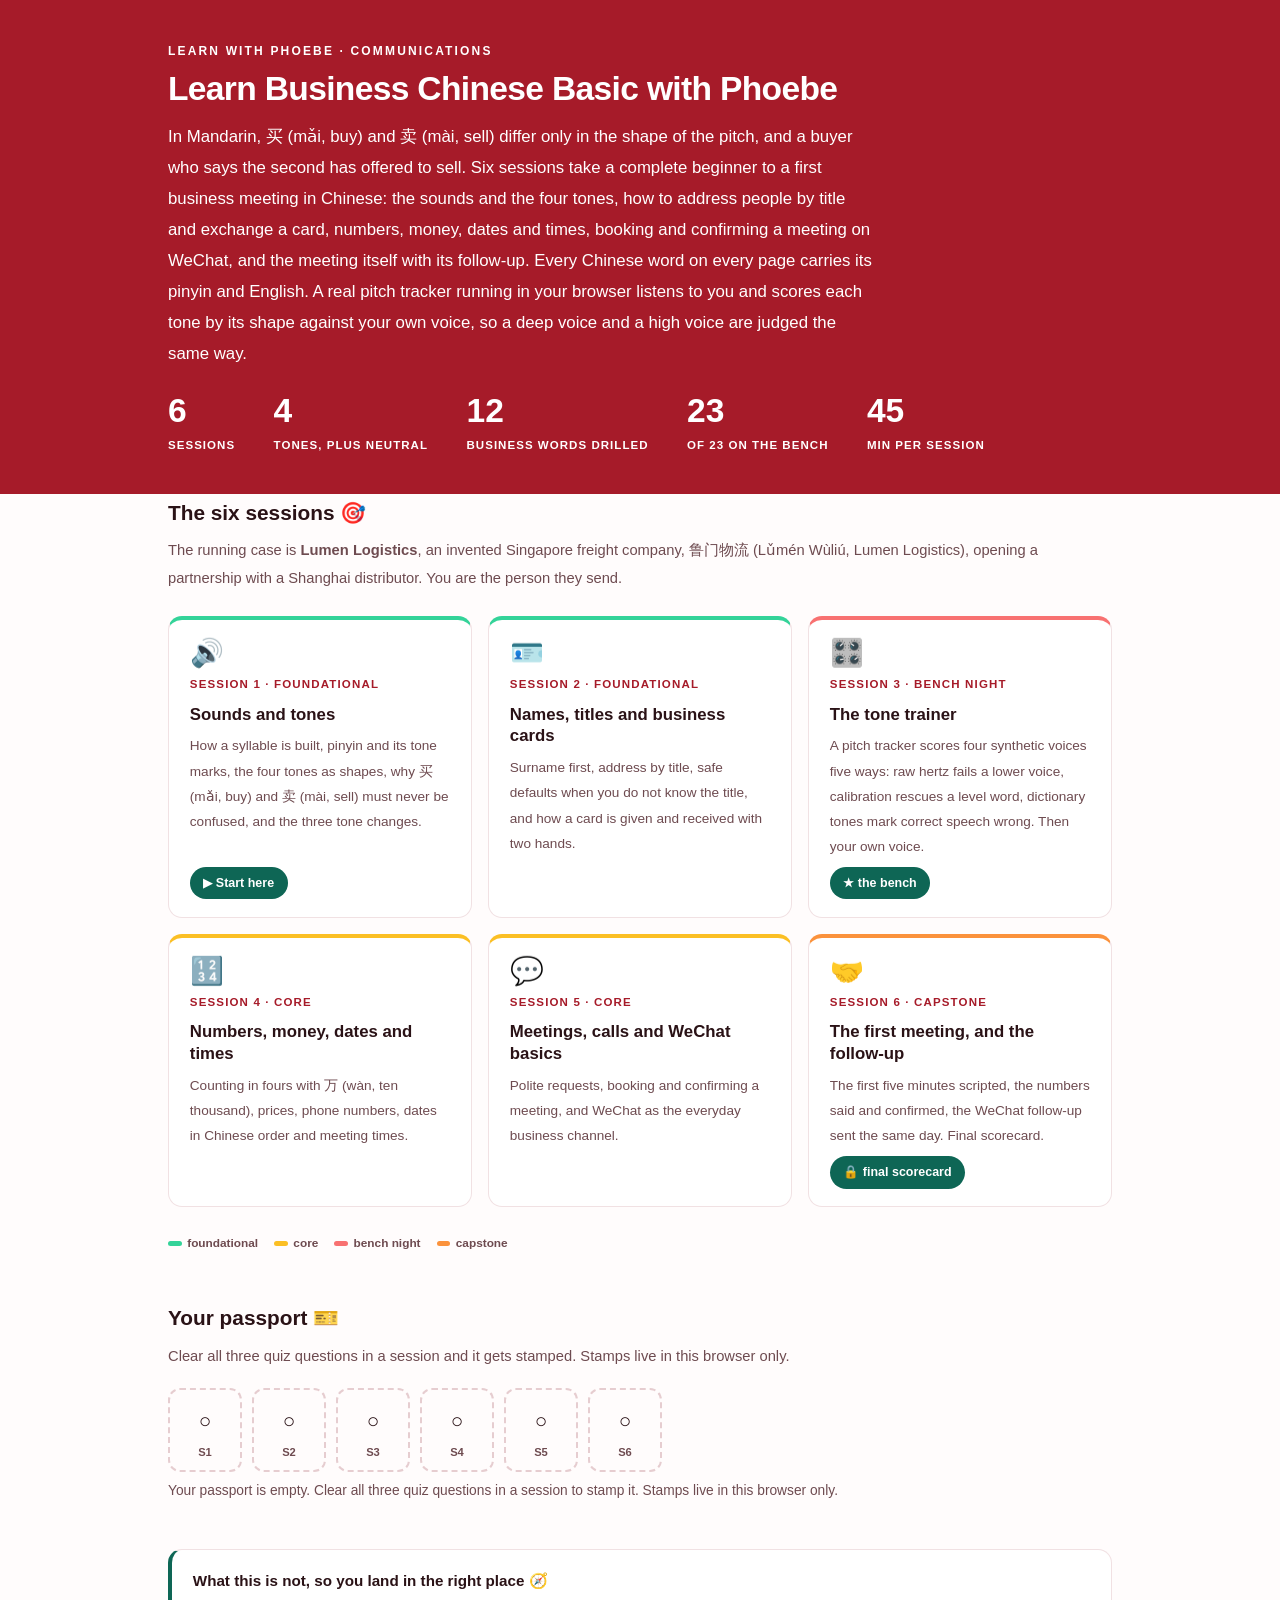
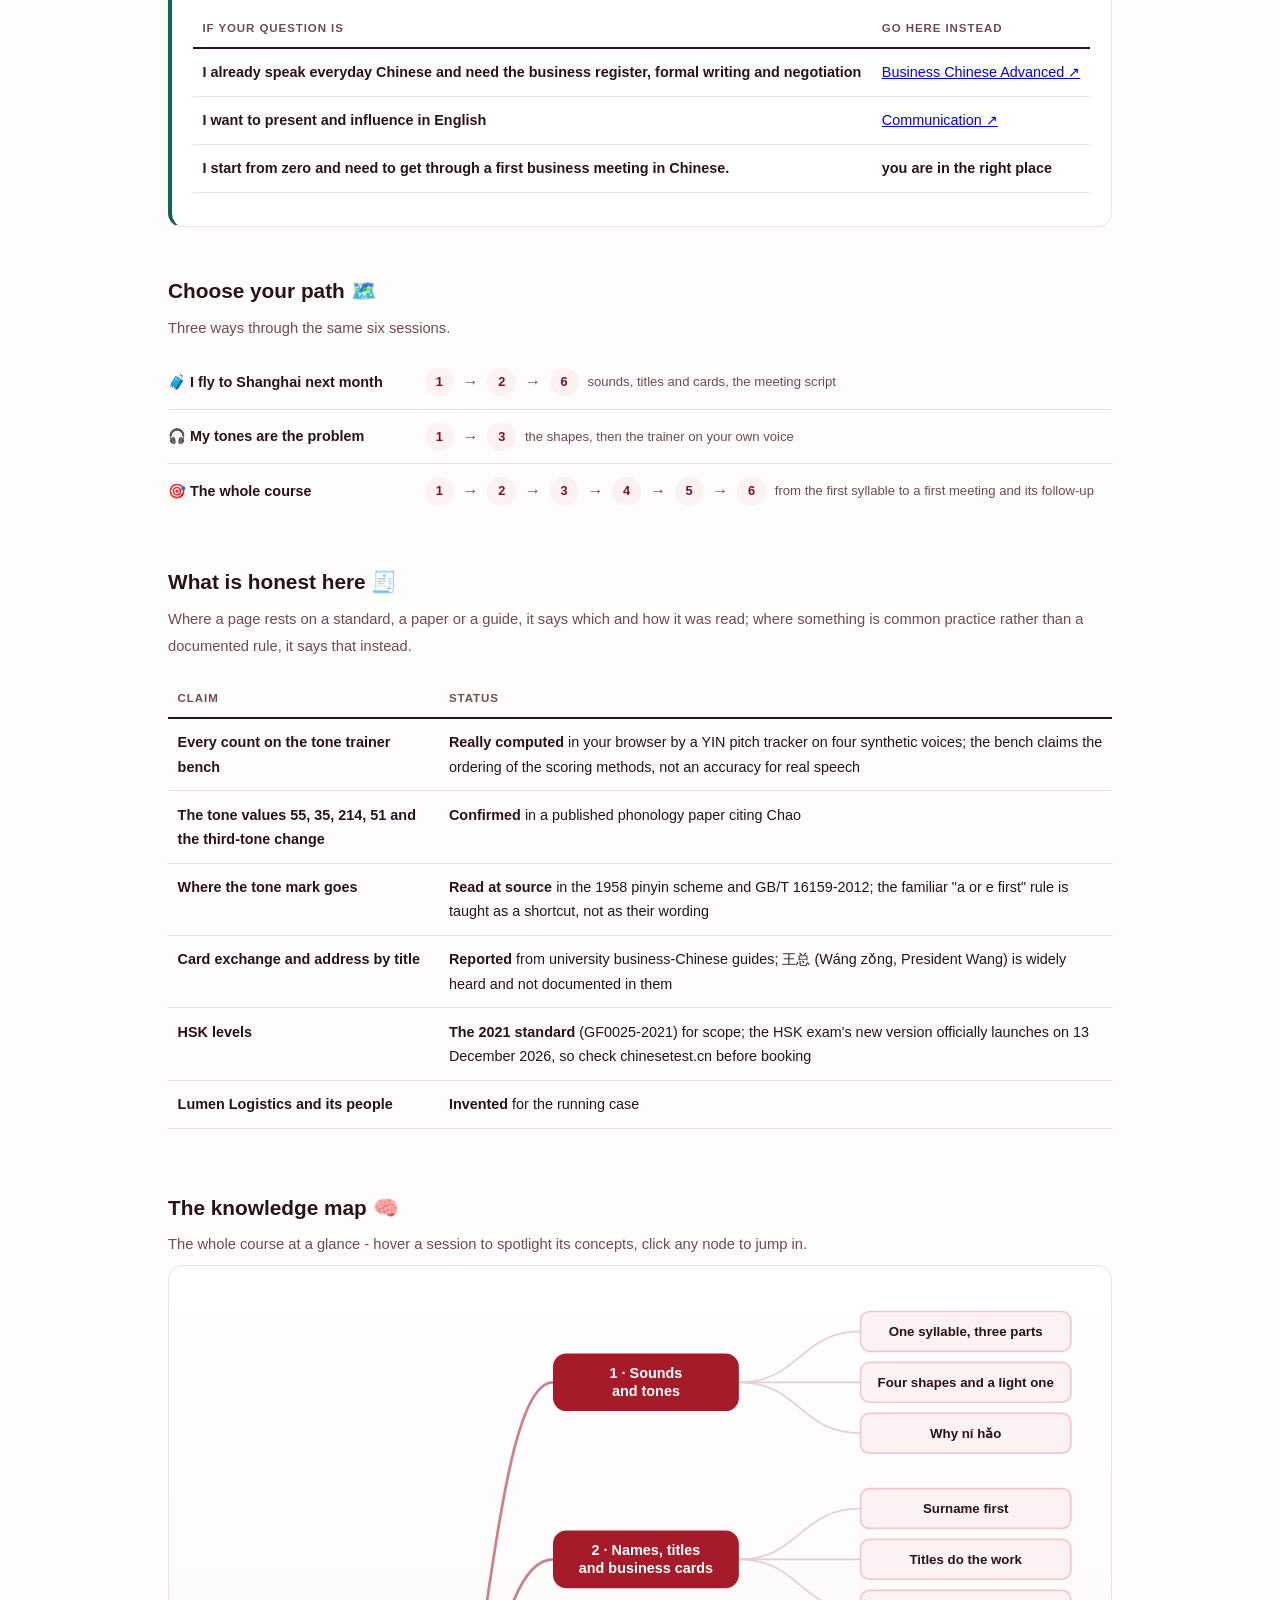
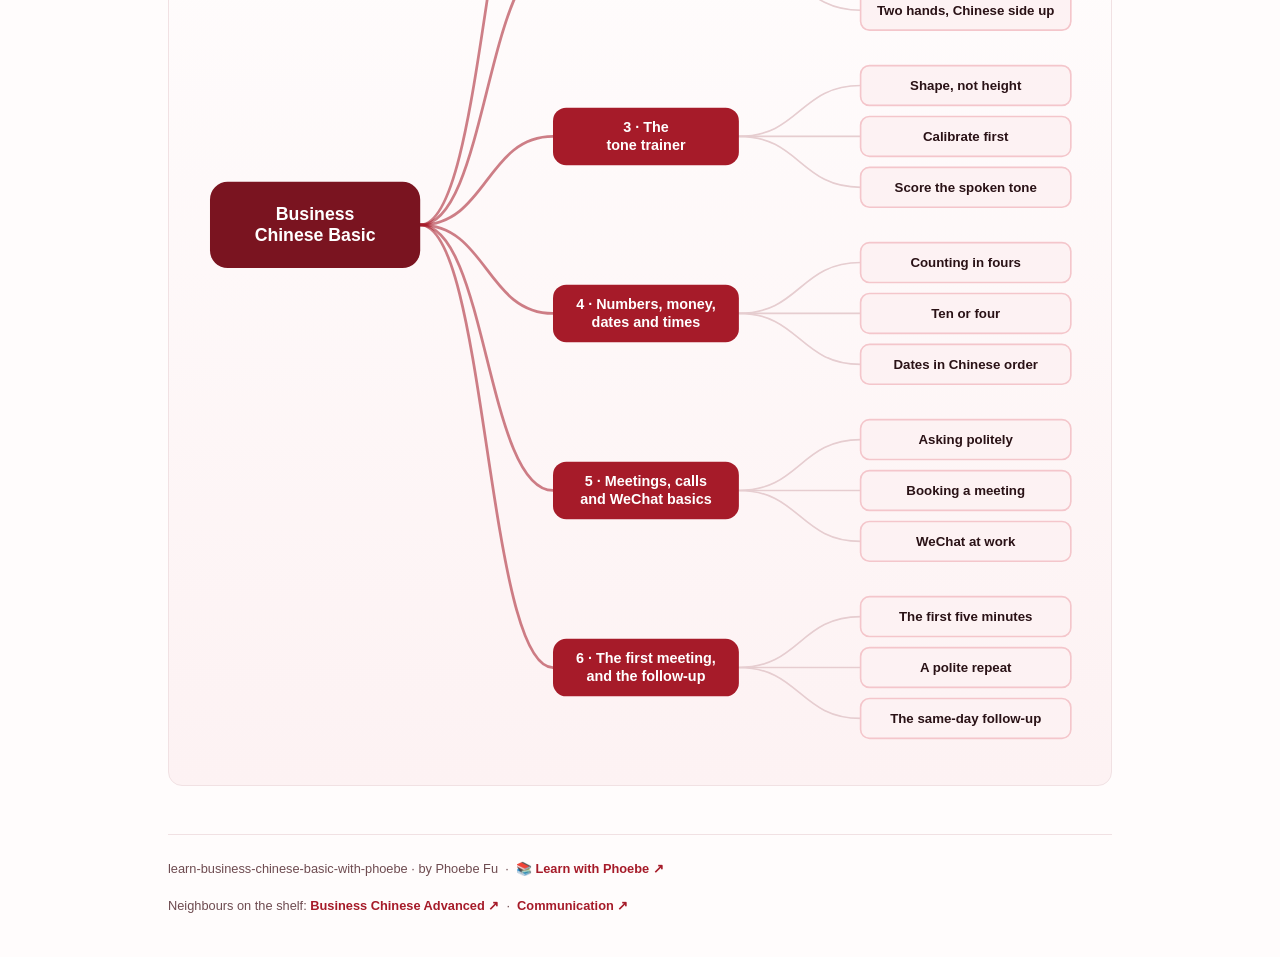
<file: index.html>
<!DOCTYPE html>
<html lang="en">
<head>
<meta charset="UTF-8">
<meta name="viewport" content="width=device-width, initial-scale=1.0">
<!-- social:start -->
<meta name="description" content="Six sessions from zero to a first business meeting in Mandarin: the sounds and the four tones, names, titles and business cards, numbers and money, meetings and WeChat, and a first meeting with its follow-up. A real pitch tracker in your browser scores your tones by shape, not height. Free, by Phoebe Fu.">
<meta property="og:type" content="website">
<meta property="og:site_name" content="Learn with Phoebe">
<meta property="og:title" content="Learn Business Chinese Basic with Phoebe">
<meta property="og:description" content="A tone trainer that scores the shape of your pitch, not its height: raw hertz gets a lower voice right 6 times in 23, the calibrated method 23 in 23.">
<meta property="og:url" content="https://phoebefu6.github.io/learn-business-chinese-basic-with-phoebe/">
<meta property="og:image" content="https://phoebefu6.github.io/learn-business-chinese-basic-with-phoebe/assets/og-cover.png">
<meta property="og:image:width" content="1200">
<meta property="og:image:height" content="630">
<meta name="twitter:card" content="summary_large_image">
<meta name="twitter:title" content="Learn Business Chinese Basic with Phoebe">
<meta name="twitter:description" content="A tone trainer that scores the shape of your pitch, not its height: raw hertz gets a lower voice right 6 times in 23, the calibrated method 23 in 23.">
<meta name="twitter:image" content="https://phoebefu6.github.io/learn-business-chinese-basic-with-phoebe/assets/og-cover.png">
<!-- social:end -->
<title>Learn Business Chinese Basic with Phoebe</title>
<link rel="stylesheet" href="assets/style.css?v=20">
<style>

  .stats-row { display: flex; gap: 2.4rem; margin-top: 1.5rem; flex-wrap: wrap; }
  .stat b { display: block; font-size: 2.1rem; font-weight: 800; line-height: 1.05; font-variant-numeric: tabular-nums; }
  .stat span { font-size: .72rem; opacity: 1; text-transform: uppercase; letter-spacing: .09em; font-weight: 600; }

  .course-grid { display: grid; grid-template-columns: repeat(auto-fit, minmax(17rem, 1fr)); gap: 1rem; margin-top: 1.5rem; }
  .course-card {
    border: 1px solid var(--hairline);
    border-top: 4px solid var(--diff, var(--indigo));
    border-radius: var(--radius);
    padding: 1.2rem 1.3rem 1.1rem;
    display: flex;
    flex-direction: column;
    gap: .5rem;
    text-decoration: none;
    color: var(--ink);
    background: #fff;
    transition: box-shadow .15s ease, border-color .15s ease, transform .15s ease;
    position: relative;
  }
  .course-card:hover { border-color: var(--indigo-soft); border-top-color: var(--diff, var(--indigo)); box-shadow: 0 8px 28px rgba(var(--shadow-rgb),.16); transform: translateY(-3px); }
  .course-card .cicon { font-size: 1.7rem; line-height: 1; }
  .course-card .cnum { font-size: .72rem; font-weight: 700; color: var(--indigo); text-transform: uppercase; letter-spacing: .1em; }
  .course-card h3 { font-size: 1.05rem; font-weight: 800; line-height: 1.3; }
  .course-card p { font-size: .85rem; color: var(--muted); flex: 1; }
  .course-card .meta { display: flex; gap: .4rem; flex-wrap: wrap; }

  .diff-legend { display: flex; gap: 1rem; margin-top: 1.6rem; font-size: .74rem; color: var(--muted); font-weight: 600; flex-wrap: wrap; }
  .diff-legend i { display: inline-block; width: .85rem; height: .35rem; border-radius: 999px; margin-right: .35rem; vertical-align: middle; }

  .paths { margin-top: 2.6rem; }
  .paths h2 { font-size: 1.3rem; font-weight: 800; margin-bottom: .3rem; }
  .paths .plede { color: var(--muted); font-size: .92rem; margin-bottom: .8rem; }
  .path { display: flex; gap: .55rem; align-items: center; padding: .75rem 0; border-bottom: .5px solid var(--hairline); flex-wrap: wrap; }
  .path:last-child { border-bottom: none; }
  .path b { min-width: 15.5rem; font-size: .9rem; }
  .path .pstep { background: var(--indigo-50); color: var(--indigo-deep); border-radius: 999px; padding: .16rem .68rem; font-weight: 700; font-size: .8rem; text-decoration: none; transition: all .12s ease; }
  .path .pstep:hover { background: var(--indigo); color: #fff; }
  .path .parr { color: var(--muted); font-weight: 700; }

  .mm-section { margin-top: 1.6rem; }
  .mm-section h2 { font-size: 1.3rem; font-weight: 800; margin-bottom: .2rem; }
  .mm-section .mm-lede { color: var(--muted); font-size: .92rem; margin-bottom: .4rem; }
  .mm-wrap { border: 1px solid var(--hairline); border-radius: var(--radius); background: linear-gradient(180deg,#fff,var(--indigo-50)); padding: .6rem; overflow-x: auto; }
  .mm-svg { width: 100%; height: auto; display: block; max-width: 60rem; margin: 0 auto; min-width: 34rem; }
  .mm-link { cursor: pointer; text-decoration: none; }
  .mm-node rect { transition: opacity .15s ease, filter .15s ease; }
  .mm-node text { pointer-events: none; }
  .mm-link:hover .mm-node rect { filter: brightness(1.06); }
  .mm-edge { transition: opacity .15s ease; }

  .not-this { border: 1px solid var(--hairline); border-left: 4px solid var(--clay); border-radius: var(--radius); background: #fff; padding: 1.1rem 1.3rem; margin-top: 1.2rem; }
  .not-this h3 { font-size: .95rem; font-weight: 800; margin-bottom: .5rem; }
  .siblings { display: grid; grid-template-columns: repeat(auto-fit, minmax(13rem, 1fr)); gap: .8rem; margin-top: 1rem; }
  .sibling { border: 1px solid var(--hairline); border-radius: 12px; padding: .9rem 1rem; background: #fff; text-decoration: none; color: var(--ink); font-size: .86rem; }
  .sibling b { display: block; font-size: .92rem; margin-bottom: .2rem; }
  .sibling span { color: var(--muted); }
  .sibling.here { border-color: var(--indigo); background: var(--indigo-50); }
</style>
</head>
<body>

<header class="masthead">
  <div class="wrap">
    <div class="eyebrow">Learn with Phoebe · Communications</div>
    <h1>Learn <span class="accent">Business Chinese</span> Basic with Phoebe</h1>
    <p class="sub">In Mandarin, 买 (mǎi, buy) and 卖 (mài, sell) differ only in the shape of the pitch, and a buyer who says the second has offered to sell. Six sessions take a complete beginner to a first business meeting in Chinese: the sounds and the four tones, how to address people by title and exchange a card, numbers, money, dates and times, booking and confirming a meeting on WeChat, and the meeting itself with its follow-up. Every Chinese word on every page carries its pinyin and English. A real pitch tracker running in your browser listens to you and scores each tone by its shape against your own voice, so a deep voice and a high voice are judged the same way.</p>
    <div class="stats-row">
      <div class="stat"><b data-count="6">6</b><span>sessions</span></div>
      <div class="stat"><b data-count="4">4</b><span>tones, plus neutral</span></div>
      <div class="stat"><b data-count="12">12</b><span>business words drilled</span></div>
      <div class="stat"><b data-count="23">23</b><span>of 23 on the bench</span></div>
      <div class="stat"><b data-count="45">45</b><span>min per session</span></div>
    </div>
  </div>
</header>

<main class="wrap">

  <section class="section">
    <div class="paths" style="margin-top:0">
      <h2>The six sessions 🎯</h2>
      <p class="plede">The running case is <strong>Lumen Logistics</strong>, an invented Singapore freight company, 鲁门物流 (Lǔmén Wùliú, Lumen Logistics), opening a partnership with a Shanghai distributor. You are the person they send.</p>
    </div>
    <div class="course-grid">
      <a class="course-card" href="courses/01-sounds-and-tones.html" style="--diff:#34D399">
        <span class="cicon">🔊</span>
        <span class="cnum">Session 1 · foundational</span>
        <h3>Sounds and tones</h3>
        <p>How a syllable is built, pinyin and its tone marks, the four tones as shapes, why 买 (mǎi, buy) and 卖 (mài, sell) must never be confused, and the three tone changes.</p>
        <span class="meta"><span class="pill amber">▶ Start here</span></span>
      </a>
      <a class="course-card" href="courses/02-names-titles-and-cards.html" style="--diff:#34D399">
        <span class="cicon">🪪</span>
        <span class="cnum">Session 2 · foundational</span>
        <h3>Names, titles and business cards</h3>
        <p>Surname first, address by title, safe defaults when you do not know the title, and how a card is given and received with two hands.</p>
        <span class="meta"></span>
      </a>
      <a class="course-card" href="courses/03-the-tone-trainer.html" style="--diff:#F87171">
        <span class="cicon">🎛️</span>
        <span class="cnum">Session 3 · bench night</span>
        <h3>The tone trainer</h3>
        <p>A pitch tracker scores four synthetic voices five ways: raw hertz fails a lower voice, calibration rescues a level word, dictionary tones mark correct speech wrong. Then your own voice.</p>
        <span class="meta"><span class="pill amber">★ the bench</span></span>
      </a>
      <a class="course-card" href="courses/04-numbers-money-dates.html" style="--diff:#FBBF24">
        <span class="cicon">🔢</span>
        <span class="cnum">Session 4 · core</span>
        <h3>Numbers, money, dates and times</h3>
        <p>Counting in fours with 万 (wàn, ten thousand), prices, phone numbers, dates in Chinese order and meeting times.</p>
        <span class="meta"></span>
      </a>
      <a class="course-card" href="courses/05-meetings-calls-and-wechat.html" style="--diff:#FBBF24">
        <span class="cicon">💬</span>
        <span class="cnum">Session 5 · core</span>
        <h3>Meetings, calls and WeChat basics</h3>
        <p>Polite requests, booking and confirming a meeting, and WeChat as the everyday business channel.</p>
        <span class="meta"></span>
      </a>
      <a class="course-card" href="courses/06-the-first-meeting.html" style="--diff:#FB923C">
        <span class="cicon">🤝</span>
        <span class="cnum">Session 6 · capstone</span>
        <h3>The first meeting, and the follow-up</h3>
        <p>The first five minutes scripted, the numbers said and confirmed, the WeChat follow-up sent the same day. Final scorecard.</p>
        <span class="meta"><span class="pill amber">🔒 final scorecard</span></span>
      </a>
    </div>
    <div class="diff-legend">
      <span><i style="background:#34D399"></i>foundational</span>
      <span><i style="background:#FBBF24"></i>core</span>
      <span><i style="background:#F87171"></i>bench night</span>
      <span><i style="background:#FB923C"></i>capstone</span>
    </div>
  </section>

  <section class="section">
    <div class="paths" style="margin-top:0">
      <h2>Your passport 🎫</h2>
      <p class="plede">Clear all three quiz questions in a session and it gets stamped. Stamps live in this browser only.</p>
    </div>
    <div class="pp-strip"></div>
  </section>

  <section class="section">
    <div class="not-this">
      <h3>What this is not, so you land in the right place 🧭</h3>
      <table class="clean">
        <tr><th>If your question is</th><th>Go here instead</th></tr>
        <tr><td>I already speak everyday Chinese and need the business register, formal writing and negotiation</td><td><a href="https://phoebefu6.github.io/learn-business-chinese-advanced-with-phoebe/">Business Chinese Advanced ↗</a></td></tr>
        <tr><td>I want to present and influence in English</td><td><a href="https://phoebefu6.github.io/learn-communication-with-phoebe/">Communication ↗</a></td></tr>
        <tr><td><strong>I start from zero and need to get through a first business meeting in Chinese.</strong></td><td><strong>you are in the right place</strong></td></tr>
      </table>
    </div>
  </section>

  <section class="section">
    <div class="paths">
      <h2>Choose your path 🗺️</h2>
      <p class="plede">Three ways through the same six sessions.</p>
      <div class="path"><b>🧳 I fly to Shanghai next month</b>
        <a class="pstep" href="courses/01-sounds-and-tones.html">1</a><span class="parr">→</span><a class="pstep" href="courses/02-names-titles-and-cards.html">2</a><span class="parr">→</span><a class="pstep" href="courses/06-the-first-meeting.html">6</a>
        <span style="font-size:.82rem;color:var(--muted)">sounds, titles and cards, the meeting script</span>
      </div>
      <div class="path"><b>🎧 My tones are the problem</b>
        <a class="pstep" href="courses/01-sounds-and-tones.html">1</a><span class="parr">→</span><a class="pstep" href="courses/03-the-tone-trainer.html">3</a>
        <span style="font-size:.82rem;color:var(--muted)">the shapes, then the trainer on your own voice</span>
      </div>
      <div class="path"><b>🎯 The whole course</b>
        <a class="pstep" href="courses/01-sounds-and-tones.html">1</a><span class="parr">→</span><a class="pstep" href="courses/02-names-titles-and-cards.html">2</a><span class="parr">→</span><a class="pstep" href="courses/03-the-tone-trainer.html">3</a><span class="parr">→</span><a class="pstep" href="courses/04-numbers-money-dates.html">4</a><span class="parr">→</span><a class="pstep" href="courses/05-meetings-calls-and-wechat.html">5</a><span class="parr">→</span><a class="pstep" href="courses/06-the-first-meeting.html">6</a>
        <span style="font-size:.82rem;color:var(--muted)">from the first syllable to a first meeting and its follow-up</span>
      </div>
    </div>
  </section>

  <section class="section">
    <div class="paths" style="margin-top:0">
      <h2>What is honest here 🧾</h2>
      <p class="plede">Where a page rests on a standard, a paper or a guide, it says which and how it was read; where something is common practice rather than a documented rule, it says that instead.</p>
    </div>
    <table class="clean">
      <tr><th>Claim</th><th>Status</th></tr>
      <tr><td>Every count on the tone trainer bench</td><td><strong>Really computed</strong> in your browser by a YIN pitch tracker on four synthetic voices; the bench claims the ordering of the scoring methods, not an accuracy for real speech</td></tr>
      <tr><td>The tone values 55, 35, 214, 51 and the third-tone change</td><td><strong>Confirmed</strong> in a published phonology paper citing Chao</td></tr>
      <tr><td>Where the tone mark goes</td><td><strong>Read at source</strong> in the 1958 pinyin scheme and GB/T 16159-2012; the familiar "a or e first" rule is taught as a shortcut, not as their wording</td></tr>
      <tr><td>Card exchange and address by title</td><td><strong>Reported</strong> from university business-Chinese guides; 王总 (Wáng zǒng, President Wang) is widely heard and not documented in them</td></tr>
      <tr><td>HSK levels</td><td><strong>The 2021 standard</strong> (GF0025-2021) for scope; the HSK exam's new version officially launches on 13 December 2026, so check chinesetest.cn before booking</td></tr>
      <tr><td>Lumen Logistics and its people</td><td><strong>Invented</strong> for the running case</td></tr>
    </table>
  </section>

  <section class="section mm-section">
    <h2>The knowledge map 🧠</h2>
    <p class="mm-lede">The whole course at a glance - hover a session to spotlight its concepts, click any node to jump in.</p>
    <div class="mm-wrap"><div id="mindmap"></div></div>
  </section>

  <footer class="pagefoot">
    <span>learn-business-chinese-basic-with-phoebe · by Phoebe Fu &nbsp;·&nbsp; 📚 <a href="https://phoebefu6.github.io/learn-with-phoebe/">Learn with Phoebe ↗</a></span>
    <span>Neighbours on the shelf: <a href="https://phoebefu6.github.io/learn-business-chinese-advanced-with-phoebe/">Business Chinese Advanced ↗</a> &nbsp;·&nbsp; <a href="https://phoebefu6.github.io/learn-communication-with-phoebe/">Communication ↗</a></span>
  </footer>

</main>

<script>
window.MINDMAP_DATA = {
  "title": "Business\nChinese Basic",
  "centerColor": "#7A1420",
  "sessions": [
    {
      "label": "Sounds\nand tones",
      "href": "courses/01-sounds-and-tones.html",
      "color": "#34D399",
      "concepts": [
        {
          "label": "One syllable, three parts",
          "href": "courses/01-sounds-and-tones.html"
        },
        {
          "label": "Four shapes and a light one",
          "href": "courses/01-sounds-and-tones.html"
        },
        {
          "label": "Why ní hǎo",
          "href": "courses/01-sounds-and-tones.html"
        }
      ]
    },
    {
      "label": "Names, titles\nand business cards",
      "href": "courses/02-names-titles-and-cards.html",
      "color": "#34D399",
      "concepts": [
        {
          "label": "Surname first",
          "href": "courses/02-names-titles-and-cards.html"
        },
        {
          "label": "Titles do the work",
          "href": "courses/02-names-titles-and-cards.html"
        },
        {
          "label": "Two hands, Chinese side up",
          "href": "courses/02-names-titles-and-cards.html"
        }
      ]
    },
    {
      "label": "The\ntone trainer",
      "href": "courses/03-the-tone-trainer.html",
      "color": "#F87171",
      "concepts": [
        {
          "label": "Shape, not height",
          "href": "courses/03-the-tone-trainer.html"
        },
        {
          "label": "Calibrate first",
          "href": "courses/03-the-tone-trainer.html"
        },
        {
          "label": "Score the spoken tone",
          "href": "courses/03-the-tone-trainer.html"
        }
      ]
    },
    {
      "label": "Numbers, money,\ndates and times",
      "href": "courses/04-numbers-money-dates.html",
      "color": "#FBBF24",
      "concepts": [
        {
          "label": "Counting in fours",
          "href": "courses/04-numbers-money-dates.html"
        },
        {
          "label": "Ten or four",
          "href": "courses/04-numbers-money-dates.html"
        },
        {
          "label": "Dates in Chinese order",
          "href": "courses/04-numbers-money-dates.html"
        }
      ]
    },
    {
      "label": "Meetings, calls\nand WeChat basics",
      "href": "courses/05-meetings-calls-and-wechat.html",
      "color": "#FBBF24",
      "concepts": [
        {
          "label": "Asking politely",
          "href": "courses/05-meetings-calls-and-wechat.html"
        },
        {
          "label": "Booking a meeting",
          "href": "courses/05-meetings-calls-and-wechat.html"
        },
        {
          "label": "WeChat at work",
          "href": "courses/05-meetings-calls-and-wechat.html"
        }
      ]
    },
    {
      "label": "The first meeting,\nand the follow-up",
      "href": "courses/06-the-first-meeting.html",
      "color": "#FB923C",
      "concepts": [
        {
          "label": "The first five minutes",
          "href": "courses/06-the-first-meeting.html"
        },
        {
          "label": "A polite repeat",
          "href": "courses/06-the-first-meeting.html"
        },
        {
          "label": "The same-day follow-up",
          "href": "courses/06-the-first-meeting.html"
        }
      ]
    }
  ]
};
</script>
<script src="assets/mindmap.js?v=1"></script>
<script src="assets/app.js?v=17"></script>
</body>
</html>
</file>
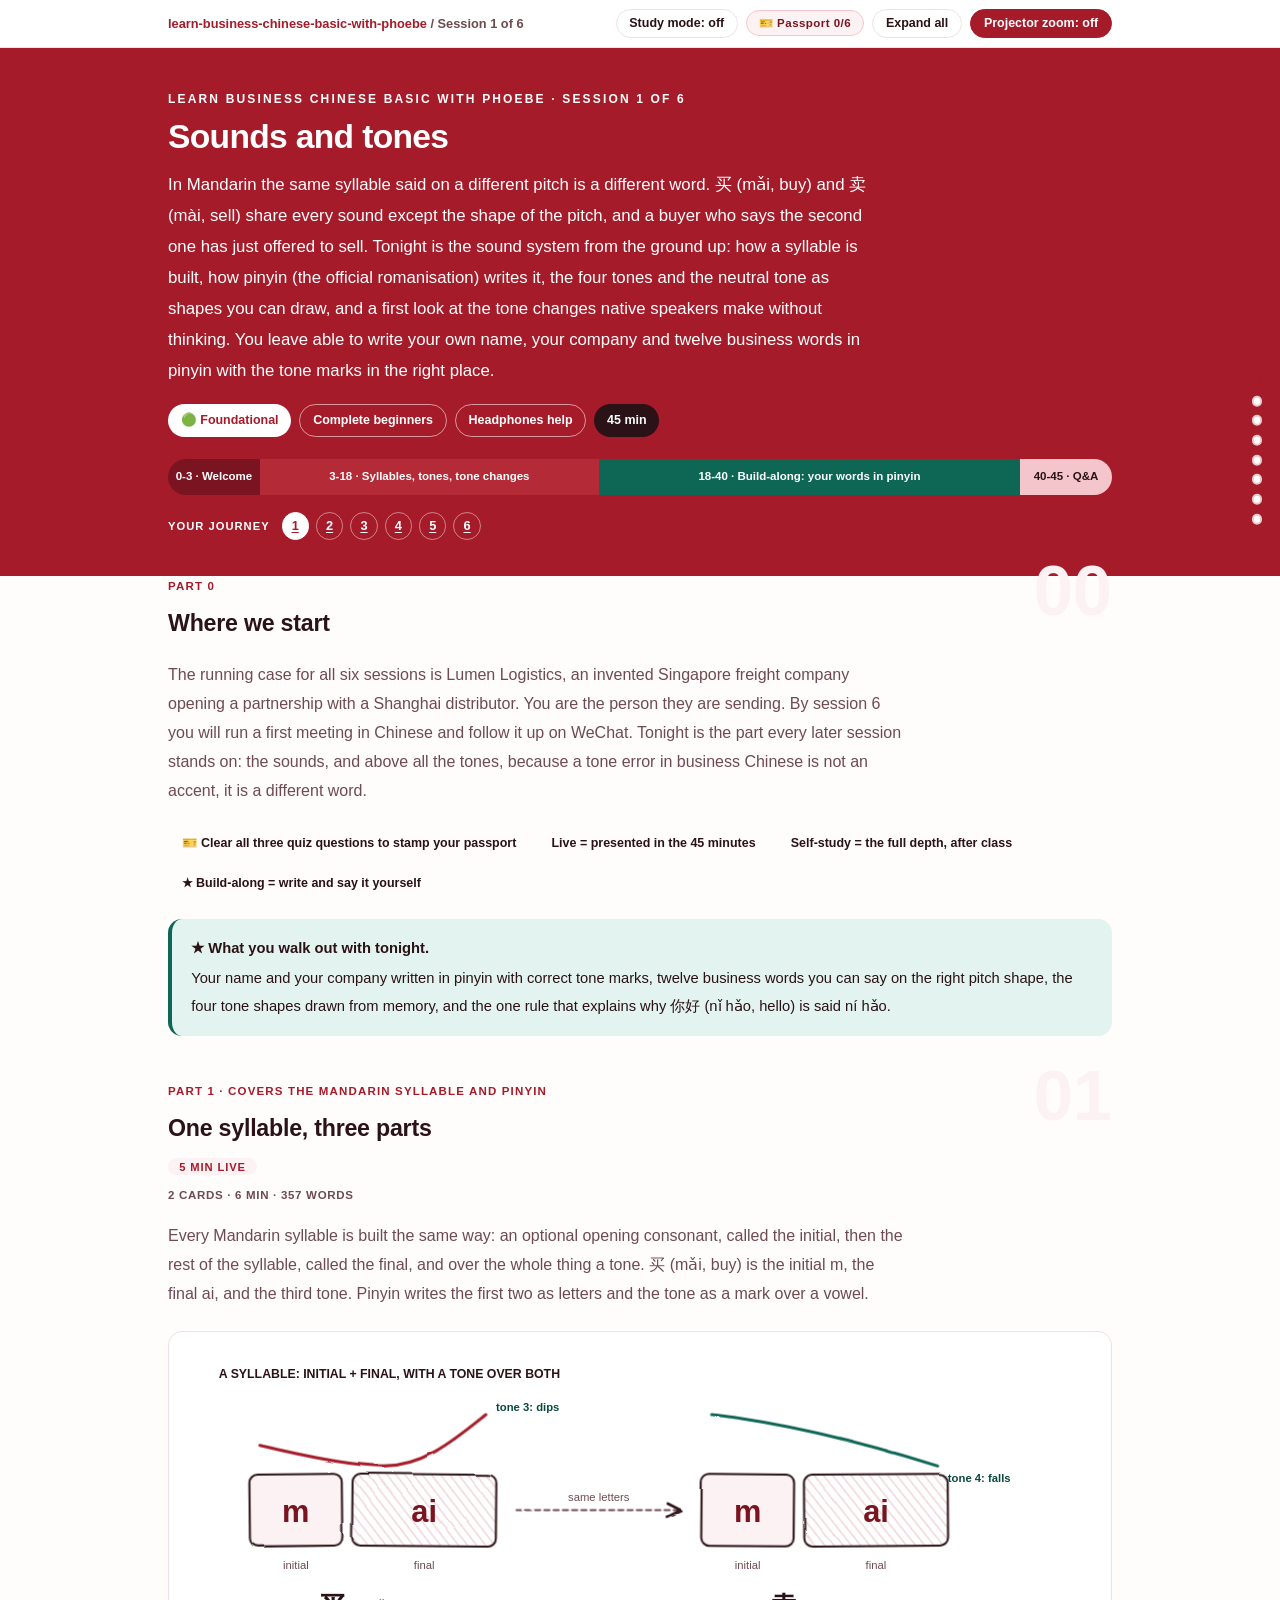
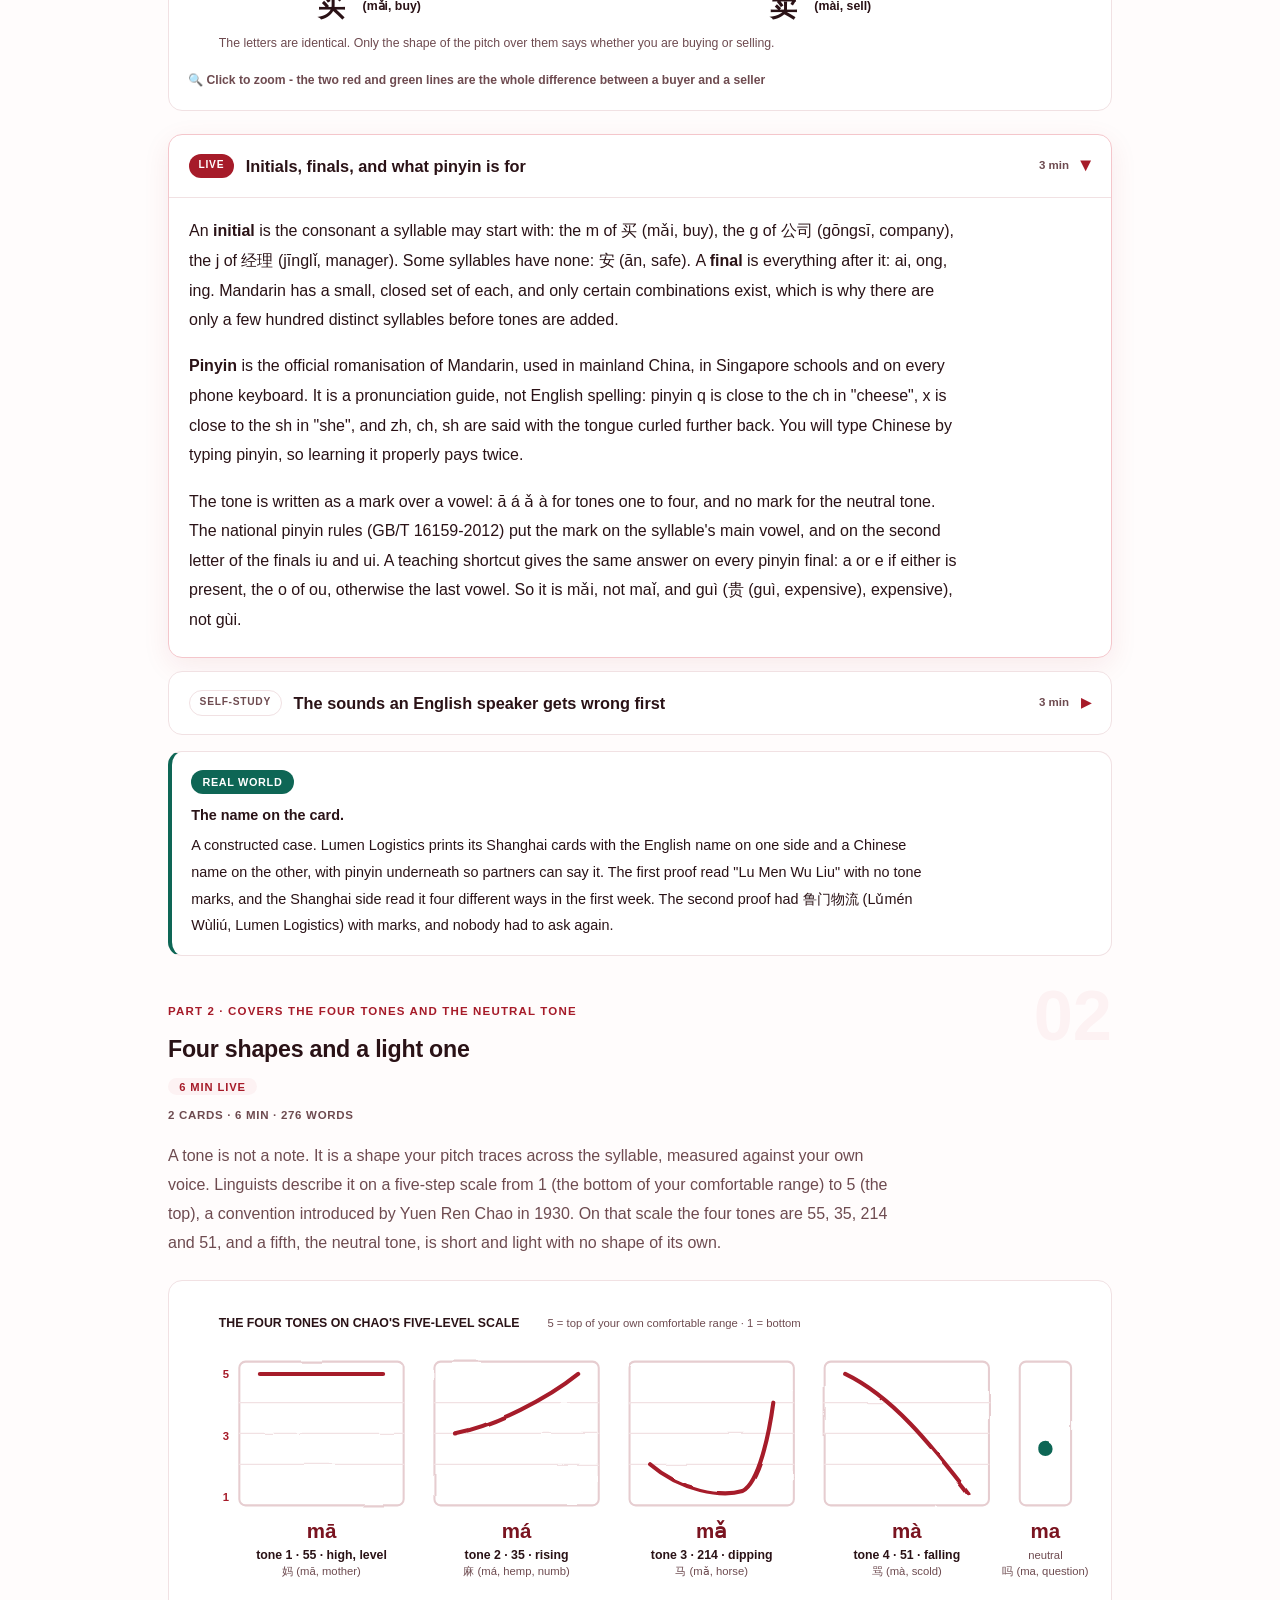
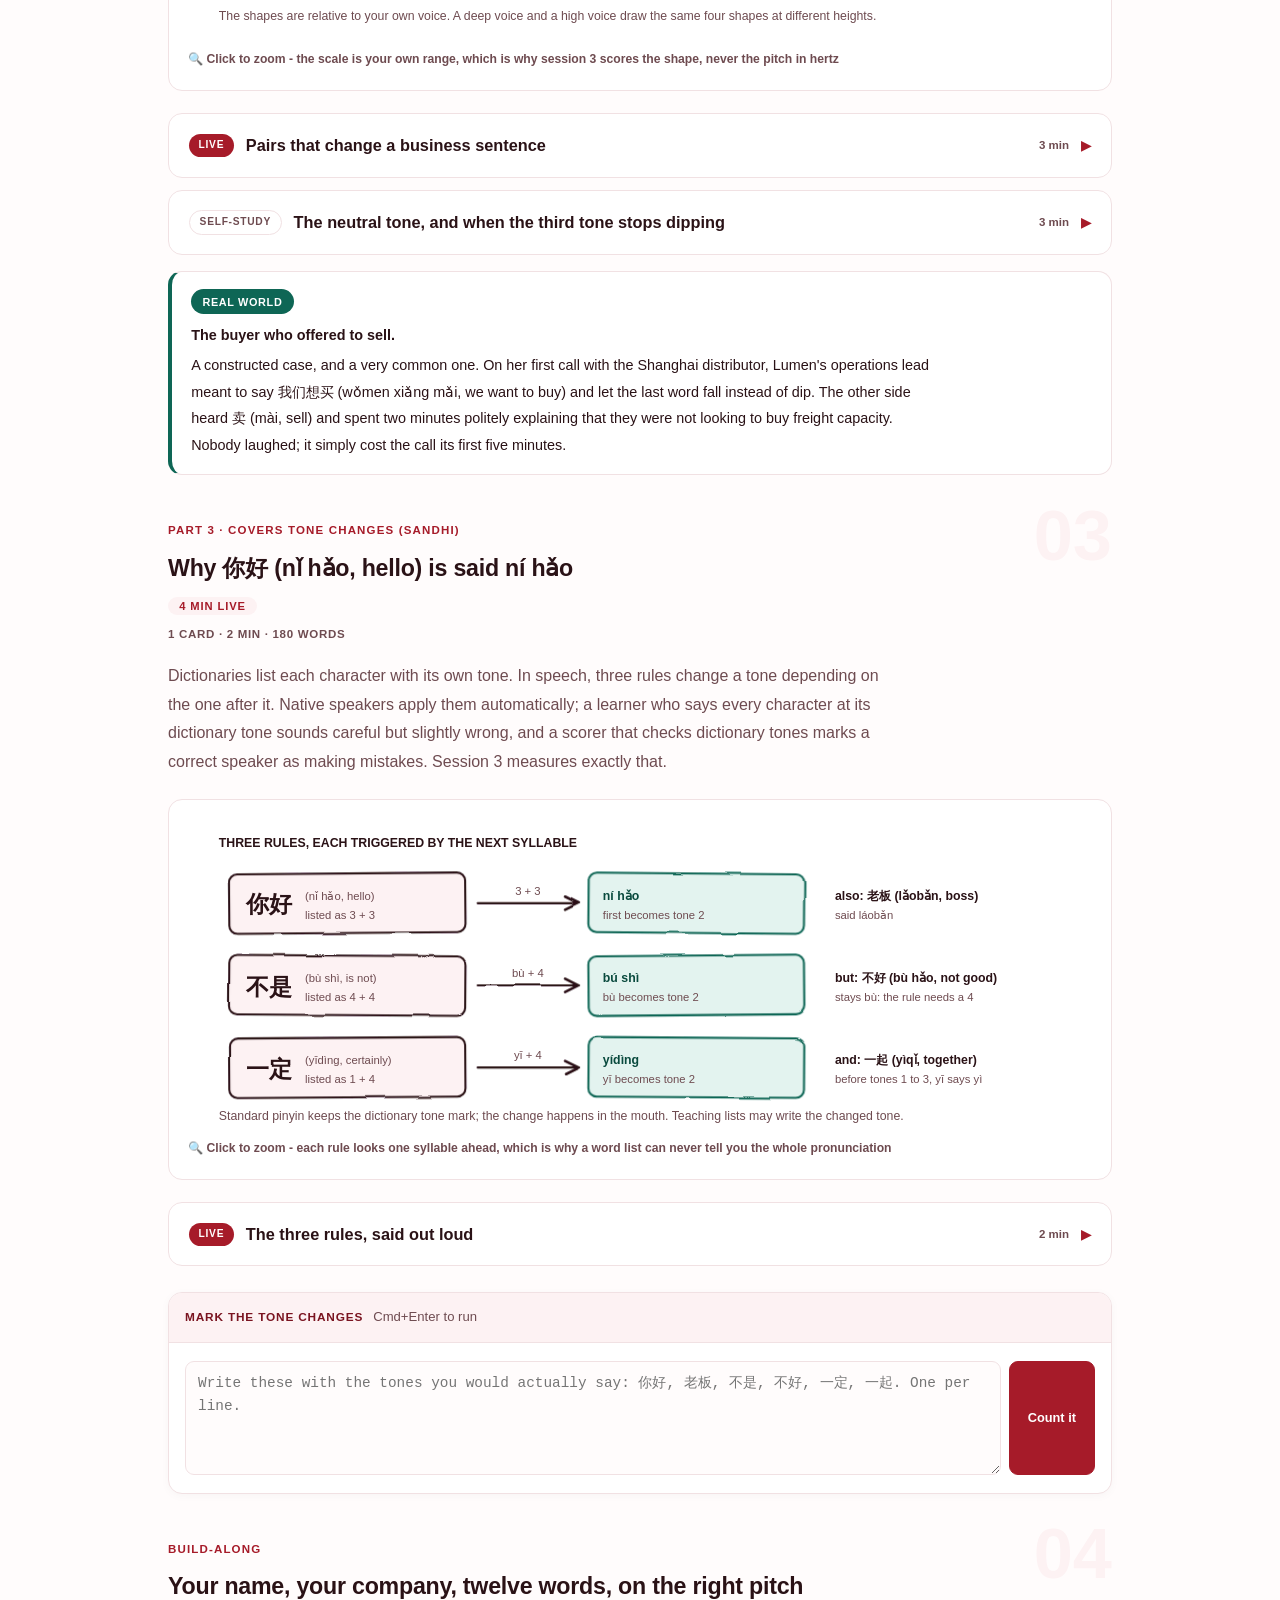
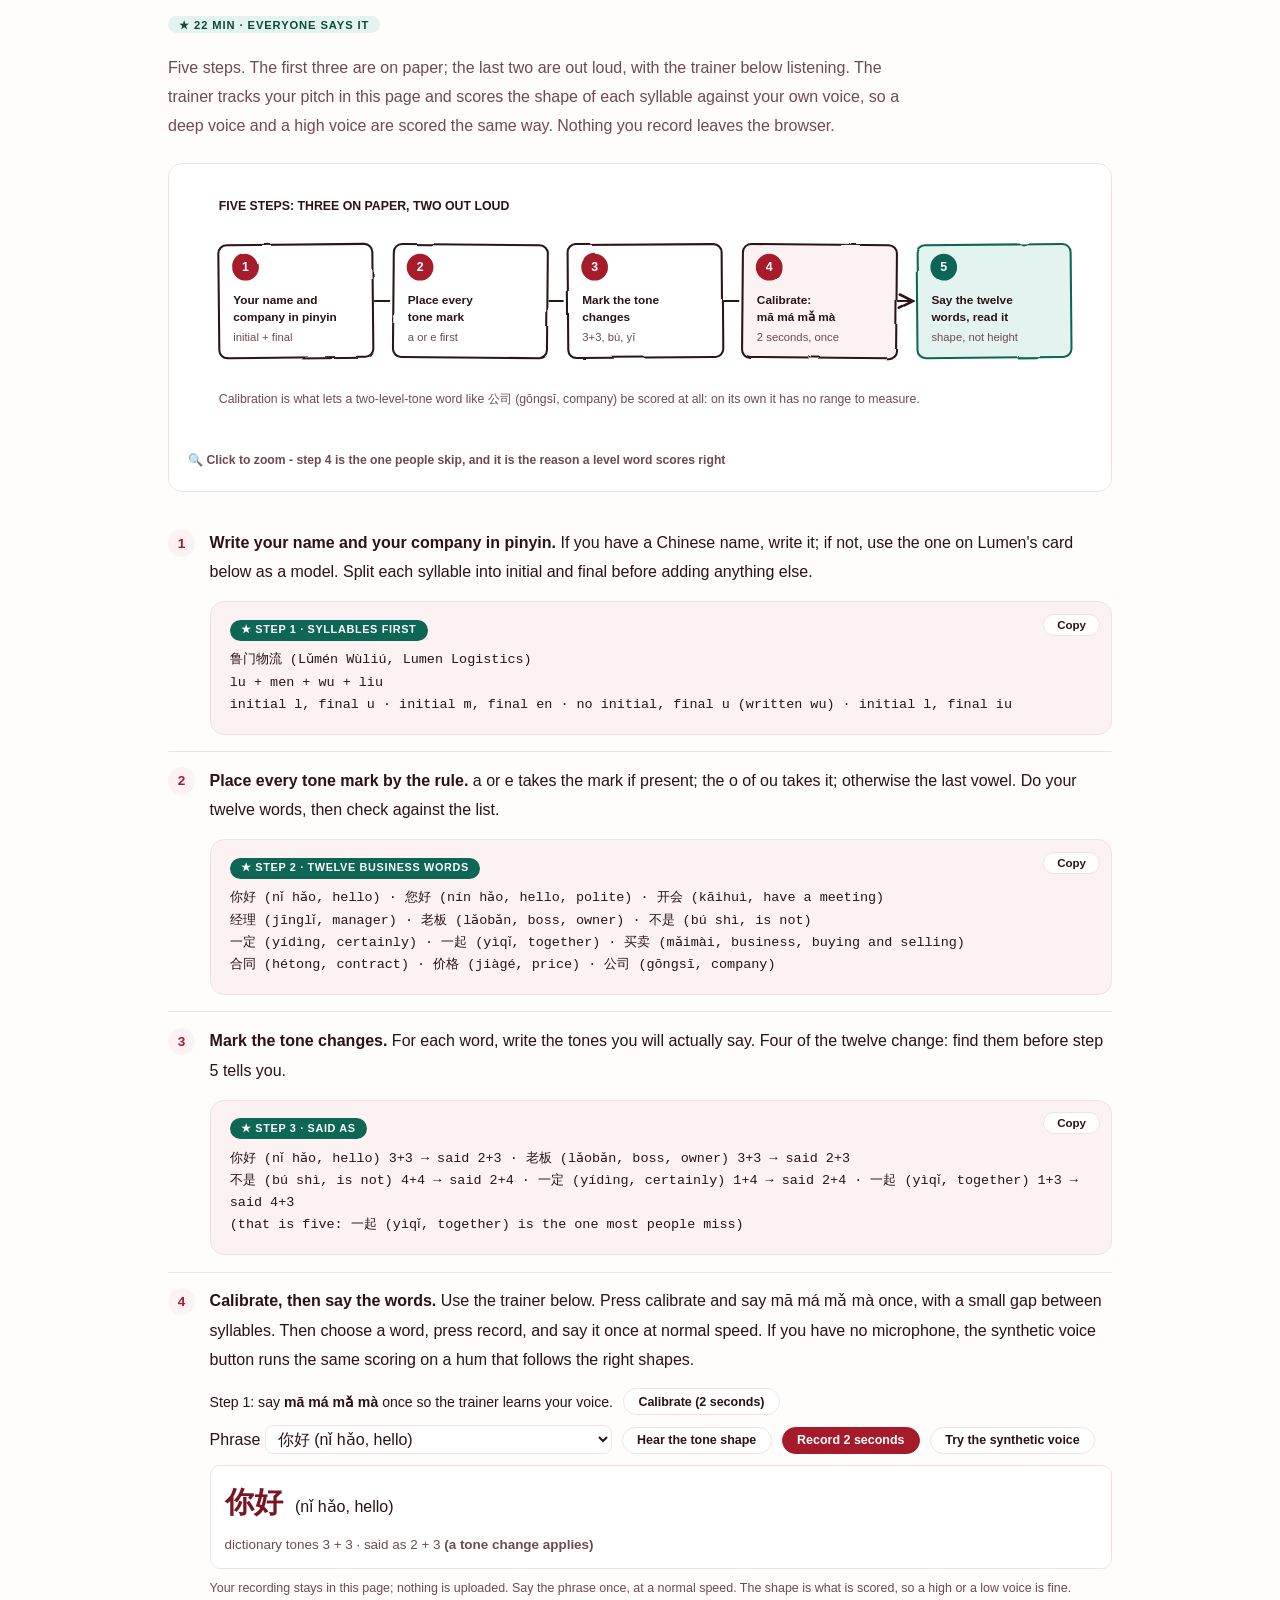
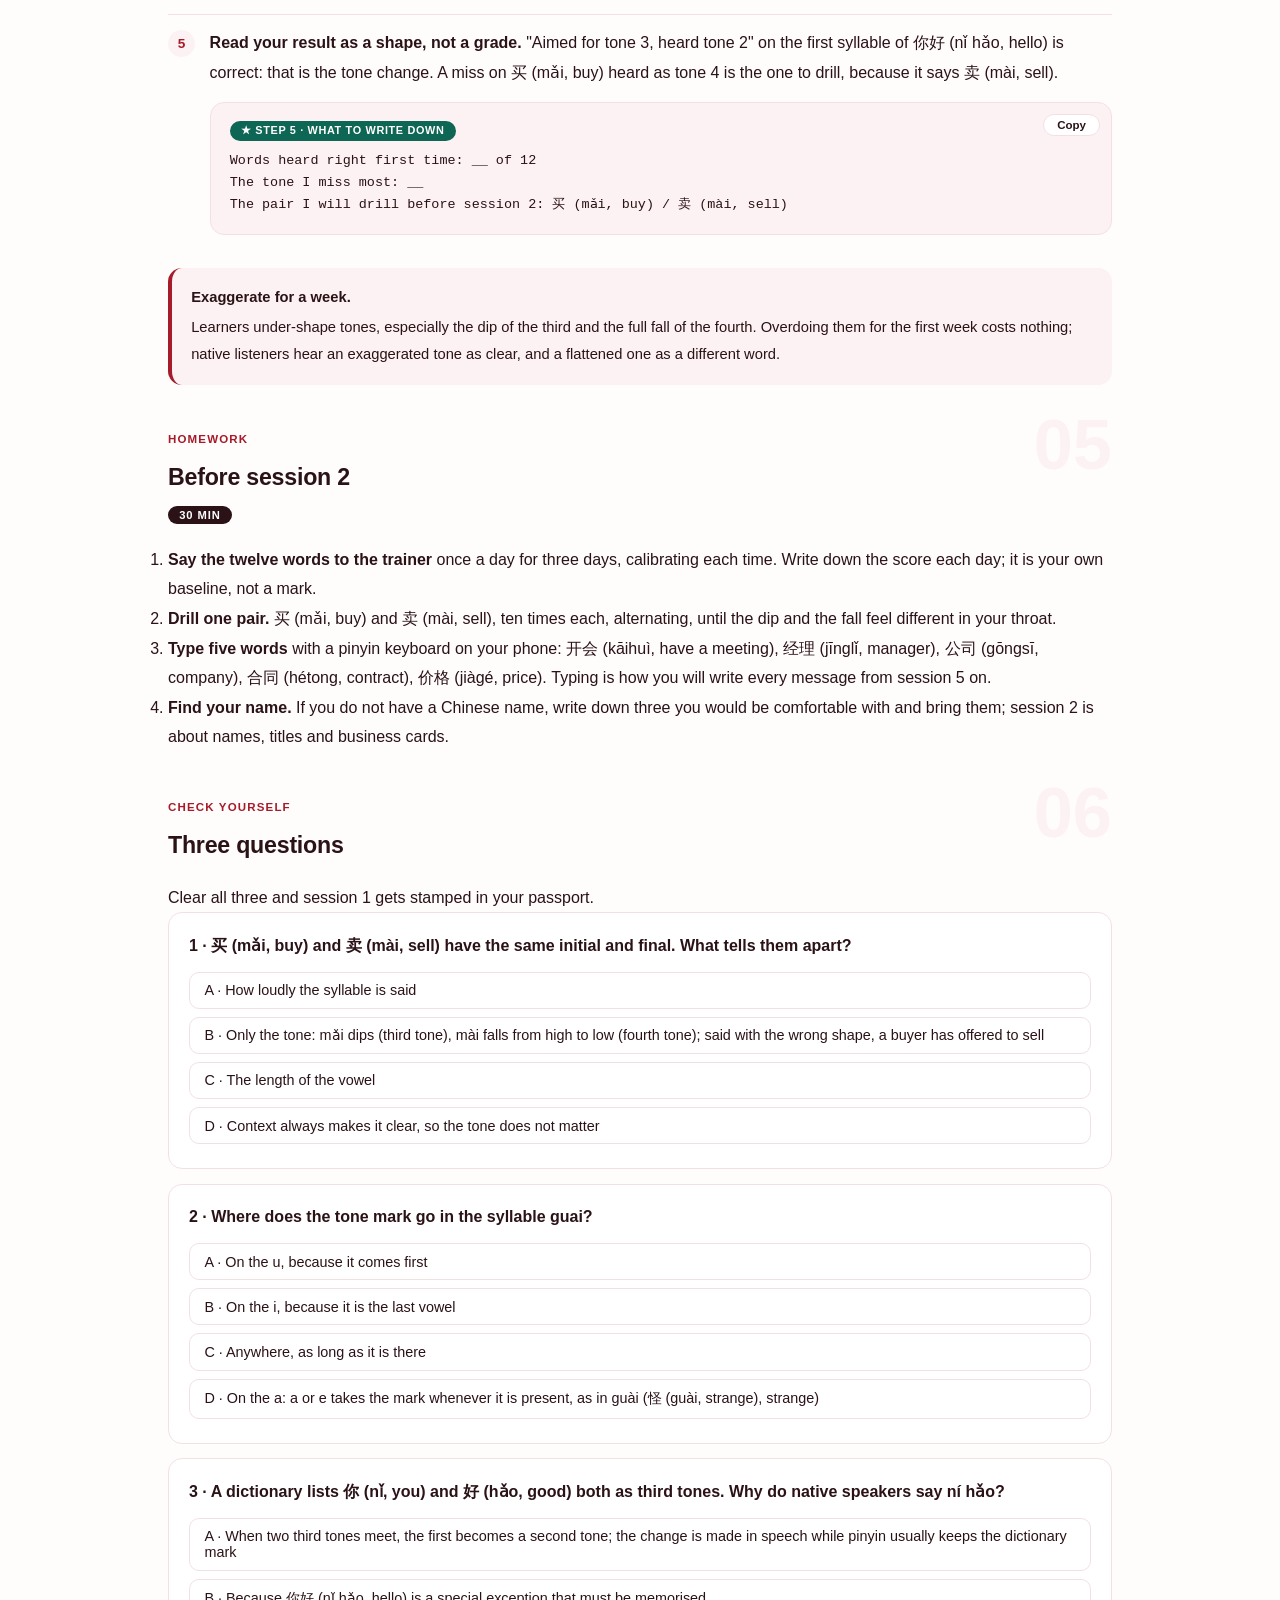
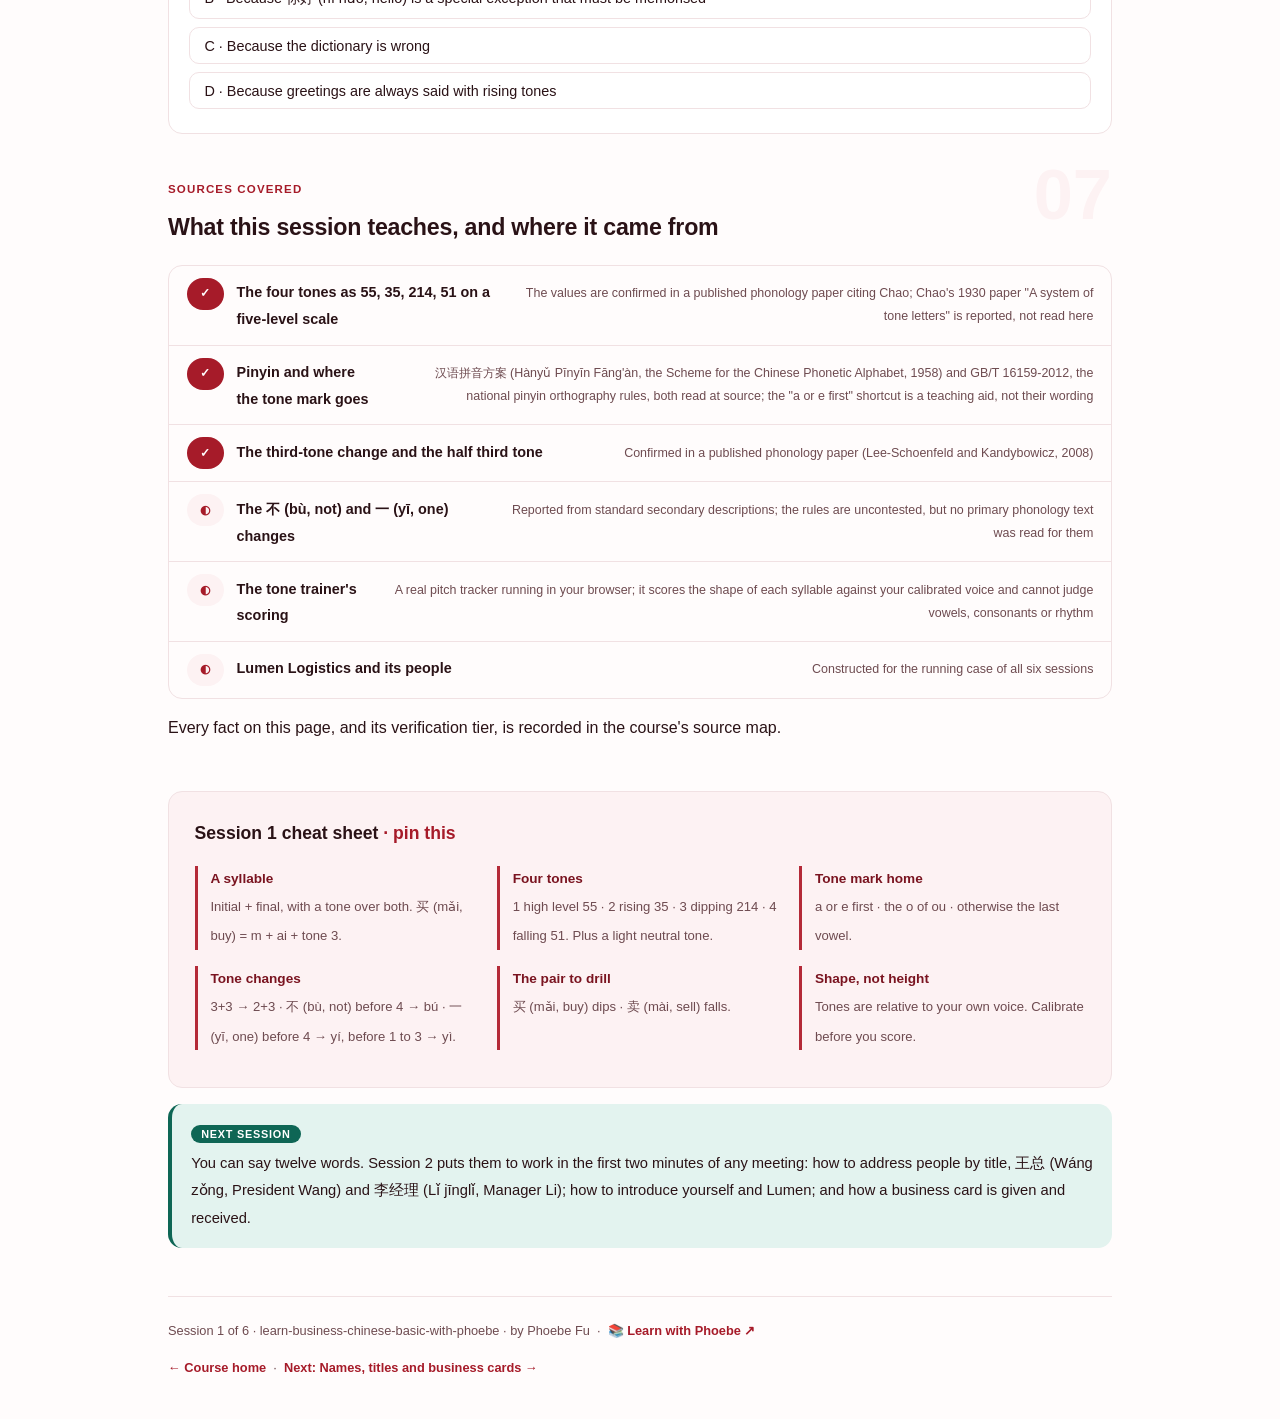
<file: courses/01-sounds-and-tones.html>
<!DOCTYPE html>
<html lang="en">
<head>
<meta charset="UTF-8">
<meta name="viewport" content="width=device-width, initial-scale=1.0">
<!-- social:start -->
<meta name="description" content="Session 1 of 6. How a Mandarin syllable is built, the four tones and the neutral tone as pitch shapes, why mǎi (buy) and mài (sell) must never be confused in a meeting, and a first look at the tone changes native speakers make. Build-along: your name, your company and twelve business words in pinyin with tone marks.">
<meta property="og:type" content="article">
<meta property="og:site_name" content="Learn with Phoebe">
<meta property="og:title" content="Sounds and tones - learn business chinese basic with phoebe">
<meta property="og:description" content="Session 1 of 6. One syllable, three parts, four tones. Buy and sell differ only in pitch.">
<meta property="og:url" content="https://phoebefu6.github.io/learn-business-chinese-basic-with-phoebe/courses/01-sounds-and-tones.html">
<meta property="og:image" content="https://phoebefu6.github.io/learn-business-chinese-basic-with-phoebe/assets/og-cover.png">
<meta property="og:image:width" content="1200">
<meta property="og:image:height" content="630">
<meta name="twitter:card" content="summary_large_image">
<meta name="twitter:title" content="Sounds and tones - learn business chinese basic with phoebe">
<meta name="twitter:description" content="Session 1 of 6. Pinyin, the four tones, and buy versus sell.">
<meta name="twitter:image" content="https://phoebefu6.github.io/learn-business-chinese-basic-with-phoebe/assets/og-cover.png">
<!-- social:end -->
<title>Session 1 · Sounds and tones - learn business chinese basic with phoebe</title>
<link rel="stylesheet" href="../assets/style.css?v=19">
</head>
<body>

<div class="toolbar">
  <div class="wrap">
    <span class="crumb"><a href="../index.html">learn-business-chinese-basic-with-phoebe</a> / Session 1 of 6</span>
    <button class="btn" id="toggle-all" type="button">Expand all</button>
    <button class="btn primary" id="zoom-toggle" type="button">Projector zoom: off</button>
  </div>
</div>

<header class="masthead">
  <div class="wrap">
    <div class="eyebrow">Learn Business Chinese Basic with Phoebe · Session 1 of 6</div>
    <h1>Sounds and <span class="accent">tones</span></h1>
    <p class="sub">In Mandarin the same syllable said on a different pitch is a different word. 买 (mǎi, buy) and 卖 (mài, sell) share every sound except the shape of the pitch, and a buyer who says the second one has just offered to sell. Tonight is the sound system from the ground up: how a syllable is built, how pinyin (the official romanisation) writes it, the four tones and the neutral tone as shapes you can draw, and a first look at the tone changes native speakers make without thinking. You leave able to write your own name, your company and twelve business words in pinyin with the tone marks in the right place.</p>
    <div class="chip-row">
      <span class="chip level">🟢 Foundational</span>
      <span class="chip audience">Complete beginners</span>
      <span class="chip audience">Headphones help</span>
      <span class="chip time">45 min</span>
    </div>
    <div class="agenda">
      <span class="a1" style="flex:1">0-3 · Welcome</span>
      <span class="a2" style="flex:4">3-18 · Syllables, tones, tone changes</span>
      <span class="a3" style="flex:5">18-40 · Build-along: your words in pinyin</span>
      <span class="a4" style="flex:1">40-45 · Q&amp;A</span>
    </div>
  </div>
</header>

<main class="wrap">

  <section class="section" id="intro">
    <div class="section-kicker">
      <span class="klabel">Part 0</span>
      <h2>Where we start</h2>
    </div>
    <p class="lede">The running case for all six sessions is Lumen Logistics, an invented Singapore freight company opening a partnership with a Shanghai distributor. You are the person they are sending. By session 6 you will run a first meeting in Chinese and follow it up on WeChat. Tonight is the part every later session stands on: the sounds, and above all the tones, because a tone error in business Chinese is not an accent, it is a different word.</p>

    <div class="legend">
      <span class="pill">🎫 Clear all three quiz questions to stamp your passport</span>
      <span class="pill">Live = presented in the 45 minutes</span>
      <span class="pill">Self-study = the full depth, after class</span>
      <span class="pill">★ Build-along = write and say it yourself</span>
    </div>

    <div class="callout win">
      <p><strong>★ What you walk out with tonight.</strong> Your name and your company written in pinyin with correct tone marks, twelve business words you can say on the right pitch shape, the four tone shapes drawn from memory, and the one rule that explains why 你好 (nǐ hǎo, hello) is said ní hǎo.</p>
    </div>
  </section>

  <section class="section" id="part-1">
    <div class="section-kicker">
      <span class="klabel">Part 1 · covers the Mandarin syllable and pinyin</span>
      <h2>One syllable, three parts</h2>
      <span class="tag concept">5 min live</span>
    </div>
    <p class="lede">Every Mandarin syllable is built the same way: an optional opening consonant, called the initial, then the rest of the syllable, called the final, and over the whole thing a tone. 买 (mǎi, buy) is the initial m, the final ai, and the third tone. Pinyin writes the first two as letters and the tone as a mark over a vowel.</p>

    <figure class="zoomable">
      <svg viewBox="0 0 880 300" xmlns="http://www.w3.org/2000/svg" role="img" aria-label="The syllable mǎi drawn as three stacked parts: the initial m, the final ai, and a tone line drawn above both as a dipping curve. Beside it, the same initial and final with a falling tone line give mài, sell. Underneath, a note says the tone mark sits on the a.">
        <defs>
          <filter id="s1aSk" x="-3%" y="-3%" width="106%" height="106%"><feTurbulence type="fractalNoise" baseFrequency="0.02" numOctaves="2" seed="11" result="n"/><feDisplacementMap in="SourceGraphic" in2="n" scale="2.4" xChannelSelector="R" yChannelSelector="G"/></filter>
          <pattern id="s1aHc" patternUnits="userSpaceOnUse" width="7" height="7" patternTransform="rotate(-38)"><line x1="0" y1="0" x2="0" y2="7" stroke="#A61B29" stroke-width="1" opacity=".5"/></pattern>
          <marker id="s1aAr" viewBox="0 0 10 10" refX="9" refY="5" markerWidth="8" markerHeight="8" orient="auto"><path d="M1 1 L9 5 L1 9" fill="none" stroke="#2A1216" stroke-width="1.6" stroke-linecap="round"/></marker>
        </defs>
        <style>
          .s1aH { font: 800 12px Inter, sans-serif; fill: #2A1216; }
          .s1aL { font: 600 12px Inter, sans-serif; fill: #2A1216; }
          .s1aS { font: 400 11px Inter, sans-serif; fill: #6E4B50; }
          .s1aB { font: 800 11px Inter, sans-serif; fill: #0A4A3E; }
          .s1aV { font: 800 30px Inter, sans-serif; fill: #7A1420; }
          .s1aZ { font: 800 26px sans-serif; fill: #2A1216; }
          .s1aN { font: 400 12px Inter, sans-serif; fill: #6E4B50; }
        </style>

        <text class="s1aH" x="30" y="26">A SYLLABLE: INITIAL + FINAL, WITH A TONE OVER BOTH</text>

        <g filter="url(#s1aSk)" fill="none" stroke="#2A1216" stroke-width="2" stroke-linecap="round" stroke-linejoin="round">
          <!-- left syllable: mai3 -->
          <rect x="60" y="120" width="90" height="70" rx="8" transform="rotate(-0.6 105 155)" fill="#FDF2F3"/>
          <rect x="160" y="120" width="140" height="70" rx="8" transform="rotate(0.5 230 155)" fill="url(#s1aHc)"/>
          <path d="M70 92 C120 104 160 112 190 112 C230 112 260 86 290 62" stroke="#A61B29" stroke-width="3"/>
          <!-- right syllable: mai4 -->
          <rect x="500" y="120" width="90" height="70" rx="8" transform="rotate(0.5 545 155)" fill="#FDF2F3"/>
          <rect x="600" y="120" width="140" height="70" rx="8" transform="rotate(-0.4 670 155)" fill="url(#s1aHc)"/>
          <path d="M510 62 C580 70 660 90 730 112" stroke="#0E6655" stroke-width="3"/>
          <!-- arrow between: same letters -->
          <path d="M320 155 L480 155" stroke="#6E4B50" stroke-dasharray="5 4" marker-end="url(#s1aAr)"/>
        </g>

        <text class="s1aV" x="105" y="167" text-anchor="middle">m</text>
        <text class="s1aV" x="230" y="167" text-anchor="middle">ai</text>
        <text class="s1aS" x="105" y="212" text-anchor="middle">initial</text>
        <text class="s1aS" x="230" y="212" text-anchor="middle">final</text>
        <text class="s1aB" x="300" y="58">tone 3: dips</text>
        <text class="s1aZ" x="140" y="258" text-anchor="middle">买</text>
        <text class="s1aL" x="170" y="252">(mǎi, buy)</text>

        <text class="s1aV" x="545" y="167" text-anchor="middle">m</text>
        <text class="s1aV" x="670" y="167" text-anchor="middle">ai</text>
        <text class="s1aS" x="545" y="212" text-anchor="middle">initial</text>
        <text class="s1aS" x="670" y="212" text-anchor="middle">final</text>
        <text class="s1aB" x="740" y="128">tone 4: falls</text>
        <text class="s1aZ" x="580" y="258" text-anchor="middle">卖</text>
        <text class="s1aL" x="610" y="252">(mài, sell)</text>

        <text class="s1aS" x="400" y="146" text-anchor="middle">same letters</text>

        <text class="s1aN" x="30" y="288">The letters are identical. Only the shape of the pitch over them says whether you are buying or selling.</text>
      </svg>
      <figcaption>🔍 Click to zoom - the two red and green lines are the whole difference between a buyer and a seller</figcaption>
    </figure>

    <details class="card" open>
      <summary><span class="mode live">Live</span>Initials, finals, and what pinyin is for<span class="mini">3 min</span><span class="caret">▶</span></summary>
      <div class="body">
        <p>An <strong>initial</strong> is the consonant a syllable may start with: the m of 买 (mǎi, buy), the g of 公司 (gōngsī, company), the j of 经理 (jīnglǐ, manager). Some syllables have none: 安 (ān, safe). A <strong>final</strong> is everything after it: ai, ong, ing. Mandarin has a small, closed set of each, and only certain combinations exist, which is why there are only a few hundred distinct syllables before tones are added.</p>
        <p><strong>Pinyin</strong> is the official romanisation of Mandarin, used in mainland China, in Singapore schools and on every phone keyboard. It is a pronunciation guide, not English spelling: pinyin q is close to the ch in "cheese", x is close to the sh in "she", and zh, ch, sh are said with the tongue curled further back. You will type Chinese by typing pinyin, so learning it properly pays twice.</p>
        <p>The tone is written as a mark over a vowel: ā á ǎ à for tones one to four, and no mark for the neutral tone. The national pinyin rules (GB/T 16159-2012) put the mark on the syllable's main vowel, and on the second letter of the finals iu and ui. A teaching shortcut gives the same answer on every pinyin final: a or e if either is present, the o of ou, otherwise the last vowel. So it is mǎi, not maǐ, and guì (贵 (guì, expensive), expensive), not gùi.</p>
      </div>
    </details>

    <details class="card">
      <summary><span class="mode self">Self-study</span>The sounds an English speaker gets wrong first<span class="mini">3 min</span><span class="caret">▶</span></summary>
      <div class="body">
        <p>Four pinyin letters do not mean what an English reader expects. <strong>q</strong> is a soft "ch" with the tongue flat behind the lower teeth: 钱 (qián, money). <strong>x</strong> is a soft "sh" in the same position: 谢谢 (xièxie, thank you). <strong>c</strong> is "ts" as in "cats": 菜 (cài, dish). <strong>z</strong> is "dz" as in "adds": 在 (zài, at, be in).</p>
        <p>The vowel <strong>ü</strong> is the French u or German ü, lips rounded while saying "ee". After j, q, x and y it is written as a plain u, so 去 (qù, go) has the ü sound even though no dots appear. These four letters and that one vowel cover most of the first-week confusion; the build-along has you say each one in a business word.</p>
      </div>
    </details>

    <div class="callout example">
      <span class="ex-pill">Real world</span>
      <p><strong>The name on the card.</strong> A constructed case. Lumen Logistics prints its Shanghai cards with the English name on one side and a Chinese name on the other, with pinyin underneath so partners can say it. The first proof read "Lu Men Wu Liu" with no tone marks, and the Shanghai side read it four different ways in the first week. The second proof had 鲁门物流 (Lǔmén Wùliú, Lumen Logistics) with marks, and nobody had to ask again.</p>
    </div>
  </section>

  <section class="section" id="part-2">
    <div class="section-kicker">
      <span class="klabel">Part 2 · covers the four tones and the neutral tone</span>
      <h2>Four shapes and a light one</h2>
      <span class="tag concept">6 min live</span>
    </div>
    <p class="lede">A tone is not a note. It is a shape your pitch traces across the syllable, measured against your own voice. Linguists describe it on a five-step scale from 1 (the bottom of your comfortable range) to 5 (the top), a convention introduced by Yuen Ren Chao in 1930. On that scale the four tones are 55, 35, 214 and 51, and a fifth, the neutral tone, is short and light with no shape of its own.</p>

    <figure class="zoomable">
      <svg viewBox="0 0 880 330" xmlns="http://www.w3.org/2000/svg" role="img" aria-label="Four small charts side by side on a five-level pitch scale. Tone 1, high and level at 5 to 5, mā. Tone 2, rising from 3 to 5, má. Tone 3, dipping from 2 to 1 then rising to 4, mǎ. Tone 4, falling from 5 to 1, mà. A fifth smaller panel shows the neutral tone as a short dot.">
        <defs>
          <filter id="s1bSk" x="-3%" y="-3%" width="106%" height="106%"><feTurbulence type="fractalNoise" baseFrequency="0.02" numOctaves="2" seed="23" result="n"/><feDisplacementMap in="SourceGraphic" in2="n" scale="2.4" xChannelSelector="R" yChannelSelector="G"/></filter>
        </defs>
        <style>
          .s1bH { font: 800 12px Inter, sans-serif; fill: #2A1216; }
          .s1bL { font: 600 12px Inter, sans-serif; fill: #2A1216; }
          .s1bS { font: 400 11px Inter, sans-serif; fill: #6E4B50; }
          .s1bA { font: 700 11px Inter, sans-serif; fill: #A61B29; }
          .s1bV { font: 800 20px Inter, sans-serif; fill: #7A1420; }
          .s1bZ { font: 800 22px sans-serif; fill: #2A1216; }
          .s1bN { font: 400 12px Inter, sans-serif; fill: #6E4B50; }
        </style>

        <text class="s1bH" x="30" y="26">THE FOUR TONES ON CHAO'S FIVE-LEVEL SCALE</text>
        <text class="s1bS" x="350" y="26">5 = top of your own comfortable range · 1 = bottom</text>

        <g filter="url(#s1bSk)" fill="none" stroke="#2A1216" stroke-width="2" stroke-linecap="round" stroke-linejoin="round">
          <!-- four panels 160 wide from x=50, 30 gap; scale y: level5=70, level1=190 (30 per level) -->
          <rect x="50" y="60" width="160" height="140" rx="6" fill="#FFFFFF" stroke="#E6CDD0"/>
          <rect x="240" y="60" width="160" height="140" rx="6" fill="#FFFFFF" stroke="#E6CDD0"/>
          <rect x="430" y="60" width="160" height="140" rx="6" fill="#FFFFFF" stroke="#E6CDD0"/>
          <rect x="620" y="60" width="160" height="140" rx="6" fill="#FFFFFF" stroke="#E6CDD0"/>
          <path d="M50 100 L210 100 M50 130 L210 130 M50 160 L210 160 M240 100 L400 100 M240 130 L400 130 M240 160 L400 160 M430 100 L590 100 M430 130 L590 130 M430 160 L590 160 M620 100 L780 100 M620 130 L780 130 M620 160 L780 160" stroke="#F1E1E3" stroke-width="1.2"/>
          <!-- tone 1: 55 -->
          <path d="M70 72 L190 72" stroke="#A61B29" stroke-width="4"/>
          <!-- tone 2: 35 -->
          <path d="M260 130 C300 122 350 96 380 72" stroke="#A61B29" stroke-width="4"/>
          <!-- tone 3: 214 -->
          <path d="M450 160 C480 186 520 192 540 186 C556 178 566 130 570 100" stroke="#A61B29" stroke-width="4"/>
          <!-- tone 4: 51 -->
          <path d="M640 72 C690 96 730 150 760 188" stroke="#A61B29" stroke-width="4"/>
          <!-- neutral -->
          <rect x="810" y="60" width="50" height="140" rx="6" fill="#FFFFFF" stroke="#E6CDD0"/>
          <circle cx="835" cy="145" r="6" fill="#0E6655" stroke="#0E6655"/>
        </g>

        <text class="s1bA" x="40" y="76" text-anchor="end">5</text>
        <text class="s1bA" x="40" y="136" text-anchor="end">3</text>
        <text class="s1bA" x="40" y="196" text-anchor="end">1</text>

        <text class="s1bV" x="130" y="232" text-anchor="middle">mā</text>
        <text class="s1bL" x="130" y="252" text-anchor="middle">tone 1 · 55 · high, level</text>
        <text class="s1bS" x="130" y="268" text-anchor="middle">妈 (mā, mother)</text>
        <text class="s1bV" x="320" y="232" text-anchor="middle">má</text>
        <text class="s1bL" x="320" y="252" text-anchor="middle">tone 2 · 35 · rising</text>
        <text class="s1bS" x="320" y="268" text-anchor="middle">麻 (má, hemp, numb)</text>
        <text class="s1bV" x="510" y="232" text-anchor="middle">mǎ</text>
        <text class="s1bL" x="510" y="252" text-anchor="middle">tone 3 · 214 · dipping</text>
        <text class="s1bS" x="510" y="268" text-anchor="middle">马 (mǎ, horse)</text>
        <text class="s1bV" x="700" y="232" text-anchor="middle">mà</text>
        <text class="s1bL" x="700" y="252" text-anchor="middle">tone 4 · 51 · falling</text>
        <text class="s1bS" x="700" y="268" text-anchor="middle">骂 (mà, scold)</text>
        <text class="s1bV" x="835" y="232" text-anchor="middle">ma</text>
        <text class="s1bS" x="835" y="252" text-anchor="middle">neutral</text>
        <text class="s1bS" x="835" y="268" text-anchor="middle">吗 (ma, question)</text>

        <text class="s1bN" x="30" y="312">The shapes are relative to your own voice. A deep voice and a high voice draw the same four shapes at different heights.</text>
      </svg>
      <figcaption>🔍 Click to zoom - the scale is your own range, which is why session 3 scores the shape, never the pitch in hertz</figcaption>
    </figure>

    <details class="card">
      <summary><span class="mode live">Live</span>Pairs that change a business sentence<span class="mini">3 min</span><span class="caret">▶</span></summary>
      <div class="body">
        <p>Tones are not decoration. These pairs come up in the first week of any business conversation, and each differs only in tone:</p>
        <table class="clean">
          <tr><th>Say this</th><th>Means</th><th>Say this instead, by mistake</th><th>Means</th></tr>
          <tr><td><span class="zh">买 (mǎi, buy)</span> (mǎi, buy)</td><td>buy</td><td><span class="zh">卖 (mài, sell)</span> (mài, sell)</td><td>sell</td></tr>
          <tr><td><span class="zh">十 (shí, ten)</span> (shí, ten)</td><td>ten</td><td><span class="zh">四 (sì, four)</span> (sì, four)</td><td>four, and a different initial too</td></tr>
          <tr><td><span class="zh">是 (shì, to be, yes)</span> (shì, to be, yes)</td><td>yes, it is</td><td><span class="zh">十 (shí, ten)</span> (shí, ten)</td><td>ten</td></tr>
          <tr><td><span class="zh">请 (qǐng, please, invite)</span> (qǐng, please, invite)</td><td>please</td><td><span class="zh">轻 (qīng, light in weight)</span> (qīng, light in weight)</td><td>light</td></tr>
        </table>
        <p>In a negotiation, 买 (mǎi, buy) and 卖 (mài, sell) are the pair to drill until the third tone dips and the fourth falls without thinking. 十 (shí, ten) against 四 (sì, four) matters every time a quantity or a price is said aloud; the initials differ as well as the tones, and both have to be right.</p>
      </div>
    </details>

    <details class="card">
      <summary><span class="mode self">Self-study</span>The neutral tone, and when the third tone stops dipping<span class="mini">3 min</span><span class="caret">▶</span></summary>
      <div class="body">
        <p>The <strong>neutral tone</strong> is short and unstressed, with its pitch set by the tone before it. It sits on many second syllables of common words and on particles: the second 谢 (xiè, thank) of 谢谢 (xièxie, thank you), the 子 (zi, noun suffix) of 桌子 (zhuōzi, table), and the question particle 吗 (ma). Pinyin writes it with no mark.</p>
        <p>The full dipping third tone, 214, is the citation form: how it sounds said alone or at the end of a phrase. Before any other tone, speakers drop the rise and say only the low part, the <strong>half third tone</strong>. 很好 (hěn hǎo, very good) starts low on 很 (hěn, very). This is the most common single thing that separates a fluent rhythm from a careful one, and session 3's trainer scores the half third as a third.</p>
      </div>
    </details>

    <div class="callout example">
      <span class="ex-pill">Real world</span>
      <p><strong>The buyer who offered to sell.</strong> A constructed case, and a very common one. On her first call with the Shanghai distributor, Lumen's operations lead meant to say 我们想买 (wǒmen xiǎng mǎi, we want to buy) and let the last word fall instead of dip. The other side heard 卖 (mài, sell) and spent two minutes politely explaining that they were not looking to buy freight capacity. Nobody laughed; it simply cost the call its first five minutes.</p>
    </div>
  </section>

  <section class="section" id="part-3">
    <div class="section-kicker">
      <span class="klabel">Part 3 · covers tone changes (sandhi)</span>
      <h2>Why 你好 (nǐ hǎo, hello) is said ní hǎo</h2>
      <span class="tag concept">4 min live</span>
    </div>
    <p class="lede">Dictionaries list each character with its own tone. In speech, three rules change a tone depending on the one after it. Native speakers apply them automatically; a learner who says every character at its dictionary tone sounds careful but slightly wrong, and a scorer that checks dictionary tones marks a correct speaker as making mistakes. Session 3 measures exactly that.</p>

    <figure class="zoomable">
      <svg viewBox="0 0 880 300" xmlns="http://www.w3.org/2000/svg" role="img" aria-label="Three rows, one per tone-change rule. Row one: 你 third tone plus 好 third tone, an arrow turns the first into a second tone, said ní hǎo. Row two: 不 fourth tone before 是 fourth tone becomes second tone, bú shì. Row three: 一 before a fourth tone becomes second tone, yídìng; before other tones it becomes fourth tone, yìqǐ.">
        <defs>
          <filter id="s1cSk" x="-3%" y="-3%" width="106%" height="106%"><feTurbulence type="fractalNoise" baseFrequency="0.02" numOctaves="2" seed="37" result="n"/><feDisplacementMap in="SourceGraphic" in2="n" scale="2.4" xChannelSelector="R" yChannelSelector="G"/></filter>
          <marker id="s1cAr" viewBox="0 0 10 10" refX="9" refY="5" markerWidth="8" markerHeight="8" orient="auto"><path d="M1 1 L9 5 L1 9" fill="none" stroke="#2A1216" stroke-width="1.6" stroke-linecap="round"/></marker>
        </defs>
        <style>
          .s1cH { font: 800 12px Inter, sans-serif; fill: #2A1216; }
          .s1cL { font: 600 12px Inter, sans-serif; fill: #2A1216; }
          .s1cS { font: 400 11px Inter, sans-serif; fill: #6E4B50; }
          .s1cB { font: 800 12px Inter, sans-serif; fill: #0A4A3E; }
          .s1cZ { font: 800 22px sans-serif; fill: #2A1216; }
          .s1cN { font: 400 12px Inter, sans-serif; fill: #6E4B50; }
        </style>

        <text class="s1cH" x="30" y="26">THREE RULES, EACH TRIGGERED BY THE NEXT SYLLABLE</text>

        <g filter="url(#s1cSk)" fill="none" stroke="#2A1216" stroke-width="2" stroke-linecap="round" stroke-linejoin="round">
          <rect x="40" y="52" width="230" height="58" rx="8" transform="rotate(-0.5 155 81)" fill="#FDF2F3"/>
          <rect x="40" y="132" width="230" height="58" rx="8" transform="rotate(0.4 155 161)" fill="#FDF2F3"/>
          <rect x="40" y="212" width="230" height="58" rx="8" transform="rotate(-0.4 155 241)" fill="#FDF2F3"/>
          <path d="M282 81 L380 81" marker-end="url(#s1cAr)"/>
          <path d="M282 161 L380 161" marker-end="url(#s1cAr)"/>
          <path d="M282 241 L380 241" marker-end="url(#s1cAr)"/>
          <rect x="390" y="52" width="210" height="58" rx="8" transform="rotate(0.5 495 81)" fill="#E3F3EF" stroke="#0E6655"/>
          <rect x="390" y="132" width="210" height="58" rx="8" transform="rotate(-0.5 495 161)" fill="#E3F3EF" stroke="#0E6655"/>
          <rect x="390" y="212" width="210" height="58" rx="8" transform="rotate(0.4 495 241)" fill="#E3F3EF" stroke="#0E6655"/>
        </g>

        <text class="s1cZ" x="56" y="90">你好</text>
        <text class="s1cS" x="114" y="78">(nǐ hǎo, hello)</text>
        <text class="s1cS" x="114" y="96">listed as 3 + 3</text>
        <text class="s1cZ" x="56" y="170">不是</text>
        <text class="s1cS" x="114" y="158">(bù shì, is not)</text>
        <text class="s1cS" x="114" y="176">listed as 4 + 4</text>
        <text class="s1cZ" x="56" y="250">一定</text>
        <text class="s1cS" x="114" y="238">(yīdìng, certainly)</text>
        <text class="s1cS" x="114" y="256">listed as 1 + 4</text>

        <text class="s1cS" x="331" y="73" text-anchor="middle">3 + 3</text>
        <text class="s1cS" x="331" y="153" text-anchor="middle">bù + 4</text>
        <text class="s1cS" x="331" y="233" text-anchor="middle">yī + 4</text>

        <text class="s1cB" x="404" y="78">ní hǎo</text>
        <text class="s1cS" x="404" y="96">first becomes tone 2</text>
        <text class="s1cB" x="404" y="158">bú shì</text>
        <text class="s1cS" x="404" y="176">bù becomes tone 2</text>
        <text class="s1cB" x="404" y="238">yídìng</text>
        <text class="s1cS" x="404" y="256">yī becomes tone 2</text>

        <text class="s1cL" x="630" y="78">also: 老板 (lǎobǎn, boss)</text>
        <text class="s1cS" x="630" y="96">said láobǎn</text>
        <text class="s1cL" x="630" y="158">but: 不好 (bù hǎo, not good)</text>
        <text class="s1cS" x="630" y="176">stays bù: the rule needs a 4</text>
        <text class="s1cL" x="630" y="238">and: 一起 (yìqǐ, together)</text>
        <text class="s1cS" x="630" y="256">before tones 1 to 3, yī says yì</text>

        <text class="s1cN" x="30" y="292">Standard pinyin keeps the dictionary tone mark; the change happens in the mouth. Teaching lists may write the changed tone.</text>
      </svg>
      <figcaption>🔍 Click to zoom - each rule looks one syllable ahead, which is why a word list can never tell you the whole pronunciation</figcaption>
    </figure>

    <details class="card">
      <summary><span class="mode live">Live</span>The three rules, said out loud<span class="mini">2 min</span><span class="caret">▶</span></summary>
      <div class="body">
        <p><strong>Two third tones in a row:</strong> the first becomes a second tone. 你好 (nǐ hǎo, hello) is said ní hǎo; 老板 (lǎobǎn, boss) is said láobǎn. <strong>不 (bù, not) before a fourth tone</strong> becomes bú: 不是 (bú shì, is not), 不要 (bú yào, do not want). <strong>一 (yī, one) before a fourth tone</strong> becomes yí, as in 一定 (yídìng, certainly), and before tones one to three it becomes yì, as in 一起 (yìqǐ, together). When 一 (yī, one) is counted or used as a number in a series, as in 第一 (dì yī, first) or a phone number, it stays yī.</p>
        <p>The national pinyin rules (GB/T 16159-2012) write 一 (yī, one) and 不 (bù, not) with their original tones and allow the changed tone to be written in teaching. These pages write the changed tone in word lists so you can see it; in a document or on a sign you will see the original. Either way the mouth makes the change, and session 3's trainer checks the changed tone, because that is what a Shanghai listener expects to hear.</p>
      </div>
    </details>

    <div class="tryrow" data-fn="wordcount" data-multiline="1" data-title="Mark the tone changes" data-hint="Write these with the tones you would actually say: 你好, 老板, 不是, 不好, 一定, 一起. One per line." data-seed="" data-cta="Count it"></div>
  </section>

  <section class="section" id="demo-1">
    <div class="section-kicker">
      <span class="klabel">Build-along</span>
      <h2>Your name, your company, twelve words, on the right pitch</h2>
      <span class="tag demo">★ 22 min · everyone says it</span>
    </div>
    <p class="lede">Five steps. The first three are on paper; the last two are out loud, with the trainer below listening. The trainer tracks your pitch in this page and scores the shape of each syllable against your own voice, so a deep voice and a high voice are scored the same way. Nothing you record leaves the browser.</p>

    <figure class="zoomable">
      <svg viewBox="0 0 880 250" xmlns="http://www.w3.org/2000/svg" role="img" aria-label="The build-along as a five-step strip: write your name in pinyin, place the tone marks, mark the tone changes, calibrate your voice by saying mā má mǎ mà, then say the twelve words and read your score.">
        <defs>
          <filter id="s1dSk" x="-3%" y="-3%" width="106%" height="106%"><feTurbulence type="fractalNoise" baseFrequency="0.02" numOctaves="2" seed="41" result="n"/><feDisplacementMap in="SourceGraphic" in2="n" scale="2.4" xChannelSelector="R" yChannelSelector="G"/></filter>
          <marker id="s1dAr" viewBox="0 0 10 10" refX="9" refY="5" markerWidth="8" markerHeight="8" orient="auto"><path d="M1 1 L9 5 L1 9" fill="none" stroke="#2A1216" stroke-width="1.6" stroke-linecap="round"/></marker>
        </defs>
        <style>
          .s1dH { font: 800 12px Inter, sans-serif; fill: #2A1216; }
          .s1dL { font: 700 11.5px Inter, sans-serif; fill: #2A1216; }
          .s1dS { font: 400 11px Inter, sans-serif; fill: #6E4B50; }
          .s1dW { font: 800 12px Inter, sans-serif; fill: #FFFFFF; }
          .s1dN { font: 400 12px Inter, sans-serif; fill: #6E4B50; }
        </style>

        <text class="s1dH" x="30" y="26">FIVE STEPS: THREE ON PAPER, TWO OUT LOUD</text>

        <g filter="url(#s1dSk)" fill="none" stroke="#2A1216" stroke-width="2" stroke-linecap="round" stroke-linejoin="round">
          <rect x="30" y="60" width="150" height="110" rx="8" transform="rotate(-0.6 105 115)" fill="#FFFFFF"/>
          <rect x="200" y="60" width="150" height="110" rx="8" transform="rotate(0.5 275 115)" fill="#FFFFFF"/>
          <rect x="370" y="60" width="150" height="110" rx="8" transform="rotate(-0.4 445 115)" fill="#FFFFFF"/>
          <rect x="540" y="60" width="150" height="110" rx="8" transform="rotate(0.5 615 115)" fill="#FDF2F3"/>
          <rect x="710" y="60" width="150" height="110" rx="8" transform="rotate(-0.5 785 115)" fill="#E3F3EF" stroke="#0E6655"/>
          <path d="M182 115 L196 115 M352 115 L366 115 M522 115 L536 115 M692 115 L706 115" marker-end="url(#s1dAr)"/>
          <circle cx="56" cy="82" r="12" fill="#A61B29" stroke="#A61B29"/>
          <circle cx="226" cy="82" r="12" fill="#A61B29" stroke="#A61B29"/>
          <circle cx="396" cy="82" r="12" fill="#A61B29" stroke="#A61B29"/>
          <circle cx="566" cy="82" r="12" fill="#A61B29" stroke="#A61B29"/>
          <circle cx="736" cy="82" r="12" fill="#0E6655" stroke="#0E6655"/>
        </g>

        <text class="s1dW" x="56" y="86" text-anchor="middle">1</text>
        <text class="s1dW" x="226" y="86" text-anchor="middle">2</text>
        <text class="s1dW" x="396" y="86" text-anchor="middle">3</text>
        <text class="s1dW" x="566" y="86" text-anchor="middle">4</text>
        <text class="s1dW" x="736" y="86" text-anchor="middle">5</text>
        <text class="s1dL" x="44" y="118">Your name and</text>
        <text class="s1dL" x="44" y="134">company in pinyin</text>
        <text class="s1dS" x="44" y="154">initial + final</text>
        <text class="s1dL" x="214" y="118">Place every</text>
        <text class="s1dL" x="214" y="134">tone mark</text>
        <text class="s1dS" x="214" y="154">a or e first</text>
        <text class="s1dL" x="384" y="118">Mark the tone</text>
        <text class="s1dL" x="384" y="134">changes</text>
        <text class="s1dS" x="384" y="154">3+3, bù, yī</text>
        <text class="s1dL" x="554" y="118">Calibrate:</text>
        <text class="s1dL" x="554" y="134">mā má mǎ mà</text>
        <text class="s1dS" x="554" y="154">2 seconds, once</text>
        <text class="s1dL" x="724" y="118">Say the twelve</text>
        <text class="s1dL" x="724" y="134">words, read it</text>
        <text class="s1dS" x="724" y="154">shape, not height</text>

        <text class="s1dN" x="30" y="214">Calibration is what lets a two-level-tone word like 公司 (gōngsī, company) be scored at all: on its own it has no range to measure.</text>
      </svg>
      <figcaption>🔍 Click to zoom - step 4 is the one people skip, and it is the reason a level word scores right</figcaption>
    </figure>

    <div class="steps">
      <div class="step">
        <p><strong>Write your name and your company in pinyin.</strong> If you have a Chinese name, write it; if not, use the one on Lumen's card below as a model. Split each syllable into initial and final before adding anything else.</p>
        <div class="prompt-box good"><span class="label">★ Step 1 · syllables first</span>鲁门物流 (Lǔmén Wùliú, Lumen Logistics)
lu + men + wu + liu
initial l, final u · initial m, final en · no initial, final u (written wu) · initial l, final iu</div>
      </div>
      <div class="step">
        <p><strong>Place every tone mark by the rule.</strong> a or e takes the mark if present; the o of ou takes it; otherwise the last vowel. Do your twelve words, then check against the list.</p>
        <div class="prompt-box good"><span class="label">★ Step 2 · twelve business words</span>你好 (nǐ hǎo, hello) · 您好 (nín hǎo, hello, polite) · 开会 (kāihuì, have a meeting)
经理 (jīnglǐ, manager) · 老板 (lǎobǎn, boss, owner) · 不是 (bú shì, is not)
一定 (yídìng, certainly) · 一起 (yìqǐ, together) · 买卖 (mǎimài, business, buying and selling)
合同 (hétong, contract) · 价格 (jiàgé, price) · 公司 (gōngsī, company)</div>
      </div>
      <div class="step">
        <p><strong>Mark the tone changes.</strong> For each word, write the tones you will actually say. Four of the twelve change: find them before step 5 tells you.</p>
        <div class="prompt-box good"><span class="label">★ Step 3 · said as</span>你好 (nǐ hǎo, hello) 3+3 → said 2+3 · 老板 (lǎobǎn, boss, owner) 3+3 → said 2+3
不是 (bú shì, is not) 4+4 → said 2+4 · 一定 (yídìng, certainly) 1+4 → said 2+4 · 一起 (yìqǐ, together) 1+3 → said 4+3
(that is five: 一起 (yìqǐ, together) is the one most people miss)</div>
      </div>
      <div class="step">
        <p><strong>Calibrate, then say the words.</strong> Use the trainer below. Press calibrate and say mā má mǎ mà once, with a small gap between syllables. Then choose a word, press record, and say it once at normal speed. If you have no microphone, the synthetic voice button runs the same scoring on a hum that follows the right shapes.</p>
        <div id="tone-practice"></div>
      </div>
      <div class="step">
        <p><strong>Read your result as a shape, not a grade.</strong> "Aimed for tone 3, heard tone 2" on the first syllable of 你好 (nǐ hǎo, hello) is correct: that is the tone change. A miss on 买 (mǎi, buy) heard as tone 4 is the one to drill, because it says 卖 (mài, sell).</p>
        <div class="prompt-box good"><span class="label">★ Step 5 · what to write down</span>Words heard right first time: __ of 12
The tone I miss most: __
The pair I will drill before session 2: 买 (mǎi, buy) / 卖 (mài, sell)</div>
      </div>
    </div>

    <div class="callout tip">
      <p><strong>Exaggerate for a week.</strong> Learners under-shape tones, especially the dip of the third and the full fall of the fourth. Overdoing them for the first week costs nothing; native listeners hear an exaggerated tone as clear, and a flattened one as a different word.</p>
    </div>
  </section>

  <section class="section" id="exercise">
    <div class="section-kicker">
      <span class="klabel">Homework</span>
      <h2>Before session 2</h2>
      <span class="tag exercise">30 min</span>
    </div>
    <ol>
      <li><strong>Say the twelve words to the trainer</strong> once a day for three days, calibrating each time. Write down the score each day; it is your own baseline, not a mark.</li>
      <li><strong>Drill one pair.</strong> 买 (mǎi, buy) and 卖 (mài, sell), ten times each, alternating, until the dip and the fall feel different in your throat.</li>
      <li><strong>Type five words</strong> with a pinyin keyboard on your phone: 开会 (kāihuì, have a meeting), 经理 (jīnglǐ, manager), 公司 (gōngsī, company), 合同 (hétong, contract), 价格 (jiàgé, price). Typing is how you will write every message from session 5 on.</li>
      <li><strong>Find your name.</strong> If you do not have a Chinese name, write down three you would be comfortable with and bring them; session 2 is about names, titles and business cards.</li>
    </ol>
  </section>

  <section class="section" id="quiz">
    <div class="section-kicker">
      <span class="klabel">Check yourself</span>
      <h2>Three questions</h2>
    </div>
    <p>Clear all three and session 1 gets stamped in your passport.</p>

    <div class="quiz-q" data-answer="1">
      <p class="qtext">1 · 买 (mǎi, buy) and 卖 (mài, sell) have the same initial and final. What tells them apart?</p>
      <button class="qopt" type="button">A · How loudly the syllable is said</button>
      <button class="qopt" type="button">B · Only the tone: mǎi dips (third tone), mài falls from high to low (fourth tone); said with the wrong shape, a buyer has offered to sell</button>
      <button class="qopt" type="button">C · The length of the vowel</button>
      <button class="qopt" type="button">D · Context always makes it clear, so the tone does not matter</button>
      <p class="qwhy">Mandarin uses pitch shape to tell words apart. Context helps a listener recover from many errors, but buy and sell appear in the same contexts, which is exactly why the pair is drilled first.</p>
    </div>

    <div class="quiz-q" data-answer="3">
      <p class="qtext">2 · Where does the tone mark go in the syllable guai?</p>
      <button class="qopt" type="button">A · On the u, because it comes first</button>
      <button class="qopt" type="button">B · On the i, because it is the last vowel</button>
      <button class="qopt" type="button">C · Anywhere, as long as it is there</button>
      <button class="qopt" type="button">D · On the a: a or e takes the mark whenever it is present, as in guài (怪 (guài, strange), strange)</button>
      <p class="qwhy">The standard says the mark sits on the main vowel, and in guai that is the a. The shortcut "a or e first, the o of ou, otherwise the last vowel" gives the same answer and is easier to remember. Pinyin keyboards apply it for you.</p>
    </div>

    <div class="quiz-q" data-answer="0">
      <p class="qtext">3 · A dictionary lists 你 (nǐ, you) and 好 (hǎo, good) both as third tones. Why do native speakers say ní hǎo?</p>
      <button class="qopt" type="button">A · When two third tones meet, the first becomes a second tone; the change is made in speech while pinyin usually keeps the dictionary mark</button>
      <button class="qopt" type="button">B · Because 你好 (nǐ hǎo, hello) is a special exception that must be memorised</button>
      <button class="qopt" type="button">C · Because the dictionary is wrong</button>
      <button class="qopt" type="button">D · Because greetings are always said with rising tones</button>
      <p class="qwhy">It is a rule, not an exception: 老板 (lǎobǎn, boss) and 很好 (hěn hǎo, very good) said in a phrase follow the same pattern. A tone checker that scores dictionary tones would mark a correct speaker wrong here; session 3 counts how often.</p>
    </div>

    <p class="quiz-score"></p>
  </section>

  <section class="section" id="official">
    <div class="section-kicker">
      <span class="klabel">Sources covered</span>
      <h2>What this session teaches, and where it came from</h2>
    </div>
    <div class="covered">
      <div class="covered-row"><span class="status pill solid">✓</span><span class="name">The four tones as 55, 35, 214, 51 on a five-level scale</span><span class="note">The values are confirmed in a published phonology paper citing Chao; Chao's 1930 paper "A system of tone letters" is reported, not read here</span></div>
      <div class="covered-row"><span class="status pill solid">✓</span><span class="name">Pinyin and where the tone mark goes</span><span class="note">汉语拼音方案 (Hànyǔ Pīnyīn Fāng'àn, the Scheme for the Chinese Phonetic Alphabet, 1958) and GB/T 16159-2012, the national pinyin orthography rules, both read at source; the "a or e first" shortcut is a teaching aid, not their wording</span></div>
      <div class="covered-row"><span class="status pill solid">✓</span><span class="name">The third-tone change and the half third tone</span><span class="note">Confirmed in a published phonology paper (Lee-Schoenfeld and Kandybowicz, 2008)</span></div>
      <div class="covered-row"><span class="status pill light">◐</span><span class="name">The 不 (bù, not) and 一 (yī, one) changes</span><span class="note">Reported from standard secondary descriptions; the rules are uncontested, but no primary phonology text was read for them</span></div>
      <div class="covered-row"><span class="status pill light">◐</span><span class="name">The tone trainer's scoring</span><span class="note">A real pitch tracker running in your browser; it scores the shape of each syllable against your calibrated voice and cannot judge vowels, consonants or rhythm</span></div>
      <div class="covered-row"><span class="status pill light">◐</span><span class="name">Lumen Logistics and its people</span><span class="note">Constructed for the running case of all six sessions</span></div>
    </div>
    <p class="mono" style="margin-top:14px">Every fact on this page, and its verification tier, is recorded in the course's source map.</p>
  </section>

  <section class="cheat" id="cheatsheet">
    <h3>Session 1 cheat sheet <span>· pin this</span></h3>
    <div class="grid-2">
      <div class="cheat-item"><b>A syllable</b><span>Initial + final, with a tone over both. 买 (mǎi, buy) = m + ai + tone 3.</span></div>
      <div class="cheat-item"><b>Four tones</b><span>1 high level 55 · 2 rising 35 · 3 dipping 214 · 4 falling 51. Plus a light neutral tone.</span></div>
      <div class="cheat-item"><b>Tone mark home</b><span>a or e first · the o of ou · otherwise the last vowel.</span></div>
      <div class="cheat-item"><b>Tone changes</b><span>3+3 → 2+3 · 不 (bù, not) before 4 → bú · 一 (yī, one) before 4 → yí, before 1 to 3 → yì.</span></div>
      <div class="cheat-item"><b>The pair to drill</b><span>买 (mǎi, buy) dips · 卖 (mài, sell) falls.</span></div>
      <div class="cheat-item"><b>Shape, not height</b><span>Tones are relative to your own voice. Calibrate before you score.</span></div>
    </div>
  </section>

  <div class="callout next">
    <span class="nx-pill">Next session</span>
    <p>You can say twelve words. Session 2 puts them to work in the first two minutes of any meeting: how to address people by title, 王总 (Wáng zǒng, President Wang) and 李经理 (Lǐ jīnglǐ, Manager Li); how to introduce yourself and Lumen; and how a business card is given and received.</p>
  </div>

  <footer class="pagefoot">
    <span>Session 1 of 6 · learn-business-chinese-basic-with-phoebe · by Phoebe Fu &nbsp;·&nbsp; 📚 <a href="https://phoebefu6.github.io/learn-with-phoebe/">Learn with Phoebe ↗</a></span>
    <span><a href="../index.html">← Course home</a> &nbsp;·&nbsp; <a href="02-names-titles-and-cards.html">Next: Names, titles and business cards →</a></span>
  </footer>

</main>

<script src="../assets/tone-live.js?v=1"></script>
<script src="../assets/app.js?v=17"></script>
</body>
</html>
</file>
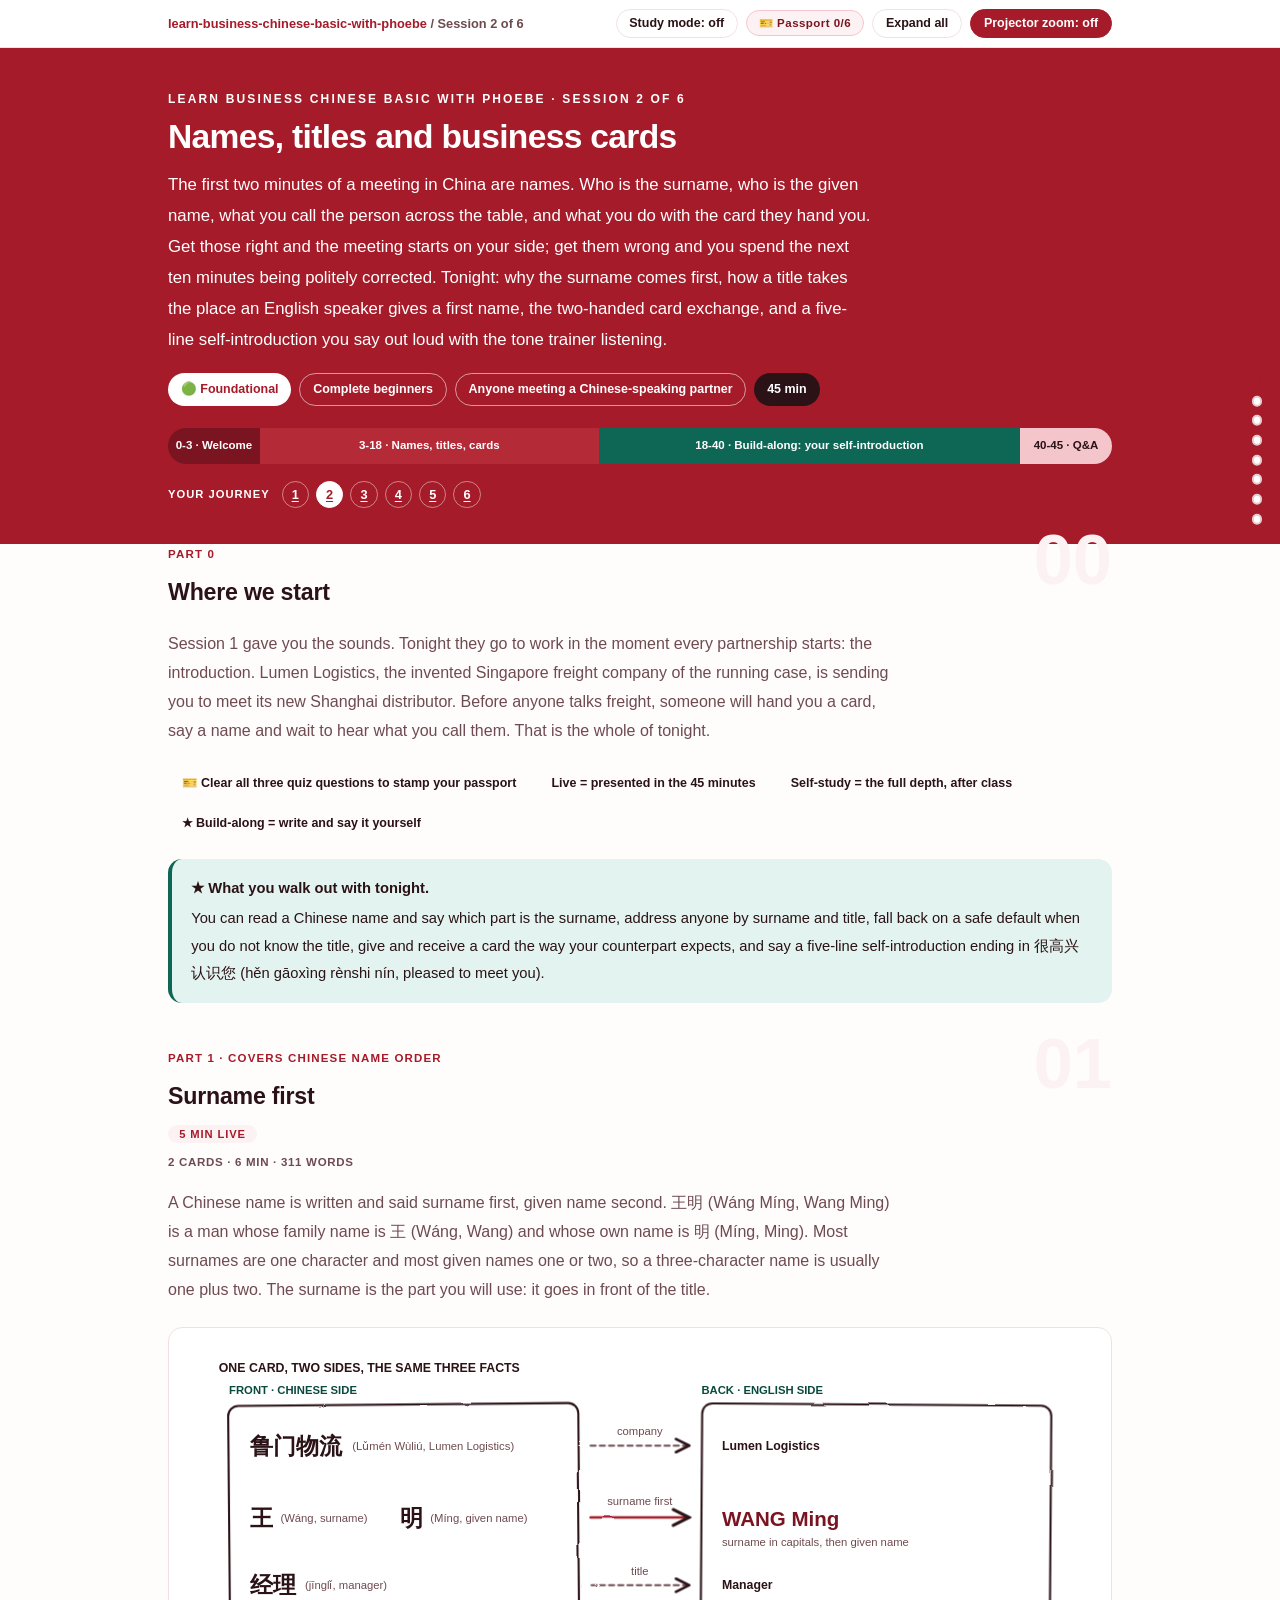
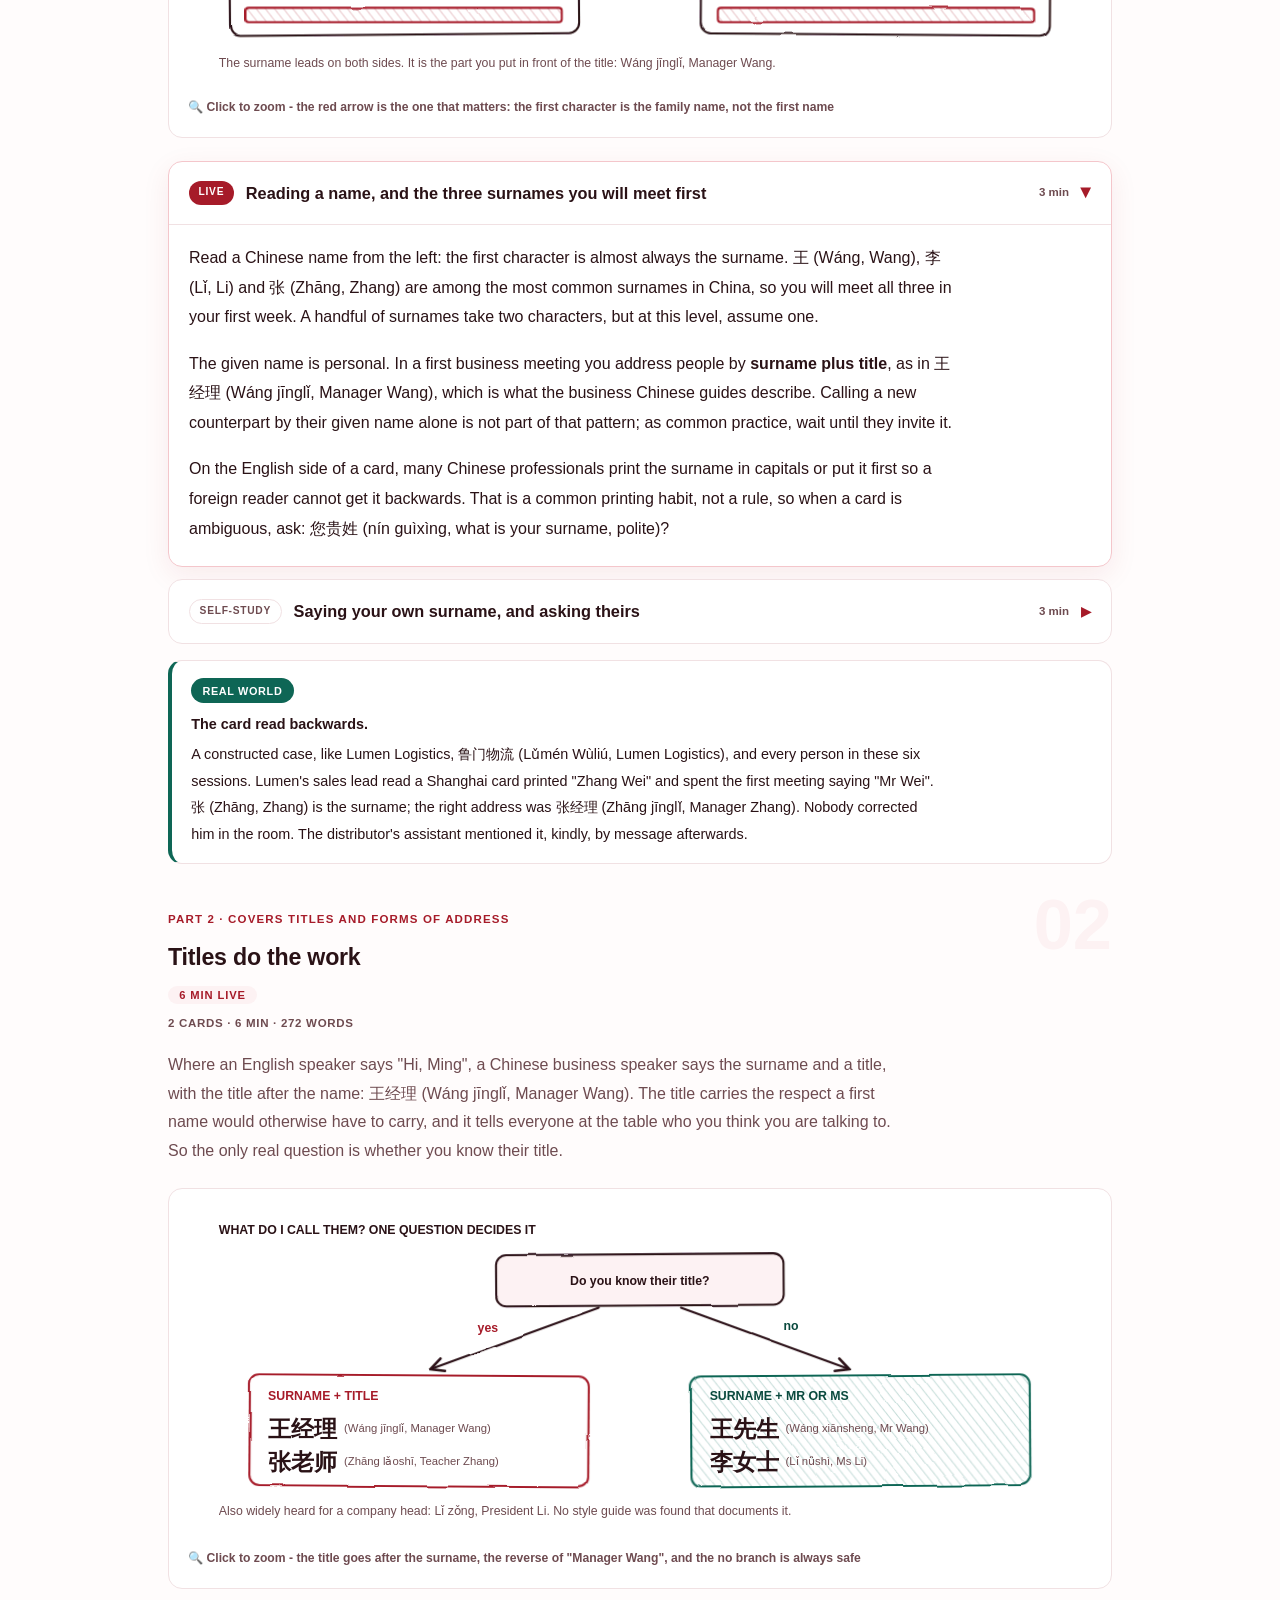
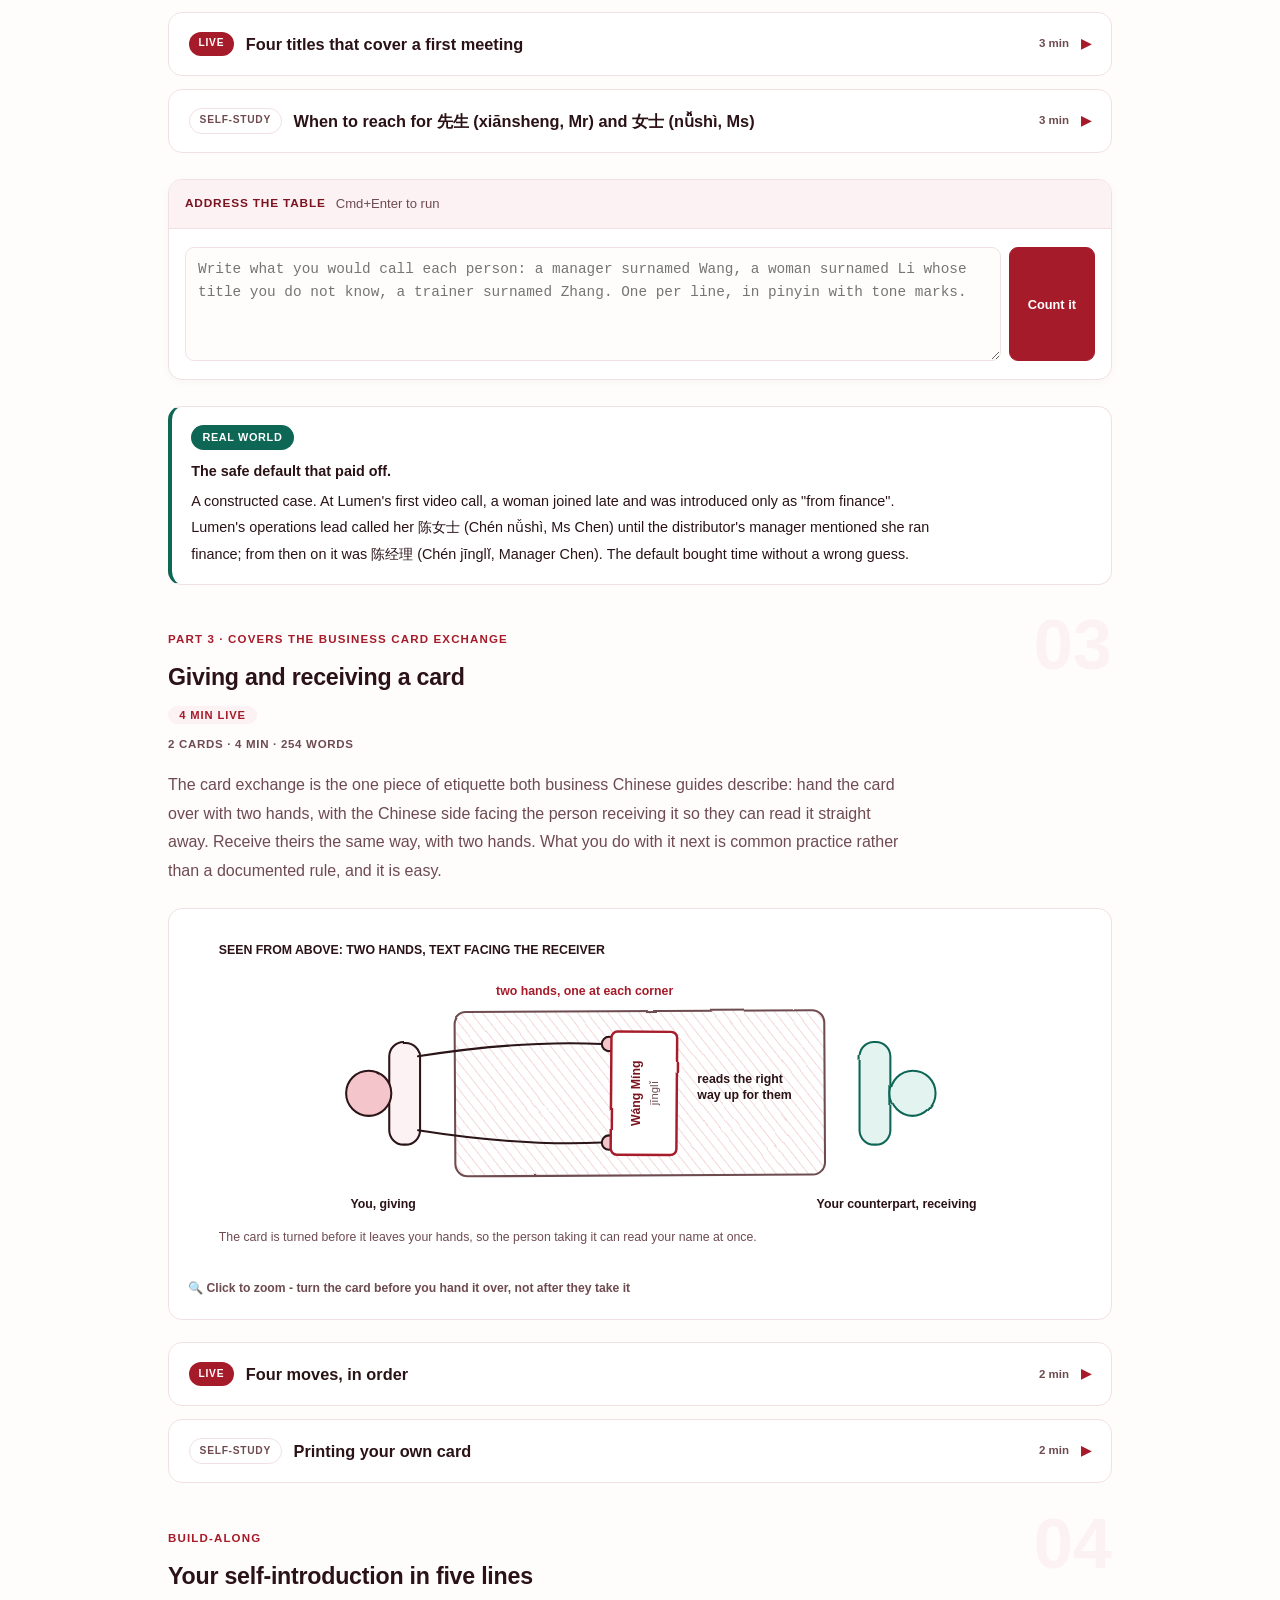
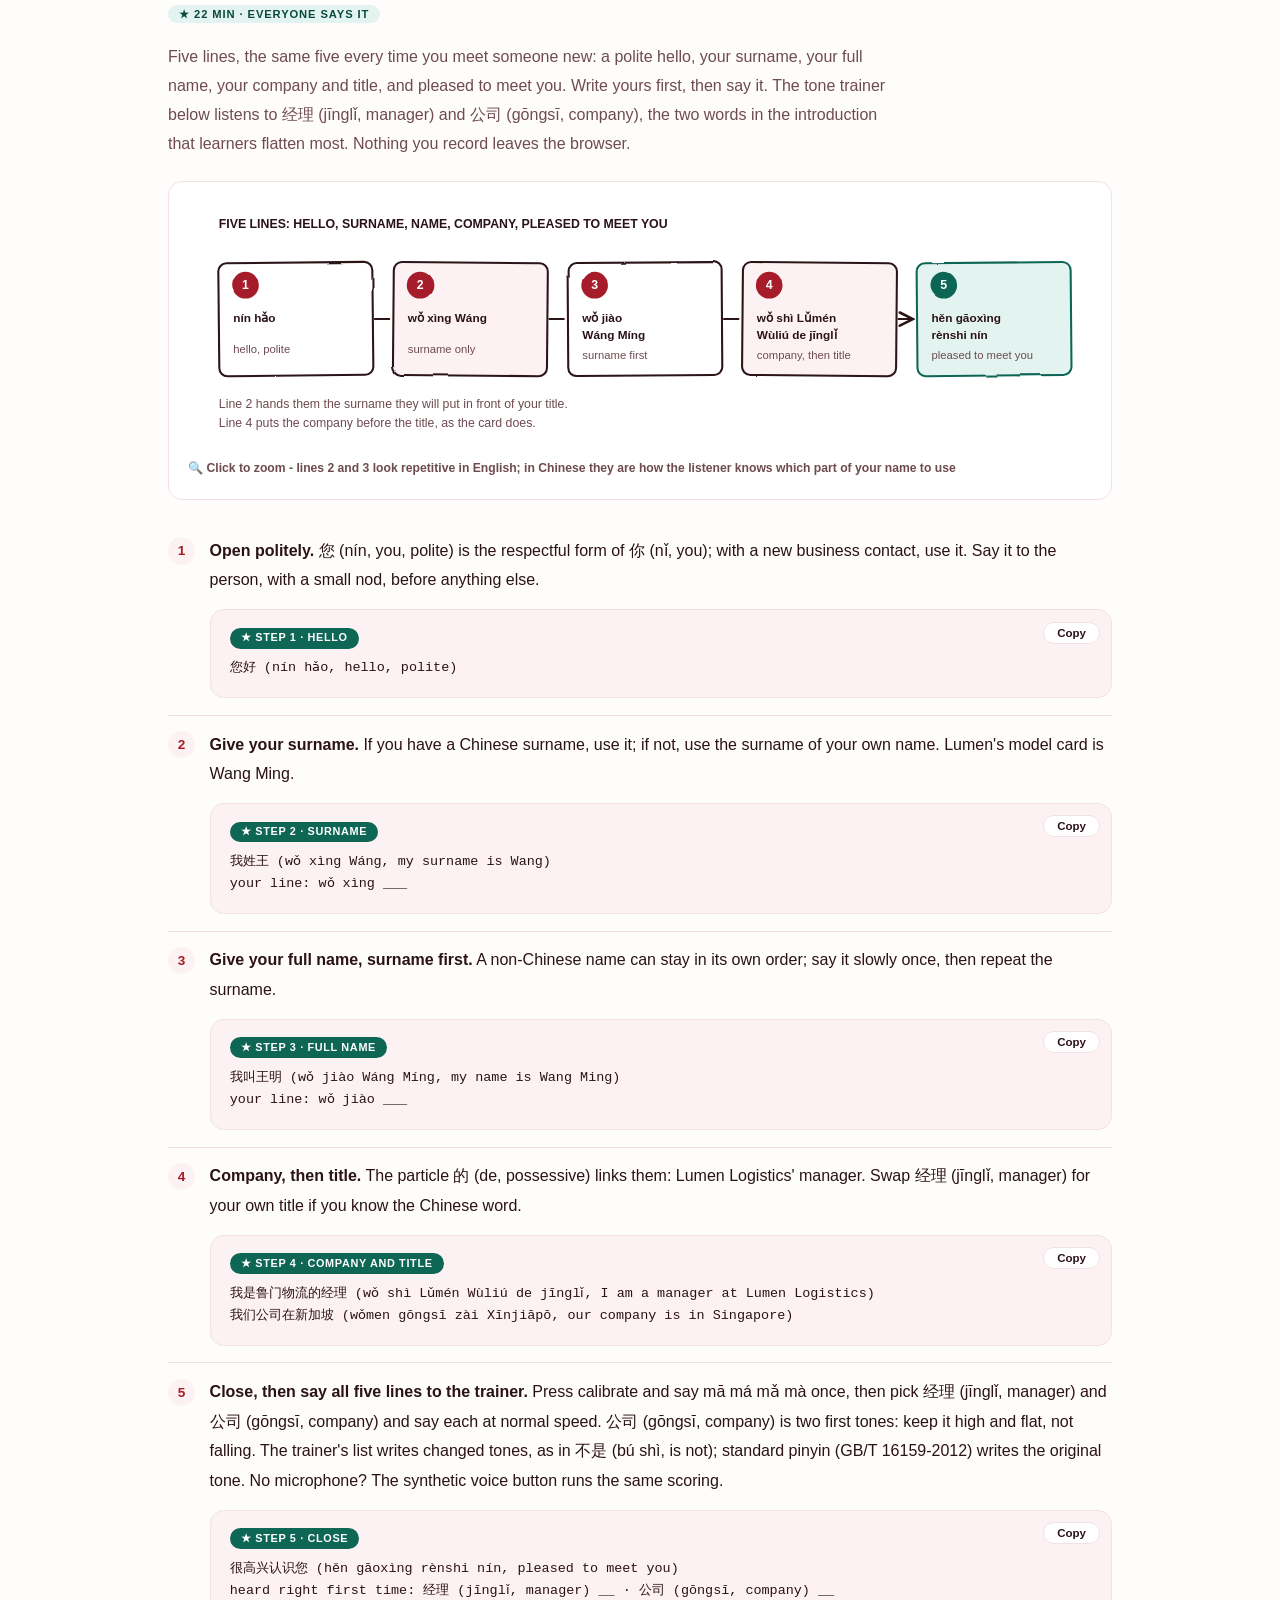
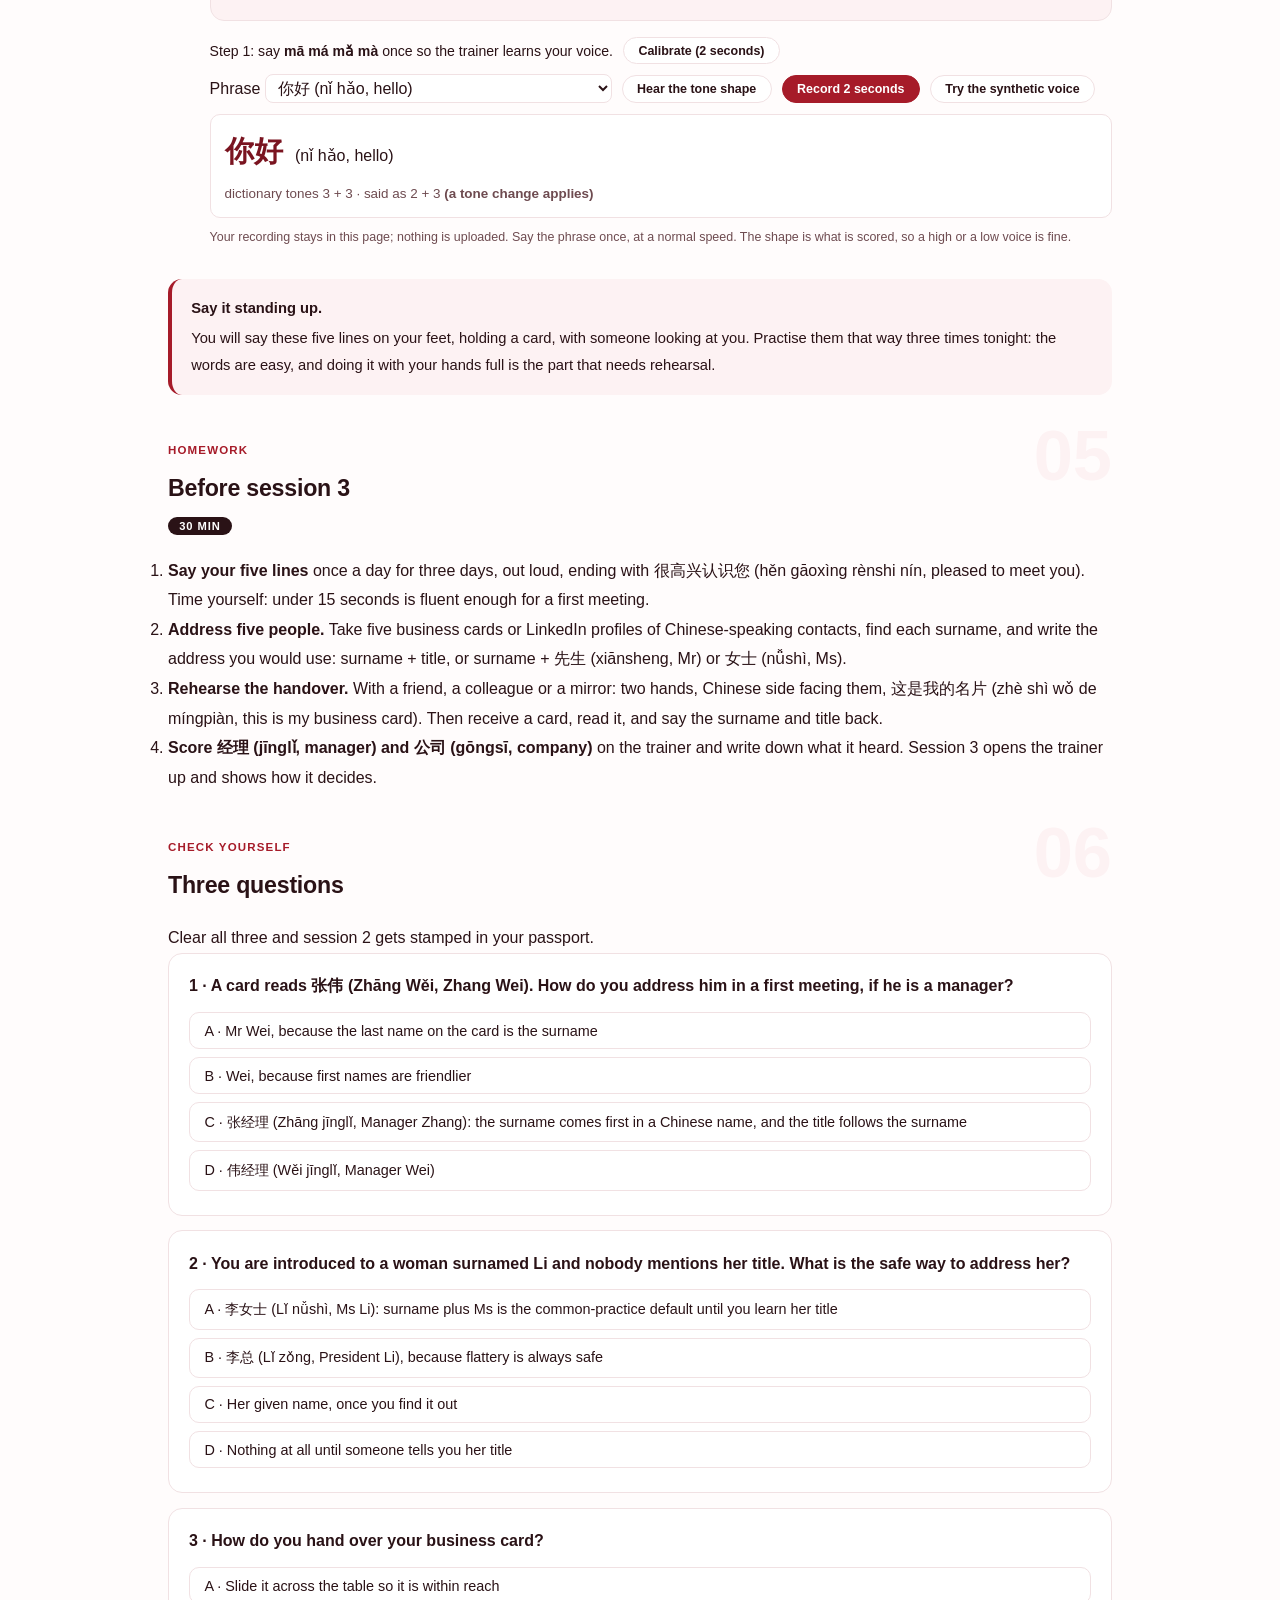
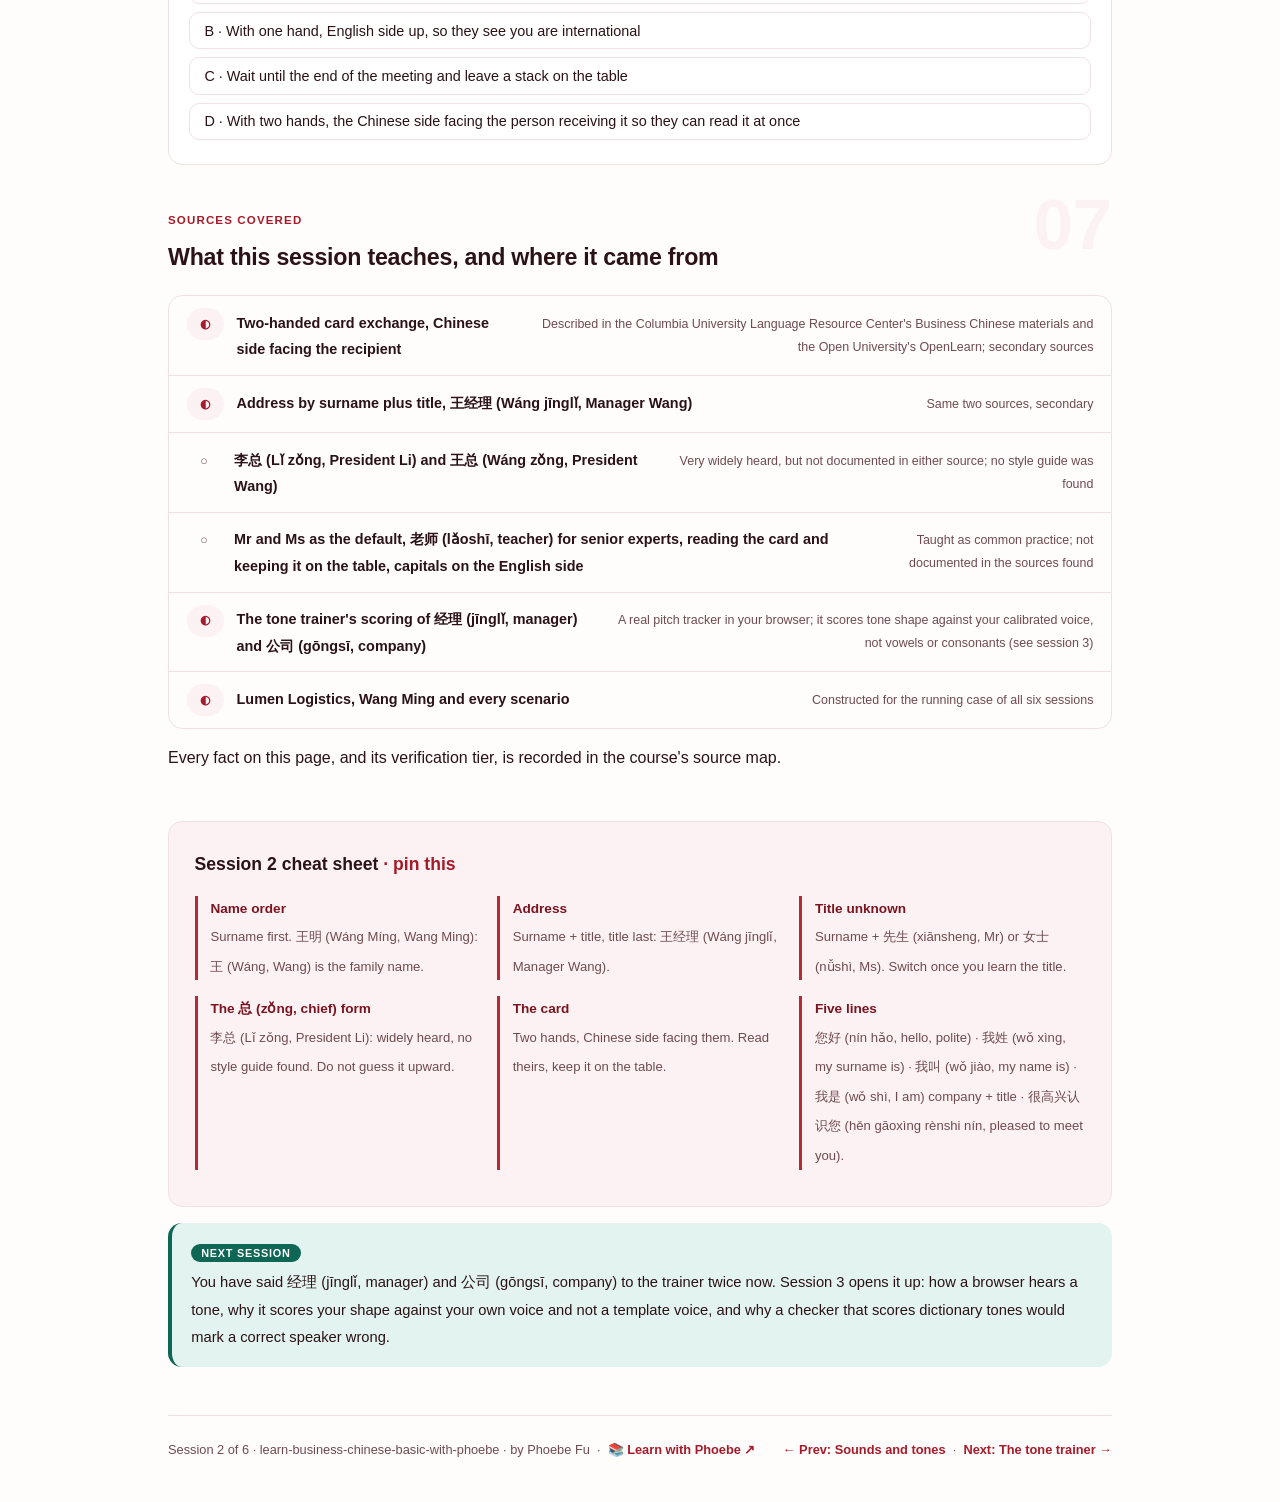
<file: courses/02-names-titles-and-cards.html>
<!DOCTYPE html>
<html lang="en">
<head>
<meta charset="UTF-8">
<meta name="viewport" content="width=device-width, initial-scale=1.0">
<!-- social:start -->
<meta name="description" content="Session 2 of 6. Chinese names put the surname first, titles do the work of first names, and a business card is handed over with two hands, Chinese side facing the person receiving it. Build-along: your self-introduction in five lines, said out loud with the tone trainer listening.">
<meta property="og:type" content="article">
<meta property="og:site_name" content="Learn with Phoebe">
<meta property="og:title" content="Names, titles and business cards - learn business chinese basic with phoebe">
<meta property="og:description" content="Session 2 of 6. Surname first, surname plus title, and a card passed with two hands.">
<meta property="og:url" content="https://phoebefu6.github.io/learn-business-chinese-basic-with-phoebe/courses/02-names-titles-and-cards.html">
<meta property="og:image" content="https://phoebefu6.github.io/learn-business-chinese-basic-with-phoebe/assets/og-cover.png">
<meta property="og:image:width" content="1200">
<meta property="og:image:height" content="630">
<meta name="twitter:card" content="summary_large_image">
<meta name="twitter:title" content="Names, titles and business cards - learn business chinese basic with phoebe">
<meta name="twitter:description" content="Session 2 of 6. Surname first, titles, and the two-handed card exchange.">
<meta name="twitter:image" content="https://phoebefu6.github.io/learn-business-chinese-basic-with-phoebe/assets/og-cover.png">
<!-- social:end -->
<title>Session 2 · Names, titles and business cards - learn business chinese basic with phoebe</title>
<link rel="stylesheet" href="../assets/style.css?v=19">
</head>
<body>

<div class="toolbar">
  <div class="wrap">
    <span class="crumb"><a href="../index.html">learn-business-chinese-basic-with-phoebe</a> / Session 2 of 6</span>
    <button class="btn" id="toggle-all" type="button">Expand all</button>
    <button class="btn primary" id="zoom-toggle" type="button">Projector zoom: off</button>
  </div>
</div>

<header class="masthead">
  <div class="wrap">
    <div class="eyebrow">Learn Business Chinese Basic with Phoebe · Session 2 of 6</div>
    <h1>Names, titles and <span class="accent">business cards</span></h1>
    <p class="sub">The first two minutes of a meeting in China are names. Who is the surname, who is the given name, what you call the person across the table, and what you do with the card they hand you. Get those right and the meeting starts on your side; get them wrong and you spend the next ten minutes being politely corrected. Tonight: why the surname comes first, how a title takes the place an English speaker gives a first name, the two-handed card exchange, and a five-line self-introduction you say out loud with the tone trainer listening.</p>
    <div class="chip-row">
      <span class="chip level">🟢 Foundational</span>
      <span class="chip audience">Complete beginners</span>
      <span class="chip audience">Anyone meeting a Chinese-speaking partner</span>
      <span class="chip time">45 min</span>
    </div>
    <div class="agenda">
      <span class="a1" style="flex:1">0-3 · Welcome</span>
      <span class="a2" style="flex:4">3-18 · Names, titles, cards</span>
      <span class="a3" style="flex:5">18-40 · Build-along: your self-introduction</span>
      <span class="a4" style="flex:1">40-45 · Q&amp;A</span>
    </div>
  </div>
</header>

<main class="wrap">

  <section class="section" id="intro">
    <div class="section-kicker">
      <span class="klabel">Part 0</span>
      <h2>Where we start</h2>
    </div>
    <p class="lede">Session 1 gave you the sounds. Tonight they go to work in the moment every partnership starts: the introduction. Lumen Logistics, the invented Singapore freight company of the running case, is sending you to meet its new Shanghai distributor. Before anyone talks freight, someone will hand you a card, say a name and wait to hear what you call them. That is the whole of tonight.</p>

    <div class="legend">
      <span class="pill">🎫 Clear all three quiz questions to stamp your passport</span>
      <span class="pill">Live = presented in the 45 minutes</span>
      <span class="pill">Self-study = the full depth, after class</span>
      <span class="pill">★ Build-along = write and say it yourself</span>
    </div>

    <div class="callout win">
      <p><strong>★ What you walk out with tonight.</strong> You can read a Chinese name and say which part is the surname, address anyone by surname and title, fall back on a safe default when you do not know the title, give and receive a card the way your counterpart expects, and say a five-line self-introduction ending in 很高兴认识您 (hěn gāoxìng rènshi nín, pleased to meet you).</p>
    </div>
  </section>

  <section class="section" id="part-1">
    <div class="section-kicker">
      <span class="klabel">Part 1 · covers Chinese name order</span>
      <h2>Surname first</h2>
      <span class="tag concept">5 min live</span>
    </div>
    <p class="lede">A Chinese name is written and said surname first, given name second. 王明 (Wáng Míng, Wang Ming) is a man whose family name is 王 (Wáng, Wang) and whose own name is 明 (Míng, Ming). Most surnames are one character and most given names one or two, so a three-character name is usually one plus two. The surname is the part you will use: it goes in front of the title.</p>

    <figure class="zoomable">
      <svg viewBox="0 0 880 330" xmlns="http://www.w3.org/2000/svg" role="img" aria-label="A business card drawn twice. The front, the Chinese side, shows the company Lumen Logistics, the name Wang Ming with Wang marked as surname and Ming as given name, and the title manager. The back, the English side, shows the same three facts. Arrows map company, name and title from one side to the other.">
        <defs>
          <filter id="s2aSk" x="-3%" y="-3%" width="106%" height="106%"><feTurbulence type="fractalNoise" baseFrequency="0.02" numOctaves="2" seed="13" result="n"/><feDisplacementMap in="SourceGraphic" in2="n" scale="2.4" xChannelSelector="R" yChannelSelector="G"/></filter>
          <pattern id="s2aHc" patternUnits="userSpaceOnUse" width="7" height="7" patternTransform="rotate(-38)"><line x1="0" y1="0" x2="0" y2="7" stroke="#A61B29" stroke-width="1" opacity=".5"/></pattern>
          <marker id="s2aAr" viewBox="0 0 10 10" refX="9" refY="5" markerWidth="8" markerHeight="8" orient="auto"><path d="M1 1 L9 5 L1 9" fill="none" stroke="#2A1216" stroke-width="1.6" stroke-linecap="round"/></marker>
        </defs>
        <style>
          .s2aH { font: 800 12px Inter, sans-serif; fill: #2A1216; }
          .s2aL { font: 600 12px Inter, sans-serif; fill: #2A1216; }
          .s2aS { font: 400 11px Inter, sans-serif; fill: #6E4B50; }
          .s2aB { font: 800 11px Inter, sans-serif; fill: #0A4A3E; }
          .s2aE { font: 800 20px Inter, sans-serif; fill: #7A1420; }
          .s2aZ { font: 800 22px sans-serif; fill: #2A1216; }
          .s2aN { font: 400 12px Inter, sans-serif; fill: #6E4B50; }
        </style>

        <text class="s2aH" x="30" y="24">ONE CARD, TWO SIDES, THE SAME THREE FACTS</text>
        <text class="s2aB" x="40" y="46">FRONT · CHINESE SIDE</text>
        <text class="s2aB" x="500" y="46">BACK · ENGLISH SIDE</text>

        <g filter="url(#s2aSk)" fill="none" stroke="#2A1216" stroke-width="2" stroke-linecap="round" stroke-linejoin="round">
          <rect x="40" y="56" width="340" height="224" rx="10" transform="rotate(-0.5 210 168)" fill="#FFFFFF"/>
          <rect x="500" y="56" width="340" height="224" rx="10" transform="rotate(0.4 670 168)" fill="#FFFFFF"/>
          <rect x="56" y="254" width="308" height="14" rx="3" fill="url(#s2aHc)" stroke="#A61B29"/>
          <rect x="516" y="254" width="308" height="14" rx="3" fill="url(#s2aHc)" stroke="#A61B29"/>
          <path d="M392 96 L488 96" stroke="#6E4B50" stroke-dasharray="5 4" marker-end="url(#s2aAr)"/>
          <path d="M392 166 L488 166" stroke="#A61B29" stroke-width="2.4" marker-end="url(#s2aAr)"/>
          <path d="M392 232 L488 232" stroke="#6E4B50" stroke-dasharray="5 4" marker-end="url(#s2aAr)"/>
        </g>

        <text class="s2aZ" x="60" y="104">鲁门物流</text>
        <text class="s2aS" x="160" y="100">(Lǔmén Wùliú, Lumen Logistics)</text>
        <text class="s2aZ" x="60" y="174">王</text>
        <text class="s2aS" x="90" y="170">(Wáng, surname)</text>
        <text class="s2aZ" x="206" y="174">明</text>
        <text class="s2aS" x="236" y="170">(Míng, given name)</text>
        <text class="s2aZ" x="60" y="240">经理</text>
        <text class="s2aS" x="114" y="236">(jīnglǐ, manager)</text>

        <text class="s2aL" x="520" y="100">Lumen Logistics</text>
        <text class="s2aE" x="520" y="174">WANG Ming</text>
        <text class="s2aS" x="520" y="194">surname in capitals, then given name</text>
        <text class="s2aL" x="520" y="236">Manager</text>

        <text class="s2aS" x="440" y="86" text-anchor="middle">company</text>
        <text class="s2aS" x="440" y="154" text-anchor="middle">surname first</text>
        <text class="s2aS" x="440" y="222" text-anchor="middle">title</text>

        <text class="s2aN" x="30" y="312">The surname leads on both sides. It is the part you put in front of the title: Wáng jīnglǐ, Manager Wang.</text>
      </svg>
      <figcaption>🔍 Click to zoom - the red arrow is the one that matters: the first character is the family name, not the first name</figcaption>
    </figure>

    <details class="card" open>
      <summary><span class="mode live">Live</span>Reading a name, and the three surnames you will meet first<span class="mini">3 min</span><span class="caret">▶</span></summary>
      <div class="body">
        <p>Read a Chinese name from the left: the first character is almost always the surname. 王 (Wáng, Wang), 李 (Lǐ, Li) and 张 (Zhāng, Zhang) are among the most common surnames in China, so you will meet all three in your first week. A handful of surnames take two characters, but at this level, assume one.</p>
        <p>The given name is personal. In a first business meeting you address people by <strong>surname plus title</strong>, as in 王经理 (Wáng jīnglǐ, Manager Wang), which is what the business Chinese guides describe. Calling a new counterpart by their given name alone is not part of that pattern; as common practice, wait until they invite it.</p>
        <p>On the English side of a card, many Chinese professionals print the surname in capitals or put it first so a foreign reader cannot get it backwards. That is a common printing habit, not a rule, so when a card is ambiguous, ask: 您贵姓 (nín guìxìng, what is your surname, polite)?</p>
      </div>
    </details>

    <details class="card">
      <summary><span class="mode self">Self-study</span>Saying your own surname, and asking theirs<span class="mini">3 min</span><span class="caret">▶</span></summary>
      <div class="body">
        <p>Two verbs carry a name. 姓 (xìng, to be surnamed) gives the surname only: 我姓王 (wǒ xìng Wáng, my surname is Wang). 叫 (jiào, to be called) gives the full name: 我叫王明 (wǒ jiào Wáng Míng, my name is Wang Ming). In a business introduction you often say both, surname first, because the surname is what the other side will use with your title.</p>
        <p>The polite question is 您贵姓 (nín guìxìng, what is your surname, polite), with 贵 (guì, honourable, expensive) honouring the other person's name. The answer never repeats 贵 (guì, honourable): it is simply 我姓李 (wǒ xìng Lǐ, my surname is Li).</p>
        <p>If you have no Chinese name, use your own name. A Chinese name chosen by a colleague or a teacher helps people remember you, but a name you picked from a list can sound odd; ask someone you trust before printing it on a card.</p>
      </div>
    </details>

    <div class="callout example">
      <span class="ex-pill">Real world</span>
      <p><strong>The card read backwards.</strong> A constructed case, like Lumen Logistics, 鲁门物流 (Lǔmén Wùliú, Lumen Logistics), and every person in these six sessions. Lumen's sales lead read a Shanghai card printed "Zhang Wei" and spent the first meeting saying "Mr Wei". 张 (Zhāng, Zhang) is the surname; the right address was 张经理 (Zhāng jīnglǐ, Manager Zhang). Nobody corrected him in the room. The distributor's assistant mentioned it, kindly, by message afterwards.</p>
    </div>
  </section>

  <section class="section" id="part-2">
    <div class="section-kicker">
      <span class="klabel">Part 2 · covers titles and forms of address</span>
      <h2>Titles do the work</h2>
      <span class="tag concept">6 min live</span>
    </div>
    <p class="lede">Where an English speaker says "Hi, Ming", a Chinese business speaker says the surname and a title, with the title after the name: 王经理 (Wáng jīnglǐ, Manager Wang). The title carries the respect a first name would otherwise have to carry, and it tells everyone at the table who you think you are talking to. So the only real question is whether you know their title.</p>

    <figure class="zoomable">
      <svg viewBox="0 0 880 320" xmlns="http://www.w3.org/2000/svg" role="img" aria-label="A decision tree. The question at the top asks whether you know the person's title. The yes branch leads to surname plus title, with Wang jingli, Manager Wang, and Zhang laoshi, Teacher Zhang. The no branch leads to surname plus Mr or Ms, with Wang xiansheng, Mr Wang, and Li nushi, Ms Li. A note at the bottom says the form Li zong is widely heard but no style guide documents it.">
        <defs>
          <filter id="s2bSk" x="-3%" y="-3%" width="106%" height="106%"><feTurbulence type="fractalNoise" baseFrequency="0.02" numOctaves="2" seed="29" result="n"/><feDisplacementMap in="SourceGraphic" in2="n" scale="2.4" xChannelSelector="R" yChannelSelector="G"/></filter>
          <pattern id="s2bHc" patternUnits="userSpaceOnUse" width="7" height="7" patternTransform="rotate(-38)"><line x1="0" y1="0" x2="0" y2="7" stroke="#0E6655" stroke-width="1" opacity=".45"/></pattern>
          <marker id="s2bAr" viewBox="0 0 10 10" refX="9" refY="5" markerWidth="8" markerHeight="8" orient="auto"><path d="M1 1 L9 5 L1 9" fill="none" stroke="#2A1216" stroke-width="1.6" stroke-linecap="round"/></marker>
        </defs>
        <style>
          .s2bH { font: 800 12px Inter, sans-serif; fill: #2A1216; }
          .s2bL { font: 700 12px Inter, sans-serif; fill: #2A1216; }
          .s2bS { font: 400 11px Inter, sans-serif; fill: #6E4B50; }
          .s2bA { font: 800 12px Inter, sans-serif; fill: #A61B29; }
          .s2bJ { font: 800 12px Inter, sans-serif; fill: #0A4A3E; }
          .s2bZ { font: 800 22px sans-serif; fill: #2A1216; }
          .s2bN { font: 400 12px Inter, sans-serif; fill: #6E4B50; }
        </style>

        <text class="s2bH" x="30" y="24">WHAT DO I CALL THEM? ONE QUESTION DECIDES IT</text>

        <g filter="url(#s2bSk)" fill="none" stroke="#2A1216" stroke-width="2" stroke-linecap="round" stroke-linejoin="round">
          <rect x="300" y="44" width="280" height="50" rx="10" transform="rotate(-0.4 440 69)" fill="#FDF2F3"/>
          <path d="M400 96 L236 156" marker-end="url(#s2bAr)"/>
          <path d="M480 96 L644 156" marker-end="url(#s2bAr)"/>
          <rect x="60" y="162" width="330" height="108" rx="10" transform="rotate(0.4 225 216)" fill="#FFFFFF" stroke="#A61B29"/>
          <rect x="490" y="162" width="330" height="108" rx="10" transform="rotate(-0.4 655 216)" fill="url(#s2bHc)" stroke="#0E6655"/>
        </g>

        <text class="s2bL" x="440" y="74" text-anchor="middle">Do you know their title?</text>
        <text class="s2bA" x="282" y="120">yes</text>
        <text class="s2bJ" x="580" y="118">no</text>

        <text class="s2bA" x="78" y="186">SURNAME + TITLE</text>
        <text class="s2bZ" x="78" y="222">王经理</text>
        <text class="s2bS" x="152" y="217">(Wáng jīnglǐ, Manager Wang)</text>
        <text class="s2bZ" x="78" y="254">张老师</text>
        <text class="s2bS" x="152" y="249">(Zhāng lǎoshī, Teacher Zhang)</text>

        <text class="s2bJ" x="508" y="186">SURNAME + MR OR MS</text>
        <text class="s2bZ" x="508" y="222">王先生</text>
        <text class="s2bS" x="582" y="217">(Wáng xiānsheng, Mr Wang)</text>
        <text class="s2bZ" x="508" y="254">李女士</text>
        <text class="s2bS" x="582" y="249">(Lǐ nǚshì, Ms Li)</text>

        <text class="s2bN" x="30" y="298">Also widely heard for a company head: Lǐ zǒng, President Li. No style guide was found that documents it.</text>
      </svg>
      <figcaption>🔍 Click to zoom - the title goes after the surname, the reverse of "Manager Wang", and the no branch is always safe</figcaption>
    </figure>

    <details class="card">
      <summary><span class="mode live">Live</span>Four titles that cover a first meeting<span class="mini">3 min</span><span class="caret">▶</span></summary>
      <div class="body">
        <table class="clean">
          <tr><th>Say</th><th>For</th><th>How sure</th></tr>
          <tr><td>王经理 (Wáng jīnglǐ, Manager Wang)</td><td>anyone whose card says manager; the most common title you will use</td><td>Described in the business Chinese guides</td></tr>
          <tr><td>李总 (Lǐ zǒng, President Li)</td><td>the head of a company or a division; 总 (zǒng, chief) is short for a longer title</td><td>Very widely heard, but no style guide was found that documents it</td></tr>
          <tr><td>张老师 (Zhāng lǎoshī, Teacher Zhang)</td><td>a teacher, and in common practice also a senior expert or a respected trainer</td><td>Common practice</td></tr>
          <tr><td>王先生 (Wáng xiānsheng, Mr Wang) · 李女士 (Lǐ nǚshì, Ms Li)</td><td>anyone whose title you do not know</td><td>Common practice; the safe default</td></tr>
        </table>
        <p>Say the title every time you address the person, not only the first time. 王经理 (Wáng jīnglǐ, Manager Wang) is what you call him across the table, in a message and on the phone, the way an English speaker would keep saying "Ming".</p>
      </div>
    </details>

    <details class="card">
      <summary><span class="mode self">Self-study</span>When to reach for 先生 (xiānsheng, Mr) and 女士 (nǚshì, Ms)<span class="mini">3 min</span><span class="caret">▶</span></summary>
      <div class="body">
        <p>If the card has no title you recognise, or you were introduced without one, 先生 (xiānsheng, Mr) and 女士 (nǚshì, Ms) after the surname are the common-practice default: polite, neutral and never wrong in a business setting. Once you learn the title, switch to it; using the title shows you noticed.</p>
        <p>Do not guess upward or downward. Calling a manager 李总 (Lǐ zǒng, President Li) to flatter, or a director 李先生 (Lǐ xiānsheng, Mr Li) because you were unsure, both draw attention to the guess. The no branch of the tree is the honest answer when you do not know.</p>
        <p>Pronunciation check: 经理 (jīnglǐ, manager) is a first tone then a third, and 先生 (xiānsheng, Mr) ends on a neutral tone. You will say 经理 (jīnglǐ, manager) to the tone trainer in the build-along.</p>
      </div>
    </details>

    <div class="tryrow" data-fn="wordcount" data-multiline="1" data-title="Address the table" data-hint="Write what you would call each person: a manager surnamed Wang, a woman surnamed Li whose title you do not know, a trainer surnamed Zhang. One per line, in pinyin with tone marks." data-seed="" data-cta="Count it"></div>

    <div class="callout example">
      <span class="ex-pill">Real world</span>
      <p><strong>The safe default that paid off.</strong> A constructed case. At Lumen's first video call, a woman joined late and was introduced only as "from finance". Lumen's operations lead called her 陈女士 (Chén nǚshì, Ms Chen) until the distributor's manager mentioned she ran finance; from then on it was 陈经理 (Chén jīnglǐ, Manager Chen). The default bought time without a wrong guess.</p>
    </div>
  </section>

  <section class="section" id="part-3">
    <div class="section-kicker">
      <span class="klabel">Part 3 · covers the business card exchange</span>
      <h2>Giving and receiving a card</h2>
      <span class="tag concept">4 min live</span>
    </div>
    <p class="lede">The card exchange is the one piece of etiquette both business Chinese guides describe: hand the card over with two hands, with the Chinese side facing the person receiving it so they can read it straight away. Receive theirs the same way, with two hands. What you do with it next is common practice rather than a documented rule, and it is easy.</p>

    <figure class="zoomable">
      <svg viewBox="0 0 880 330" xmlns="http://www.w3.org/2000/svg" role="img" aria-label="A view from above of two people across a table. The person on the left holds a business card out with both hands, one at each corner. The card is turned so its text reads the right way up for the person on the right, who is receiving it.">
        <defs>
          <filter id="s2cSk" x="-3%" y="-3%" width="106%" height="106%"><feTurbulence type="fractalNoise" baseFrequency="0.02" numOctaves="2" seed="43" result="n"/><feDisplacementMap in="SourceGraphic" in2="n" scale="2.4" xChannelSelector="R" yChannelSelector="G"/></filter>
          <pattern id="s2cHc" patternUnits="userSpaceOnUse" width="8" height="8" patternTransform="rotate(-38)"><line x1="0" y1="0" x2="0" y2="8" stroke="#B42A37" stroke-width="1" opacity=".35"/></pattern>
        </defs>
        <style>
          .s2cH { font: 800 12px Inter, sans-serif; fill: #2A1216; }
          .s2cL { font: 700 12px Inter, sans-serif; fill: #2A1216; }
          .s2cS { font: 400 11px Inter, sans-serif; fill: #6E4B50; }
          .s2cA { font: 800 12px Inter, sans-serif; fill: #A61B29; }
          .s2cC { font: 800 12px Inter, sans-serif; fill: #7A1420; }
          .s2cN { font: 400 12px Inter, sans-serif; fill: #6E4B50; }
        </style>

        <text class="s2cH" x="30" y="24">SEEN FROM ABOVE: TWO HANDS, TEXT FACING THE RECEIVER</text>
        <text class="s2cA" x="300" y="64">two hands, one at each corner</text>

        <g filter="url(#s2cSk)" fill="none" stroke="#2A1216" stroke-width="2" stroke-linecap="round" stroke-linejoin="round">
          <rect x="260" y="80" width="360" height="160" rx="12" transform="rotate(-0.3 440 160)" fill="url(#s2cHc)" stroke="#6E4B50"/>
          <rect x="196" y="110" width="30" height="100" rx="14" fill="#FDF2F3"/>
          <circle cx="176" cy="160" r="22" fill="#F4C6CB"/>
          <path d="M224 124 C300 112 360 110 403 112"/>
          <path d="M224 196 C300 208 360 210 403 208"/>
          <circle cx="410" cy="112" r="7" fill="#F4C6CB"/>
          <circle cx="410" cy="208" r="7" fill="#F4C6CB"/>
          <rect x="412" y="100" width="64" height="120" rx="6" transform="rotate(0.4 444 160)" fill="#FFFFFF" stroke="#A61B29" stroke-width="2.4"/>
          <rect x="654" y="110" width="30" height="100" rx="14" fill="#E3F3EF" stroke="#0E6655"/>
          <circle cx="706" cy="160" r="22" fill="#E3F3EF" stroke="#0E6655"/>
        </g>

        <text class="s2cC" x="0" y="0" transform="translate(440 160) rotate(-90)" text-anchor="middle">Wáng Míng</text>
        <text class="s2cS" x="0" y="0" transform="translate(458 160) rotate(-90)" text-anchor="middle">jīnglǐ</text>
        <text class="s2cL" x="496" y="150">reads the right</text>
        <text class="s2cL" x="496" y="166">way up for them</text>

        <text class="s2cL" x="190" y="272" text-anchor="middle">You, giving</text>
        <text class="s2cL" x="690" y="272" text-anchor="middle">Your counterpart, receiving</text>

        <text class="s2cN" x="30" y="304">The card is turned before it leaves your hands, so the person taking it can read your name at once.</text>
      </svg>
      <figcaption>🔍 Click to zoom - turn the card before you hand it over, not after they take it</figcaption>
    </figure>

    <details class="card">
      <summary><span class="mode live">Live</span>Four moves, in order<span class="mini">2 min</span><span class="caret">▶</span></summary>
      <div class="body">
        <p><strong>1. Two hands.</strong> Hold your card by its two top corners and offer it with both hands; receive theirs with both hands too. <strong>2. Chinese side facing them.</strong> Turn the card so the Chinese side reads the right way up for the person receiving it. These two are what the business Chinese guides describe.</p>
        <p><strong>3. Read it.</strong> Look at the card for a moment and find the surname and the title: that is where your next sentence comes from. <strong>4. Keep it in view.</strong> In a meeting, set the card on the table in front of you, in the order people are sitting, rather than pocketing it at once. Moves 3 and 4 are common practice, not documented in the sources found.</p>
        <p>A short phrase goes with the handover: 这是我的名片 (zhè shì wǒ de míngpiàn, this is my business card). When you take theirs, 谢谢 (xièxie, thank you) and their surname and title, read off the card, is enough.</p>
      </div>
    </details>

    <details class="card">
      <summary><span class="mode self">Self-study</span>Printing your own card<span class="mini">2 min</span><span class="caret">▶</span></summary>
      <div class="body">
        <p>A two-sided card, English on one side and Chinese on the other, is common practice for anyone working with Chinese partners. On the Chinese side, put the company name, your name and your title; adding pinyin under your Chinese name helps people say it, as Lumen's card does in session 1.</p>
        <p>Translate your title into the word your counterpart would use. 经理 (jīnglǐ, manager) is the safe word for most manager roles. If your English title is unusual, ask a Chinese-speaking colleague which title a Shanghai reader would expect, rather than translating word by word.</p>
      </div>
    </details>
  </section>

  <section class="section" id="demo-1">
    <div class="section-kicker">
      <span class="klabel">Build-along</span>
      <h2>Your self-introduction in five lines</h2>
      <span class="tag demo">★ 22 min · everyone says it</span>
    </div>
    <p class="lede">Five lines, the same five every time you meet someone new: a polite hello, your surname, your full name, your company and title, and pleased to meet you. Write yours first, then say it. The tone trainer below listens to 经理 (jīnglǐ, manager) and 公司 (gōngsī, company), the two words in the introduction that learners flatten most. Nothing you record leaves the browser.</p>

    <figure class="zoomable">
      <svg viewBox="0 0 880 240" xmlns="http://www.w3.org/2000/svg" role="img" aria-label="The self-introduction as a five-step strip in pinyin: nin hao, hello, polite; wo xing Wang, my surname is Wang; wo jiao Wang Ming, my full name; wo shi Lumen Wuliu de jingli, my company and title; hen gaoxing renshi nin, pleased to meet you.">
        <defs>
          <filter id="s2dSk" x="-3%" y="-3%" width="106%" height="106%"><feTurbulence type="fractalNoise" baseFrequency="0.02" numOctaves="2" seed="51" result="n"/><feDisplacementMap in="SourceGraphic" in2="n" scale="2.4" xChannelSelector="R" yChannelSelector="G"/></filter>
          <marker id="s2dAr" viewBox="0 0 10 10" refX="9" refY="5" markerWidth="8" markerHeight="8" orient="auto"><path d="M1 1 L9 5 L1 9" fill="none" stroke="#2A1216" stroke-width="1.6" stroke-linecap="round"/></marker>
        </defs>
        <style>
          .s2dH { font: 800 12px Inter, sans-serif; fill: #2A1216; }
          .s2dL { font: 700 11.5px Inter, sans-serif; fill: #2A1216; }
          .s2dS { font: 400 11px Inter, sans-serif; fill: #6E4B50; }
          .s2dW { font: 800 12px Inter, sans-serif; fill: #FFFFFF; }
          .s2dN { font: 400 12px Inter, sans-serif; fill: #6E4B50; }
        </style>

        <text class="s2dH" x="30" y="26">FIVE LINES: HELLO, SURNAME, NAME, COMPANY, PLEASED TO MEET YOU</text>

        <g filter="url(#s2dSk)" fill="none" stroke="#2A1216" stroke-width="2" stroke-linecap="round" stroke-linejoin="round">
          <rect x="30" y="60" width="150" height="110" rx="8" transform="rotate(-0.6 105 115)" fill="#FFFFFF"/>
          <rect x="200" y="60" width="150" height="110" rx="8" transform="rotate(0.5 275 115)" fill="#FDF2F3"/>
          <rect x="370" y="60" width="150" height="110" rx="8" transform="rotate(-0.4 445 115)" fill="#FFFFFF"/>
          <rect x="540" y="60" width="150" height="110" rx="8" transform="rotate(0.5 615 115)" fill="#FDF2F3"/>
          <rect x="710" y="60" width="150" height="110" rx="8" transform="rotate(-0.5 785 115)" fill="#E3F3EF" stroke="#0E6655"/>
          <path d="M182 115 L196 115 M352 115 L366 115 M522 115 L536 115 M692 115 L706 115" marker-end="url(#s2dAr)"/>
          <circle cx="56" cy="82" r="12" fill="#A61B29" stroke="#A61B29"/>
          <circle cx="226" cy="82" r="12" fill="#A61B29" stroke="#A61B29"/>
          <circle cx="396" cy="82" r="12" fill="#A61B29" stroke="#A61B29"/>
          <circle cx="566" cy="82" r="12" fill="#A61B29" stroke="#A61B29"/>
          <circle cx="736" cy="82" r="12" fill="#0E6655" stroke="#0E6655"/>
        </g>

        <text class="s2dW" x="56" y="86" text-anchor="middle">1</text>
        <text class="s2dW" x="226" y="86" text-anchor="middle">2</text>
        <text class="s2dW" x="396" y="86" text-anchor="middle">3</text>
        <text class="s2dW" x="566" y="86" text-anchor="middle">4</text>
        <text class="s2dW" x="736" y="86" text-anchor="middle">5</text>
        <text class="s2dL" x="44" y="118">nín hǎo</text>
        <text class="s2dS" x="44" y="148">hello, polite</text>
        <text class="s2dL" x="214" y="118">wǒ xìng Wáng</text>
        <text class="s2dS" x="214" y="148">surname only</text>
        <text class="s2dL" x="384" y="118">wǒ jiào</text>
        <text class="s2dL" x="384" y="134">Wáng Míng</text>
        <text class="s2dS" x="384" y="154">surname first</text>
        <text class="s2dL" x="554" y="118">wǒ shì Lǔmén</text>
        <text class="s2dL" x="554" y="134">Wùliú de jīnglǐ</text>
        <text class="s2dS" x="554" y="154">company, then title</text>
        <text class="s2dL" x="724" y="118">hěn gāoxìng</text>
        <text class="s2dL" x="724" y="134">rènshi nín</text>
        <text class="s2dS" x="724" y="154">pleased to meet you</text>

        <text class="s2dN" x="30" y="202">Line 2 hands them the surname they will put in front of your title.</text>
        <text class="s2dN" x="30" y="220">Line 4 puts the company before the title, as the card does.</text>
      </svg>
      <figcaption>🔍 Click to zoom - lines 2 and 3 look repetitive in English; in Chinese they are how the listener knows which part of your name to use</figcaption>
    </figure>

    <div class="steps">
      <div class="step">
        <p><strong>Open politely.</strong> 您 (nín, you, polite) is the respectful form of 你 (nǐ, you); with a new business contact, use it. Say it to the person, with a small nod, before anything else.</p>
        <div class="prompt-box good"><span class="label">★ Step 1 · hello</span>您好 (nín hǎo, hello, polite)</div>
      </div>
      <div class="step">
        <p><strong>Give your surname.</strong> If you have a Chinese surname, use it; if not, use the surname of your own name. Lumen's model card is Wang Ming.</p>
        <div class="prompt-box good"><span class="label">★ Step 2 · surname</span>我姓王 (wǒ xìng Wáng, my surname is Wang)
your line: wǒ xìng ___</div>
      </div>
      <div class="step">
        <p><strong>Give your full name, surname first.</strong> A non-Chinese name can stay in its own order; say it slowly once, then repeat the surname.</p>
        <div class="prompt-box good"><span class="label">★ Step 3 · full name</span>我叫王明 (wǒ jiào Wáng Míng, my name is Wang Ming)
your line: wǒ jiào ___</div>
      </div>
      <div class="step">
        <p><strong>Company, then title.</strong> The particle 的 (de, possessive) links them: Lumen Logistics' manager. Swap 经理 (jīnglǐ, manager) for your own title if you know the Chinese word.</p>
        <div class="prompt-box good"><span class="label">★ Step 4 · company and title</span>我是鲁门物流的经理 (wǒ shì Lǔmén Wùliú de jīnglǐ, I am a manager at Lumen Logistics)
我们公司在新加坡 (wǒmen gōngsī zài Xīnjiāpō, our company is in Singapore)</div>
      </div>
      <div class="step">
        <p><strong>Close, then say all five lines to the trainer.</strong> Press calibrate and say mā má mǎ mà once, then pick 经理 (jīnglǐ, manager) and 公司 (gōngsī, company) and say each at normal speed. 公司 (gōngsī, company) is two first tones: keep it high and flat, not falling. The trainer's list writes changed tones, as in 不是 (bú shì, is not); standard pinyin (GB/T 16159-2012) writes the original tone. No microphone? The synthetic voice button runs the same scoring.</p>
        <div class="prompt-box good"><span class="label">★ Step 5 · close</span>很高兴认识您 (hěn gāoxìng rènshi nín, pleased to meet you)
heard right first time: 经理 (jīnglǐ, manager) __ · 公司 (gōngsī, company) __</div>
        <div id="tone-practice"></div>
      </div>
    </div>

    <div class="callout tip">
      <p><strong>Say it standing up.</strong> You will say these five lines on your feet, holding a card, with someone looking at you. Practise them that way three times tonight: the words are easy, and doing it with your hands full is the part that needs rehearsal.</p>
    </div>
  </section>

  <section class="section" id="exercise">
    <div class="section-kicker">
      <span class="klabel">Homework</span>
      <h2>Before session 3</h2>
      <span class="tag exercise">30 min</span>
    </div>
    <ol>
      <li><strong>Say your five lines</strong> once a day for three days, out loud, ending with 很高兴认识您 (hěn gāoxìng rènshi nín, pleased to meet you). Time yourself: under 15 seconds is fluent enough for a first meeting.</li>
      <li><strong>Address five people.</strong> Take five business cards or LinkedIn profiles of Chinese-speaking contacts, find each surname, and write the address you would use: surname + title, or surname + 先生 (xiānsheng, Mr) or 女士 (nǚshì, Ms).</li>
      <li><strong>Rehearse the handover.</strong> With a friend, a colleague or a mirror: two hands, Chinese side facing them, 这是我的名片 (zhè shì wǒ de míngpiàn, this is my business card). Then receive a card, read it, and say the surname and title back.</li>
      <li><strong>Score 经理 (jīnglǐ, manager) and 公司 (gōngsī, company)</strong> on the trainer and write down what it heard. Session 3 opens the trainer up and shows how it decides.</li>
    </ol>
  </section>

  <section class="section" id="quiz">
    <div class="section-kicker">
      <span class="klabel">Check yourself</span>
      <h2>Three questions</h2>
    </div>
    <p>Clear all three and session 2 gets stamped in your passport.</p>

    <div class="quiz-q" data-answer="2">
      <p class="qtext">1 · A card reads 张伟 (Zhāng Wěi, Zhang Wei). How do you address him in a first meeting, if he is a manager?</p>
      <button class="qopt" type="button">A · Mr Wei, because the last name on the card is the surname</button>
      <button class="qopt" type="button">B · Wei, because first names are friendlier</button>
      <button class="qopt" type="button">C · 张经理 (Zhāng jīnglǐ, Manager Zhang): the surname comes first in a Chinese name, and the title follows the surname</button>
      <button class="qopt" type="button">D · 伟经理 (Wěi jīnglǐ, Manager Wei)</button>
      <p class="qwhy">Chinese names are surname then given name, so 张 (Zhāng, Zhang) is the family name. Address is surname plus title, with the title after the surname.</p>
    </div>

    <div class="quiz-q" data-answer="0">
      <p class="qtext">2 · You are introduced to a woman surnamed Li and nobody mentions her title. What is the safe way to address her?</p>
      <button class="qopt" type="button">A · 李女士 (Lǐ nǚshì, Ms Li): surname plus Ms is the common-practice default until you learn her title</button>
      <button class="qopt" type="button">B · 李总 (Lǐ zǒng, President Li), because flattery is always safe</button>
      <button class="qopt" type="button">C · Her given name, once you find it out</button>
      <button class="qopt" type="button">D · Nothing at all until someone tells you her title</button>
      <p class="qwhy">先生 (xiānsheng, Mr) and 女士 (nǚshì, Ms) after the surname are polite and never wrong. Guessing a higher title draws attention to the guess, and 李总 (Lǐ zǒng, President Li) is widely heard but not documented in any style guide found.</p>
    </div>

    <div class="quiz-q" data-answer="3">
      <p class="qtext">3 · How do you hand over your business card?</p>
      <button class="qopt" type="button">A · Slide it across the table so it is within reach</button>
      <button class="qopt" type="button">B · With one hand, English side up, so they see you are international</button>
      <button class="qopt" type="button">C · Wait until the end of the meeting and leave a stack on the table</button>
      <button class="qopt" type="button">D · With two hands, the Chinese side facing the person receiving it so they can read it at once</button>
      <p class="qwhy">The two-handed exchange, Chinese side facing the recipient, is what the business Chinese guides describe. Reading the card you receive and keeping it on the table during the meeting are common practice on top of that.</p>
    </div>

    <p class="quiz-score"></p>
  </section>

  <section class="section" id="official">
    <div class="section-kicker">
      <span class="klabel">Sources covered</span>
      <h2>What this session teaches, and where it came from</h2>
    </div>
    <div class="covered">
      <div class="covered-row"><span class="status pill light">◐</span><span class="name">Two-handed card exchange, Chinese side facing the recipient</span><span class="note">Described in the Columbia University Language Resource Center's Business Chinese materials and the Open University's OpenLearn; secondary sources</span></div>
      <div class="covered-row"><span class="status pill light">◐</span><span class="name">Address by surname plus title, 王经理 (Wáng jīnglǐ, Manager Wang)</span><span class="note">Same two sources, secondary</span></div>
      <div class="covered-row"><span class="status pill bare">○</span><span class="name">李总 (Lǐ zǒng, President Li) and 王总 (Wáng zǒng, President Wang)</span><span class="note">Very widely heard, but not documented in either source; no style guide was found</span></div>
      <div class="covered-row"><span class="status pill bare">○</span><span class="name">Mr and Ms as the default, 老师 (lǎoshī, teacher) for senior experts, reading the card and keeping it on the table, capitals on the English side</span><span class="note">Taught as common practice; not documented in the sources found</span></div>
      <div class="covered-row"><span class="status pill light">◐</span><span class="name">The tone trainer's scoring of 经理 (jīnglǐ, manager) and 公司 (gōngsī, company)</span><span class="note">A real pitch tracker in your browser; it scores tone shape against your calibrated voice, not vowels or consonants (see session 3)</span></div>
      <div class="covered-row"><span class="status pill light">◐</span><span class="name">Lumen Logistics, Wang Ming and every scenario</span><span class="note">Constructed for the running case of all six sessions</span></div>
    </div>
    <p class="mono" style="margin-top:14px">Every fact on this page, and its verification tier, is recorded in the course's source map.</p>
  </section>

  <section class="cheat" id="cheatsheet">
    <h3>Session 2 cheat sheet <span>· pin this</span></h3>
    <div class="grid-2">
      <div class="cheat-item"><b>Name order</b><span>Surname first. 王明 (Wáng Míng, Wang Ming): 王 (Wáng, Wang) is the family name.</span></div>
      <div class="cheat-item"><b>Address</b><span>Surname + title, title last: 王经理 (Wáng jīnglǐ, Manager Wang).</span></div>
      <div class="cheat-item"><b>Title unknown</b><span>Surname + 先生 (xiānsheng, Mr) or 女士 (nǚshì, Ms). Switch once you learn the title.</span></div>
      <div class="cheat-item"><b>The 总 (zǒng, chief) form</b><span>李总 (Lǐ zǒng, President Li): widely heard, no style guide found. Do not guess it upward.</span></div>
      <div class="cheat-item"><b>The card</b><span>Two hands, Chinese side facing them. Read theirs, keep it on the table.</span></div>
      <div class="cheat-item"><b>Five lines</b><span>您好 (nín hǎo, hello, polite) · 我姓 (wǒ xìng, my surname is) · 我叫 (wǒ jiào, my name is) · 我是 (wǒ shì, I am) company + title · 很高兴认识您 (hěn gāoxìng rènshi nín, pleased to meet you).</span></div>
    </div>
  </section>

  <div class="callout next">
    <span class="nx-pill">Next session</span>
    <p>You have said 经理 (jīnglǐ, manager) and 公司 (gōngsī, company) to the trainer twice now. Session 3 opens it up: how a browser hears a tone, why it scores your shape against your own voice and not a template voice, and why a checker that scores dictionary tones would mark a correct speaker wrong.</p>
  </div>

  <footer class="pagefoot">
    <span>Session 2 of 6 · learn-business-chinese-basic-with-phoebe · by Phoebe Fu &nbsp;·&nbsp; 📚 <a href="https://phoebefu6.github.io/learn-with-phoebe/">Learn with Phoebe ↗</a></span>
    <span><a href="01-sounds-and-tones.html">← Prev: Sounds and tones</a> &nbsp;·&nbsp; <a href="03-the-tone-trainer.html">Next: The tone trainer →</a></span>
  </footer>

</main>

<script src="../assets/tone-live.js?v=1"></script>
<script src="../assets/app.js?v=17"></script>
</body>
</html>
</file>
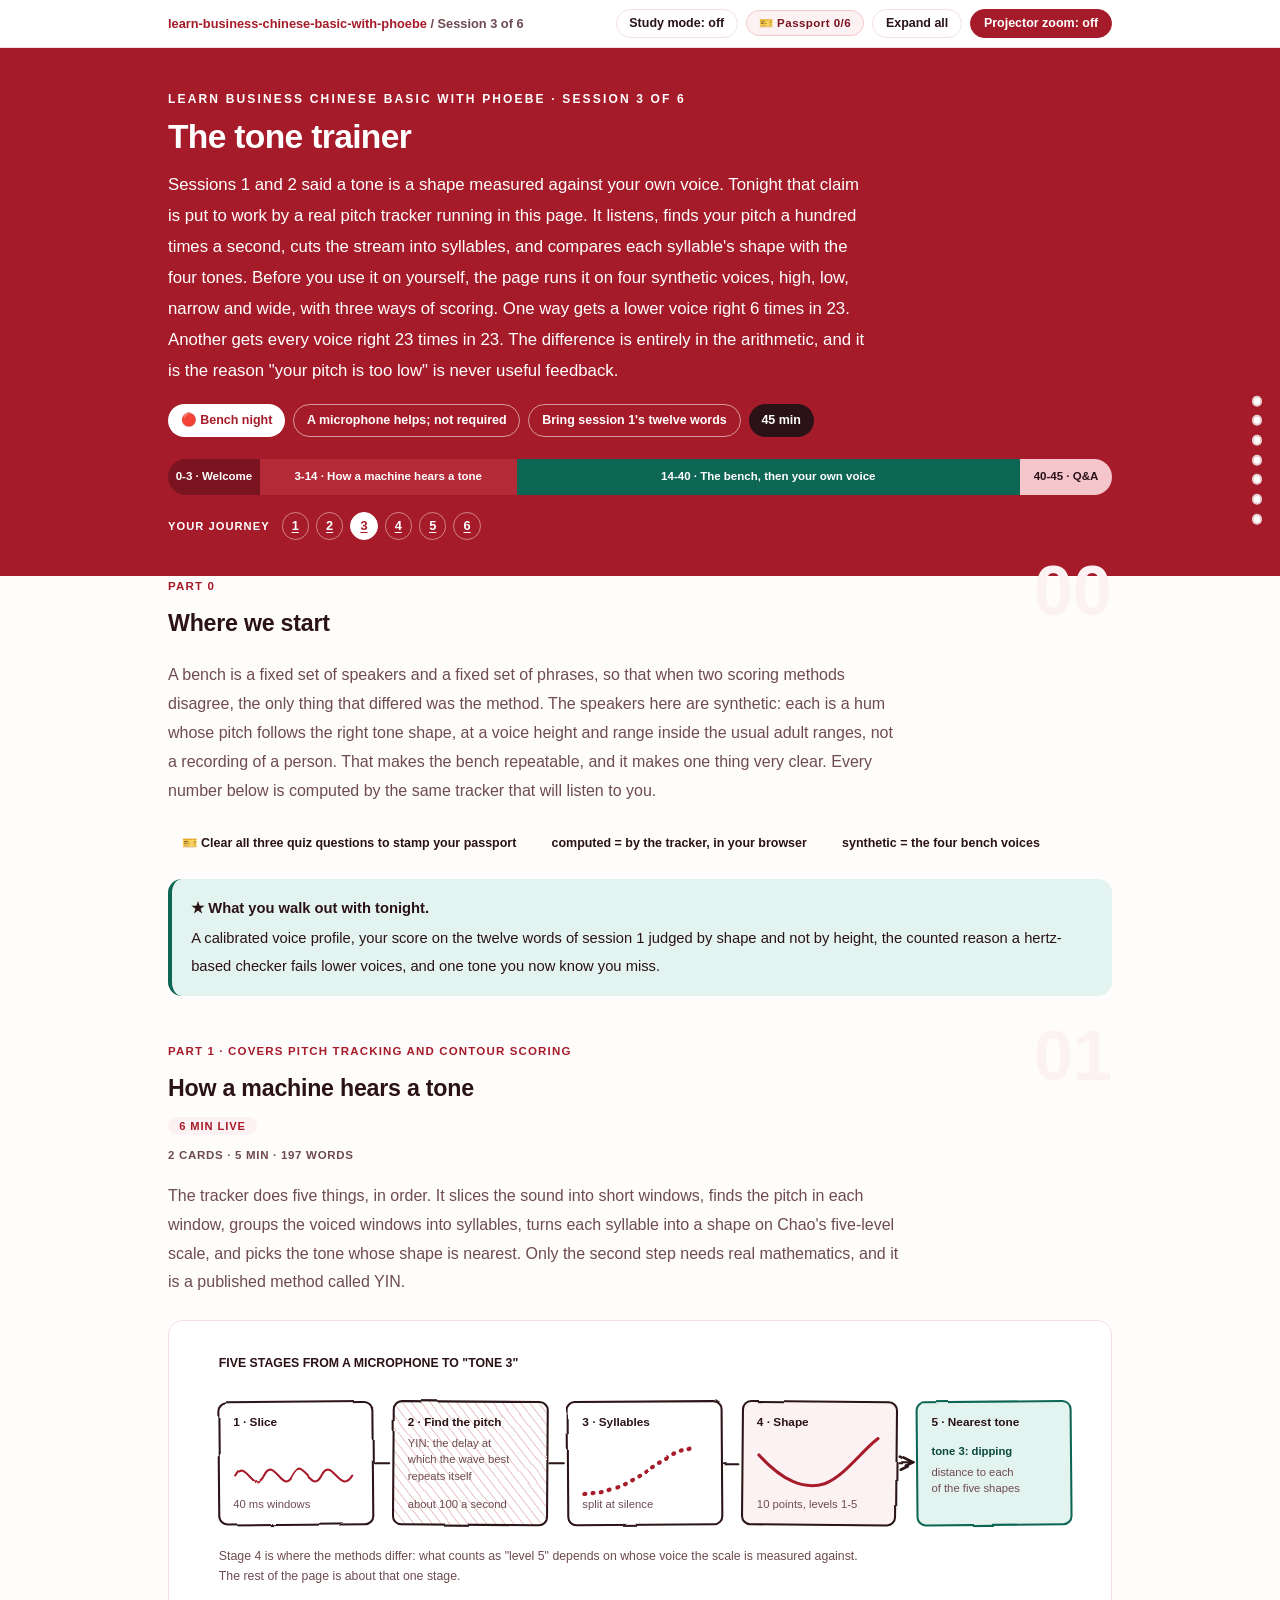
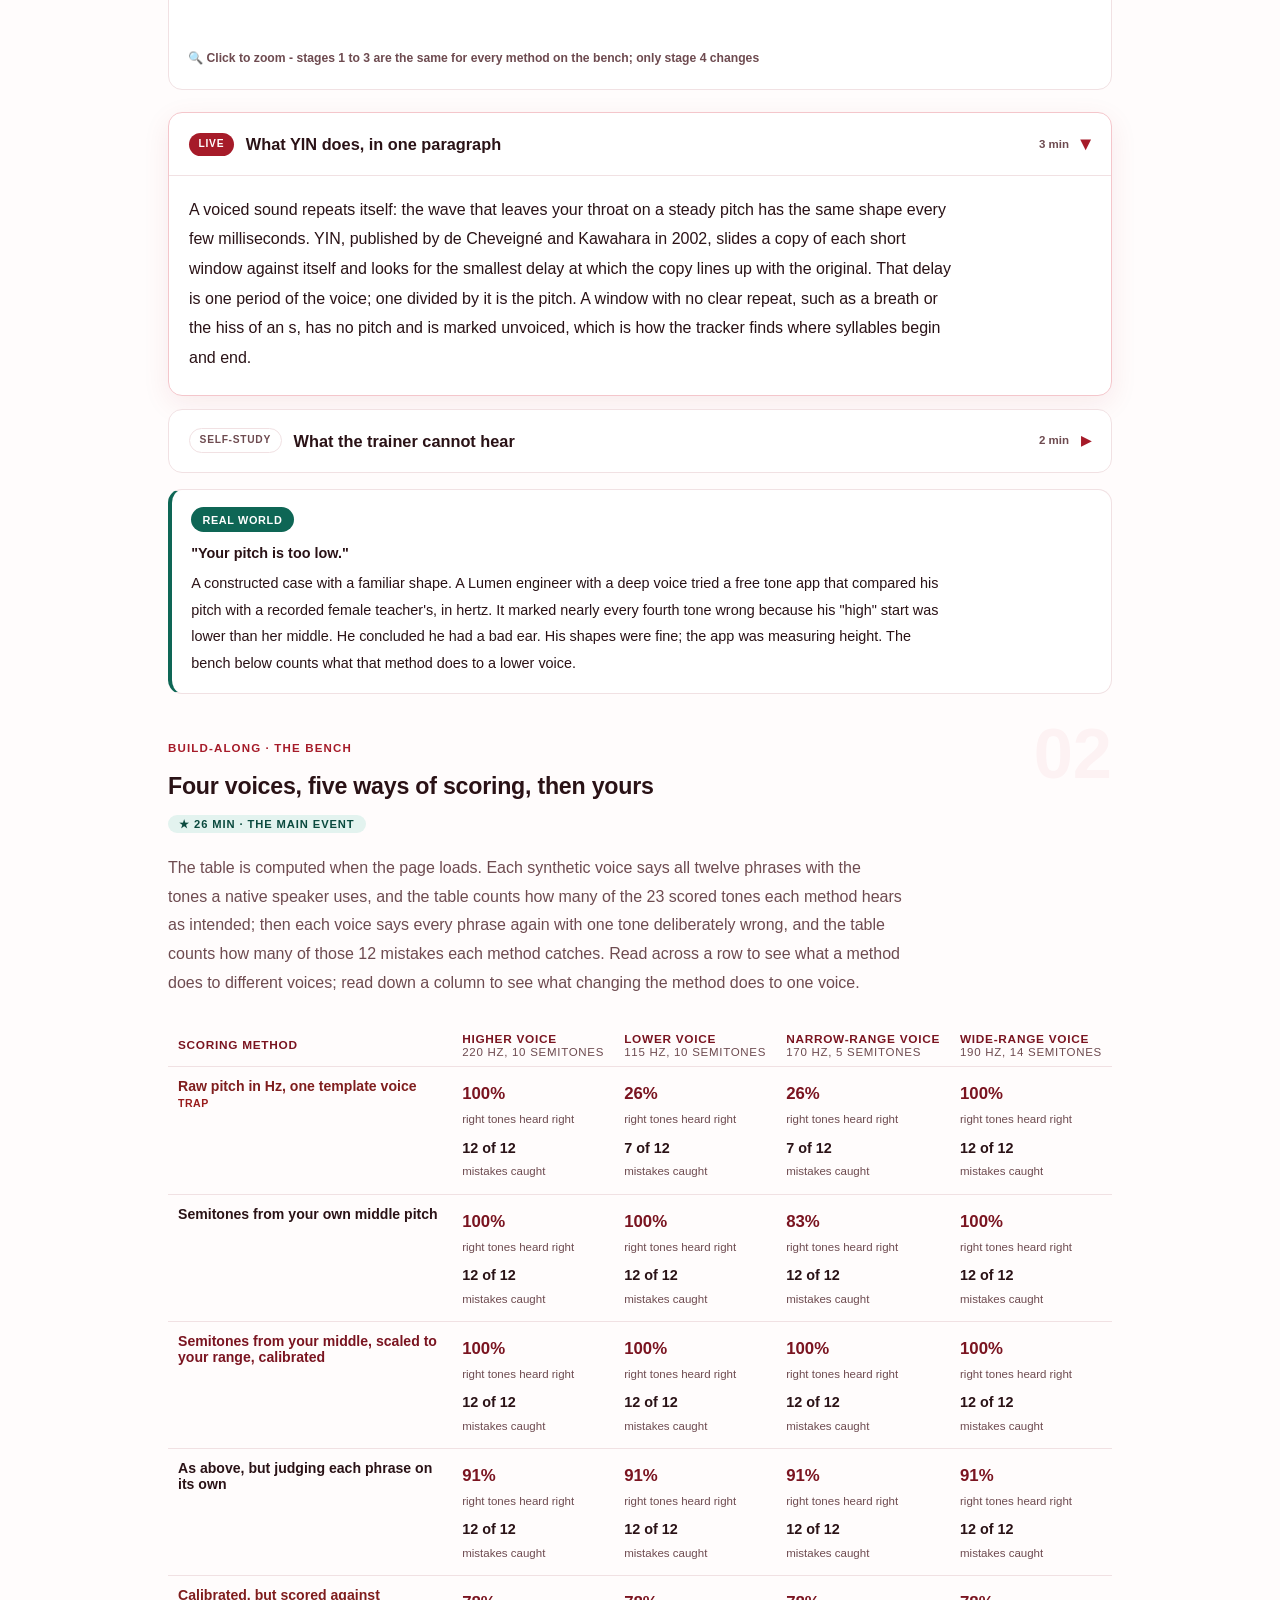
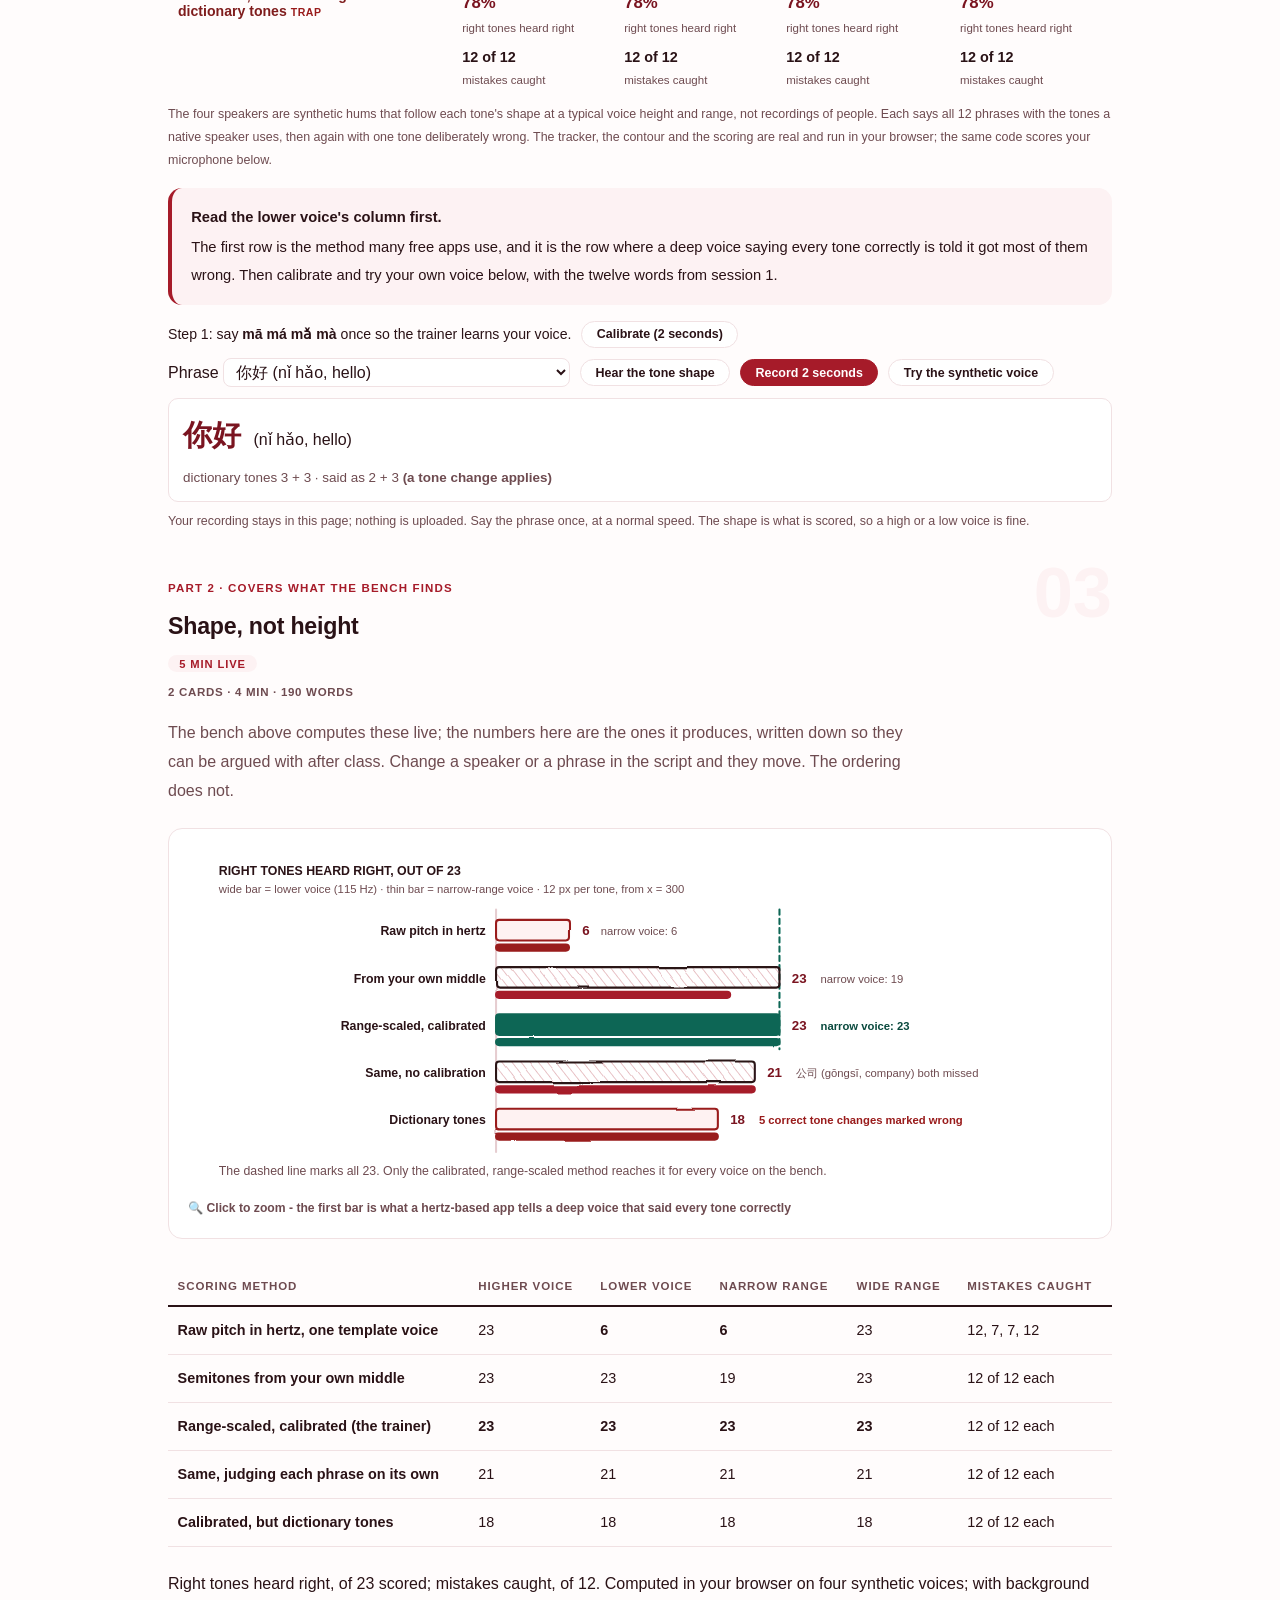
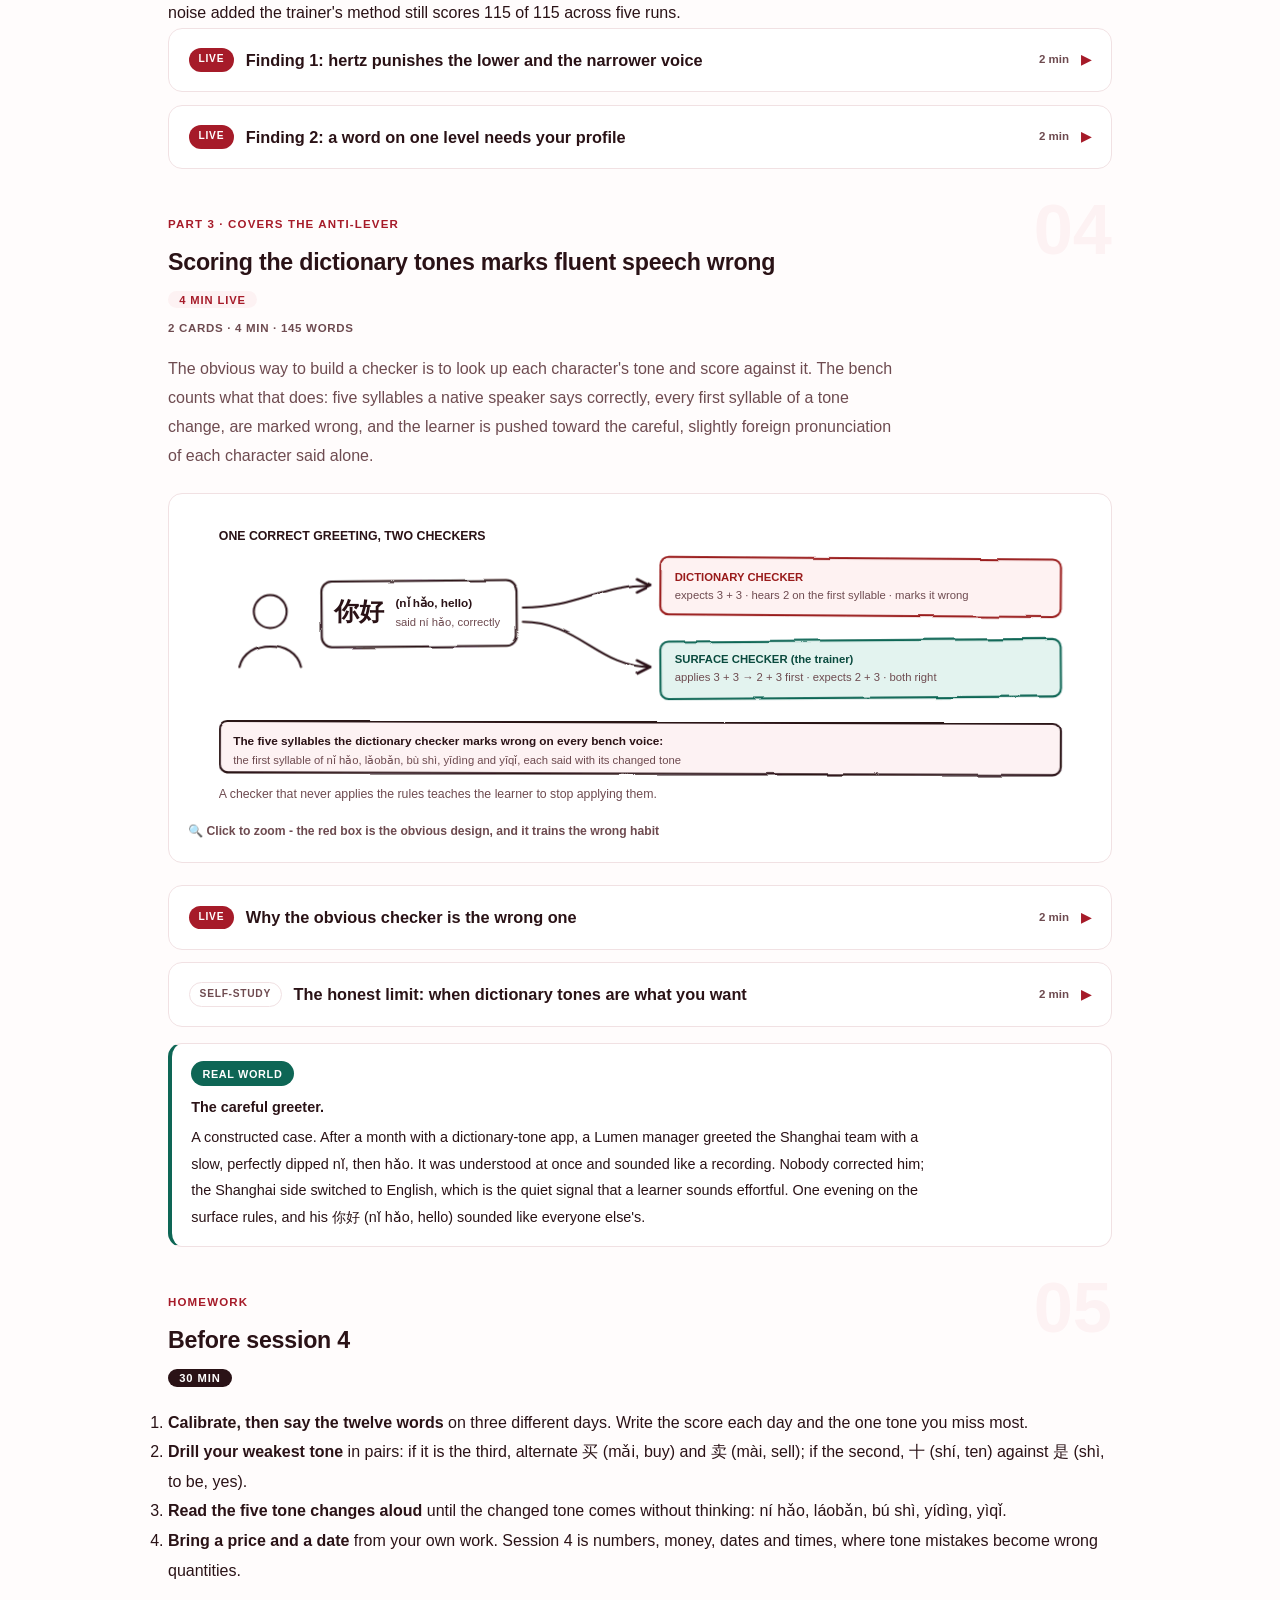
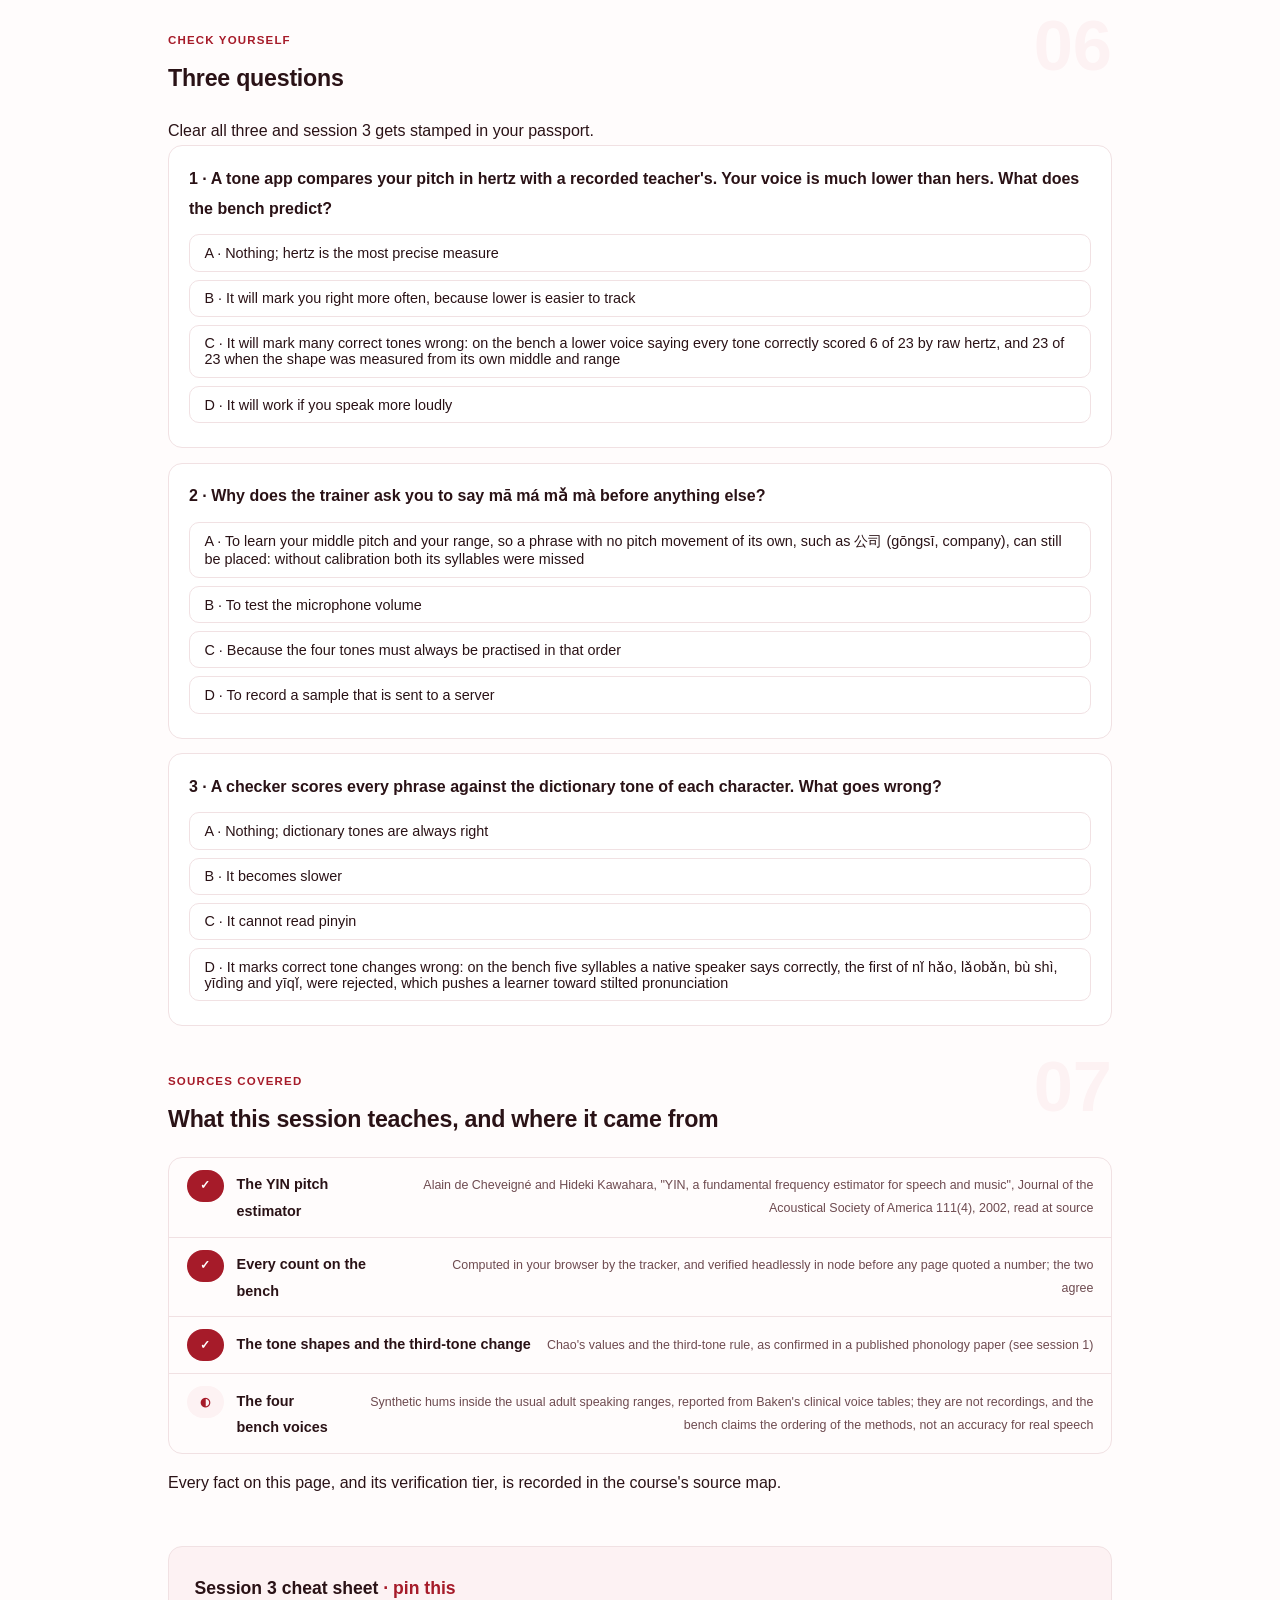
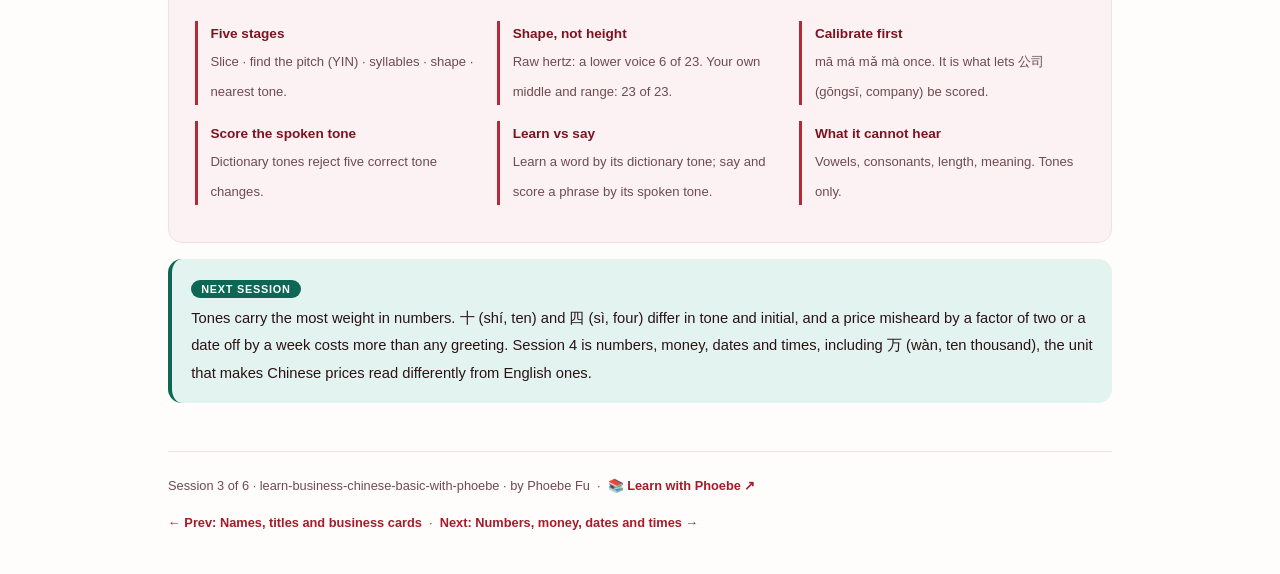
<file: courses/03-the-tone-trainer.html>
<!DOCTYPE html>
<html lang="en">
<head>
<meta charset="UTF-8">
<meta name="viewport" content="width=device-width, initial-scale=1.0">
<!-- social:start -->
<meta name="description" content="Session 3 of 6. A real pitch tracker in your browser scores the shape of each tone against your own voice. Four synthetic speakers show what three scoring methods do: raw pitch in hertz gets a lower voice right 6 times in 23, the calibrated shape method 23 in 23, and scoring dictionary tones marks five correct tone changes wrong.">
<meta property="og:type" content="article">
<meta property="og:site_name" content="Learn with Phoebe">
<meta property="og:title" content="The tone trainer - learn business chinese basic with phoebe">
<meta property="og:description" content="Session 3 of 6. Shape, not height: why a tone scored in hertz fails every lower voice, and why calibration matters for a word on one level.">
<meta property="og:url" content="https://phoebefu6.github.io/learn-business-chinese-basic-with-phoebe/courses/03-the-tone-trainer.html">
<meta property="og:image" content="https://phoebefu6.github.io/learn-business-chinese-basic-with-phoebe/assets/og-cover.png">
<meta property="og:image:width" content="1200">
<meta property="og:image:height" content="630">
<meta name="twitter:card" content="summary_large_image">
<meta name="twitter:title" content="The tone trainer - learn business chinese basic with phoebe">
<meta name="twitter:description" content="Session 3 of 6. A pitch tracker in the browser, three scoring methods, four voices.">
<meta name="twitter:image" content="https://phoebefu6.github.io/learn-business-chinese-basic-with-phoebe/assets/og-cover.png">
<!-- social:end -->
<title>Session 3 · The tone trainer - learn business chinese basic with phoebe</title>
<link rel="stylesheet" href="../assets/style.css?v=19">
</head>
<body>

<div class="toolbar">
  <div class="wrap">
    <span class="crumb"><a href="../index.html">learn-business-chinese-basic-with-phoebe</a> / Session 3 of 6</span>
    <button class="btn" id="toggle-all" type="button">Expand all</button>
    <button class="btn primary" id="zoom-toggle" type="button">Projector zoom: off</button>
  </div>
</div>

<header class="masthead">
  <div class="wrap">
    <div class="eyebrow">Learn Business Chinese Basic with Phoebe · Session 3 of 6</div>
    <h1>The tone <span class="accent">trainer</span></h1>
    <p class="sub">Sessions 1 and 2 said a tone is a shape measured against your own voice. Tonight that claim is put to work by a real pitch tracker running in this page. It listens, finds your pitch a hundred times a second, cuts the stream into syllables, and compares each syllable's shape with the four tones. Before you use it on yourself, the page runs it on four synthetic voices, high, low, narrow and wide, with three ways of scoring. One way gets a lower voice right 6 times in 23. Another gets every voice right 23 times in 23. The difference is entirely in the arithmetic, and it is the reason "your pitch is too low" is never useful feedback.</p>
    <div class="chip-row">
      <span class="chip level">🔴 Bench night</span>
      <span class="chip audience">A microphone helps; not required</span>
      <span class="chip audience">Bring session 1's twelve words</span>
      <span class="chip time">45 min</span>
    </div>
    <div class="agenda">
      <span class="a1" style="flex:1">0-3 · Welcome</span>
      <span class="a2" style="flex:3">3-14 · How a machine hears a tone</span>
      <span class="a3" style="flex:6">14-40 · The bench, then your own voice</span>
      <span class="a4" style="flex:1">40-45 · Q&amp;A</span>
    </div>
  </div>
</header>

<main class="wrap">

  <section class="section" id="intro">
    <div class="section-kicker">
      <span class="klabel">Part 0</span>
      <h2>Where we start</h2>
    </div>
    <p class="lede">A bench is a fixed set of speakers and a fixed set of phrases, so that when two scoring methods disagree, the only thing that differed was the method. The speakers here are synthetic: each is a hum whose pitch follows the right tone shape, at a voice height and range inside the usual adult ranges, not a recording of a person. That makes the bench repeatable, and it makes one thing very clear. Every number below is computed by the same tracker that will listen to you.</p>

    <div class="legend">
      <span class="pill">🎫 Clear all three quiz questions to stamp your passport</span>
      <span class="pill">computed = by the tracker, in your browser</span>
      <span class="pill">synthetic = the four bench voices</span>
    </div>

    <div class="callout win">
      <p><strong>★ What you walk out with tonight.</strong> A calibrated voice profile, your score on the twelve words of session 1 judged by shape and not by height, the counted reason a hertz-based checker fails lower voices, and one tone you now know you miss.</p>
    </div>
  </section>

  <section class="section" id="part-1">
    <div class="section-kicker">
      <span class="klabel">Part 1 · covers pitch tracking and contour scoring</span>
      <h2>How a machine hears a tone</h2>
      <span class="tag concept">6 min live</span>
    </div>
    <p class="lede">The tracker does five things, in order. It slices the sound into short windows, finds the pitch in each window, groups the voiced windows into syllables, turns each syllable into a shape on Chao's five-level scale, and picks the tone whose shape is nearest. Only the second step needs real mathematics, and it is a published method called YIN.</p>

    <figure class="zoomable">
      <svg viewBox="0 0 880 290" xmlns="http://www.w3.org/2000/svg" role="img" aria-label="The tracker as a five-stage pipeline. A wave from the microphone is sliced into 40 millisecond windows; each window gives one pitch value, about a hundred a second; voiced runs are grouped into syllables; each syllable becomes a ten-point shape on the five-level scale relative to your calibrated voice; the shape is compared with the four tone shapes and the nearest wins.">
        <defs>
          <filter id="s3aSk" x="-3%" y="-3%" width="106%" height="106%"><feTurbulence type="fractalNoise" baseFrequency="0.02" numOctaves="2" seed="53" result="n"/><feDisplacementMap in="SourceGraphic" in2="n" scale="2.4" xChannelSelector="R" yChannelSelector="G"/></filter>
          <pattern id="s3aHc" patternUnits="userSpaceOnUse" width="7" height="7" patternTransform="rotate(-38)"><line x1="0" y1="0" x2="0" y2="7" stroke="#A61B29" stroke-width="1" opacity=".5"/></pattern>
          <marker id="s3aAr" viewBox="0 0 10 10" refX="9" refY="5" markerWidth="8" markerHeight="8" orient="auto"><path d="M1 1 L9 5 L1 9" fill="none" stroke="#2A1216" stroke-width="1.6" stroke-linecap="round"/></marker>
        </defs>
        <style>
          .s3aH { font: 800 12px Inter, sans-serif; fill: #2A1216; }
          .s3aL { font: 700 11.5px Inter, sans-serif; fill: #2A1216; }
          .s3aS { font: 400 11px Inter, sans-serif; fill: #6E4B50; }
          .s3aB { font: 800 11px Inter, sans-serif; fill: #0A4A3E; }
          .s3aW { font: 800 12px Inter, sans-serif; fill: #FFFFFF; }
          .s3aN { font: 400 12px Inter, sans-serif; fill: #6E4B50; }
        </style>

        <text class="s3aH" x="30" y="26">FIVE STAGES FROM A MICROPHONE TO "TONE 3"</text>

        <g filter="url(#s3aSk)" fill="none" stroke="#2A1216" stroke-width="2" stroke-linecap="round" stroke-linejoin="round">
          <rect x="30" y="60" width="150" height="120" rx="8" transform="rotate(-0.5 105 120)" fill="#FFFFFF"/>
          <rect x="200" y="60" width="150" height="120" rx="8" transform="rotate(0.4 275 120)" fill="url(#s3aHc)"/>
          <rect x="370" y="60" width="150" height="120" rx="8" transform="rotate(-0.4 445 120)" fill="#FFFFFF"/>
          <rect x="540" y="60" width="150" height="120" rx="8" transform="rotate(0.5 615 120)" fill="#FDF2F3"/>
          <rect x="710" y="60" width="150" height="120" rx="8" transform="rotate(-0.5 785 120)" fill="#E3F3EF" stroke="#0E6655"/>
          <path d="M182 120 L196 120 M352 120 L366 120 M522 120 L536 120 M692 120 L706 120" marker-end="url(#s3aAr)"/>
          <!-- a wave doodle in stage 1 -->
          <path d="M46 132 C56 112 64 152 74 132 C84 112 92 152 102 132 C112 112 120 152 130 132 C140 112 148 152 160 132" stroke="#A61B29"/>
          <!-- pitch dots in stage 3 -->
          <path d="M386 150 L404 148 L422 142 L440 132 L458 120 L476 110 L494 104" stroke="#A61B29" stroke-dasharray="1 7" stroke-width="4"/>
          <!-- a dipping contour in stage 4 -->
          <path d="M556 112 C580 138 600 146 620 140 C640 132 656 108 672 96" stroke="#A61B29" stroke-width="3"/>
        </g>

        <text class="s3aL" x="44" y="84">1 · Slice</text>
        <text class="s3aS" x="44" y="164">40 ms windows</text>
        <text class="s3aL" x="214" y="84">2 · Find the pitch</text>
        <text class="s3aS" x="214" y="104">YIN: the delay at</text>
        <text class="s3aS" x="214" y="120">which the wave best</text>
        <text class="s3aS" x="214" y="136">repeats itself</text>
        <text class="s3aS" x="214" y="164">about 100 a second</text>
        <text class="s3aL" x="384" y="84">3 · Syllables</text>
        <text class="s3aS" x="384" y="164">split at silence</text>
        <text class="s3aL" x="554" y="84">4 · Shape</text>
        <text class="s3aS" x="554" y="164">10 points, levels 1-5</text>
        <text class="s3aL" x="724" y="84">5 · Nearest tone</text>
        <text class="s3aB" x="724" y="112">tone 3: dipping</text>
        <text class="s3aS" x="724" y="132">distance to each</text>
        <text class="s3aS" x="724" y="148">of the five shapes</text>

        <text class="s3aN" x="30" y="214">Stage 4 is where the methods differ: what counts as "level 5" depends on whose voice the scale is measured against.</text>
        <text class="s3aN" x="30" y="234">The rest of the page is about that one stage.</text>
      </svg>
      <figcaption>🔍 Click to zoom - stages 1 to 3 are the same for every method on the bench; only stage 4 changes</figcaption>
    </figure>

    <details class="card" open>
      <summary><span class="mode live">Live</span>What YIN does, in one paragraph<span class="mini">3 min</span><span class="caret">▶</span></summary>
      <div class="body">
        <p>A voiced sound repeats itself: the wave that leaves your throat on a steady pitch has the same shape every few milliseconds. YIN, published by de Cheveigné and Kawahara in 2002, slides a copy of each short window against itself and looks for the smallest delay at which the copy lines up with the original. That delay is one period of the voice; one divided by it is the pitch. A window with no clear repeat, such as a breath or the hiss of an s, has no pitch and is marked unvoiced, which is how the tracker finds where syllables begin and end.</p>
      </div>
    </details>

    <details class="card">
      <summary><span class="mode self">Self-study</span>What the trainer cannot hear<span class="mini">2 min</span><span class="caret">▶</span></summary>
      <div class="body">
        <p>It scores pitch shape and nothing else. It cannot tell a q from a ch, an an from an ang, or whether a syllable was too long; it does not know which word you meant. A real voice also adds creak at the bottom of a third tone and small pitch bumps from consonants, which the synthetic bench voices do not have, so the bench claims only the ordering of the methods, never an accuracy for real speech. Use the trainer for tones, and a teacher or a native speaker for everything else.</p>
      </div>
    </details>

    <div class="callout example">
      <span class="ex-pill">Real world</span>
      <p><strong>"Your pitch is too low."</strong> A constructed case with a familiar shape. A Lumen engineer with a deep voice tried a free tone app that compared his pitch with a recorded female teacher's, in hertz. It marked nearly every fourth tone wrong because his "high" start was lower than her middle. He concluded he had a bad ear. His shapes were fine; the app was measuring height. The bench below counts what that method does to a lower voice.</p>
    </div>
  </section>

  <section class="section" id="bench">
    <div class="section-kicker">
      <span class="klabel">Build-along · the bench</span>
      <h2>Four voices, five ways of scoring, then yours</h2>
      <span class="tag demo">★ 26 min · the main event</span>
    </div>
    <p class="lede">The table is computed when the page loads. Each synthetic voice says all twelve phrases with the tones a native speaker uses, and the table counts how many of the 23 scored tones each method hears as intended; then each voice says every phrase again with one tone deliberately wrong, and the table counts how many of those 12 mistakes each method catches. Read across a row to see what a method does to different voices; read down a column to see what changing the method does to one voice.</p>

    <div id="tone-bench"></div>

    <div class="callout tip">
      <p><strong>Read the lower voice's column first.</strong> The first row is the method many free apps use, and it is the row where a deep voice saying every tone correctly is told it got most of them wrong. Then calibrate and try your own voice below, with the twelve words from session 1.</p>
    </div>

    <div id="tone-practice"></div>
  </section>

  <section class="section" id="part-2">
    <div class="section-kicker">
      <span class="klabel">Part 2 · covers what the bench finds</span>
      <h2>Shape, not height</h2>
      <span class="tag concept">5 min live</span>
    </div>
    <p class="lede">The bench above computes these live; the numbers here are the ones it produces, written down so they can be argued with after class. Change a speaker or a phrase in the script and they move. The ordering does not.</p>

    <figure class="zoomable">
      <svg viewBox="0 0 880 330" xmlns="http://www.w3.org/2000/svg" role="img" aria-label="Bar chart for the lower synthetic voice, right tones heard right out of 23, by scoring method: raw pitch in hertz 6; semitones from the speaker's middle 23; relative and range-scaled with calibration 23; the same without calibration 21; calibrated but scored against dictionary tones 18. A second column shows the narrow-range voice: 6, 19, 23, 21, 18.">
        <defs>
          <filter id="s3bSk" x="-3%" y="-3%" width="106%" height="106%"><feTurbulence type="fractalNoise" baseFrequency="0.02" numOctaves="2" seed="59" result="n"/><feDisplacementMap in="SourceGraphic" in2="n" scale="2.4" xChannelSelector="R" yChannelSelector="G"/></filter>
          <pattern id="s3bHc" patternUnits="userSpaceOnUse" width="7" height="7" patternTransform="rotate(-38)"><line x1="0" y1="0" x2="0" y2="7" stroke="#A61B29" stroke-width="1" opacity=".5"/></pattern>
        </defs>
        <style>
          .s3bH { font: 800 12px Inter, sans-serif; fill: #2A1216; }
          .s3bL { font: 600 12px Inter, sans-serif; fill: #2A1216; }
          .s3bS { font: 400 11px Inter, sans-serif; fill: #6E4B50; }
          .s3bB { font: 800 11px Inter, sans-serif; fill: #0A4A3E; }
          .s3bR { font: 800 11px Inter, sans-serif; fill: #991B1B; }
          .s3bV { font: 800 13px Inter, sans-serif; fill: #7A1420; }
          .s3bN { font: 400 12px Inter, sans-serif; fill: #6E4B50; }
        </style>

        <text class="s3bH" x="30" y="26">RIGHT TONES HEARD RIGHT, OUT OF 23</text>
        <text class="s3bS" x="30" y="44">wide bar = lower voice (115 Hz) · thin bar = narrow-range voice · 12 px per tone, from x = 300</text>

        <g filter="url(#s3bSk)" fill="none" stroke="#2A1216" stroke-width="2" stroke-linecap="round" stroke-linejoin="round">
          <path d="M300 60 L300 296" stroke="#E6CDD0"/>
          <path d="M576 60 L576 196" stroke="#0E6655" stroke-dasharray="5 4"/>
          <!-- rows: y 70, 116, 162, 208, 254; wide bar h 20, thin bar h 6 below -->
          <rect x="300" y="70" width="72" height="20" rx="3" fill="#FEF2F2" stroke="#991B1B"/>
          <rect x="300" y="94" width="72" height="6" rx="3" fill="#991B1B" stroke="#991B1B"/>
          <rect x="300" y="116" width="276" height="20" rx="3" fill="url(#s3bHc)"/>
          <rect x="300" y="140" width="228" height="6" rx="3" fill="#A61B29" stroke="#A61B29"/>
          <rect x="300" y="162" width="276" height="20" rx="3" fill="#0E6655" stroke="#0E6655"/>
          <rect x="300" y="186" width="276" height="6" rx="3" fill="#0E6655" stroke="#0E6655"/>
          <rect x="300" y="208" width="252" height="20" rx="3" fill="url(#s3bHc)"/>
          <rect x="300" y="232" width="252" height="6" rx="3" fill="#A61B29" stroke="#A61B29"/>
          <rect x="300" y="254" width="216" height="20" rx="3" fill="#FEF2F2" stroke="#991B1B"/>
          <rect x="300" y="278" width="216" height="6" rx="3" fill="#991B1B" stroke="#991B1B"/>
        </g>

        <text class="s3bL" x="290" y="85" text-anchor="end">Raw pitch in hertz</text>
        <text class="s3bV" x="384" y="85">6</text>
        <text class="s3bS" x="402" y="85">narrow voice: 6</text>
        <text class="s3bL" x="290" y="131" text-anchor="end">From your own middle</text>
        <text class="s3bV" x="588" y="131">23</text>
        <text class="s3bS" x="616" y="131">narrow voice: 19</text>
        <text class="s3bL" x="290" y="177" text-anchor="end">Range-scaled, calibrated</text>
        <text class="s3bV" x="588" y="177">23</text>
        <text class="s3bB" x="616" y="177">narrow voice: 23</text>
        <text class="s3bL" x="290" y="223" text-anchor="end">Same, no calibration</text>
        <text class="s3bV" x="564" y="223">21</text>
        <text class="s3bS" x="592" y="223">公司 (gōngsī, company) both missed</text>
        <text class="s3bL" x="290" y="269" text-anchor="end">Dictionary tones</text>
        <text class="s3bV" x="528" y="269">18</text>
        <text class="s3bR" x="556" y="269">5 correct tone changes marked wrong</text>

        <text class="s3bN" x="30" y="318">The dashed line marks all 23. Only the calibrated, range-scaled method reaches it for every voice on the bench.</text>
      </svg>
      <figcaption>🔍 Click to zoom - the first bar is what a hertz-based app tells a deep voice that said every tone correctly</figcaption>
    </figure>

    <table class="clean">
      <tr><th>Scoring method</th><th>Higher voice</th><th>Lower voice</th><th>Narrow range</th><th>Wide range</th><th>Mistakes caught</th></tr>
      <tr><td><strong>Raw pitch in hertz</strong>, one template voice</td><td>23</td><td><strong>6</strong></td><td><strong>6</strong></td><td>23</td><td>12, 7, 7, 12</td></tr>
      <tr><td>Semitones from your own middle</td><td>23</td><td>23</td><td>19</td><td>23</td><td>12 of 12 each</td></tr>
      <tr><td><strong>Range-scaled, calibrated</strong> (the trainer)</td><td><strong>23</strong></td><td><strong>23</strong></td><td><strong>23</strong></td><td><strong>23</strong></td><td>12 of 12 each</td></tr>
      <tr><td>Same, judging each phrase on its own</td><td>21</td><td>21</td><td>21</td><td>21</td><td>12 of 12 each</td></tr>
      <tr><td><strong>Calibrated, but dictionary tones</strong></td><td>18</td><td>18</td><td>18</td><td>18</td><td>12 of 12 each</td></tr>
    </table>
    <p class="mono" style="margin-top:6px">Right tones heard right, of 23 scored; mistakes caught, of 12. Computed in your browser on four synthetic voices; with background noise added the trainer's method still scores 115 of 115 across five runs.</p>

    <details class="card">
      <summary><span class="mode live">Live</span>Finding 1: hertz punishes the lower and the narrower voice<span class="mini">2 min</span><span class="caret">▶</span></summary>
      <div class="body">
        <p>A method that compares raw pitch with one template voice is right for voices near that template and wrong for everyone else. On the bench it scores the higher voice 23 of 23 and the lower voice 6 of 23, though both said exactly the same shapes, and it catches only 7 of the lower voice's 12 real mistakes. Measuring each syllable in semitones from the speaker's own middle fixes the lower voice. Scaling to the speaker's own range as well fixes the narrow-range voice, the person who speaks with little pitch movement, who otherwise loses 4 tones.</p>
      </div>
    </details>

    <details class="card">
      <summary><span class="mode live">Live</span>Finding 2: a word on one level needs your profile<span class="mini">2 min</span><span class="caret">▶</span></summary>
      <div class="body">
        <p>公司 (gōngsī, company) is two first tones: high and level, twice. Judged on its own, a phrase with no pitch movement has no range to measure, so the method cannot tell "high and level" from "middle and level", and both syllables are missed. Calibrating once, on mā má mǎ mà (the four tones on one syllable), gives the trainer your middle and your range, and every phrase after that is judged against them. It is the difference between 21 and 23, and it is why the practice tool asks for calibration first.</p>
      </div>
    </details>
  </section>

  <section class="section" id="part-3">
    <div class="section-kicker">
      <span class="klabel">Part 3 · covers the anti-lever</span>
      <h2>Scoring the dictionary tones marks fluent speech wrong</h2>
      <span class="tag concept">4 min live</span>
    </div>
    <p class="lede">The obvious way to build a checker is to look up each character's tone and score against it. The bench counts what that does: five syllables a native speaker says correctly, every first syllable of a tone change, are marked wrong, and the learner is pushed toward the careful, slightly foreign pronunciation of each character said alone.</p>

    <figure class="zoomable">
      <svg viewBox="0 0 880 290" xmlns="http://www.w3.org/2000/svg" role="img" aria-label="A hand-drawn exchange. A speaker says ní hǎo correctly. Two checkers listen. The dictionary checker expects nǐ hǎo, third plus third, and marks the first syllable wrong. The surface checker applies the tone-change rule, expects ní hǎo, and marks both right. Below, the five syllables the dictionary checker gets wrong on the bench are listed.">
        <defs>
          <filter id="s3cSk" x="-3%" y="-3%" width="106%" height="106%"><feTurbulence type="fractalNoise" baseFrequency="0.02" numOctaves="2" seed="61" result="n"/><feDisplacementMap in="SourceGraphic" in2="n" scale="2.4" xChannelSelector="R" yChannelSelector="G"/></filter>
          <marker id="s3cAr" viewBox="0 0 10 10" refX="9" refY="5" markerWidth="8" markerHeight="8" orient="auto"><path d="M1 1 L9 5 L1 9" fill="none" stroke="#2A1216" stroke-width="1.6" stroke-linecap="round"/></marker>
        </defs>
        <style>
          .s3cH { font: 800 12px Inter, sans-serif; fill: #2A1216; }
          .s3cL { font: 600 11.5px Inter, sans-serif; fill: #2A1216; }
          .s3cS { font: 400 11px Inter, sans-serif; fill: #6E4B50; }
          .s3cB { font: 800 11px Inter, sans-serif; fill: #0A4A3E; }
          .s3cR { font: 800 11px Inter, sans-serif; fill: #991B1B; }
          .s3cZ { font: 800 24px sans-serif; fill: #2A1216; }
          .s3cN { font: 400 12px Inter, sans-serif; fill: #6E4B50; }
        </style>

        <text class="s3cH" x="30" y="26">ONE CORRECT GREETING, TWO CHECKERS</text>

        <g filter="url(#s3cSk)" fill="none" stroke="#2A1216" stroke-width="2" stroke-linecap="round" stroke-linejoin="round">
          <circle cx="80" cy="96" r="16"/>
          <path d="M50 150 C56 122 104 122 110 150"/>
          <rect x="130" y="66" width="190" height="64" rx="10" transform="rotate(-0.5 225 98)" fill="#FFFFFF"/>
          <path d="M326 92 C380 92 400 70 450 70" marker-end="url(#s3cAr)"/>
          <path d="M326 106 C380 106 400 150 450 150" marker-end="url(#s3cAr)"/>
          <rect x="460" y="44" width="390" height="56" rx="8" transform="rotate(0.4 655 72)" fill="#FEF2F2" stroke="#991B1B"/>
          <rect x="460" y="124" width="390" height="56" rx="8" transform="rotate(-0.4 655 152)" fill="#E3F3EF" stroke="#0E6655"/>
          <rect x="30" y="204" width="820" height="50" rx="8" transform="rotate(0.2 440 229)" fill="#FDF2F3"/>
        </g>

        <text class="s3cZ" x="142" y="104">你好</text>
        <text class="s3cL" x="202" y="92">(nǐ hǎo, hello)</text>
        <text class="s3cS" x="202" y="110">said ní hǎo, correctly</text>
        <text class="s3cR" x="474" y="66">DICTIONARY CHECKER</text>
        <text class="s3cS" x="474" y="84">expects 3 + 3 · hears 2 on the first syllable · marks it wrong</text>
        <text class="s3cB" x="474" y="146">SURFACE CHECKER (the trainer)</text>
        <text class="s3cS" x="474" y="164">applies 3 + 3 → 2 + 3 first · expects 2 + 3 · both right</text>
        <text class="s3cL" x="44" y="226">The five syllables the dictionary checker marks wrong on every bench voice:</text>
        <text class="s3cS" x="44" y="244">the first syllable of nǐ hǎo, lǎobǎn, bù shì, yīdìng and yīqǐ, each said with its changed tone</text>

        <text class="s3cN" x="30" y="278">A checker that never applies the rules teaches the learner to stop applying them.</text>
      </svg>
      <figcaption>🔍 Click to zoom - the red box is the obvious design, and it trains the wrong habit</figcaption>
    </figure>

    <details class="card">
      <summary><span class="mode live">Live</span>Why the obvious checker is the wrong one<span class="mini">2 min</span><span class="caret">▶</span></summary>
      <div class="body">
        <p>A learner who is marked wrong for saying ní hǎo will try saying nǐ hǎo with two full third tones, which is harder to say and sounds stilted to a native listener. The checker's error becomes the learner's habit. The trainer applies the three tone-change rules from session 1 to the phrase first, then scores against the tones a native speaker actually produces; the five syllables the dictionary checker rejects are exactly the ones it accepts.</p>
      </div>
    </details>

    <details class="card">
      <summary><span class="mode self">Self-study</span>The honest limit: when dictionary tones are what you want<span class="mini">2 min</span><span class="caret">▶</span></summary>
      <div class="body">
        <p>Learning a new word, you need its dictionary tone: that is what you look up, and it is what you will see written in standard pinyin. The trainer's practice list shows both, the dictionary tones and the tones as said, for every phrase. The rule is simple: learn the word by its dictionary tone, say the phrase by its spoken tone, and score the phrase by the spoken tone.</p>
      </div>
    </details>

    <div class="callout example">
      <span class="ex-pill">Real world</span>
      <p><strong>The careful greeter.</strong> A constructed case. After a month with a dictionary-tone app, a Lumen manager greeted the Shanghai team with a slow, perfectly dipped nǐ, then hǎo. It was understood at once and sounded like a recording. Nobody corrected him; the Shanghai side switched to English, which is the quiet signal that a learner sounds effortful. One evening on the surface rules, and his 你好 (nǐ hǎo, hello) sounded like everyone else's.</p>
    </div>
  </section>

  <section class="section" id="exercise">
    <div class="section-kicker">
      <span class="klabel">Homework</span>
      <h2>Before session 4</h2>
      <span class="tag exercise">30 min</span>
    </div>
    <ol>
      <li><strong>Calibrate, then say the twelve words</strong> on three different days. Write the score each day and the one tone you miss most.</li>
      <li><strong>Drill your weakest tone</strong> in pairs: if it is the third, alternate 买 (mǎi, buy) and 卖 (mài, sell); if the second, 十 (shí, ten) against 是 (shì, to be, yes).</li>
      <li><strong>Read the five tone changes aloud</strong> until the changed tone comes without thinking: ní hǎo, láobǎn, bú shì, yídìng, yìqǐ.</li>
      <li><strong>Bring a price and a date</strong> from your own work. Session 4 is numbers, money, dates and times, where tone mistakes become wrong quantities.</li>
    </ol>
  </section>

  <section class="section" id="quiz">
    <div class="section-kicker">
      <span class="klabel">Check yourself</span>
      <h2>Three questions</h2>
    </div>
    <p>Clear all three and session 3 gets stamped in your passport.</p>

    <div class="quiz-q" data-answer="2">
      <p class="qtext">1 · A tone app compares your pitch in hertz with a recorded teacher's. Your voice is much lower than hers. What does the bench predict?</p>
      <button class="qopt" type="button">A · Nothing; hertz is the most precise measure</button>
      <button class="qopt" type="button">B · It will mark you right more often, because lower is easier to track</button>
      <button class="qopt" type="button">C · It will mark many correct tones wrong: on the bench a lower voice saying every tone correctly scored 6 of 23 by raw hertz, and 23 of 23 when the shape was measured from its own middle and range</button>
      <button class="qopt" type="button">D · It will work if you speak more loudly</button>
      <p class="qwhy">Tones are shapes relative to your own voice. A method that measures height against one template voice confuses "a lower voice" with "a lower tone", which is why "your pitch is too low" is never useful tone feedback.</p>
    </div>

    <div class="quiz-q" data-answer="0">
      <p class="qtext">2 · Why does the trainer ask you to say mā má mǎ mà before anything else?</p>
      <button class="qopt" type="button">A · To learn your middle pitch and your range, so a phrase with no pitch movement of its own, such as 公司 (gōngsī, company), can still be placed: without calibration both its syllables were missed</button>
      <button class="qopt" type="button">B · To test the microphone volume</button>
      <button class="qopt" type="button">C · Because the four tones must always be practised in that order</button>
      <button class="qopt" type="button">D · To record a sample that is sent to a server</button>
      <p class="qwhy">Two first tones are level and high; with nothing else to compare against, "high" cannot be told from "middle". Your calibration is that comparison. Nothing is uploaded: the recording stays in the page.</p>
    </div>

    <div class="quiz-q" data-answer="3">
      <p class="qtext">3 · A checker scores every phrase against the dictionary tone of each character. What goes wrong?</p>
      <button class="qopt" type="button">A · Nothing; dictionary tones are always right</button>
      <button class="qopt" type="button">B · It becomes slower</button>
      <button class="qopt" type="button">C · It cannot read pinyin</button>
      <button class="qopt" type="button">D · It marks correct tone changes wrong: on the bench five syllables a native speaker says correctly, the first of nǐ hǎo, lǎobǎn, bù shì, yīdìng and yīqǐ, were rejected, which pushes a learner toward stilted pronunciation</button>
      <p class="qwhy">Learn a word by its dictionary tone; score a phrase by its spoken tone. The trainer applies the three rules first and shows you both, so you see the change rather than being marked down for making it.</p>
    </div>

    <p class="quiz-score"></p>
  </section>

  <section class="section" id="official">
    <div class="section-kicker">
      <span class="klabel">Sources covered</span>
      <h2>What this session teaches, and where it came from</h2>
    </div>
    <div class="covered">
      <div class="covered-row"><span class="status pill solid">✓</span><span class="name">The YIN pitch estimator</span><span class="note">Alain de Cheveigné and Hideki Kawahara, "YIN, a fundamental frequency estimator for speech and music", Journal of the Acoustical Society of America 111(4), 2002, read at source</span></div>
      <div class="covered-row"><span class="status pill solid">✓</span><span class="name">Every count on the bench</span><span class="note">Computed in your browser by the tracker, and verified headlessly in node before any page quoted a number; the two agree</span></div>
      <div class="covered-row"><span class="status pill solid">✓</span><span class="name">The tone shapes and the third-tone change</span><span class="note">Chao's values and the third-tone rule, as confirmed in a published phonology paper (see session 1)</span></div>
      <div class="covered-row"><span class="status pill light">◐</span><span class="name">The four bench voices</span><span class="note">Synthetic hums inside the usual adult speaking ranges, reported from Baken's clinical voice tables; they are not recordings, and the bench claims the ordering of the methods, not an accuracy for real speech</span></div>
    </div>
    <p class="mono" style="margin-top:14px">Every fact on this page, and its verification tier, is recorded in the course's source map.</p>
  </section>

  <section class="cheat" id="cheatsheet">
    <h3>Session 3 cheat sheet <span>· pin this</span></h3>
    <div class="grid-2">
      <div class="cheat-item"><b>Five stages</b><span>Slice · find the pitch (YIN) · syllables · shape · nearest tone.</span></div>
      <div class="cheat-item"><b>Shape, not height</b><span>Raw hertz: a lower voice 6 of 23. Your own middle and range: 23 of 23.</span></div>
      <div class="cheat-item"><b>Calibrate first</b><span>mā má mǎ mà once. It is what lets 公司 (gōngsī, company) be scored.</span></div>
      <div class="cheat-item"><b>Score the spoken tone</b><span>Dictionary tones reject five correct tone changes.</span></div>
      <div class="cheat-item"><b>Learn vs say</b><span>Learn a word by its dictionary tone; say and score a phrase by its spoken tone.</span></div>
      <div class="cheat-item"><b>What it cannot hear</b><span>Vowels, consonants, length, meaning. Tones only.</span></div>
    </div>
  </section>

  <div class="callout next">
    <span class="nx-pill">Next session</span>
    <p>Tones carry the most weight in numbers. 十 (shí, ten) and 四 (sì, four) differ in tone and initial, and a price misheard by a factor of two or a date off by a week costs more than any greeting. Session 4 is numbers, money, dates and times, including 万 (wàn, ten thousand), the unit that makes Chinese prices read differently from English ones.</p>
  </div>

  <footer class="pagefoot">
    <span>Session 3 of 6 · learn-business-chinese-basic-with-phoebe · by Phoebe Fu &nbsp;·&nbsp; 📚 <a href="https://phoebefu6.github.io/learn-with-phoebe/">Learn with Phoebe ↗</a></span>
    <span><a href="02-names-titles-and-cards.html">← Prev: Names, titles and business cards</a> &nbsp;·&nbsp; <a href="04-numbers-money-dates.html">Next: Numbers, money, dates and times →</a></span>
  </footer>

</main>

<script src="../assets/tone-live.js?v=1"></script>
<script src="../assets/app.js?v=17"></script>
</body>
</html>
</file>
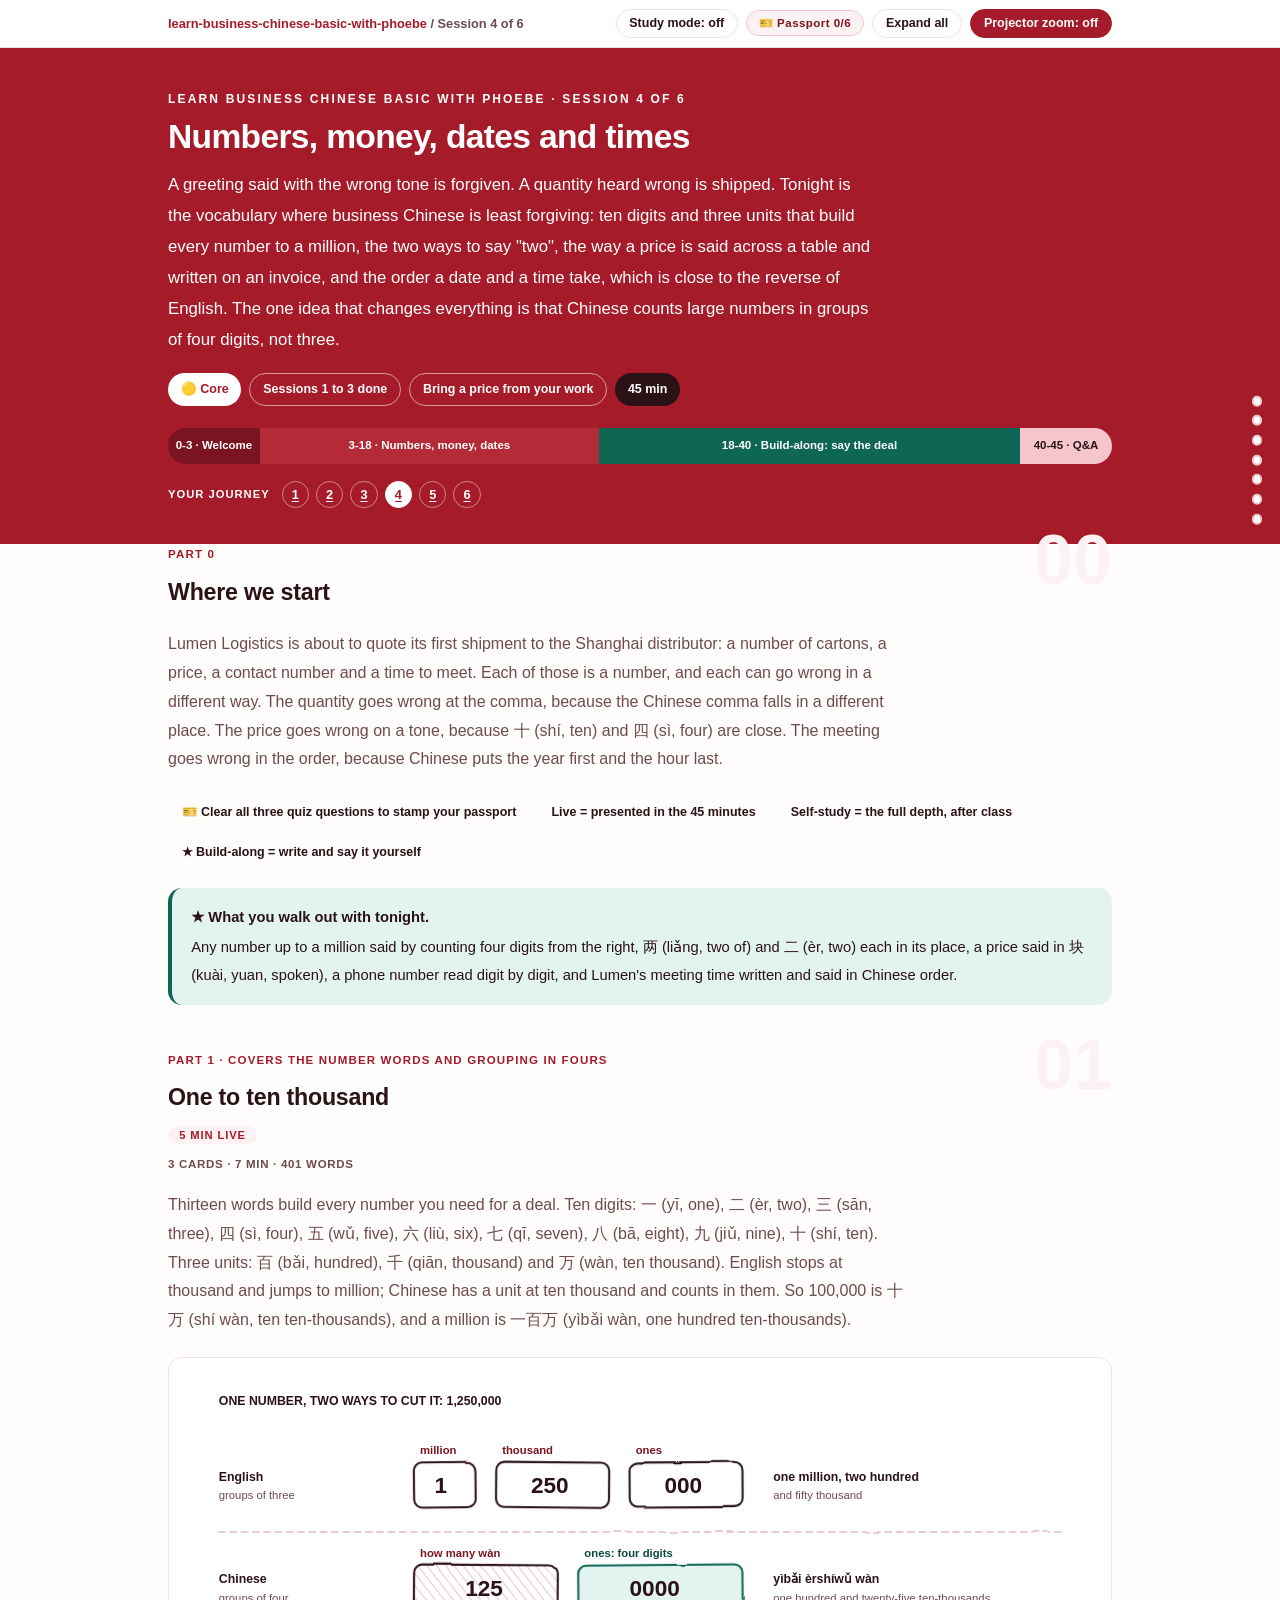
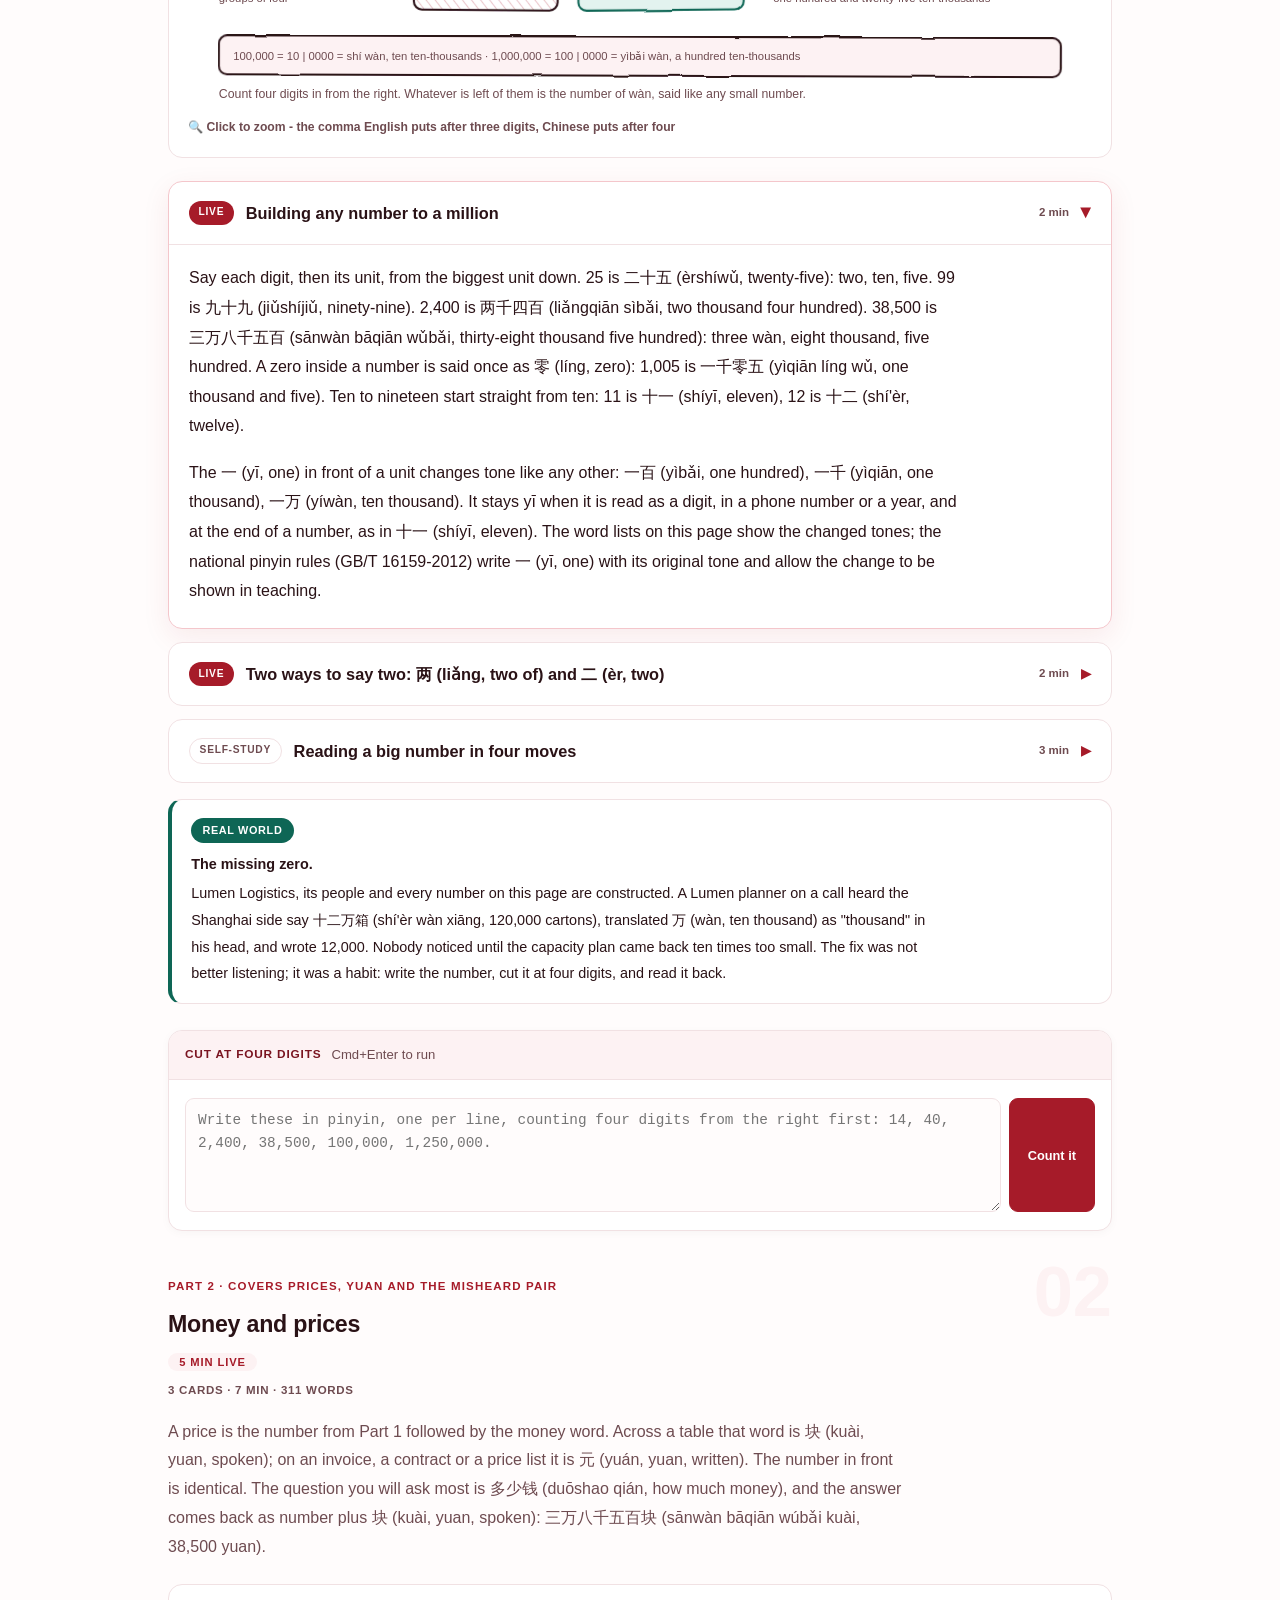
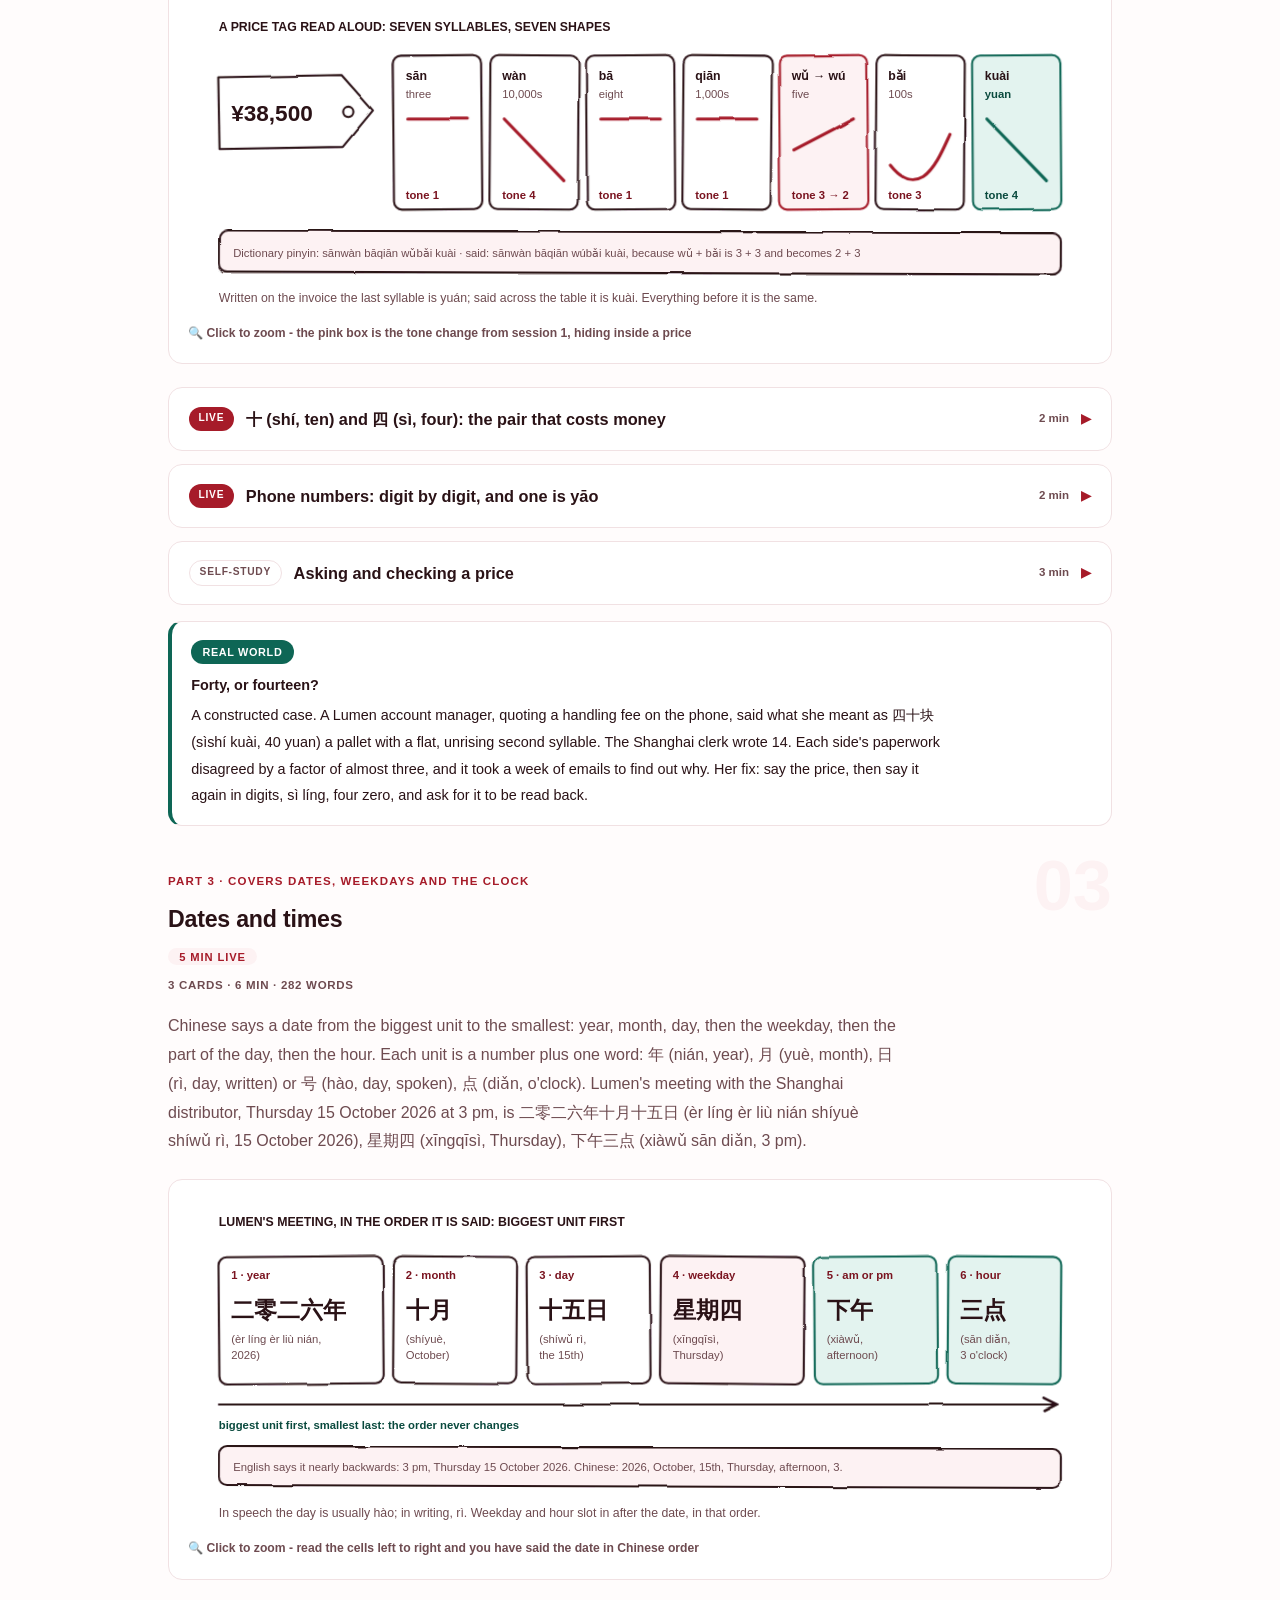
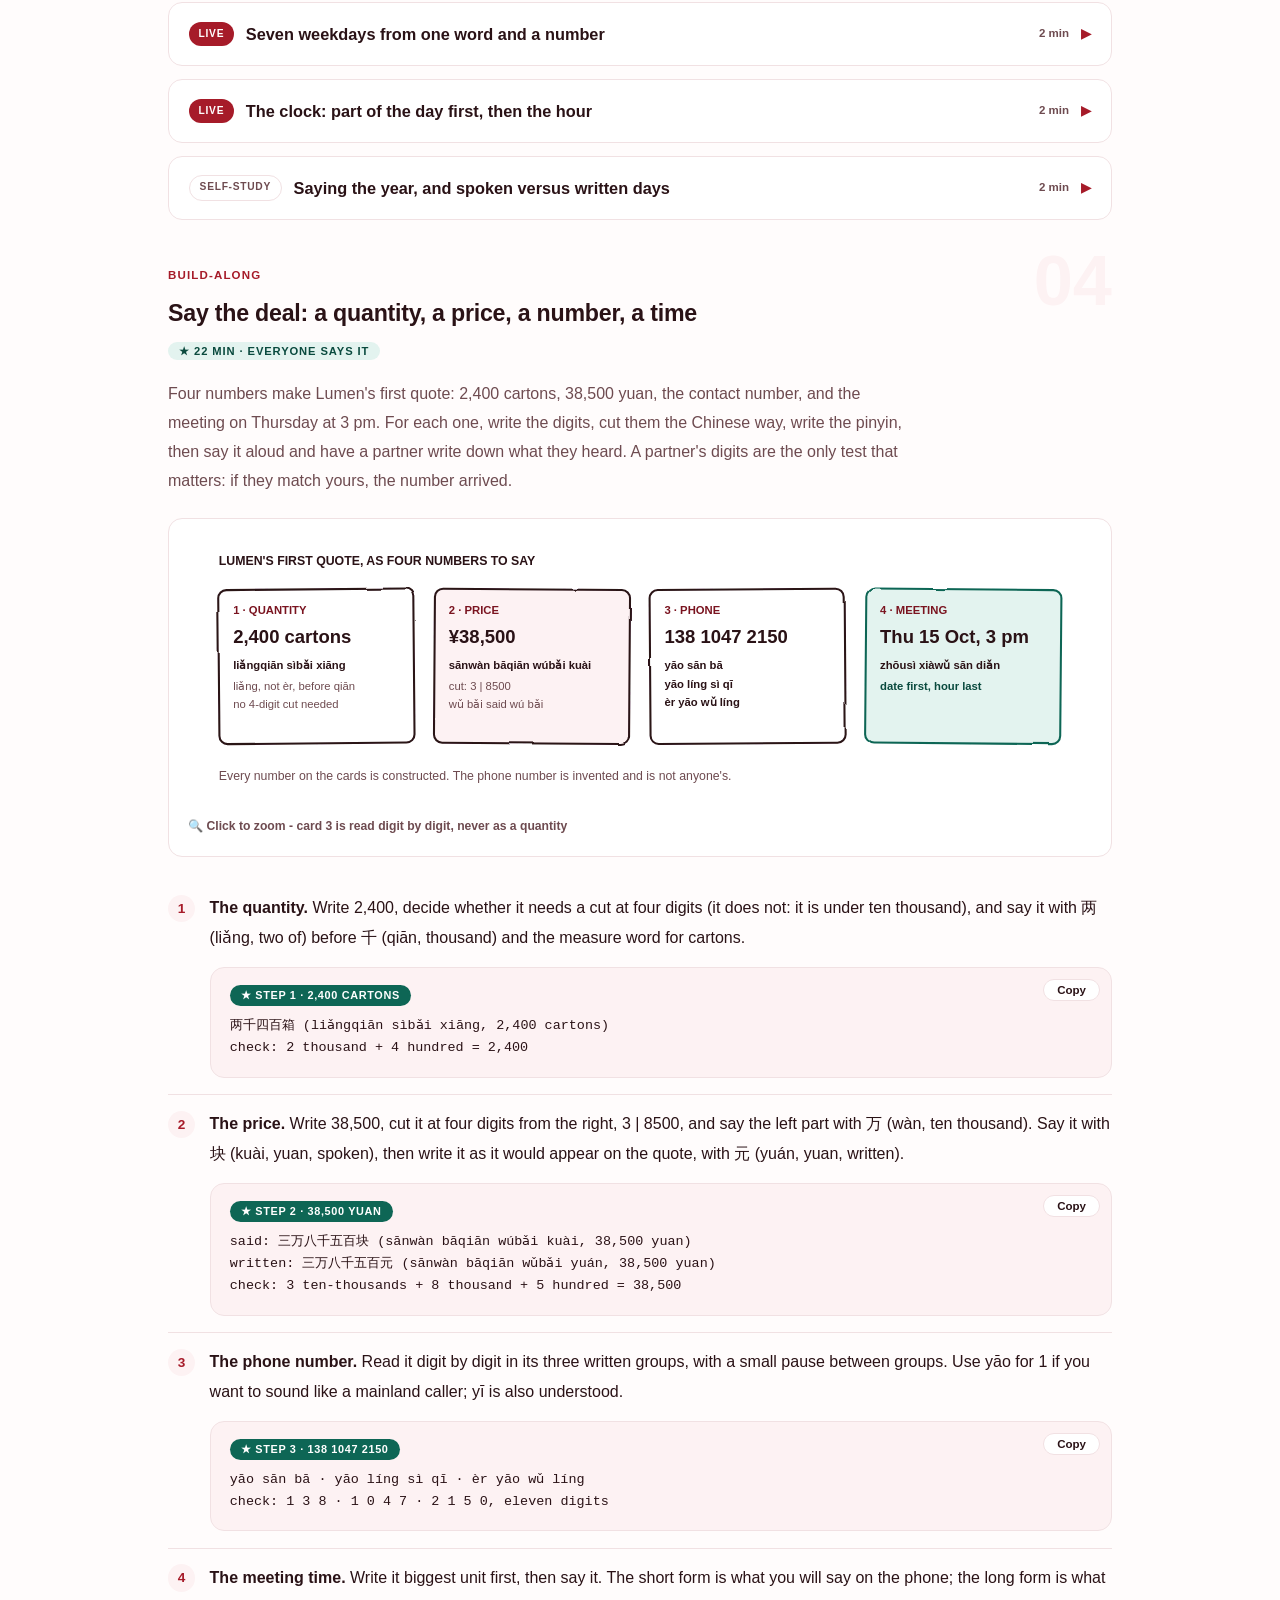
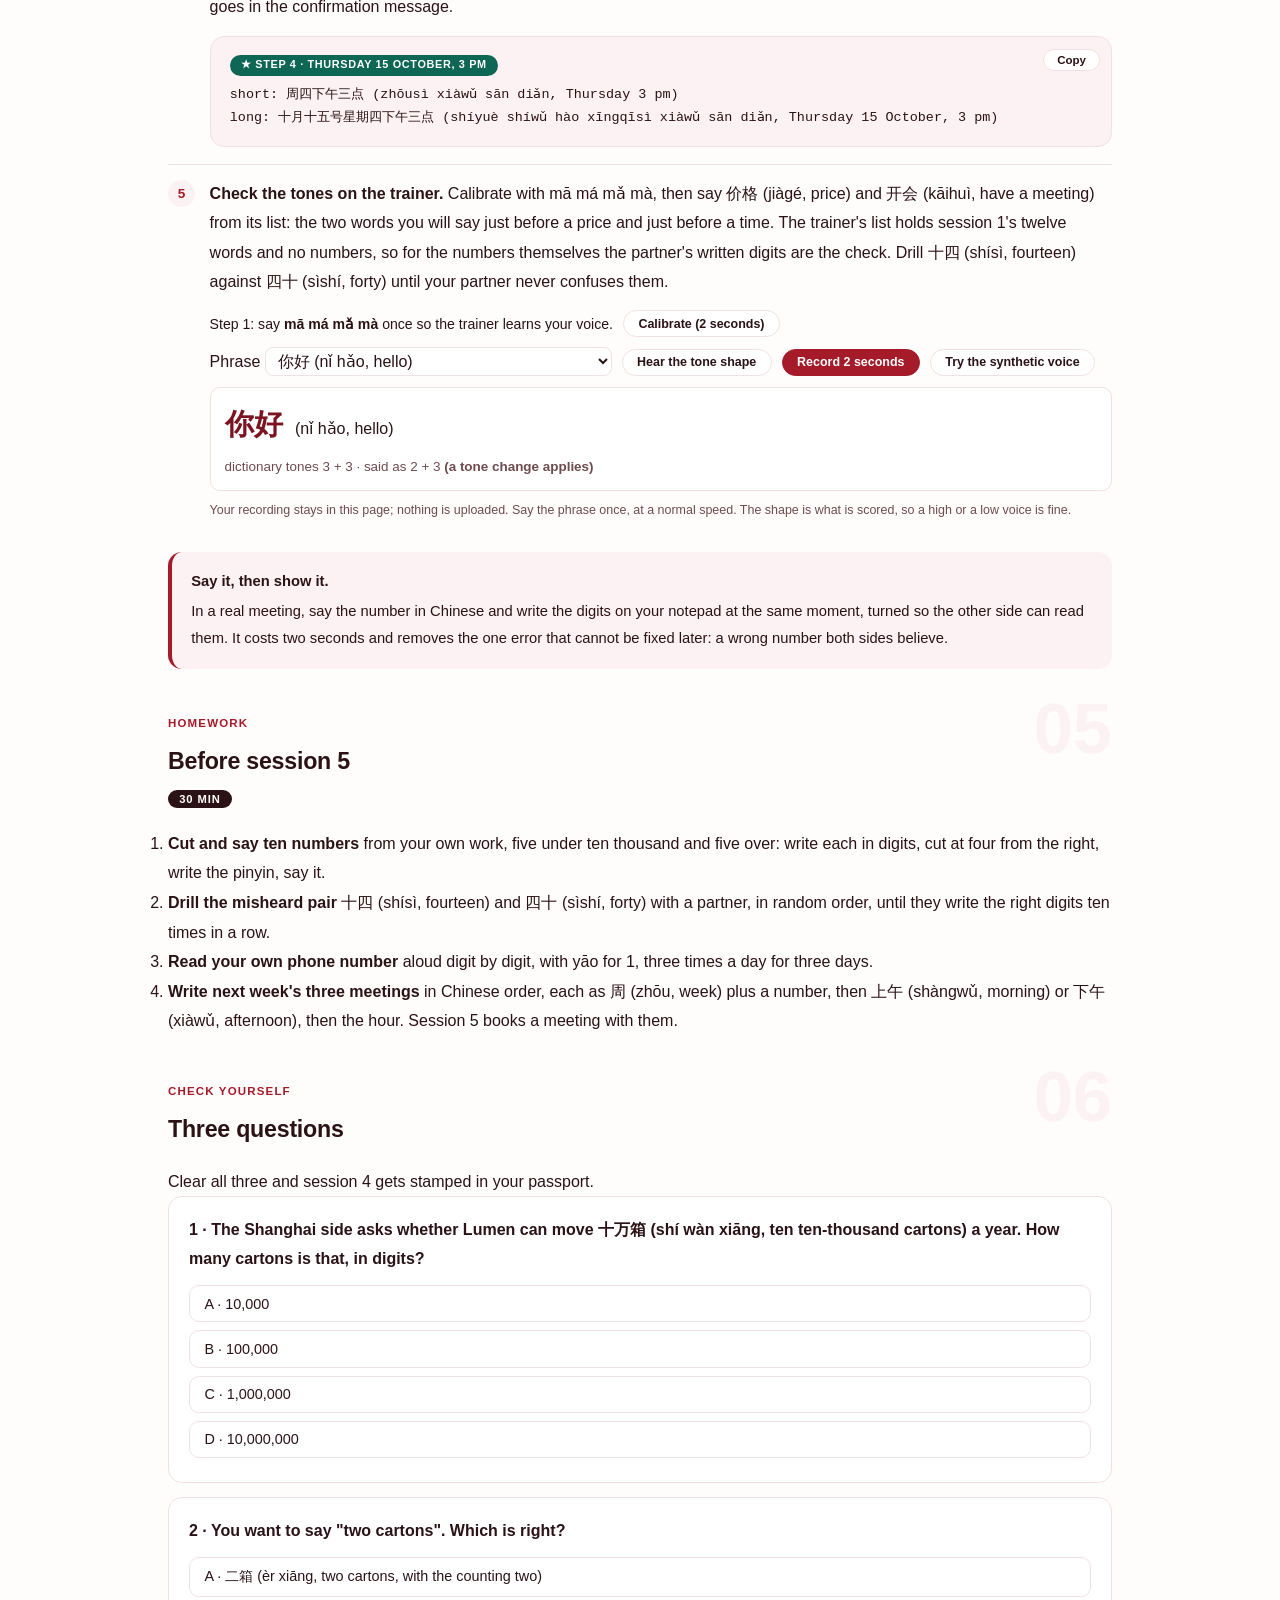
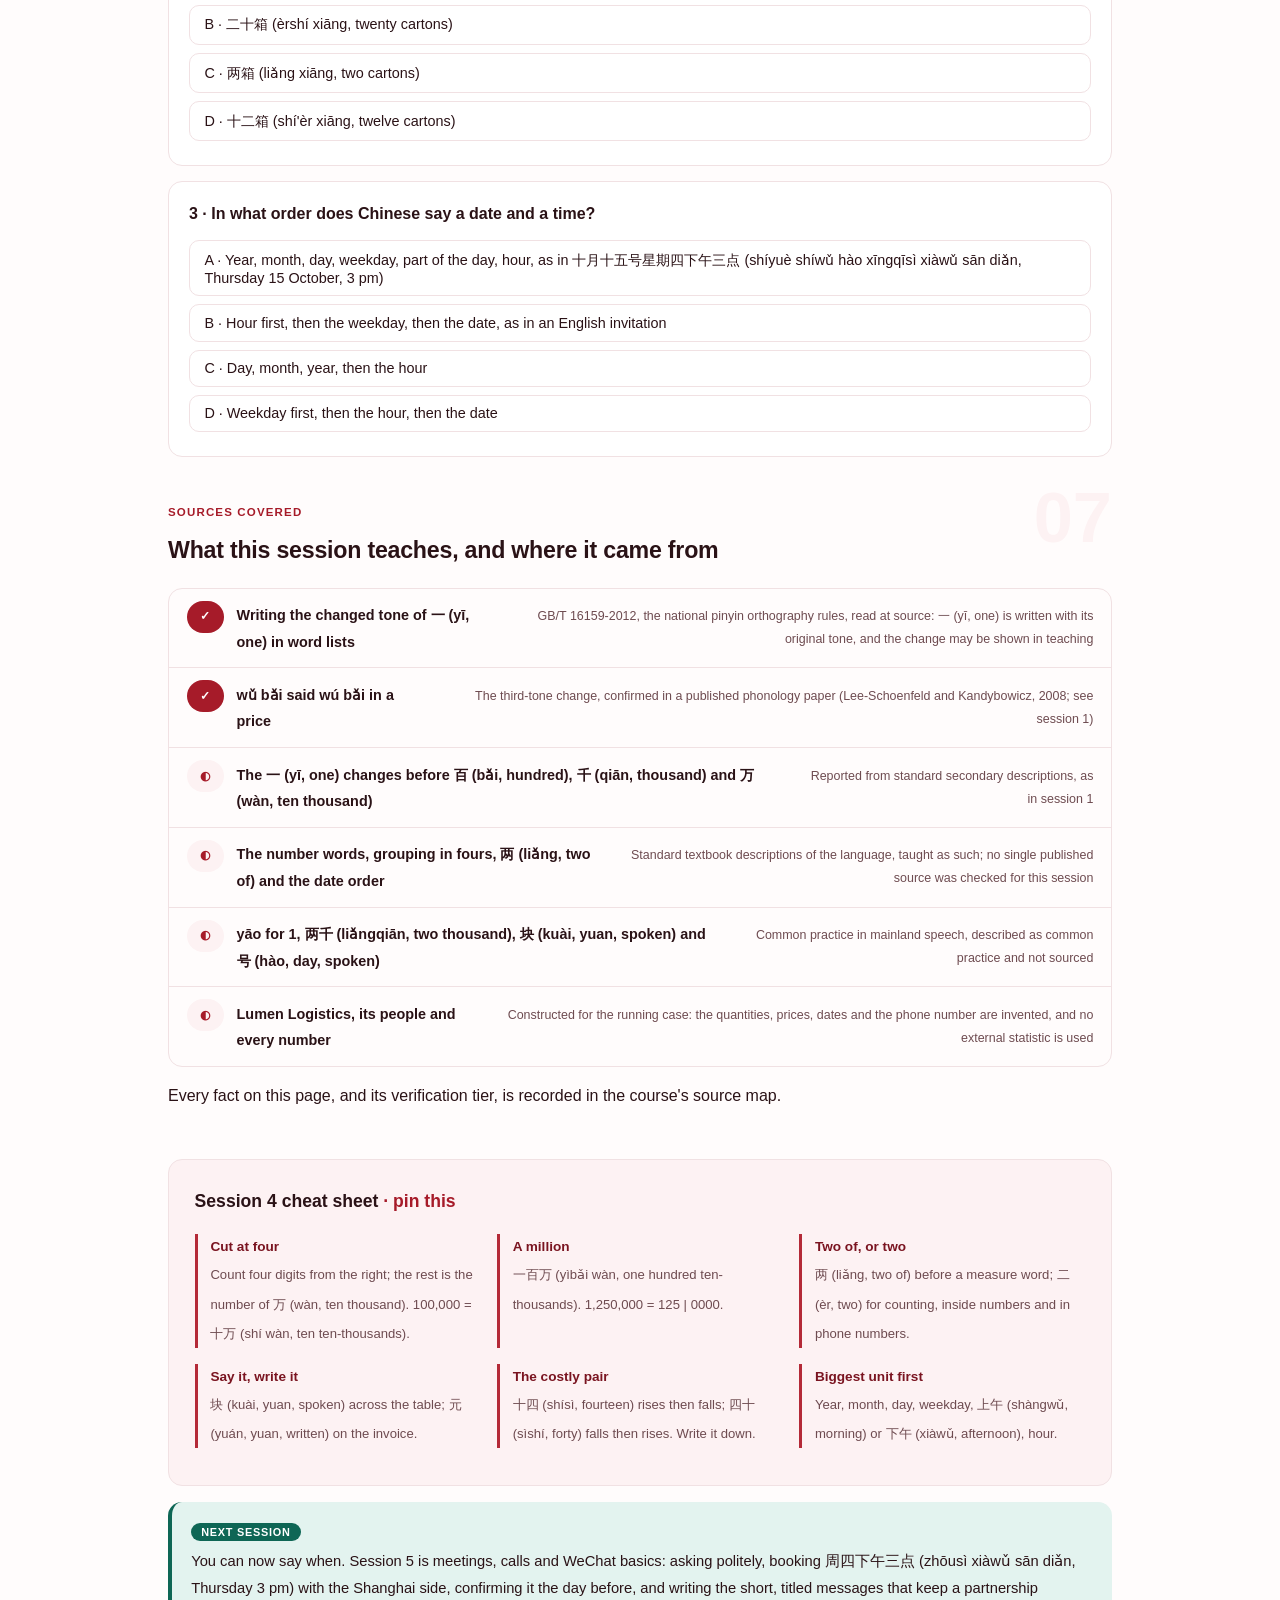
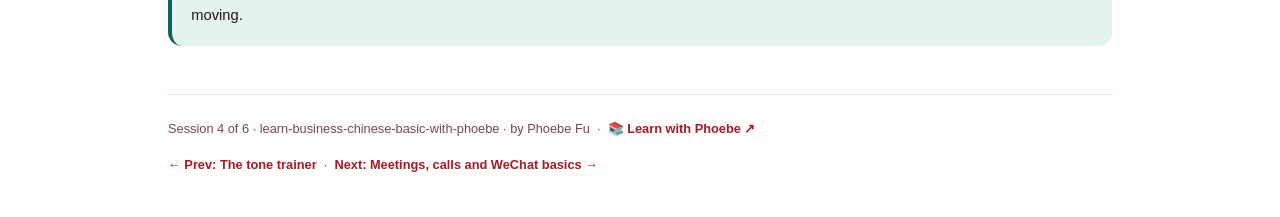
<file: courses/04-numbers-money-dates.html>
<!DOCTYPE html>
<html lang="en">
<head>
<meta charset="UTF-8">
<meta name="viewport" content="width=device-width, initial-scale=1.0">
<!-- social:start -->
<meta name="description" content="Session 4 of 6. Numbers one to a million, grouped in fours around wan (ten thousand); liang versus er for two; prices said as kuai and written as yuan; shi (ten) versus si (four); dates said year, month, day, weekday, hour. Build-along: a quantity, a price, a phone number and a meeting time, said and written.">
<meta property="og:type" content="article">
<meta property="og:site_name" content="Learn with Phoebe">
<meta property="og:title" content="Numbers, money, dates and times - learn business chinese basic with phoebe">
<meta property="og:description" content="Session 4 of 6. Chinese counts large numbers in fours. 100,000 is ten ten-thousands, and a price heard wrong costs more than any greeting.">
<meta property="og:url" content="https://phoebefu6.github.io/learn-business-chinese-basic-with-phoebe/courses/04-numbers-money-dates.html">
<meta property="og:image" content="https://phoebefu6.github.io/learn-business-chinese-basic-with-phoebe/assets/og-cover.png">
<meta property="og:image:width" content="1200">
<meta property="og:image:height" content="630">
<meta name="twitter:card" content="summary_large_image">
<meta name="twitter:title" content="Numbers, money, dates and times - learn business chinese basic with phoebe">
<meta name="twitter:description" content="Session 4 of 6. Grouping in fours, two ways to say two, prices, dates and times.">
<meta name="twitter:image" content="https://phoebefu6.github.io/learn-business-chinese-basic-with-phoebe/assets/og-cover.png">
<!-- social:end -->
<title>Session 4 · Numbers, money, dates and times - learn business chinese basic with phoebe</title>
<link rel="stylesheet" href="../assets/style.css?v=19">
</head>
<body>

<div class="toolbar">
  <div class="wrap">
    <span class="crumb"><a href="../index.html">learn-business-chinese-basic-with-phoebe</a> / Session 4 of 6</span>
    <button class="btn" id="toggle-all" type="button">Expand all</button>
    <button class="btn primary" id="zoom-toggle" type="button">Projector zoom: off</button>
  </div>
</div>

<header class="masthead">
  <div class="wrap">
    <div class="eyebrow">Learn Business Chinese Basic with Phoebe · Session 4 of 6</div>
    <h1>Numbers, money, <span class="accent">dates</span> and times</h1>
    <p class="sub">A greeting said with the wrong tone is forgiven. A quantity heard wrong is shipped. Tonight is the vocabulary where business Chinese is least forgiving: ten digits and three units that build every number to a million, the two ways to say "two", the way a price is said across a table and written on an invoice, and the order a date and a time take, which is close to the reverse of English. The one idea that changes everything is that Chinese counts large numbers in groups of four digits, not three.</p>
    <div class="chip-row">
      <span class="chip level">🟡 Core</span>
      <span class="chip audience">Sessions 1 to 3 done</span>
      <span class="chip audience">Bring a price from your work</span>
      <span class="chip time">45 min</span>
    </div>
    <div class="agenda">
      <span class="a1" style="flex:1">0-3 · Welcome</span>
      <span class="a2" style="flex:4">3-18 · Numbers, money, dates</span>
      <span class="a3" style="flex:5">18-40 · Build-along: say the deal</span>
      <span class="a4" style="flex:1">40-45 · Q&amp;A</span>
    </div>
  </div>
</header>

<main class="wrap">

  <section class="section" id="intro">
    <div class="section-kicker">
      <span class="klabel">Part 0</span>
      <h2>Where we start</h2>
    </div>
    <p class="lede">Lumen Logistics is about to quote its first shipment to the Shanghai distributor: a number of cartons, a price, a contact number and a time to meet. Each of those is a number, and each can go wrong in a different way. The quantity goes wrong at the comma, because the Chinese comma falls in a different place. The price goes wrong on a tone, because 十 (shí, ten) and 四 (sì, four) are close. The meeting goes wrong in the order, because Chinese puts the year first and the hour last.</p>

    <div class="legend">
      <span class="pill">🎫 Clear all three quiz questions to stamp your passport</span>
      <span class="pill">Live = presented in the 45 minutes</span>
      <span class="pill">Self-study = the full depth, after class</span>
      <span class="pill">★ Build-along = write and say it yourself</span>
    </div>

    <div class="callout win">
      <p><strong>★ What you walk out with tonight.</strong> Any number up to a million said by counting four digits from the right, 两 (liǎng, two of) and 二 (èr, two) each in its place, a price said in 块 (kuài, yuan, spoken), a phone number read digit by digit, and Lumen's meeting time written and said in Chinese order.</p>
    </div>
  </section>

  <section class="section" id="part-1">
    <div class="section-kicker">
      <span class="klabel">Part 1 · covers the number words and grouping in fours</span>
      <h2>One to ten thousand</h2>
      <span class="tag concept">5 min live</span>
    </div>
    <p class="lede">Thirteen words build every number you need for a deal. Ten digits: 一 (yī, one), 二 (èr, two), 三 (sān, three), 四 (sì, four), 五 (wǔ, five), 六 (liù, six), 七 (qī, seven), 八 (bā, eight), 九 (jiǔ, nine), 十 (shí, ten). Three units: 百 (bǎi, hundred), 千 (qiān, thousand) and 万 (wàn, ten thousand). English stops at thousand and jumps to million; Chinese has a unit at ten thousand and counts in them. So 100,000 is 十万 (shí wàn, ten ten-thousands), and a million is 一百万 (yìbǎi wàn, one hundred ten-thousands).</p>

    <figure class="zoomable">
      <svg viewBox="0 0 880 320" xmlns="http://www.w3.org/2000/svg" role="img" aria-label="The number 1,250,000 grouped two ways. English groups it in threes, 1, 250 and 000, read one million two hundred and fifty thousand. Chinese groups it in fours, 125 and 0000, read yibai ershiwu wan, one hundred and twenty-five ten-thousands. A strip below gives 100,000 as 10 and 0000, shi wan, and 1,000,000 as 100 and 0000, yibai wan.">
        <defs>
          <filter id="s4aSk" x="-3%" y="-3%" width="106%" height="106%"><feTurbulence type="fractalNoise" baseFrequency="0.02" numOctaves="2" seed="71" result="n"/><feDisplacementMap in="SourceGraphic" in2="n" scale="2.4" xChannelSelector="R" yChannelSelector="G"/></filter>
          <pattern id="s4aHc" patternUnits="userSpaceOnUse" width="7" height="7" patternTransform="rotate(-38)"><line x1="0" y1="0" x2="0" y2="7" stroke="#A61B29" stroke-width="1" opacity=".5"/></pattern>
          <marker id="s4aAr" viewBox="0 0 10 10" refX="9" refY="5" markerWidth="8" markerHeight="8" orient="auto"><path d="M1 1 L9 5 L1 9" fill="none" stroke="#2A1216" stroke-width="1.6" stroke-linecap="round"/></marker>
        </defs>
        <style>
          .s4aH { font: 800 12px Inter, sans-serif; fill: #2A1216; }
          .s4aL { font: 700 12px Inter, sans-serif; fill: #2A1216; }
          .s4aS { font: 400 11px Inter, sans-serif; fill: #6E4B50; }
          .s4aU { font: 800 11px Inter, sans-serif; fill: #7A1420; }
          .s4aJ { font: 800 11px Inter, sans-serif; fill: #0A4A3E; }
          .s4aD { font: 800 22px Inter, sans-serif; fill: #2A1216; }
          .s4aN { font: 400 12px Inter, sans-serif; fill: #6E4B50; }
        </style>

        <text class="s4aH" x="30" y="26">ONE NUMBER, TWO WAYS TO CUT IT: 1,250,000</text>

        <g filter="url(#s4aSk)" fill="none" stroke="#2A1216" stroke-width="2" stroke-linecap="round" stroke-linejoin="round">
          <rect x="220" y="82" width="60" height="44" rx="8" transform="rotate(-0.6 250 104)" fill="#FFFFFF"/>
          <rect x="300" y="82" width="110" height="44" rx="8" transform="rotate(0.5 355 104)" fill="#FFFFFF"/>
          <rect x="430" y="82" width="110" height="44" rx="8" transform="rotate(-0.4 485 104)" fill="#FFFFFF"/>
          <rect x="220" y="182" width="140" height="44" rx="8" transform="rotate(0.4 290 204)" fill="url(#s4aHc)"/>
          <rect x="380" y="182" width="160" height="44" rx="8" transform="rotate(-0.5 460 204)" fill="#E3F3EF" stroke="#0E6655"/>
          <rect x="30" y="252" width="820" height="38" rx="8" transform="rotate(0.2 440 271)" fill="#FDF2F3"/>
          <path d="M30 150 L850 150" stroke="#E6CDD0" stroke-dasharray="6 5"/>
        </g>

        <text class="s4aL" x="30" y="100">English</text>
        <text class="s4aS" x="30" y="118">groups of three</text>
        <text class="s4aU" x="226" y="74">million</text>
        <text class="s4aU" x="306" y="74">thousand</text>
        <text class="s4aU" x="436" y="74">ones</text>
        <text class="s4aD" x="240" y="112">1</text>
        <text class="s4aD" x="334" y="112">250</text>
        <text class="s4aD" x="464" y="112">000</text>
        <text class="s4aL" x="570" y="100">one million, two hundred</text>
        <text class="s4aS" x="570" y="118">and fifty thousand</text>

        <text class="s4aL" x="30" y="200">Chinese</text>
        <text class="s4aS" x="30" y="218">groups of four</text>
        <text class="s4aU" x="226" y="174">how many wàn</text>
        <text class="s4aJ" x="386" y="174">ones: four digits</text>
        <text class="s4aD" x="270" y="212">125</text>
        <text class="s4aD" x="430" y="212">0000</text>
        <text class="s4aL" x="570" y="200">yìbǎi èrshíwǔ wàn</text>
        <text class="s4aS" x="570" y="218">one hundred and twenty-five ten-thousands</text>

        <text class="s4aS" x="44" y="275">100,000 = 10 | 0000 = shí wàn, ten ten-thousands  ·  1,000,000 = 100 | 0000 = yìbǎi wàn, a hundred ten-thousands</text>

        <text class="s4aN" x="30" y="312">Count four digits in from the right. Whatever is left of them is the number of wàn, said like any small number.</text>
      </svg>
      <figcaption>🔍 Click to zoom - the comma English puts after three digits, Chinese puts after four</figcaption>
    </figure>

    <details class="card" open>
      <summary><span class="mode live">Live</span>Building any number to a million<span class="mini">2 min</span><span class="caret">▶</span></summary>
      <div class="body">
        <p>Say each digit, then its unit, from the biggest unit down. 25 is 二十五 (èrshíwǔ, twenty-five): two, ten, five. 99 is 九十九 (jiǔshíjiǔ, ninety-nine). 2,400 is 两千四百 (liǎngqiān sìbǎi, two thousand four hundred). 38,500 is 三万八千五百 (sānwàn bāqiān wǔbǎi, thirty-eight thousand five hundred): three wàn, eight thousand, five hundred. A zero inside a number is said once as 零 (líng, zero): 1,005 is 一千零五 (yìqiān líng wǔ, one thousand and five). Ten to nineteen start straight from ten: 11 is 十一 (shíyī, eleven), 12 is 十二 (shí'èr, twelve).</p>
        <p>The 一 (yī, one) in front of a unit changes tone like any other: 一百 (yìbǎi, one hundred), 一千 (yìqiān, one thousand), 一万 (yíwàn, ten thousand). It stays yī when it is read as a digit, in a phone number or a year, and at the end of a number, as in 十一 (shíyī, eleven). The word lists on this page show the changed tones; the national pinyin rules (GB/T 16159-2012) write 一 (yī, one) with its original tone and allow the change to be shown in teaching.</p>
      </div>
    </details>

    <details class="card">
      <summary><span class="mode live">Live</span>Two ways to say two: 两 (liǎng, two of) and 二 (èr, two)<span class="mini">2 min</span><span class="caret">▶</span></summary>
      <div class="body">
        <p><strong>二 (èr, two)</strong> is the counting two: in 十二 (shí'èr, twelve) and 二十 (èrshí, twenty), in 第二 (dì èr, second), and in a phone number read digit by digit. <strong>两 (liǎng, two of)</strong> is the two of something, used before a measure word: 两个人 (liǎng ge rén, two people), 两箱 (liǎng xiāng, two cartons), 两点 (liǎng diǎn, two o'clock). Before 千 (qiān, thousand) and 万 (wàn, ten thousand) at the start of a number, 两千 (liǎngqiān, two thousand) and 两万 (liǎngwàn, twenty thousand) are what you will usually hear in mainland speech; treat that as common practice rather than a rule. Inside a number, after another digit, it is always 二 (èr, two): 十二万 (shí'èr wàn, 120,000).</p>
      </div>
    </details>

    <details class="card">
      <summary><span class="mode self">Self-study</span>Reading a big number in four moves<span class="mini">3 min</span><span class="caret">▶</span></summary>
      <div class="body">
        <p>Take 1,250,000. One: drop the English commas, 1250000. Two: count four digits from the right and cut, 125 | 0000. Three: say the left part as an ordinary number, 一百二十五 (yìbǎi èrshíwǔ, one hundred and twenty-five). Four: add 万 (wàn, ten thousand). The result is 一百二十五万 (yìbǎi èrshíwǔ wàn, 1,250,000). Going the other way, from Chinese to digits, write the number before 万 (wàn, ten thousand) and add four zeros: 十二万 (shí'èr wàn, 120,000) is 12 and 0000. Check it twice in a meeting by writing it down and turning the page round; numbers are the one place where writing in front of your counterpart is always welcome.</p>
      </div>
    </details>

    <div class="callout example">
      <span class="ex-pill">Real world</span>
      <p><strong>The missing zero.</strong> Lumen Logistics, its people and every number on this page are constructed. A Lumen planner on a call heard the Shanghai side say 十二万箱 (shí'èr wàn xiāng, 120,000 cartons), translated 万 (wàn, ten thousand) as "thousand" in his head, and wrote 12,000. Nobody noticed until the capacity plan came back ten times too small. The fix was not better listening; it was a habit: write the number, cut it at four digits, and read it back.</p>
    </div>

    <div class="tryrow" data-fn="wordcount" data-multiline="1" data-title="Cut at four digits" data-hint="Write these in pinyin, one per line, counting four digits from the right first: 14, 40, 2,400, 38,500, 100,000, 1,250,000." data-seed="" data-cta="Count it"></div>
  </section>

  <section class="section" id="part-2">
    <div class="section-kicker">
      <span class="klabel">Part 2 · covers prices, yuan and the misheard pair</span>
      <h2>Money and prices</h2>
      <span class="tag concept">5 min live</span>
    </div>
    <p class="lede">A price is the number from Part 1 followed by the money word. Across a table that word is 块 (kuài, yuan, spoken); on an invoice, a contract or a price list it is 元 (yuán, yuan, written). The number in front is identical. The question you will ask most is 多少钱 (duōshao qián, how much money), and the answer comes back as number plus 块 (kuài, yuan, spoken): 三万八千五百块 (sānwàn bāqiān wúbǎi kuài, 38,500 yuan).</p>

    <figure class="zoomable">
      <svg viewBox="0 0 880 300" xmlns="http://www.w3.org/2000/svg" role="img" aria-label="A price tag reading 38,500 yuan, read aloud as seven syllables, each with its tone drawn as a pitch line on a five-level scale: san, level high; wan, falling; ba, level high; qian, level high; wu, which is a third tone said as a rising second tone because the next syllable is also third; bai, dipping; kuai, falling.">
        <defs>
          <filter id="s4bSk" x="-3%" y="-3%" width="106%" height="106%"><feTurbulence type="fractalNoise" baseFrequency="0.02" numOctaves="2" seed="73" result="n"/><feDisplacementMap in="SourceGraphic" in2="n" scale="2.4" xChannelSelector="R" yChannelSelector="G"/></filter>
          <pattern id="s4bHc" patternUnits="userSpaceOnUse" width="7" height="7" patternTransform="rotate(-38)"><line x1="0" y1="0" x2="0" y2="7" stroke="#A61B29" stroke-width="1" opacity=".5"/></pattern>
        </defs>
        <style>
          .s4bH { font: 800 12px Inter, sans-serif; fill: #2A1216; }
          .s4bP { font: 800 12px Inter, sans-serif; fill: #2A1216; }
          .s4bS { font: 400 11px Inter, sans-serif; fill: #6E4B50; }
          .s4bT { font: 800 11px Inter, sans-serif; fill: #7A1420; }
          .s4bJ { font: 800 11px Inter, sans-serif; fill: #0A4A3E; }
          .s4bD { font: 800 22px Inter, sans-serif; fill: #2A1216; }
          .s4bN { font: 400 12px Inter, sans-serif; fill: #6E4B50; }
        </style>

        <text class="s4bH" x="30" y="26">A PRICE TAG READ ALOUD: SEVEN SYLLABLES, SEVEN SHAPES</text>

        <g filter="url(#s4bSk)" fill="none" stroke="#2A1216" stroke-width="2" stroke-linecap="round" stroke-linejoin="round">
          <path d="M30 70 L150 70 L180 105 L150 140 L30 140 Z" transform="rotate(-1 105 105)" fill="#FFFFFF"/>
          <circle cx="156" cy="105" r="5"/>
          <rect x="200" y="50" width="86" height="150" rx="8" transform="rotate(-0.5 243 125)" fill="#FFFFFF"/>
          <rect x="294" y="50" width="86" height="150" rx="8" transform="rotate(0.4 337 125)" fill="#FFFFFF"/>
          <rect x="388" y="50" width="86" height="150" rx="8" transform="rotate(-0.4 431 125)" fill="#FFFFFF"/>
          <rect x="482" y="50" width="86" height="150" rx="8" transform="rotate(0.5 525 125)" fill="#FFFFFF"/>
          <rect x="576" y="50" width="86" height="150" rx="8" transform="rotate(-0.5 619 125)" fill="#FDF2F3" stroke="#A61B29"/>
          <rect x="670" y="50" width="86" height="150" rx="8" transform="rotate(0.4 713 125)" fill="#FFFFFF"/>
          <rect x="764" y="50" width="86" height="150" rx="8" transform="rotate(-0.4 807 125)" fill="#E3F3EF" stroke="#0E6655"/>
          <rect x="30" y="222" width="820" height="40" rx="8" transform="rotate(0.2 440 242)" fill="#FDF2F3"/>
          <!-- tone shapes: level 5 at y 112, level 1 at y 172 -->
          <path d="M214 112 L272 112" stroke="#A61B29" stroke-width="3"/>
          <path d="M308 112 L366 172" stroke="#A61B29" stroke-width="3"/>
          <path d="M402 112 L460 112" stroke="#A61B29" stroke-width="3"/>
          <path d="M496 112 L554 112" stroke="#A61B29" stroke-width="3"/>
          <path d="M590 142 L648 112" stroke="#A61B29" stroke-width="3"/>
          <path d="M684 157 C696 172 706 174 716 168 C728 160 736 140 742 127" stroke="#A61B29" stroke-width="3"/>
          <path d="M778 112 L836 172" stroke="#0E6655" stroke-width="3"/>
        </g>

        <text class="s4bD" x="42" y="114">¥38,500</text>

        <text class="s4bP" x="212" y="74">sān</text>
        <text class="s4bS" x="212" y="92">three</text>
        <text class="s4bT" x="212" y="190">tone 1</text>
        <text class="s4bP" x="306" y="74">wàn</text>
        <text class="s4bS" x="306" y="92">10,000s</text>
        <text class="s4bT" x="306" y="190">tone 4</text>
        <text class="s4bP" x="400" y="74">bā</text>
        <text class="s4bS" x="400" y="92">eight</text>
        <text class="s4bT" x="400" y="190">tone 1</text>
        <text class="s4bP" x="494" y="74">qiān</text>
        <text class="s4bS" x="494" y="92">1,000s</text>
        <text class="s4bT" x="494" y="190">tone 1</text>
        <text class="s4bP" x="588" y="74">wǔ → wú</text>
        <text class="s4bS" x="588" y="92">five</text>
        <text class="s4bT" x="588" y="190">tone 3 → 2</text>
        <text class="s4bP" x="682" y="74">bǎi</text>
        <text class="s4bS" x="682" y="92">100s</text>
        <text class="s4bT" x="682" y="190">tone 3</text>
        <text class="s4bP" x="776" y="74">kuài</text>
        <text class="s4bJ" x="776" y="92">yuan</text>
        <text class="s4bJ" x="776" y="190">tone 4</text>

        <text class="s4bS" x="44" y="246">Dictionary pinyin: sānwàn bāqiān wǔbǎi kuài  ·  said: sānwàn bāqiān wúbǎi kuài, because wǔ + bǎi is 3 + 3 and becomes 2 + 3</text>

        <text class="s4bN" x="30" y="290">Written on the invoice the last syllable is yuán; said across the table it is kuài. Everything before it is the same.</text>
      </svg>
      <figcaption>🔍 Click to zoom - the pink box is the tone change from session 1, hiding inside a price</figcaption>
    </figure>

    <details class="card">
      <summary><span class="mode live">Live</span>十 (shí, ten) and 四 (sì, four): the pair that costs money<span class="mini">2 min</span><span class="caret">▶</span></summary>
      <div class="body">
        <p>The two differ twice. 十 (shí, ten) begins with sh, the tongue curled back, and rises on the second tone. 四 (sì, four) begins with a flat s and falls on the fourth tone. Said fast, or on a poor line, each can be heard as the other, and the classic casualty is the pair 十四 (shísì, fourteen) and 四十 (sìshí, forty): rise then fall for fourteen, fall then rise for forty. Exaggerate both differences when you quote, and confirm any price containing a 4 or a 10 by writing it down or by repeating it with the digits: sì shí, four ten, is forty.</p>
      </div>
    </details>

    <details class="card">
      <summary><span class="mode live">Live</span>Phone numbers: digit by digit, and one is yāo<span class="mini">2 min</span><span class="caret">▶</span></summary>
      <div class="body">
        <p>A phone number is never read as a quantity. Each digit is said on its own, with 零 (líng, zero) for 0 and 二 (èr, two), never 两 (liǎng, two of), for 2. In mainland speech the digit 1 is commonly said yāo rather than yī in phone numbers, room numbers and similar strings of digits; treat this as common practice you will hear, not a rule you must follow. A constructed mobile number, 138 1047 2150, is said yāo sān bā, yāo líng sì qī, èr yāo wǔ líng, in the three groups it is written in.</p>
      </div>
    </details>

    <details class="card">
      <summary><span class="mode self">Self-study</span>Asking and checking a price<span class="mini">3 min</span><span class="caret">▶</span></summary>
      <div class="body">
        <p>Ask with 多少钱 (duōshao qián, how much money), or more specifically 价格是多少 (jiàgé shì duōshao, what is the price). 价格 (jiàgé, price) is one of session 1's twelve words, so the trainer below can check it. When the answer comes, repeat it back as a number with 块 (kuài, yuan, spoken) and write it in digits at the same time: the person across the table can confirm the digits even if your tones wobble. Many business prices are large enough to need 万 (wàn, ten thousand), so say the price twice in your head before you say it once aloud: once in English, once cut at four digits.</p>
      </div>
    </details>

    <div class="callout example">
      <span class="ex-pill">Real world</span>
      <p><strong>Forty, or fourteen?</strong> A constructed case. A Lumen account manager, quoting a handling fee on the phone, said what she meant as 四十块 (sìshí kuài, 40 yuan) a pallet with a flat, unrising second syllable. The Shanghai clerk wrote 14. Each side's paperwork disagreed by a factor of almost three, and it took a week of emails to find out why. Her fix: say the price, then say it again in digits, sì líng, four zero, and ask for it to be read back.</p>
    </div>
  </section>

  <section class="section" id="part-3">
    <div class="section-kicker">
      <span class="klabel">Part 3 · covers dates, weekdays and the clock</span>
      <h2>Dates and times</h2>
      <span class="tag concept">5 min live</span>
    </div>
    <p class="lede">Chinese says a date from the biggest unit to the smallest: year, month, day, then the weekday, then the part of the day, then the hour. Each unit is a number plus one word: 年 (nián, year), 月 (yuè, month), 日 (rì, day, written) or 号 (hào, day, spoken), 点 (diǎn, o'clock). Lumen's meeting with the Shanghai distributor, Thursday 15 October 2026 at 3 pm, is 二零二六年十月十五日 (èr líng èr liù nián shíyuè shíwǔ rì, 15 October 2026), 星期四 (xīngqīsì, Thursday), 下午三点 (xiàwǔ sān diǎn, 3 pm).</p>

    <figure class="zoomable">
      <svg viewBox="0 0 880 320" xmlns="http://www.w3.org/2000/svg" role="img" aria-label="A calendar card for Lumen's meeting, in six cells read left to right: year, er ling er liu nian, 2026; month, shiyue, October; day, shiwu ri, the 15th; weekday, xingqisi, Thursday; part of day, xiawu, afternoon; hour, san dian, 3 o'clock. Below, the English order is shown as roughly the reverse.">
        <defs>
          <filter id="s4cSk" x="-3%" y="-3%" width="106%" height="106%"><feTurbulence type="fractalNoise" baseFrequency="0.02" numOctaves="2" seed="79" result="n"/><feDisplacementMap in="SourceGraphic" in2="n" scale="2.4" xChannelSelector="R" yChannelSelector="G"/></filter>
          <pattern id="s4cHc" patternUnits="userSpaceOnUse" width="7" height="7" patternTransform="rotate(-38)"><line x1="0" y1="0" x2="0" y2="7" stroke="#A61B29" stroke-width="1" opacity=".5"/></pattern>
          <marker id="s4cAr" viewBox="0 0 10 10" refX="9" refY="5" markerWidth="8" markerHeight="8" orient="auto"><path d="M1 1 L9 5 L1 9" fill="none" stroke="#2A1216" stroke-width="1.6" stroke-linecap="round"/></marker>
        </defs>
        <style>
          .s4cH { font: 800 12px Inter, sans-serif; fill: #2A1216; }
          .s4cK { font: 800 11px Inter, sans-serif; fill: #7A1420; }
          .s4cZ { font: 800 22px sans-serif; fill: #2A1216; }
          .s4cS { font: 400 11px Inter, sans-serif; fill: #6E4B50; }
          .s4cJ { font: 800 11px Inter, sans-serif; fill: #0A4A3E; }
          .s4cN { font: 400 12px Inter, sans-serif; fill: #6E4B50; }
        </style>

        <text class="s4cH" x="30" y="26">LUMEN'S MEETING, IN THE ORDER IT IS SAID: BIGGEST UNIT FIRST</text>

        <g filter="url(#s4cSk)" fill="none" stroke="#2A1216" stroke-width="2" stroke-linecap="round" stroke-linejoin="round">
          <rect x="30" y="56" width="160" height="124" rx="8" transform="rotate(-0.5 110 118)" fill="#FFFFFF"/>
          <rect x="200" y="56" width="120" height="124" rx="8" transform="rotate(0.4 260 118)" fill="#FFFFFF"/>
          <rect x="330" y="56" width="120" height="124" rx="8" transform="rotate(-0.4 390 118)" fill="#FFFFFF"/>
          <rect x="460" y="56" width="140" height="124" rx="8" transform="rotate(0.5 530 118)" fill="#FDF2F3"/>
          <rect x="610" y="56" width="120" height="124" rx="8" transform="rotate(-0.4 670 118)" fill="#E3F3EF" stroke="#0E6655"/>
          <rect x="740" y="56" width="110" height="124" rx="8" transform="rotate(0.4 795 118)" fill="#E3F3EF" stroke="#0E6655"/>
          <path d="M30 200 L846 200" marker-end="url(#s4cAr)"/>
          <rect x="30" y="242" width="820" height="38" rx="8" transform="rotate(0.2 440 261)" fill="#FDF2F3"/>
        </g>

        <text class="s4cK" x="42" y="78">1 · year</text>
        <text class="s4cZ" x="42" y="116">二零二六年</text><text class="s4cS" x="42" y="140">(èr líng èr liù nián,</text>
        <text class="s4cS" x="42" y="156">2026)</text>
        <text class="s4cK" x="212" y="78">2 · month</text>
        <text class="s4cZ" x="212" y="116">十月</text><text class="s4cS" x="212" y="140">(shíyuè,</text>
        <text class="s4cS" x="212" y="156">October)</text>
        <text class="s4cK" x="342" y="78">3 · day</text>
        <text class="s4cZ" x="342" y="116">十五日</text><text class="s4cS" x="342" y="140">(shíwǔ rì,</text>
        <text class="s4cS" x="342" y="156">the 15th)</text>
        <text class="s4cK" x="472" y="78">4 · weekday</text>
        <text class="s4cZ" x="472" y="116">星期四</text><text class="s4cS" x="472" y="140">(xīngqīsì,</text>
        <text class="s4cS" x="472" y="156">Thursday)</text>
        <text class="s4cK" x="622" y="78">5 · am or pm</text>
        <text class="s4cZ" x="622" y="116">下午</text><text class="s4cS" x="622" y="140">(xiàwǔ,</text>
        <text class="s4cS" x="622" y="156">afternoon)</text>
        <text class="s4cK" x="752" y="78">6 · hour</text>
        <text class="s4cZ" x="752" y="116">三点</text><text class="s4cS" x="752" y="140">(sān diǎn,</text>
        <text class="s4cS" x="752" y="156">3 o'clock)</text>

        <text class="s4cJ" x="30" y="224">biggest unit first, smallest last: the order never changes</text>
        <text class="s4cS" x="44" y="265">English says it nearly backwards: 3 pm, Thursday 15 October 2026. Chinese: 2026, October, 15th, Thursday, afternoon, 3.</text>

        <text class="s4cN" x="30" y="310">In speech the day is usually hào; in writing, rì. Weekday and hour slot in after the date, in that order.</text>
      </svg>
      <figcaption>🔍 Click to zoom - read the cells left to right and you have said the date in Chinese order</figcaption>
    </figure>

    <details class="card">
      <summary><span class="mode live">Live</span>Seven weekdays from one word and a number<span class="mini">2 min</span><span class="caret">▶</span></summary>
      <div class="body">
        <p>Monday to Saturday are 星期 (xīngqī, week) plus a number: 星期一 (xīngqī yī, Monday), 星期二 (xīngqī èr, Tuesday), 星期三 (xīngqī sān, Wednesday), 星期四 (xīngqī sì, Thursday), 星期五 (xīngqī wǔ, Friday), 星期六 (xīngqī liù, Saturday). Sunday breaks the pattern: 星期日 (xīngqī rì, Sunday), with 星期天 (xīngqī tiān, Sunday) common in speech. The 一 (yī, one) of Monday is a number in a series, so it stays yī. In schedules and messages the shorter 周 (zhōu, week) replaces 星期 (xīngqī, week): 周四 (zhōusì, Thursday). Months are numbers plus 月 (yuè, month): 一月 (yīyuè, January) to 十二月 (shí'èryuè, December).</p>
      </div>
    </details>

    <details class="card">
      <summary><span class="mode live">Live</span>The clock: part of the day first, then the hour<span class="mini">2 min</span><span class="caret">▶</span></summary>
      <div class="body">
        <p>Chinese does not add "am" or "pm" after the hour; it puts the part of the day before it. 上午 (shàngwǔ, morning) covers the business morning, 下午 (xiàwǔ, afternoon) the afternoon. The hour is a number plus 点 (diǎn, o'clock): 三点 (sān diǎn, three o'clock), and half past is 半 (bàn, half): 三点半 (sān diǎn bàn, half past three). Two o'clock is 两点 (liǎng diǎn, two o'clock), because 点 (diǎn, o'clock) counts hours like a measure word. Put together with the day: 周四下午三点 (zhōusì xiàwǔ sān diǎn, Thursday 3 pm).</p>
      </div>
    </details>

    <details class="card">
      <summary><span class="mode self">Self-study</span>Saying the year, and spoken versus written days<span class="mini">2 min</span><span class="caret">▶</span></summary>
      <div class="body">
        <p>A year is read digit by digit, like a phone number, with 零 (líng, zero) for 0 and 二 (èr, two) for 2: 二零二六年 (èr líng èr liù nián, 2026). The 一 (yī, one) of a year stays yī, because it is a digit. On paper the day is 日 (rì, day, written); in speech it is usually 号 (hào, day, spoken): 十五号 (shíwǔ hào, the 15th). You will see both, and either is understood. When you confirm a meeting by message, write the date in digits as well as words; session 5 does exactly that.</p>
      </div>
    </details>
  </section>

  <section class="section" id="demo-1">
    <div class="section-kicker">
      <span class="klabel">Build-along</span>
      <h2>Say the deal: a quantity, a price, a number, a time</h2>
      <span class="tag demo">★ 22 min · everyone says it</span>
    </div>
    <p class="lede">Four numbers make Lumen's first quote: 2,400 cartons, 38,500 yuan, the contact number, and the meeting on Thursday at 3 pm. For each one, write the digits, cut them the Chinese way, write the pinyin, then say it aloud and have a partner write down what they heard. A partner's digits are the only test that matters: if they match yours, the number arrived.</p>

    <figure class="zoomable">
      <svg viewBox="0 0 880 260" xmlns="http://www.w3.org/2000/svg" role="img" aria-label="Four cards for the build-along. Quantity: 2,400 cartons, liangqian sibai xiang, liang not er before qian. Price: 38,500 yuan, sanwan baqian wubai kuai, cut 3 and 8500. Phone: 138 1047 2150, read digit by digit in three groups with one said yao. Meeting: Thursday 15 October at 3 pm, zhousi xiawu san dian, date first and hour last.">
        <defs>
          <filter id="s4dSk" x="-3%" y="-3%" width="106%" height="106%"><feTurbulence type="fractalNoise" baseFrequency="0.02" numOctaves="2" seed="83" result="n"/><feDisplacementMap in="SourceGraphic" in2="n" scale="2.4" xChannelSelector="R" yChannelSelector="G"/></filter>
        </defs>
        <style>
          .s4dH { font: 800 12px Inter, sans-serif; fill: #2A1216; }
          .s4dK { font: 800 11px Inter, sans-serif; fill: #7A1420; }
          .s4dD { font: 800 18px Inter, sans-serif; fill: #2A1216; }
          .s4dP { font: 700 11px Inter, sans-serif; fill: #2A1216; }
          .s4dS { font: 400 11px Inter, sans-serif; fill: #6E4B50; }
          .s4dJ { font: 800 11px Inter, sans-serif; fill: #0A4A3E; }
          .s4dN { font: 400 12px Inter, sans-serif; fill: #6E4B50; }
        </style>

        <text class="s4dH" x="30" y="26">LUMEN'S FIRST QUOTE, AS FOUR NUMBERS TO SAY</text>

        <g filter="url(#s4dSk)" fill="none" stroke="#2A1216" stroke-width="2" stroke-linecap="round" stroke-linejoin="round">
          <rect x="30" y="50" width="190" height="150" rx="8" transform="rotate(-0.5 125 125)" fill="#FFFFFF"/>
          <rect x="240" y="50" width="190" height="150" rx="8" transform="rotate(0.4 335 125)" fill="#FDF2F3"/>
          <rect x="450" y="50" width="190" height="150" rx="8" transform="rotate(-0.4 545 125)" fill="#FFFFFF"/>
          <rect x="660" y="50" width="190" height="150" rx="8" transform="rotate(0.5 755 125)" fill="#E3F3EF" stroke="#0E6655"/>
        </g>

        <text class="s4dK" x="44" y="74">1 · QUANTITY</text>
        <text class="s4dD" x="44" y="102">2,400 cartons</text>
        <text class="s4dP" x="44" y="128">liǎngqiān sìbǎi xiāng</text>
        <text class="s4dS" x="44" y="148">liǎng, not èr, before qiān</text>
        <text class="s4dS" x="44" y="166">no 4-digit cut needed</text>

        <text class="s4dK" x="254" y="74">2 · PRICE</text>
        <text class="s4dD" x="254" y="102">¥38,500</text>
        <text class="s4dP" x="254" y="128">sānwàn bāqiān wúbǎi kuài</text>
        <text class="s4dS" x="254" y="148">cut: 3 | 8500</text>
        <text class="s4dS" x="254" y="166">wǔ bǎi said wú bǎi</text>

        <text class="s4dK" x="464" y="74">3 · PHONE</text>
        <text class="s4dD" x="464" y="102">138 1047 2150</text>
        <text class="s4dP" x="464" y="128">yāo sān bā</text>
        <text class="s4dP" x="464" y="146">yāo líng sì qī</text>
        <text class="s4dP" x="464" y="164">èr yāo wǔ líng</text>

        <text class="s4dK" x="674" y="74">4 · MEETING</text>
        <text class="s4dD" x="674" y="102">Thu 15 Oct, 3 pm</text>
        <text class="s4dP" x="674" y="128">zhōusì xiàwǔ sān diǎn</text>
        <text class="s4dJ" x="674" y="148">date first, hour last</text>

        <text class="s4dN" x="30" y="236">Every number on the cards is constructed. The phone number is invented and is not anyone's.</text>
      </svg>
      <figcaption>🔍 Click to zoom - card 3 is read digit by digit, never as a quantity</figcaption>
    </figure>

    <div class="steps">
      <div class="step">
        <p><strong>The quantity.</strong> Write 2,400, decide whether it needs a cut at four digits (it does not: it is under ten thousand), and say it with 两 (liǎng, two of) before 千 (qiān, thousand) and the measure word for cartons.</p>
        <div class="prompt-box good"><span class="label">★ Step 1 · 2,400 cartons</span>两千四百箱 (liǎngqiān sìbǎi xiāng, 2,400 cartons)
check: 2 thousand + 4 hundred = 2,400</div>
      </div>
      <div class="step">
        <p><strong>The price.</strong> Write 38,500, cut it at four digits from the right, 3 | 8500, and say the left part with 万 (wàn, ten thousand). Say it with 块 (kuài, yuan, spoken), then write it as it would appear on the quote, with 元 (yuán, yuan, written).</p>
        <div class="prompt-box good"><span class="label">★ Step 2 · 38,500 yuan</span>said: 三万八千五百块 (sānwàn bāqiān wúbǎi kuài, 38,500 yuan)
written: 三万八千五百元 (sānwàn bāqiān wǔbǎi yuán, 38,500 yuan)
check: 3 ten-thousands + 8 thousand + 5 hundred = 38,500</div>
      </div>
      <div class="step">
        <p><strong>The phone number.</strong> Read it digit by digit in its three written groups, with a small pause between groups. Use yāo for 1 if you want to sound like a mainland caller; yī is also understood.</p>
        <div class="prompt-box good"><span class="label">★ Step 3 · 138 1047 2150</span>yāo sān bā · yāo líng sì qī · èr yāo wǔ líng
check: 1 3 8 · 1 0 4 7 · 2 1 5 0, eleven digits</div>
      </div>
      <div class="step">
        <p><strong>The meeting time.</strong> Write it biggest unit first, then say it. The short form is what you will say on the phone; the long form is what goes in the confirmation message.</p>
        <div class="prompt-box good"><span class="label">★ Step 4 · Thursday 15 October, 3 pm</span>short: 周四下午三点 (zhōusì xiàwǔ sān diǎn, Thursday 3 pm)
long: 十月十五号星期四下午三点 (shíyuè shíwǔ hào xīngqīsì xiàwǔ sān diǎn, Thursday 15 October, 3 pm)</div>
      </div>
      <div class="step">
        <p><strong>Check the tones on the trainer.</strong> Calibrate with mā má mǎ mà, then say 价格 (jiàgé, price) and 开会 (kāihuì, have a meeting) from its list: the two words you will say just before a price and just before a time. The trainer's list holds session 1's twelve words and no numbers, so for the numbers themselves the partner's written digits are the check. Drill 十四 (shísì, fourteen) against 四十 (sìshí, forty) until your partner never confuses them.</p>
        <div id="tone-practice"></div>
      </div>
    </div>

    <div class="callout tip">
      <p><strong>Say it, then show it.</strong> In a real meeting, say the number in Chinese and write the digits on your notepad at the same moment, turned so the other side can read them. It costs two seconds and removes the one error that cannot be fixed later: a wrong number both sides believe.</p>
    </div>
  </section>

  <section class="section" id="exercise">
    <div class="section-kicker">
      <span class="klabel">Homework</span>
      <h2>Before session 5</h2>
      <span class="tag exercise">30 min</span>
    </div>
    <ol>
      <li><strong>Cut and say ten numbers</strong> from your own work, five under ten thousand and five over: write each in digits, cut at four from the right, write the pinyin, say it.</li>
      <li><strong>Drill the misheard pair</strong> 十四 (shísì, fourteen) and 四十 (sìshí, forty) with a partner, in random order, until they write the right digits ten times in a row.</li>
      <li><strong>Read your own phone number</strong> aloud digit by digit, with yāo for 1, three times a day for three days.</li>
      <li><strong>Write next week's three meetings</strong> in Chinese order, each as 周 (zhōu, week) plus a number, then 上午 (shàngwǔ, morning) or 下午 (xiàwǔ, afternoon), then the hour. Session 5 books a meeting with them.</li>
    </ol>
  </section>

  <section class="section" id="quiz">
    <div class="section-kicker">
      <span class="klabel">Check yourself</span>
      <h2>Three questions</h2>
    </div>
    <p>Clear all three and session 4 gets stamped in your passport.</p>

    <div class="quiz-q" data-answer="1">
      <p class="qtext">1 · The Shanghai side asks whether Lumen can move 十万箱 (shí wàn xiāng, ten ten-thousand cartons) a year. How many cartons is that, in digits?</p>
      <button class="qopt" type="button">A · 10,000</button>
      <button class="qopt" type="button">B · 100,000</button>
      <button class="qopt" type="button">C · 1,000,000</button>
      <button class="qopt" type="button">D · 10,000,000</button>
      <p class="qwhy">十 (shí, ten) times 万 (wàn, ten thousand) is 10 followed by four zeros: 10 | 0000, which is 100,000. Chinese groups large numbers in fours, so the comma you expect after three digits is not where the unit falls.</p>
    </div>

    <div class="quiz-q" data-answer="2">
      <p class="qtext">2 · You want to say "two cartons". Which is right?</p>
      <button class="qopt" type="button">A · 二箱 (èr xiāng, two cartons, with the counting two)</button>
      <button class="qopt" type="button">B · 二十箱 (èrshí xiāng, twenty cartons)</button>
      <button class="qopt" type="button">C · 两箱 (liǎng xiāng, two cartons)</button>
      <button class="qopt" type="button">D · 十二箱 (shí'èr xiāng, twelve cartons)</button>
      <p class="qwhy">Before a measure word, two is 两 (liǎng, two of). 二 (èr, two) is the counting two, used inside numbers such as 十二 (shí'èr, twelve), in 第二 (dì èr, second) and for each 2 in a phone number.</p>
    </div>

    <div class="quiz-q" data-answer="0">
      <p class="qtext">3 · In what order does Chinese say a date and a time?</p>
      <button class="qopt" type="button">A · Year, month, day, weekday, part of the day, hour, as in 十月十五号星期四下午三点 (shíyuè shíwǔ hào xīngqīsì xiàwǔ sān diǎn, Thursday 15 October, 3 pm)</button>
      <button class="qopt" type="button">B · Hour first, then the weekday, then the date, as in an English invitation</button>
      <button class="qopt" type="button">C · Day, month, year, then the hour</button>
      <button class="qopt" type="button">D · Weekday first, then the hour, then the date</button>
      <p class="qwhy">Biggest unit first, smallest last, and the order never changes. If you are unsure in a meeting, say the date in that order and write the digits as you say them.</p>
    </div>

    <p class="quiz-score"></p>
  </section>

  <section class="section" id="official">
    <div class="section-kicker">
      <span class="klabel">Sources covered</span>
      <h2>What this session teaches, and where it came from</h2>
    </div>
    <div class="covered">
      <div class="covered-row"><span class="status pill solid">✓</span><span class="name">Writing the changed tone of 一 (yī, one) in word lists</span><span class="note">GB/T 16159-2012, the national pinyin orthography rules, read at source: 一 (yī, one) is written with its original tone, and the change may be shown in teaching</span></div>
      <div class="covered-row"><span class="status pill solid">✓</span><span class="name">wǔ bǎi said wú bǎi in a price</span><span class="note">The third-tone change, confirmed in a published phonology paper (Lee-Schoenfeld and Kandybowicz, 2008; see session 1)</span></div>
      <div class="covered-row"><span class="status pill light">◐</span><span class="name">The 一 (yī, one) changes before 百 (bǎi, hundred), 千 (qiān, thousand) and 万 (wàn, ten thousand)</span><span class="note">Reported from standard secondary descriptions, as in session 1</span></div>
      <div class="covered-row"><span class="status pill light">◐</span><span class="name">The number words, grouping in fours, 两 (liǎng, two of) and the date order</span><span class="note">Standard textbook descriptions of the language, taught as such; no single published source was checked for this session</span></div>
      <div class="covered-row"><span class="status pill light">◐</span><span class="name">yāo for 1, 两千 (liǎngqiān, two thousand), 块 (kuài, yuan, spoken) and 号 (hào, day, spoken)</span><span class="note">Common practice in mainland speech, described as common practice and not sourced</span></div>
      <div class="covered-row"><span class="status pill light">◐</span><span class="name">Lumen Logistics, its people and every number</span><span class="note">Constructed for the running case: the quantities, prices, dates and the phone number are invented, and no external statistic is used</span></div>
    </div>
    <p class="mono" style="margin-top:14px">Every fact on this page, and its verification tier, is recorded in the course's source map.</p>
  </section>

  <section class="cheat" id="cheatsheet">
    <h3>Session 4 cheat sheet <span>· pin this</span></h3>
    <div class="grid-2">
      <div class="cheat-item"><b>Cut at four</b><span>Count four digits from the right; the rest is the number of 万 (wàn, ten thousand). 100,000 = 十万 (shí wàn, ten ten-thousands).</span></div>
      <div class="cheat-item"><b>A million</b><span>一百万 (yìbǎi wàn, one hundred ten-thousands). 1,250,000 = 125 | 0000.</span></div>
      <div class="cheat-item"><b>Two of, or two</b><span>两 (liǎng, two of) before a measure word; 二 (èr, two) for counting, inside numbers and in phone numbers.</span></div>
      <div class="cheat-item"><b>Say it, write it</b><span>块 (kuài, yuan, spoken) across the table; 元 (yuán, yuan, written) on the invoice.</span></div>
      <div class="cheat-item"><b>The costly pair</b><span>十四 (shísì, fourteen) rises then falls; 四十 (sìshí, forty) falls then rises. Write it down.</span></div>
      <div class="cheat-item"><b>Biggest unit first</b><span>Year, month, day, weekday, 上午 (shàngwǔ, morning) or 下午 (xiàwǔ, afternoon), hour.</span></div>
    </div>
  </section>

  <div class="callout next">
    <span class="nx-pill">Next session</span>
    <p>You can now say when. Session 5 is meetings, calls and WeChat basics: asking politely, booking 周四下午三点 (zhōusì xiàwǔ sān diǎn, Thursday 3 pm) with the Shanghai side, confirming it the day before, and writing the short, titled messages that keep a partnership moving.</p>
  </div>

  <footer class="pagefoot">
    <span>Session 4 of 6 · learn-business-chinese-basic-with-phoebe · by Phoebe Fu &nbsp;·&nbsp; 📚 <a href="https://phoebefu6.github.io/learn-with-phoebe/">Learn with Phoebe ↗</a></span>
    <span><a href="03-the-tone-trainer.html">← Prev: The tone trainer</a> &nbsp;·&nbsp; <a href="05-meetings-calls-and-wechat.html">Next: Meetings, calls and WeChat basics →</a></span>
  </footer>

</main>

<script src="../assets/tone-live.js?v=1"></script>
<script src="../assets/app.js?v=17"></script>
</body>
</html>
</file>
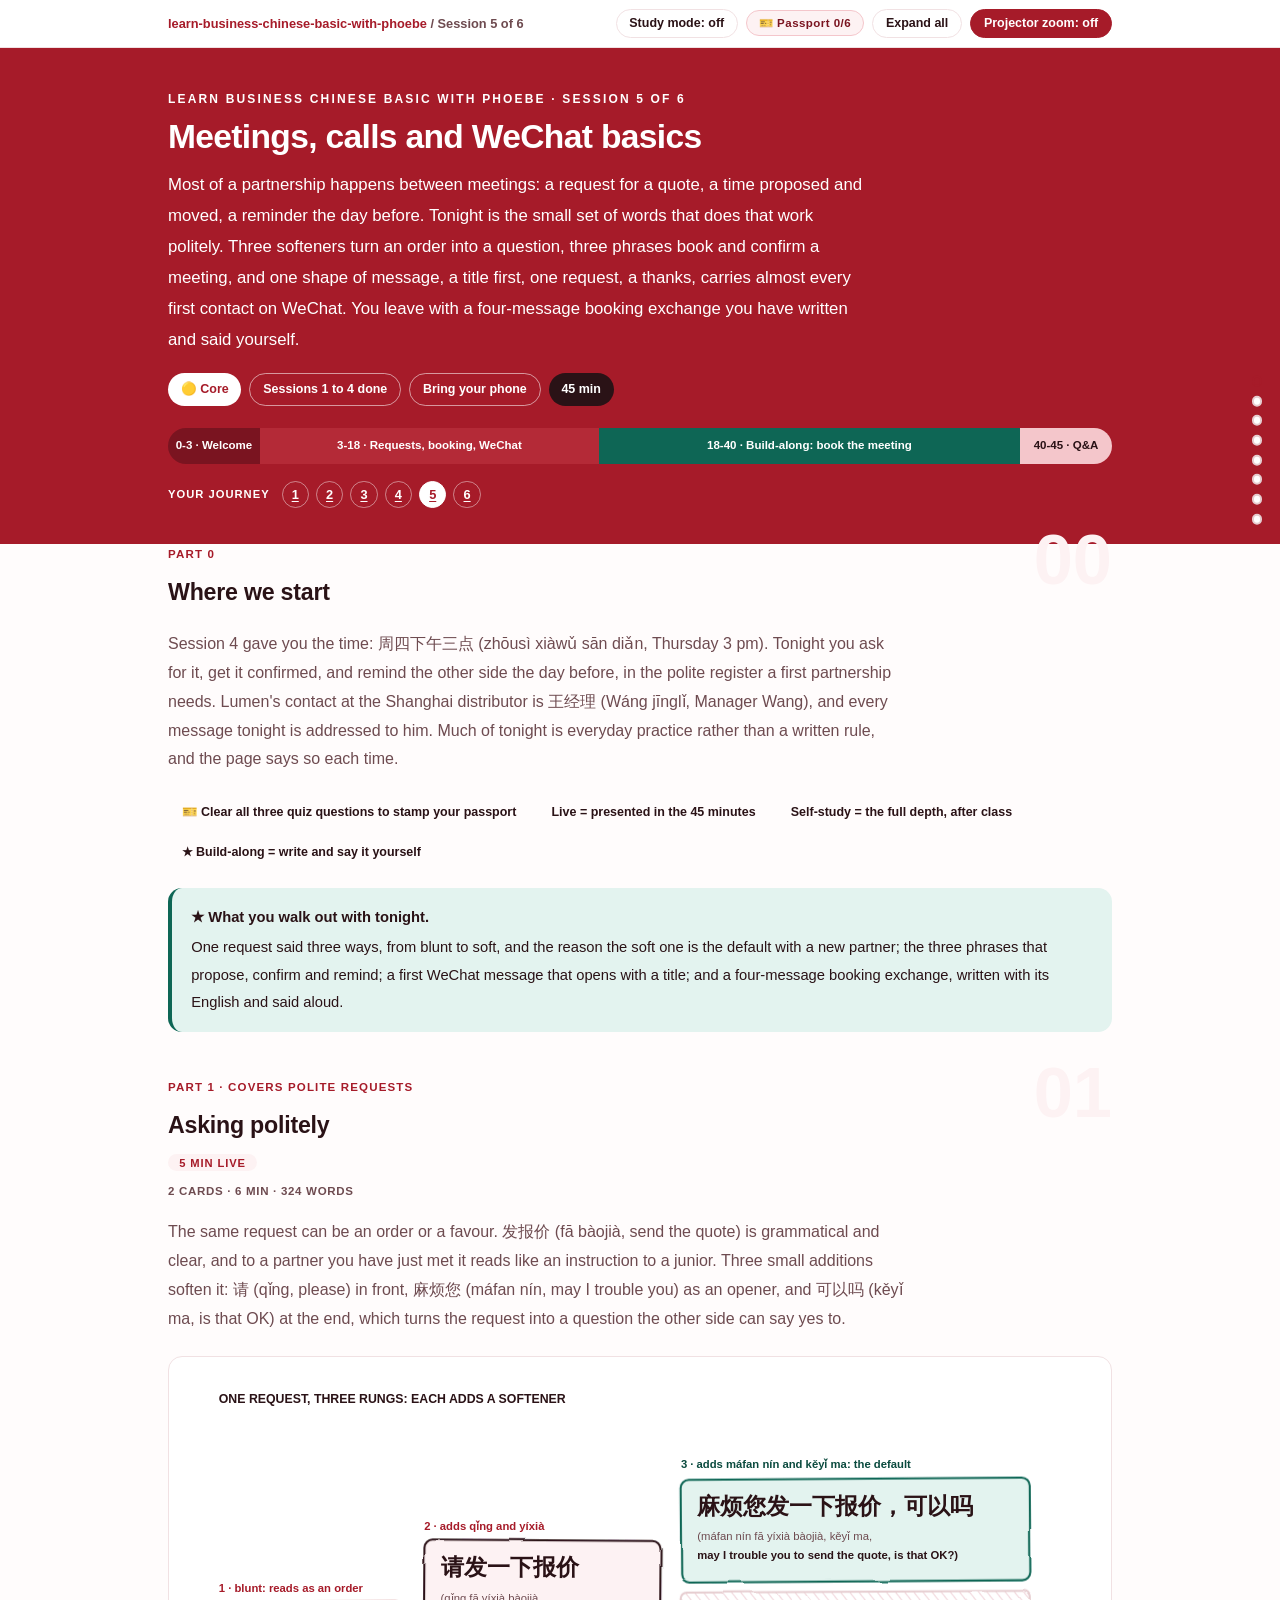
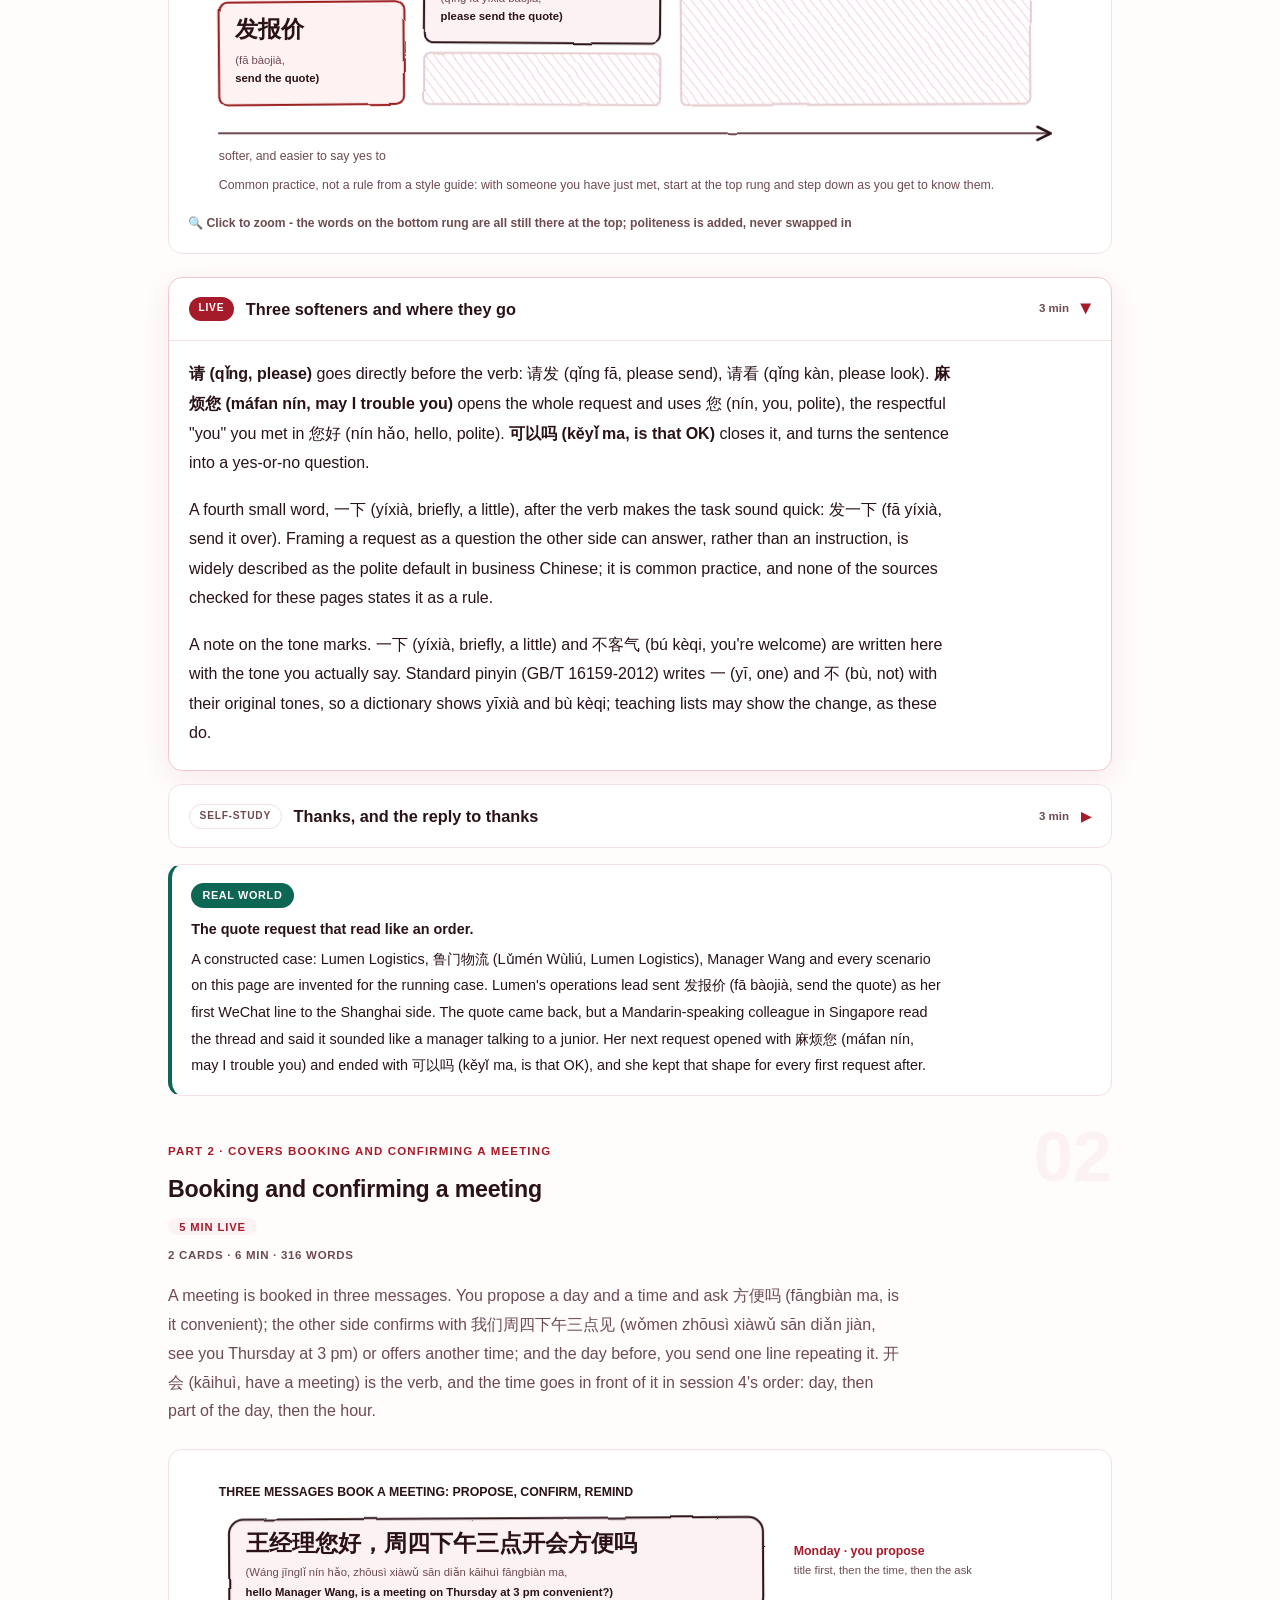
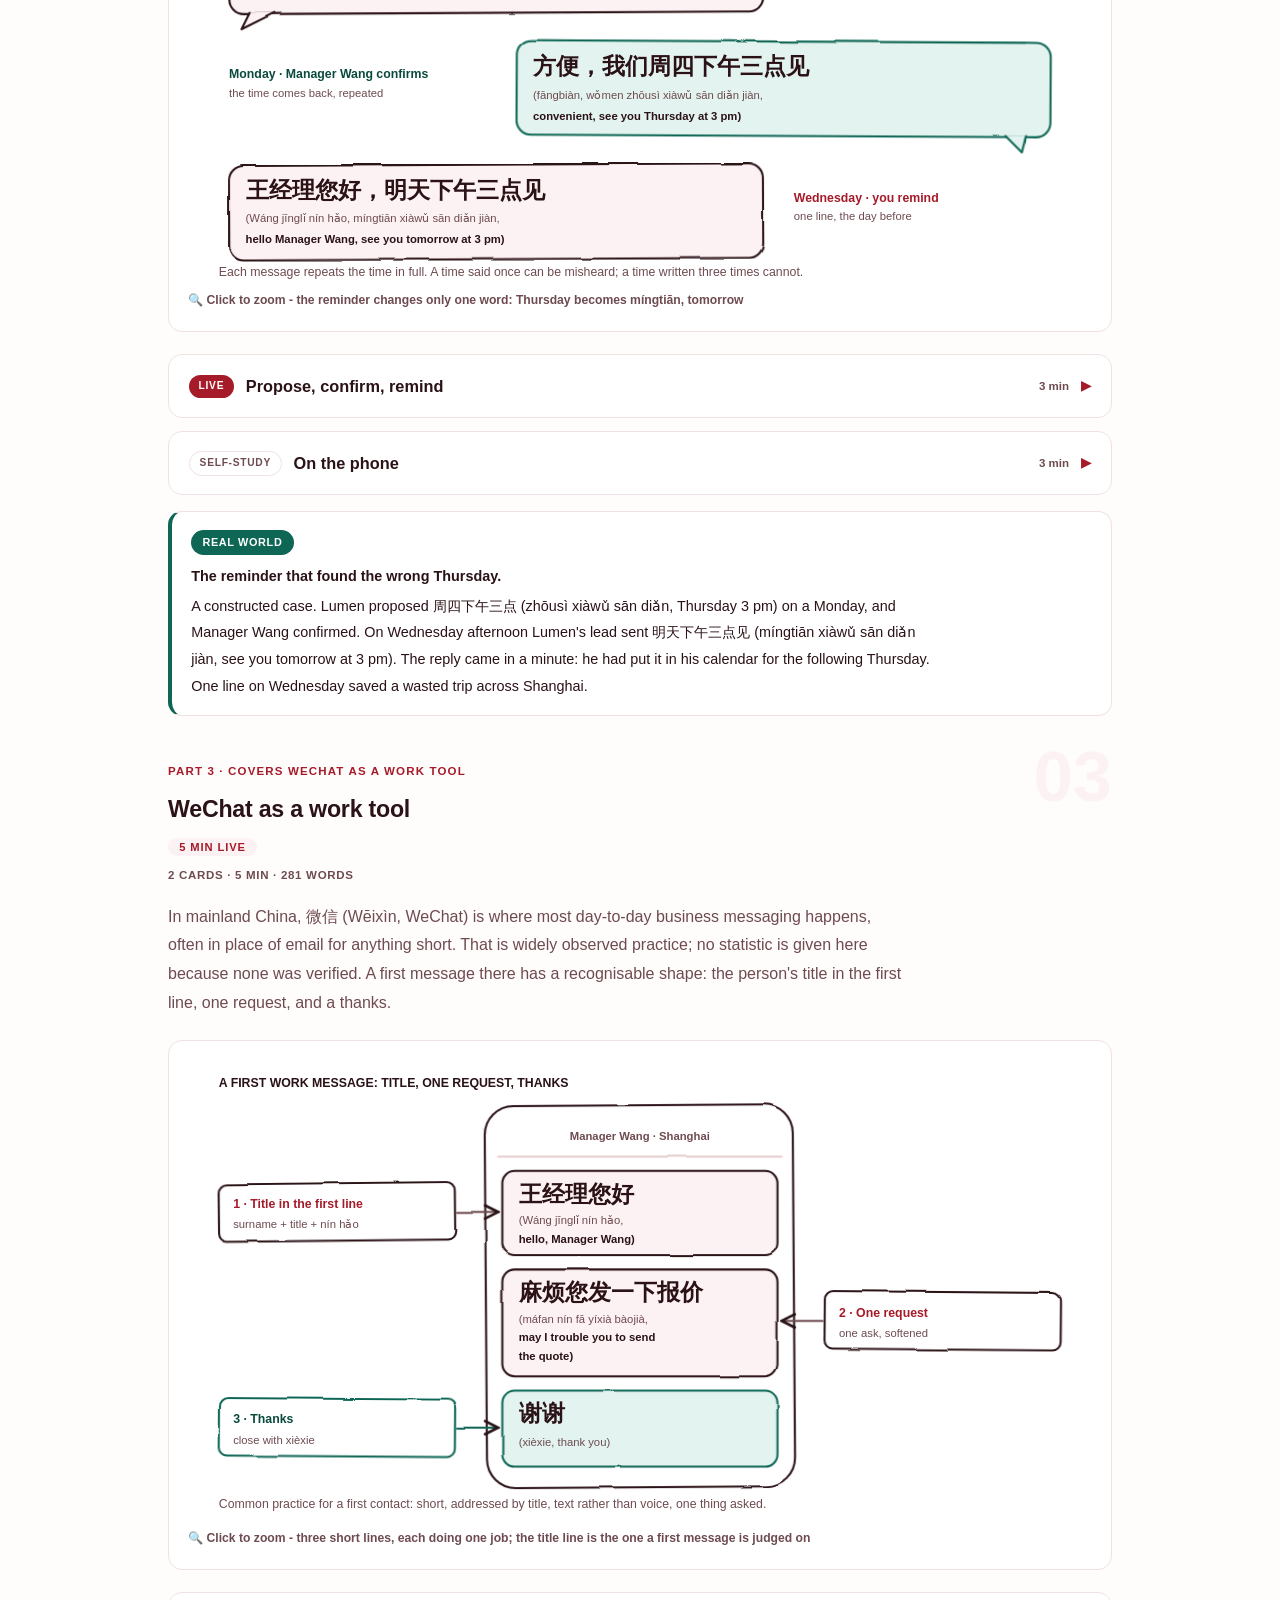
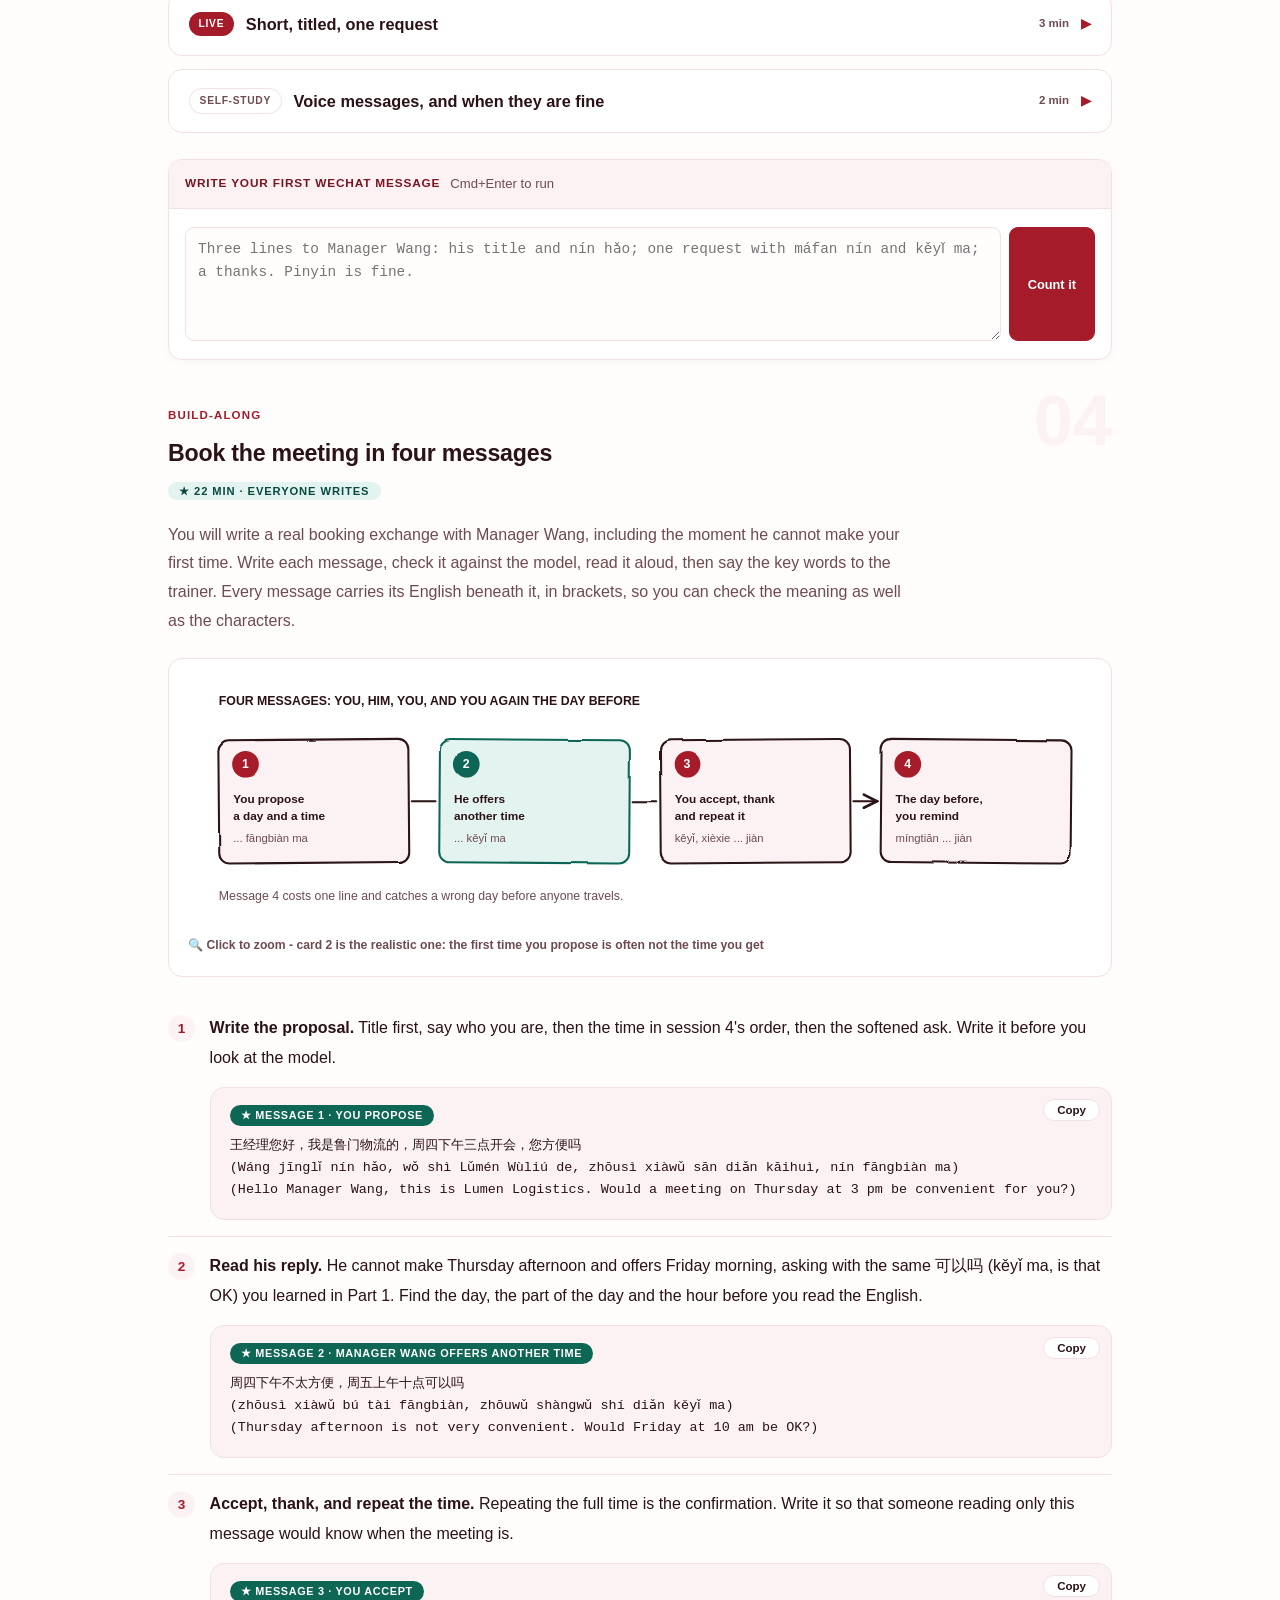
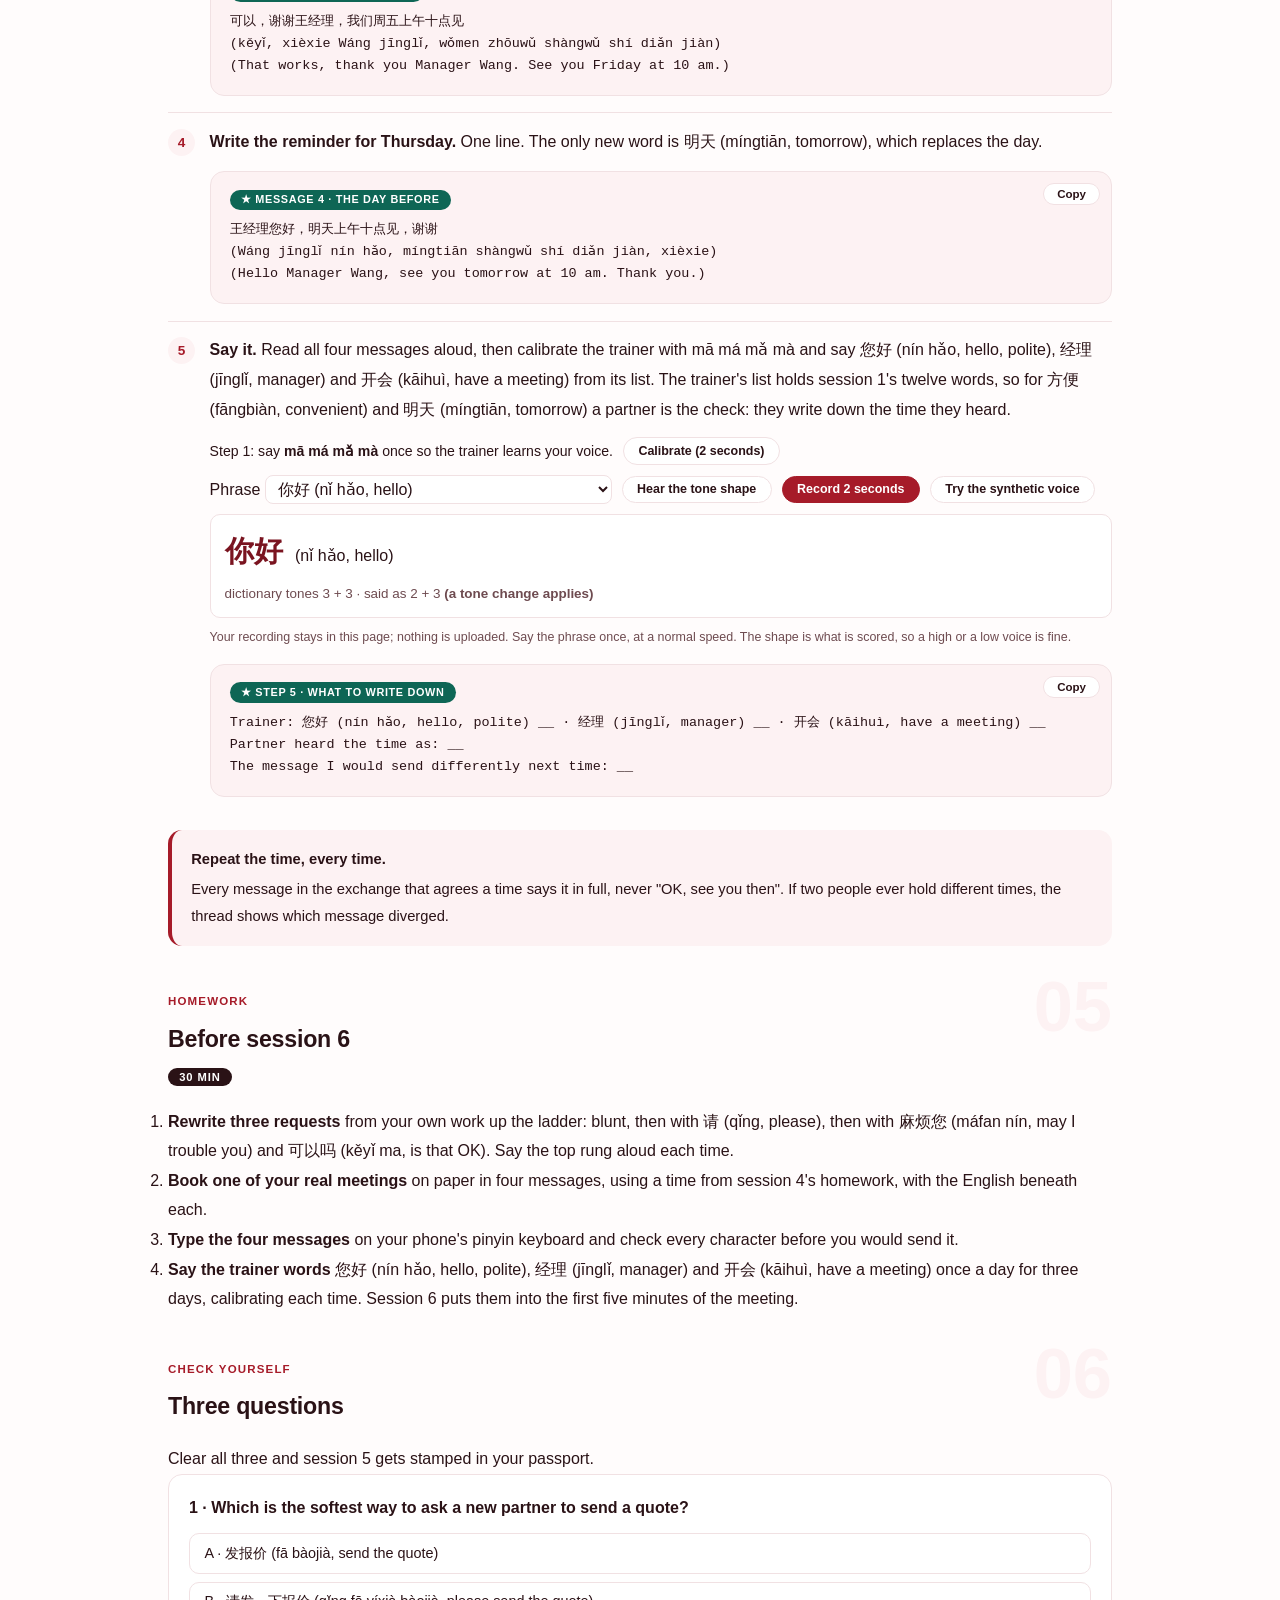
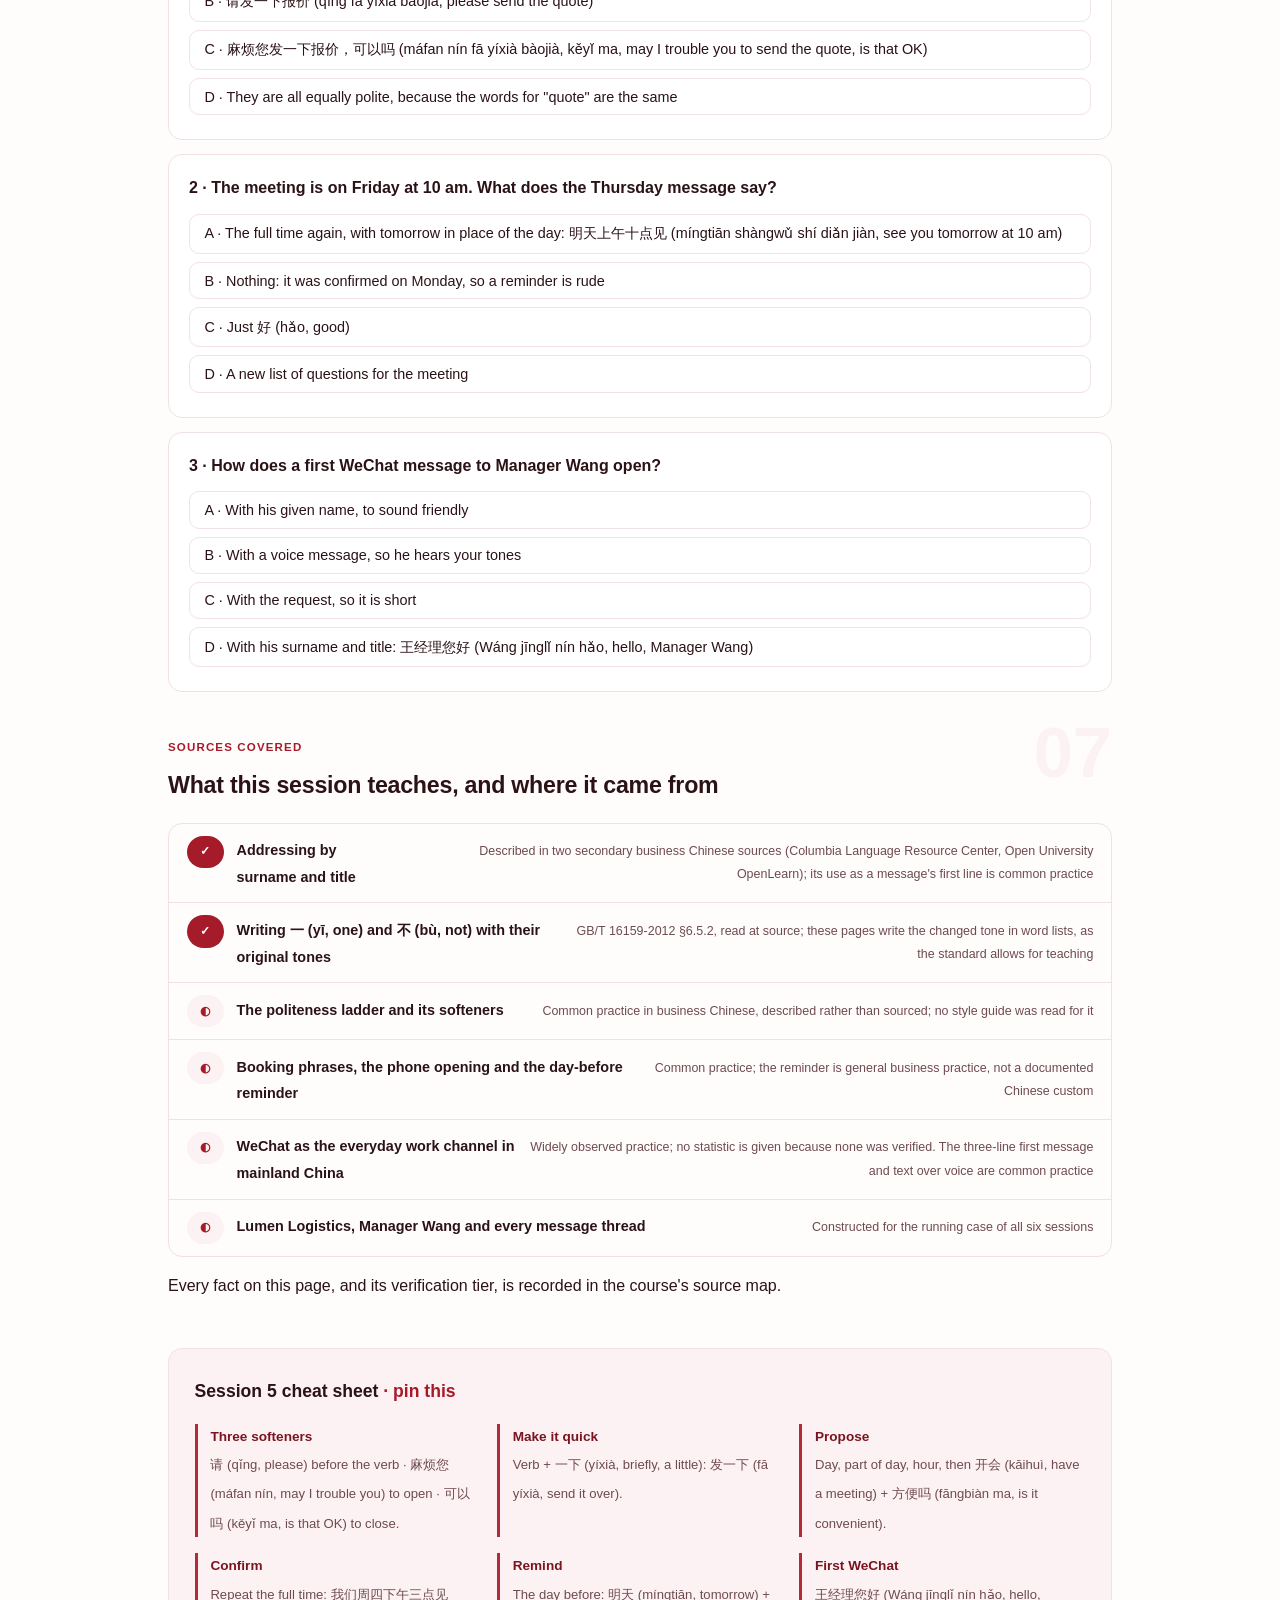
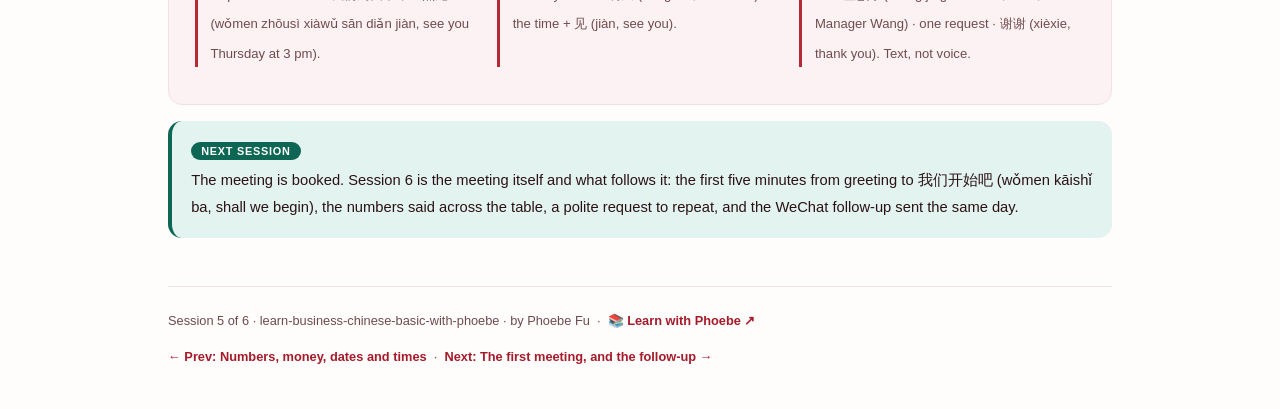
<file: courses/05-meetings-calls-and-wechat.html>
<!DOCTYPE html>
<html lang="en">
<head>
<meta charset="UTF-8">
<meta name="viewport" content="width=device-width, initial-scale=1.0">
<!-- social:start -->
<meta name="description" content="Session 5 of 6. Asking politely, from a blunt order to a soft question; booking a meeting, confirming it and reminding the day before; and WeChat as the everyday work channel in mainland China, with a first message that opens with a title. Build-along: a four-message booking exchange, written and said.">
<meta property="og:type" content="article">
<meta property="og:site_name" content="Learn with Phoebe">
<meta property="og:title" content="Meetings, calls and WeChat basics - learn business chinese basic with phoebe">
<meta property="og:description" content="Session 5 of 6. Ask softly, book the time, confirm the day before, keep the WeChat short and titled.">
<meta property="og:url" content="https://phoebefu6.github.io/learn-business-chinese-basic-with-phoebe/courses/05-meetings-calls-and-wechat.html">
<meta property="og:image" content="https://phoebefu6.github.io/learn-business-chinese-basic-with-phoebe/assets/og-cover.png">
<meta property="og:image:width" content="1200">
<meta property="og:image:height" content="630">
<meta name="twitter:card" content="summary_large_image">
<meta name="twitter:title" content="Meetings, calls and WeChat basics - learn business chinese basic with phoebe">
<meta name="twitter:description" content="Session 5 of 6. Polite requests, booking a meeting, and a first WeChat message.">
<meta name="twitter:image" content="https://phoebefu6.github.io/learn-business-chinese-basic-with-phoebe/assets/og-cover.png">
<!-- social:end -->
<title>Session 5 · Meetings, calls and WeChat basics - learn business chinese basic with phoebe</title>
<link rel="stylesheet" href="../assets/style.css?v=19">
</head>
<body>

<div class="toolbar">
  <div class="wrap">
    <span class="crumb"><a href="../index.html">learn-business-chinese-basic-with-phoebe</a> / Session 5 of 6</span>
    <button class="btn" id="toggle-all" type="button">Expand all</button>
    <button class="btn primary" id="zoom-toggle" type="button">Projector zoom: off</button>
  </div>
</div>

<header class="masthead">
  <div class="wrap">
    <div class="eyebrow">Learn Business Chinese Basic with Phoebe · Session 5 of 6</div>
    <h1>Meetings, calls and <span class="accent">WeChat</span> basics</h1>
    <p class="sub">Most of a partnership happens between meetings: a request for a quote, a time proposed and moved, a reminder the day before. Tonight is the small set of words that does that work politely. Three softeners turn an order into a question, three phrases book and confirm a meeting, and one shape of message, a title first, one request, a thanks, carries almost every first contact on WeChat. You leave with a four-message booking exchange you have written and said yourself.</p>
    <div class="chip-row">
      <span class="chip level">🟡 Core</span>
      <span class="chip audience">Sessions 1 to 4 done</span>
      <span class="chip audience">Bring your phone</span>
      <span class="chip time">45 min</span>
    </div>
    <div class="agenda">
      <span class="a1" style="flex:1">0-3 · Welcome</span>
      <span class="a2" style="flex:4">3-18 · Requests, booking, WeChat</span>
      <span class="a3" style="flex:5">18-40 · Build-along: book the meeting</span>
      <span class="a4" style="flex:1">40-45 · Q&amp;A</span>
    </div>
  </div>
</header>

<main class="wrap">

  <section class="section" id="intro">
    <div class="section-kicker">
      <span class="klabel">Part 0</span>
      <h2>Where we start</h2>
    </div>
    <p class="lede">Session 4 gave you the time: 周四下午三点 (zhōusì xiàwǔ sān diǎn, Thursday 3 pm). Tonight you ask for it, get it confirmed, and remind the other side the day before, in the polite register a first partnership needs. Lumen's contact at the Shanghai distributor is 王经理 (Wáng jīnglǐ, Manager Wang), and every message tonight is addressed to him. Much of tonight is everyday practice rather than a written rule, and the page says so each time.</p>

    <div class="legend">
      <span class="pill">🎫 Clear all three quiz questions to stamp your passport</span>
      <span class="pill">Live = presented in the 45 minutes</span>
      <span class="pill">Self-study = the full depth, after class</span>
      <span class="pill">★ Build-along = write and say it yourself</span>
    </div>

    <div class="callout win">
      <p><strong>★ What you walk out with tonight.</strong> One request said three ways, from blunt to soft, and the reason the soft one is the default with a new partner; the three phrases that propose, confirm and remind; a first WeChat message that opens with a title; and a four-message booking exchange, written with its English and said aloud.</p>
    </div>
  </section>

  <section class="section" id="part-1">
    <div class="section-kicker">
      <span class="klabel">Part 1 · covers polite requests</span>
      <h2>Asking politely</h2>
      <span class="tag concept">5 min live</span>
    </div>
    <p class="lede">The same request can be an order or a favour. 发报价 (fā bàojià, send the quote) is grammatical and clear, and to a partner you have just met it reads like an instruction to a junior. Three small additions soften it: 请 (qǐng, please) in front, 麻烦您 (máfan nín, may I trouble you) as an opener, and 可以吗 (kěyǐ ma, is that OK) at the end, which turns the request into a question the other side can say yes to.</p>

    <figure class="zoomable">
      <svg viewBox="0 0 880 415" xmlns="http://www.w3.org/2000/svg" role="img" aria-label="A ladder of three steps rising left to right. Step one, lowest: fā bàojià, send the quote, labelled blunt, an order. Step two: qǐng fā yíxià bàojià, please send the quote. Step three, highest: máfan nín fā yíxià bàojià, kěyǐ ma, may I trouble you to send the quote, is that OK. An arrow along the bottom reads softer.">
        <defs>
          <filter id="s5aSk" x="-3%" y="-3%" width="106%" height="106%"><feTurbulence type="fractalNoise" baseFrequency="0.02" numOctaves="2" seed="51" result="n"/><feDisplacementMap in="SourceGraphic" in2="n" scale="2.4" xChannelSelector="R" yChannelSelector="G"/></filter>
          <pattern id="s5aHc" patternUnits="userSpaceOnUse" width="7" height="7" patternTransform="rotate(-38)"><line x1="0" y1="0" x2="0" y2="7" stroke="#A61B29" stroke-width="1" opacity=".35"/></pattern>
          <marker id="s5aAr" viewBox="0 0 10 10" refX="9" refY="5" markerWidth="8" markerHeight="8" orient="auto"><path d="M1 1 L9 5 L1 9" fill="none" stroke="#2A1216" stroke-width="1.6" stroke-linecap="round"/></marker>
        </defs>
        <style>
          .s5aH { font: 800 12px Inter, sans-serif; fill: #2A1216; }
          .s5aL { font: 700 11px Inter, sans-serif; fill: #A61B29; }
          .s5aJ { font: 700 11px Inter, sans-serif; fill: #0A4A3E; }
          .s5aS { font: 400 11px Inter, sans-serif; fill: #6E4B50; }
          .s5aE { font: 600 11px Inter, sans-serif; fill: #2A1216; }
          .s5aZ { font: 800 22px sans-serif; fill: #2A1216; }
          .s5aN { font: 400 12px Inter, sans-serif; fill: #6E4B50; }
        </style>

        <text class="s5aH" x="30" y="26">ONE REQUEST, THREE RUNGS: EACH ADDS A SOFTENER</text>

        <g filter="url(#s5aSk)" fill="none" stroke="#2A1216" stroke-width="2" stroke-linecap="round" stroke-linejoin="round">
          <rect x="30" y="220" width="180" height="100" rx="8" transform="rotate(-0.5 120 270)" fill="#FEF2F2" stroke="#991B1B"/>
          <rect x="230" y="160" width="230" height="100" rx="8" transform="rotate(0.4 345 210)" fill="#FDF2F3"/>
          <rect x="480" y="100" width="340" height="100" rx="8" transform="rotate(-0.4 650 150)" fill="#E3F3EF" stroke="#0E6655"/>
          <rect x="230" y="270" width="230" height="50" rx="6" transform="rotate(0.3 345 295)" fill="url(#s5aHc)" stroke="#E6CDD0"/>
          <rect x="480" y="210" width="340" height="110" rx="6" transform="rotate(-0.3 650 265)" fill="url(#s5aHc)" stroke="#E6CDD0"/>
          <path d="M30 348 L840 348" stroke="#6E4B50" marker-end="url(#s5aAr)"/>
        </g>

        <text class="s5aL" x="30" y="210">1 · blunt: reads as an order</text>
        <text class="s5aZ" x="46" y="254">发报价</text><text class="s5aS" x="46" y="280">(fā bàojià,</text>
        <text class="s5aE" x="46" y="298">send the quote)</text>

        <text class="s5aL" x="230" y="150">2 · adds qǐng and yíxià</text>
        <text class="s5aZ" x="246" y="194">请发一下报价</text><text class="s5aS" x="246" y="220">(qǐng fā yíxià bàojià,</text>
        <text class="s5aE" x="246" y="238">please send the quote)</text>

        <text class="s5aJ" x="480" y="90">3 · adds máfan nín and kěyǐ ma: the default</text>
        <text class="s5aZ" x="496" y="134">麻烦您发一下报价，可以吗</text><text class="s5aS" x="496" y="160">(máfan nín fā yíxià bàojià, kěyǐ ma,</text>
        <text class="s5aE" x="496" y="178">may I trouble you to send the quote, is that OK?)</text>

        <text class="s5aN" x="30" y="374">softer, and easier to say yes to</text>
        <text class="s5aN" x="30" y="402">Common practice, not a rule from a style guide: with someone you have just met, start at the top rung and step down as you get to know them.</text>
      </svg>
      <figcaption>🔍 Click to zoom - the words on the bottom rung are all still there at the top; politeness is added, never swapped in</figcaption>
    </figure>

    <details class="card" open>
      <summary><span class="mode live">Live</span>Three softeners and where they go<span class="mini">3 min</span><span class="caret">▶</span></summary>
      <div class="body">
        <p><strong>请 (qǐng, please)</strong> goes directly before the verb: 请发 (qǐng fā, please send), 请看 (qǐng kàn, please look). <strong>麻烦您 (máfan nín, may I trouble you)</strong> opens the whole request and uses 您 (nín, you, polite), the respectful "you" you met in 您好 (nín hǎo, hello, polite). <strong>可以吗 (kěyǐ ma, is that OK)</strong> closes it, and turns the sentence into a yes-or-no question.</p>
        <p>A fourth small word, 一下 (yíxià, briefly, a little), after the verb makes the task sound quick: 发一下 (fā yíxià, send it over). Framing a request as a question the other side can answer, rather than an instruction, is widely described as the polite default in business Chinese; it is common practice, and none of the sources checked for these pages states it as a rule.</p>
        <p>A note on the tone marks. 一下 (yíxià, briefly, a little) and 不客气 (bú kèqi, you're welcome) are written here with the tone you actually say. Standard pinyin (GB/T 16159-2012) writes 一 (yī, one) and 不 (bù, not) with their original tones, so a dictionary shows yīxià and bù kèqi; teaching lists may show the change, as these do.</p>
      </div>
    </details>

    <details class="card">
      <summary><span class="mode self">Self-study</span>Thanks, and the reply to thanks<span class="mini">3 min</span><span class="caret">▶</span></summary>
      <div class="body">
        <p><strong>谢谢 (xièxie, thank you)</strong> closes almost every work message; the second syllable is neutral, short and light. With a senior partner, 谢谢您 (xièxie nín, thank you, polite) adds the polite "you". The usual reply is <strong>不客气 (bú kèqi, you're welcome)</strong>, literally "don't stand on ceremony".</p>
        <p>In a message thread, a thanks often stands alone as the last line after the request. That habit, and the habit of thanking even for a routine reply, is common practice rather than a documented rule; it costs one word and it is never wrong.</p>
        <table class="clean">
          <tr><th>You want to</th><th>Say</th></tr>
          <tr><td>Ask for something</td><td>麻烦您 (máfan nín, may I trouble you) + verb + 一下 (yíxià, briefly, a little)</td></tr>
          <tr><td>Check it is acceptable</td><td>可以吗 (kěyǐ ma, is that OK)</td></tr>
          <tr><td>Thank</td><td>谢谢 (xièxie, thank you) · 谢谢您 (xièxie nín, thank you, polite)</td></tr>
          <tr><td>Answer a thanks</td><td>不客气 (bú kèqi, you're welcome)</td></tr>
        </table>
      </div>
    </details>

    <div class="callout example">
      <span class="ex-pill">Real world</span>
      <p><strong>The quote request that read like an order.</strong> A constructed case: Lumen Logistics, 鲁门物流 (Lǔmén Wùliú, Lumen Logistics), Manager Wang and every scenario on this page are invented for the running case. Lumen's operations lead sent 发报价 (fā bàojià, send the quote) as her first WeChat line to the Shanghai side. The quote came back, but a Mandarin-speaking colleague in Singapore read the thread and said it sounded like a manager talking to a junior. Her next request opened with 麻烦您 (máfan nín, may I trouble you) and ended with 可以吗 (kěyǐ ma, is that OK), and she kept that shape for every first request after.</p>
    </div>
  </section>

  <section class="section" id="part-2">
    <div class="section-kicker">
      <span class="klabel">Part 2 · covers booking and confirming a meeting</span>
      <h2>Booking and confirming a meeting</h2>
      <span class="tag concept">5 min live</span>
    </div>
    <p class="lede">A meeting is booked in three messages. You propose a day and a time and ask 方便吗 (fāngbiàn ma, is it convenient); the other side confirms with 我们周四下午三点见 (wǒmen zhōusì xiàwǔ sān diǎn jiàn, see you Thursday at 3 pm) or offers another time; and the day before, you send one line repeating it. 开会 (kāihuì, have a meeting) is the verb, and the time goes in front of it in session 4's order: day, then part of the day, then the hour.</p>

    <figure class="zoomable">
      <svg viewBox="0 0 880 400" xmlns="http://www.w3.org/2000/svg" role="img" aria-label="A message thread drawn as three speech bubbles, alternating left and right. Monday, you propose: Wáng jīnglǐ nín hǎo, zhōusì xiàwǔ sān diǎn kāihuì fāngbiàn ma, hello Manager Wang, is a meeting on Thursday at 3 pm convenient. Monday, Manager Wang confirms: fāngbiàn, wǒmen zhōusì xiàwǔ sān diǎn jiàn, convenient, see you Thursday at 3 pm. Wednesday, you remind: Wáng jīnglǐ nín hǎo, míngtiān xiàwǔ sān diǎn jiàn, hello Manager Wang, see you tomorrow at 3 pm.">
        <defs>
          <filter id="s5bSk" x="-3%" y="-3%" width="106%" height="106%"><feTurbulence type="fractalNoise" baseFrequency="0.02" numOctaves="2" seed="57" result="n"/><feDisplacementMap in="SourceGraphic" in2="n" scale="2.4" xChannelSelector="R" yChannelSelector="G"/></filter>
        </defs>
        <style>
          .s5bH { font: 800 12px Inter, sans-serif; fill: #2A1216; }
          .s5bD { font: 800 12px Inter, sans-serif; fill: #A61B29; }
          .s5bJ { font: 800 12px Inter, sans-serif; fill: #0A4A3E; }
          .s5bS { font: 400 11px Inter, sans-serif; fill: #6E4B50; }
          .s5bE { font: 600 11px Inter, sans-serif; fill: #2A1216; }
          .s5bZ { font: 800 22px sans-serif; fill: #2A1216; }
          .s5bN { font: 400 12px Inter, sans-serif; fill: #6E4B50; }
        </style>

        <text class="s5bH" x="30" y="26">THREE MESSAGES BOOK A MEETING: PROPOSE, CONFIRM, REMIND</text>

        <g filter="url(#s5bSk)" fill="none" stroke="#2A1216" stroke-width="2" stroke-linecap="round" stroke-linejoin="round">
          <rect x="40" y="48" width="520" height="92" rx="14" transform="rotate(-0.3 300 94)" fill="#FDF2F3"/>
          <path d="M60 140 L52 156 L84 140" fill="#FDF2F3"/>
          <rect x="320" y="168" width="520" height="92" rx="14" transform="rotate(0.3 580 214)" fill="#E3F3EF" stroke="#0E6655"/>
          <path d="M796 260 L812 276 L816 260" fill="#E3F3EF" stroke="#0E6655"/>
          <rect x="40" y="288" width="520" height="92" rx="14" transform="rotate(-0.3 300 334)" fill="#FDF2F3"/>
        </g>

        <text class="s5bZ" x="56" y="80">王经理您好，周四下午三点开会方便吗</text><text class="s5bS" x="56" y="104">(Wáng jīnglǐ nín hǎo, zhōusì xiàwǔ sān diǎn kāihuì fāngbiàn ma,</text>
        <text class="s5bE" x="56" y="124">hello Manager Wang, is a meeting on Thursday at 3 pm convenient?)</text>
        <text class="s5bD" x="590" y="84">Monday · you propose</text>
        <text class="s5bS" x="590" y="102">title first, then the time, then the ask</text>

        <text class="s5bZ" x="336" y="200">方便，我们周四下午三点见</text><text class="s5bS" x="336" y="224">(fāngbiàn, wǒmen zhōusì xiàwǔ sān diǎn jiàn,</text>
        <text class="s5bE" x="336" y="244">convenient, see you Thursday at 3 pm)</text>
        <text class="s5bJ" x="40" y="204">Monday · Manager Wang confirms</text>
        <text class="s5bS" x="40" y="222">the time comes back, repeated</text>

        <text class="s5bZ" x="56" y="320">王经理您好，明天下午三点见</text><text class="s5bS" x="56" y="344">(Wáng jīnglǐ nín hǎo, míngtiān xiàwǔ sān diǎn jiàn,</text>
        <text class="s5bE" x="56" y="364">hello Manager Wang, see you tomorrow at 3 pm)</text>
        <text class="s5bD" x="590" y="324">Wednesday · you remind</text>
        <text class="s5bS" x="590" y="342">one line, the day before</text>

        <text class="s5bN" x="30" y="396">Each message repeats the time in full. A time said once can be misheard; a time written three times cannot.</text>
      </svg>
      <figcaption>🔍 Click to zoom - the reminder changes only one word: Thursday becomes míngtiān, tomorrow</figcaption>
    </figure>

    <details class="card">
      <summary><span class="mode live">Live</span>Propose, confirm, remind<span class="mini">3 min</span><span class="caret">▶</span></summary>
      <div class="body">
        <p><strong>Propose.</strong> Address by title, give the time in session 4's order, add the activity and ask: 周四下午三点开会方便吗 (zhōusì xiàwǔ sān diǎn kāihuì fāngbiàn ma, is a meeting on Thursday at 3 pm convenient). 方便吗 (fāngbiàn ma, is it convenient) asks about their schedule rather than their willingness, which gives an easy way to say no.</p>
        <p><strong>Confirm.</strong> The reply that settles it repeats the time: 我们周四下午三点见 (wǒmen zhōusì xiàwǔ sān diǎn jiàn, see you Thursday at 3 pm). If you receive a confirmation that only says 好 (hǎo, good), it is still worth answering with the full time, so both sides have it written once.</p>
        <p><strong>Remind.</strong> The day before, one line: 明天下午三点见 (míngtiān xiàwǔ sān diǎn jiàn, see you tomorrow at 3 pm). Confirming the day before is common practice in business generally; no source checked for these pages records it as a Chinese-specific custom, so treat it as good practice, not etiquette.</p>
      </div>
    </details>

    <details class="card">
      <summary><span class="mode self">Self-study</span>On the phone<span class="mini">3 min</span><span class="caret">▶</span></summary>
      <div class="body">
        <p>A phone call opens with 喂 (wéi, hello, on the phone), then 您好 (nín hǎo, hello, polite). Dictionaries list the word as wèi; on the phone most speakers say it rising, wéi. That is common practice, not a rule, and either is understood. To ask for someone: 请问王经理在吗 (qǐngwèn Wáng jīnglǐ zài ma, may I ask, is Manager Wang there). To say who you are: 我是鲁门物流的 (wǒ shì Lǔmén Wùliú de, this is Lumen Logistics).</p>
        <p>Calls are where numbers go wrong. Read a phone number digit by digit, with yāo for 1 as session 4 described, and follow any time agreed on a call with a written message that repeats it. The message is the record; the call is the conversation.</p>
        <table class="clean">
          <tr><th>On the phone</th><th>Means</th></tr>
          <tr><td>喂，您好 (wéi, nín hǎo, hello, hello)</td><td>the opening</td></tr>
          <tr><td>请问 (qǐngwèn, may I ask)</td><td>before any question to a stranger</td></tr>
          <tr><td>王经理在吗 (Wáng jīnglǐ zài ma, is Manager Wang there)</td><td>asking for someone</td></tr>
          <tr><td>我是鲁门物流的 (wǒ shì Lǔmén Wùliú de, this is Lumen Logistics)</td><td>who is calling</td></tr>
        </table>
      </div>
    </details>

    <div class="callout example">
      <span class="ex-pill">Real world</span>
      <p><strong>The reminder that found the wrong Thursday.</strong> A constructed case. Lumen proposed 周四下午三点 (zhōusì xiàwǔ sān diǎn, Thursday 3 pm) on a Monday, and Manager Wang confirmed. On Wednesday afternoon Lumen's lead sent 明天下午三点见 (míngtiān xiàwǔ sān diǎn jiàn, see you tomorrow at 3 pm). The reply came in a minute: he had put it in his calendar for the following Thursday. One line on Wednesday saved a wasted trip across Shanghai.</p>
    </div>
  </section>

  <section class="section" id="part-3">
    <div class="section-kicker">
      <span class="klabel">Part 3 · covers WeChat as a work tool</span>
      <h2>WeChat as a work tool</h2>
      <span class="tag concept">5 min live</span>
    </div>
    <p class="lede">In mainland China, 微信 (Wēixìn, WeChat) is where most day-to-day business messaging happens, often in place of email for anything short. That is widely observed practice; no statistic is given here because none was verified. A first message there has a recognisable shape: the person's title in the first line, one request, and a thanks.</p>

    <figure class="zoomable">
      <svg viewBox="0 0 880 445" xmlns="http://www.w3.org/2000/svg" role="img" aria-label="A phone drawn in the middle with a chat to Manager Wang. Three message bubbles: Wáng jīnglǐ nín hǎo, hello Manager Wang; máfan nín fā yíxià bàojià, may I trouble you to send the quote; xièxie, thank you. Labels outside the phone point to each bubble: title in the first line, one request softened, and close with thanks.">
        <defs>
          <filter id="s5cSk" x="-3%" y="-3%" width="106%" height="106%"><feTurbulence type="fractalNoise" baseFrequency="0.02" numOctaves="2" seed="63" result="n"/><feDisplacementMap in="SourceGraphic" in2="n" scale="2.4" xChannelSelector="R" yChannelSelector="G"/></filter>
          <marker id="s5cAr" viewBox="0 0 10 10" refX="9" refY="5" markerWidth="8" markerHeight="8" orient="auto"><path d="M1 1 L9 5 L1 9" fill="none" stroke="#2A1216" stroke-width="1.6" stroke-linecap="round"/></marker>
        </defs>
        <style>
          .s5cH { font: 800 12px Inter, sans-serif; fill: #2A1216; }
          .s5cT { font: 700 11px Inter, sans-serif; fill: #6E4B50; }
          .s5cL { font: 700 12px Inter, sans-serif; fill: #A61B29; }
          .s5cJ { font: 700 12px Inter, sans-serif; fill: #0A4A3E; }
          .s5cS { font: 400 11px Inter, sans-serif; fill: #6E4B50; }
          .s5cE { font: 600 11px Inter, sans-serif; fill: #2A1216; }
          .s5cZ { font: 800 22px sans-serif; fill: #2A1216; }
          .s5cN { font: 400 12px Inter, sans-serif; fill: #6E4B50; }
        </style>

        <text class="s5cH" x="30" y="26">A FIRST WORK MESSAGE: TITLE, ONE REQUEST, THANKS</text>

        <g filter="url(#s5cSk)" fill="none" stroke="#2A1216" stroke-width="2" stroke-linecap="round" stroke-linejoin="round">
          <rect x="290" y="44" width="300" height="372" rx="28" transform="rotate(-0.4 440 230)" fill="#FFFFFF"/>
          <path d="M302 94 L578 94" stroke="#E6CDD0"/>
          <rect x="306" y="108" width="268" height="82" rx="12" fill="#FDF2F3"/>
          <rect x="306" y="204" width="268" height="104" rx="12" fill="#FDF2F3"/>
          <rect x="306" y="322" width="268" height="74" rx="12" fill="#E3F3EF" stroke="#0E6655"/>
          <rect x="30" y="120" width="230" height="56" rx="8" transform="rotate(-0.6 145 148)" fill="#FFFFFF"/>
          <rect x="620" y="226" width="230" height="56" rx="8" transform="rotate(0.5 735 254)" fill="#FFFFFF"/>
          <rect x="30" y="330" width="230" height="56" rx="8" transform="rotate(0.4 145 358)" fill="#FFFFFF" stroke="#0E6655"/>
          <path d="M262 148 L302 148" stroke="#6E4B50" marker-end="url(#s5cAr)"/>
          <path d="M618 254 L578 254" stroke="#6E4B50" marker-end="url(#s5cAr)"/>
          <path d="M262 358 L302 358" stroke="#0E6655" marker-end="url(#s5cAr)"/>
        </g>

        <text class="s5cT" x="440" y="78" text-anchor="middle">Manager Wang · Shanghai</text>

        <text class="s5cZ" x="322" y="138">王经理您好</text><text class="s5cS" x="322" y="160">(Wáng jīnglǐ nín hǎo,</text>
        <text class="s5cE" x="322" y="178">hello, Manager Wang)</text>

        <text class="s5cZ" x="322" y="234">麻烦您发一下报价</text><text class="s5cS" x="322" y="256">(máfan nín fā yíxià bàojià,</text>
        <text class="s5cE" x="322" y="274">may I trouble you to send</text>
        <text class="s5cE" x="322" y="292">the quote)</text>

        <text class="s5cZ" x="322" y="352">谢谢</text><text class="s5cS" x="322" y="376">(xièxie, thank you)</text>

        <text class="s5cL" x="44" y="144">1 · Title in the first line</text>
        <text class="s5cS" x="44" y="164">surname + title + nín hǎo</text>
        <text class="s5cL" x="634" y="250">2 · One request</text>
        <text class="s5cS" x="634" y="270">one ask, softened</text>
        <text class="s5cJ" x="44" y="354">3 · Thanks</text>
        <text class="s5cS" x="44" y="374">close with xièxie</text>

        <text class="s5cN" x="30" y="436">Common practice for a first contact: short, addressed by title, text rather than voice, one thing asked.</text>
      </svg>
      <figcaption>🔍 Click to zoom - three short lines, each doing one job; the title line is the one a first message is judged on</figcaption>
    </figure>

    <details class="card">
      <summary><span class="mode live">Live</span>Short, titled, one request<span class="mini">3 min</span><span class="caret">▶</span></summary>
      <div class="body">
        <p><strong>Adding a contact.</strong> Face to face, contacts are commonly added by scanning the other person's WeChat QR code with the 扫一扫 (sǎo yi sǎo, scan) option in the app; the app also finds people by WeChat ID or phone number. Treat the QR habit as common practice, not etiquette: no source checked for these pages describes it.</p>
        <p><strong>The first message.</strong> Open with surname and title, as session 2 taught for speech: 王经理您好 (Wáng jīnglǐ nín hǎo, hello, Manager Wang). Addressing by surname and title is documented in the business Chinese sources these pages use; the short three-line shape is common practice, not a documented rule. Then one request, softened with Part 1's words, then 谢谢 (xièxie, thank you). If you need two things, send two requests on two days rather than a list in one.</p>
        <p>The register of written business Chinese goes much further than this: 贵公司 (guì gōngsī, your company, polite), formal openers and closers, and when a WeChat thread should become an email. The <a href="https://phoebefu6.github.io/learn-business-chinese-advanced-with-phoebe/">Advanced course</a> covers that in depth.</p>
      </div>
    </details>

    <details class="card">
      <summary><span class="mode self">Self-study</span>Voice messages, and when they are fine<span class="mini">2 min</span><span class="caret">▶</span></summary>
      <div class="body">
        <p>WeChat lets you hold a button and send a voice message, and many people use them freely with colleagues they know well. For a first contact, text is the safer choice: the other side can read it in a meeting without playing it aloud, can search it later, and does not have to decode your tones. That is common practice, described rather than sourced.</p>
        <p>Typing is pinyin: type <span class="mono">wangjingli</span> and the keyboard offers 王经理 (Wáng jīnglǐ, Manager Wang). Check the characters before sending. A pinyin keyboard will happily offer a different word with the same letters, which is exactly the tone problem from session 1 moved onto the screen.</p>
      </div>
    </details>

    <div class="tryrow" data-fn="wordcount" data-multiline="1" data-title="Write your first WeChat message" data-hint="Three lines to Manager Wang: his title and nín hǎo; one request with máfan nín and kěyǐ ma; a thanks. Pinyin is fine." data-seed="" data-cta="Count it"></div>
  </section>

  <section class="section" id="demo-1">
    <div class="section-kicker">
      <span class="klabel">Build-along</span>
      <h2>Book the meeting in four messages</h2>
      <span class="tag demo">★ 22 min · everyone writes</span>
    </div>
    <p class="lede">You will write a real booking exchange with Manager Wang, including the moment he cannot make your first time. Write each message, check it against the model, read it aloud, then say the key words to the trainer. Every message carries its English beneath it, in brackets, so you can check the meaning as well as the characters.</p>

    <figure class="zoomable">
      <svg viewBox="0 0 880 240" xmlns="http://www.w3.org/2000/svg" role="img" aria-label="Four message cards in a row: one, you propose a day and time and ask fāngbiàn ma; two, Manager Wang offers another time; three, you accept, thank him and repeat the time; four, the day before, you remind him with míngtiān.">
        <defs>
          <filter id="s5dSk" x="-3%" y="-3%" width="106%" height="106%"><feTurbulence type="fractalNoise" baseFrequency="0.02" numOctaves="2" seed="69" result="n"/><feDisplacementMap in="SourceGraphic" in2="n" scale="2.4" xChannelSelector="R" yChannelSelector="G"/></filter>
          <marker id="s5dAr" viewBox="0 0 10 10" refX="9" refY="5" markerWidth="8" markerHeight="8" orient="auto"><path d="M1 1 L9 5 L1 9" fill="none" stroke="#2A1216" stroke-width="1.6" stroke-linecap="round"/></marker>
        </defs>
        <style>
          .s5dH { font: 800 12px Inter, sans-serif; fill: #2A1216; }
          .s5dL { font: 700 11.5px Inter, sans-serif; fill: #2A1216; }
          .s5dS { font: 400 11px Inter, sans-serif; fill: #6E4B50; }
          .s5dW { font: 800 12px Inter, sans-serif; fill: #FFFFFF; }
          .s5dN { font: 400 12px Inter, sans-serif; fill: #6E4B50; }
        </style>

        <text class="s5dH" x="30" y="26">FOUR MESSAGES: YOU, HIM, YOU, AND YOU AGAIN THE DAY BEFORE</text>

        <g filter="url(#s5dSk)" fill="none" stroke="#2A1216" stroke-width="2" stroke-linecap="round" stroke-linejoin="round">
          <rect x="30" y="60" width="185" height="120" rx="10" transform="rotate(-0.5 122 120)" fill="#FDF2F3"/>
          <rect x="245" y="60" width="185" height="120" rx="10" transform="rotate(0.4 337 120)" fill="#E3F3EF" stroke="#0E6655"/>
          <rect x="460" y="60" width="185" height="120" rx="10" transform="rotate(-0.4 552 120)" fill="#FDF2F3"/>
          <rect x="675" y="60" width="185" height="120" rx="10" transform="rotate(0.5 767 120)" fill="#FDF2F3"/>
          <path d="M218 120 L241 120 M433 120 L456 120 M648 120 L671 120" marker-end="url(#s5dAr)"/>
          <circle cx="56" cy="84" r="12" fill="#A61B29" stroke="#A61B29"/>
          <circle cx="271" cy="84" r="12" fill="#0E6655" stroke="#0E6655"/>
          <circle cx="486" cy="84" r="12" fill="#A61B29" stroke="#A61B29"/>
          <circle cx="701" cy="84" r="12" fill="#A61B29" stroke="#A61B29"/>
        </g>

        <text class="s5dW" x="56" y="88" text-anchor="middle">1</text>
        <text class="s5dW" x="271" y="88" text-anchor="middle">2</text>
        <text class="s5dW" x="486" y="88" text-anchor="middle">3</text>
        <text class="s5dW" x="701" y="88" text-anchor="middle">4</text>
        <text class="s5dL" x="44" y="122">You propose</text>
        <text class="s5dL" x="44" y="138">a day and a time</text>
        <text class="s5dS" x="44" y="160">... fāngbiàn ma</text>
        <text class="s5dL" x="259" y="122">He offers</text>
        <text class="s5dL" x="259" y="138">another time</text>
        <text class="s5dS" x="259" y="160">... kěyǐ ma</text>
        <text class="s5dL" x="474" y="122">You accept, thank</text>
        <text class="s5dL" x="474" y="138">and repeat it</text>
        <text class="s5dS" x="474" y="160">kěyǐ, xièxie ... jiàn</text>
        <text class="s5dL" x="689" y="122">The day before,</text>
        <text class="s5dL" x="689" y="138">you remind</text>
        <text class="s5dS" x="689" y="160">míngtiān ... jiàn</text>

        <text class="s5dN" x="30" y="216">Message 4 costs one line and catches a wrong day before anyone travels.</text>
      </svg>
      <figcaption>🔍 Click to zoom - card 2 is the realistic one: the first time you propose is often not the time you get</figcaption>
    </figure>

    <div class="steps">
      <div class="step">
        <p><strong>Write the proposal.</strong> Title first, say who you are, then the time in session 4's order, then the softened ask. Write it before you look at the model.</p>
        <div class="prompt-box good"><span class="label">★ Message 1 · you propose</span>王经理您好，我是鲁门物流的，周四下午三点开会，您方便吗
(Wáng jīnglǐ nín hǎo, wǒ shì Lǔmén Wùliú de, zhōusì xiàwǔ sān diǎn kāihuì, nín fāngbiàn ma)
(Hello Manager Wang, this is Lumen Logistics. Would a meeting on Thursday at 3 pm be convenient for you?)</div>
      </div>
      <div class="step">
        <p><strong>Read his reply.</strong> He cannot make Thursday afternoon and offers Friday morning, asking with the same 可以吗 (kěyǐ ma, is that OK) you learned in Part 1. Find the day, the part of the day and the hour before you read the English.</p>
        <div class="prompt-box good"><span class="label">★ Message 2 · Manager Wang offers another time</span>周四下午不太方便，周五上午十点可以吗
(zhōusì xiàwǔ bú tài fāngbiàn, zhōuwǔ shàngwǔ shí diǎn kěyǐ ma)
(Thursday afternoon is not very convenient. Would Friday at 10 am be OK?)</div>
      </div>
      <div class="step">
        <p><strong>Accept, thank, and repeat the time.</strong> Repeating the full time is the confirmation. Write it so that someone reading only this message would know when the meeting is.</p>
        <div class="prompt-box good"><span class="label">★ Message 3 · you accept</span>可以，谢谢王经理，我们周五上午十点见
(kěyǐ, xièxie Wáng jīnglǐ, wǒmen zhōuwǔ shàngwǔ shí diǎn jiàn)
(That works, thank you Manager Wang. See you Friday at 10 am.)</div>
      </div>
      <div class="step">
        <p><strong>Write the reminder for Thursday.</strong> One line. The only new word is 明天 (míngtiān, tomorrow), which replaces the day.</p>
        <div class="prompt-box good"><span class="label">★ Message 4 · the day before</span>王经理您好，明天上午十点见，谢谢
(Wáng jīnglǐ nín hǎo, míngtiān shàngwǔ shí diǎn jiàn, xièxie)
(Hello Manager Wang, see you tomorrow at 10 am. Thank you.)</div>
      </div>
      <div class="step">
        <p><strong>Say it.</strong> Read all four messages aloud, then calibrate the trainer with mā má mǎ mà and say 您好 (nín hǎo, hello, polite), 经理 (jīnglǐ, manager) and 开会 (kāihuì, have a meeting) from its list. The trainer's list holds session 1's twelve words, so for 方便 (fāngbiàn, convenient) and 明天 (míngtiān, tomorrow) a partner is the check: they write down the time they heard.</p>
        <div id="tone-practice"></div>
        <div class="prompt-box good"><span class="label">★ Step 5 · what to write down</span>Trainer: 您好 (nín hǎo, hello, polite) __ · 经理 (jīnglǐ, manager) __ · 开会 (kāihuì, have a meeting) __
Partner heard the time as: __
The message I would send differently next time: __</div>
      </div>
    </div>

    <div class="callout tip">
      <p><strong>Repeat the time, every time.</strong> Every message in the exchange that agrees a time says it in full, never "OK, see you then". If two people ever hold different times, the thread shows which message diverged.</p>
    </div>
  </section>

  <section class="section" id="exercise">
    <div class="section-kicker">
      <span class="klabel">Homework</span>
      <h2>Before session 6</h2>
      <span class="tag exercise">30 min</span>
    </div>
    <ol>
      <li><strong>Rewrite three requests</strong> from your own work up the ladder: blunt, then with 请 (qǐng, please), then with 麻烦您 (máfan nín, may I trouble you) and 可以吗 (kěyǐ ma, is that OK). Say the top rung aloud each time.</li>
      <li><strong>Book one of your real meetings</strong> on paper in four messages, using a time from session 4's homework, with the English beneath each.</li>
      <li><strong>Type the four messages</strong> on your phone's pinyin keyboard and check every character before you would send it.</li>
      <li><strong>Say the trainer words</strong> 您好 (nín hǎo, hello, polite), 经理 (jīnglǐ, manager) and 开会 (kāihuì, have a meeting) once a day for three days, calibrating each time. Session 6 puts them into the first five minutes of the meeting.</li>
    </ol>
  </section>

  <section class="section" id="quiz">
    <div class="section-kicker">
      <span class="klabel">Check yourself</span>
      <h2>Three questions</h2>
    </div>
    <p>Clear all three and session 5 gets stamped in your passport.</p>

    <div class="quiz-q" data-answer="2">
      <p class="qtext">1 · Which is the softest way to ask a new partner to send a quote?</p>
      <button class="qopt" type="button">A · 发报价 (fā bàojià, send the quote)</button>
      <button class="qopt" type="button">B · 请发一下报价 (qǐng fā yíxià bàojià, please send the quote)</button>
      <button class="qopt" type="button">C · 麻烦您发一下报价，可以吗 (máfan nín fā yíxià bàojià, kěyǐ ma, may I trouble you to send the quote, is that OK)</button>
      <button class="qopt" type="button">D · They are all equally polite, because the words for "quote" are the same</button>
      <p class="qwhy">Each rung keeps the words of the one below and adds a softener: 麻烦您 (máfan nín, may I trouble you) opens, 可以吗 (kěyǐ ma, is that OK) turns it into a question. Starting at the top rung with someone new is common practice; you can step down as you get to know them.</p>
    </div>

    <div class="quiz-q" data-answer="0">
      <p class="qtext">2 · The meeting is on Friday at 10 am. What does the Thursday message say?</p>
      <button class="qopt" type="button">A · The full time again, with tomorrow in place of the day: 明天上午十点见 (míngtiān shàngwǔ shí diǎn jiàn, see you tomorrow at 10 am)</button>
      <button class="qopt" type="button">B · Nothing: it was confirmed on Monday, so a reminder is rude</button>
      <button class="qopt" type="button">C · Just 好 (hǎo, good)</button>
      <button class="qopt" type="button">D · A new list of questions for the meeting</button>
      <p class="qwhy">A one-line reminder that repeats the time is good practice everywhere, not a Chinese custom from a source: it catches a wrong day while it can still be fixed, as it did for Lumen's constructed Thursday.</p>
    </div>

    <div class="quiz-q" data-answer="3">
      <p class="qtext">3 · How does a first WeChat message to Manager Wang open?</p>
      <button class="qopt" type="button">A · With his given name, to sound friendly</button>
      <button class="qopt" type="button">B · With a voice message, so he hears your tones</button>
      <button class="qopt" type="button">C · With the request, so it is short</button>
      <button class="qopt" type="button">D · With his surname and title: 王经理您好 (Wáng jīnglǐ nín hǎo, hello, Manager Wang)</button>
      <p class="qwhy">Surname plus title is how the business Chinese sources describe addressing someone, and session 2 used it for speech; on WeChat the title line comes first. Text rather than voice for a first contact is common practice.</p>
    </div>

    <p class="quiz-score"></p>
  </section>

  <section class="section" id="official">
    <div class="section-kicker">
      <span class="klabel">Sources covered</span>
      <h2>What this session teaches, and where it came from</h2>
    </div>
    <div class="covered">
      <div class="covered-row"><span class="status pill solid">✓</span><span class="name">Addressing by surname and title</span><span class="note">Described in two secondary business Chinese sources (Columbia Language Resource Center, Open University OpenLearn); its use as a message's first line is common practice</span></div>
      <div class="covered-row"><span class="status pill solid">✓</span><span class="name">Writing 一 (yī, one) and 不 (bù, not) with their original tones</span><span class="note">GB/T 16159-2012 §6.5.2, read at source; these pages write the changed tone in word lists, as the standard allows for teaching</span></div>
      <div class="covered-row"><span class="status pill light">◐</span><span class="name">The politeness ladder and its softeners</span><span class="note">Common practice in business Chinese, described rather than sourced; no style guide was read for it</span></div>
      <div class="covered-row"><span class="status pill light">◐</span><span class="name">Booking phrases, the phone opening and the day-before reminder</span><span class="note">Common practice; the reminder is general business practice, not a documented Chinese custom</span></div>
      <div class="covered-row"><span class="status pill light">◐</span><span class="name">WeChat as the everyday work channel in mainland China</span><span class="note">Widely observed practice; no statistic is given because none was verified. The three-line first message and text over voice are common practice</span></div>
      <div class="covered-row"><span class="status pill light">◐</span><span class="name">Lumen Logistics, Manager Wang and every message thread</span><span class="note">Constructed for the running case of all six sessions</span></div>
    </div>
    <p class="mono" style="margin-top:14px">Every fact on this page, and its verification tier, is recorded in the course's source map.</p>
  </section>

  <section class="cheat" id="cheatsheet">
    <h3>Session 5 cheat sheet <span>· pin this</span></h3>
    <div class="grid-2">
      <div class="cheat-item"><b>Three softeners</b><span>请 (qǐng, please) before the verb · 麻烦您 (máfan nín, may I trouble you) to open · 可以吗 (kěyǐ ma, is that OK) to close.</span></div>
      <div class="cheat-item"><b>Make it quick</b><span>Verb + 一下 (yíxià, briefly, a little): 发一下 (fā yíxià, send it over).</span></div>
      <div class="cheat-item"><b>Propose</b><span>Day, part of day, hour, then 开会 (kāihuì, have a meeting) + 方便吗 (fāngbiàn ma, is it convenient).</span></div>
      <div class="cheat-item"><b>Confirm</b><span>Repeat the full time: 我们周四下午三点见 (wǒmen zhōusì xiàwǔ sān diǎn jiàn, see you Thursday at 3 pm).</span></div>
      <div class="cheat-item"><b>Remind</b><span>The day before: 明天 (míngtiān, tomorrow) + the time + 见 (jiàn, see you).</span></div>
      <div class="cheat-item"><b>First WeChat</b><span>王经理您好 (Wáng jīnglǐ nín hǎo, hello, Manager Wang) · one request · 谢谢 (xièxie, thank you). Text, not voice.</span></div>
    </div>
  </section>

  <div class="callout next">
    <span class="nx-pill">Next session</span>
    <p>The meeting is booked. Session 6 is the meeting itself and what follows it: the first five minutes from greeting to 我们开始吧 (wǒmen kāishǐ ba, shall we begin), the numbers said across the table, a polite request to repeat, and the WeChat follow-up sent the same day.</p>
  </div>

  <footer class="pagefoot">
    <span>Session 5 of 6 · learn-business-chinese-basic-with-phoebe · by Phoebe Fu &nbsp;·&nbsp; 📚 <a href="https://phoebefu6.github.io/learn-with-phoebe/">Learn with Phoebe ↗</a></span>
    <span><a href="04-numbers-money-dates.html">← Prev: Numbers, money, dates and times</a> &nbsp;·&nbsp; <a href="06-the-first-meeting.html">Next: The first meeting, and the follow-up →</a></span>
  </footer>

</main>

<script src="../assets/tone-live.js?v=1"></script>
<script src="../assets/app.js?v=17"></script>
</body>
</html>
</file>
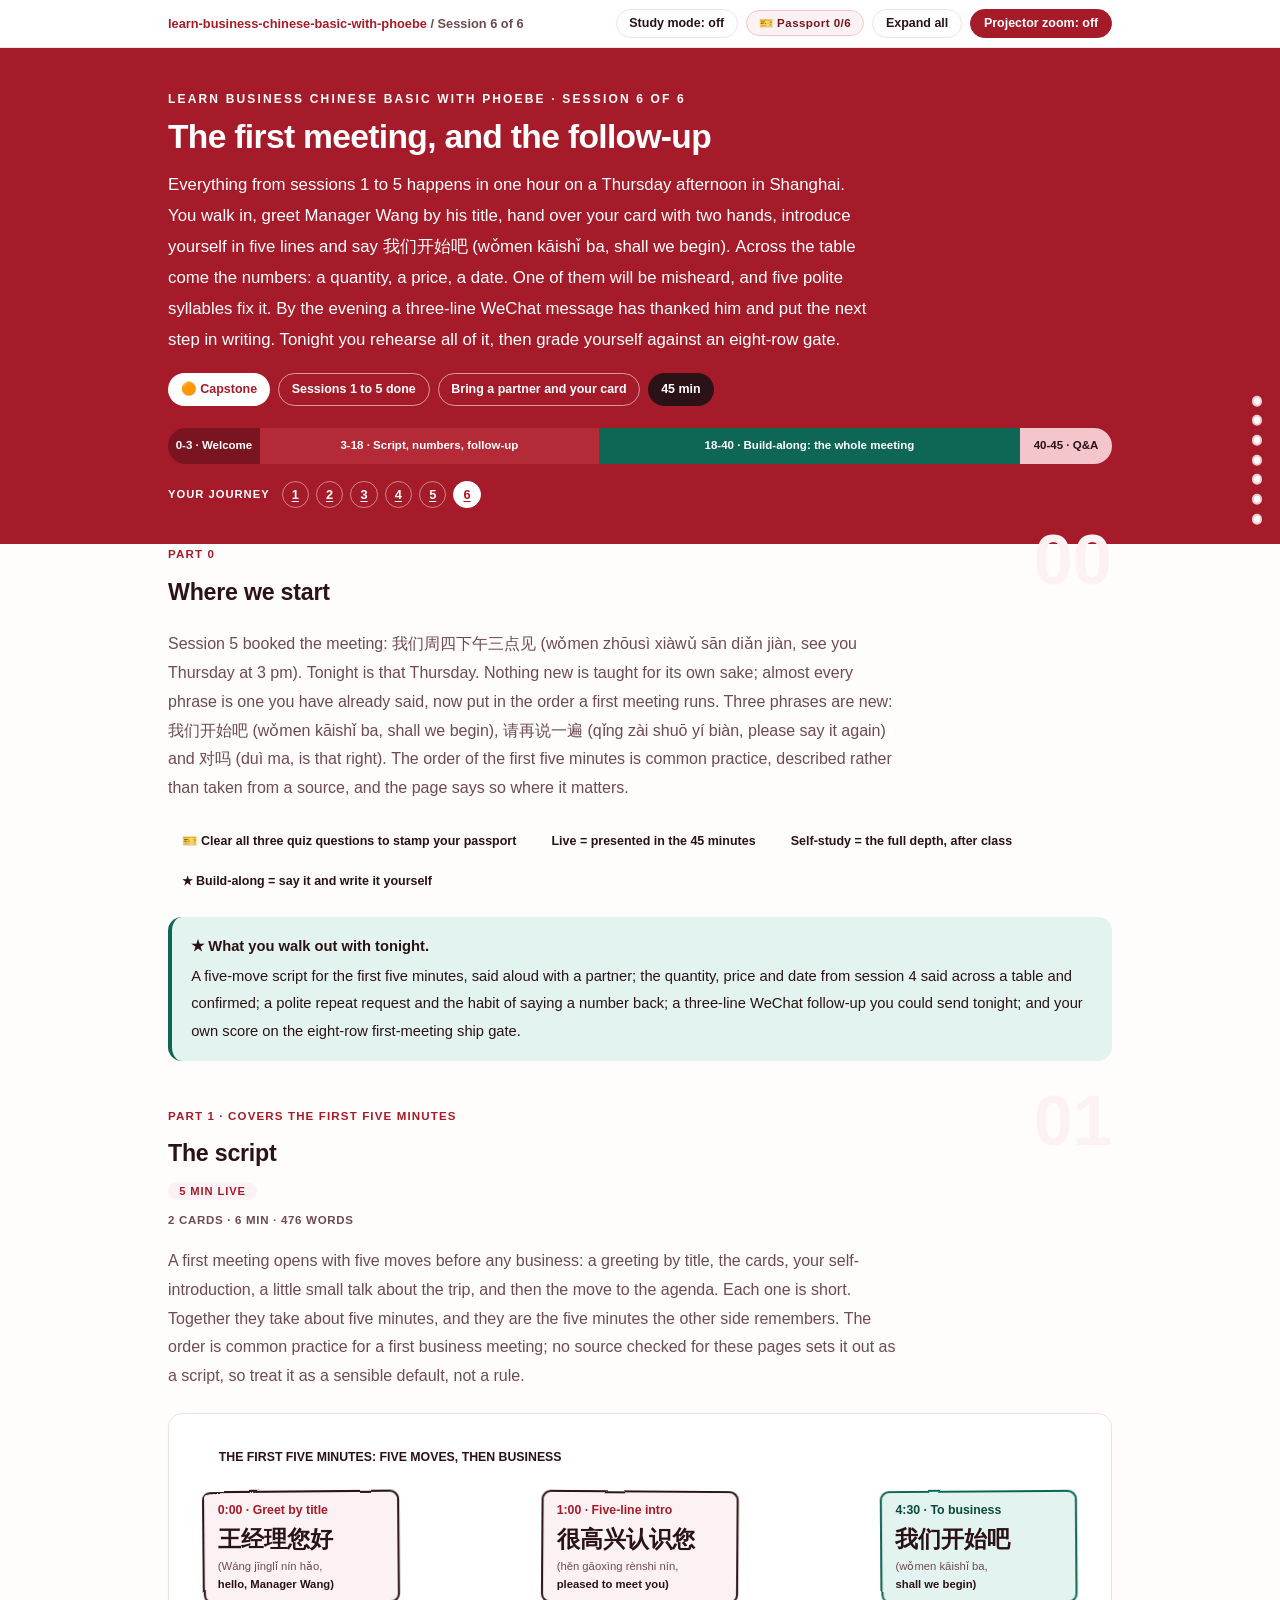
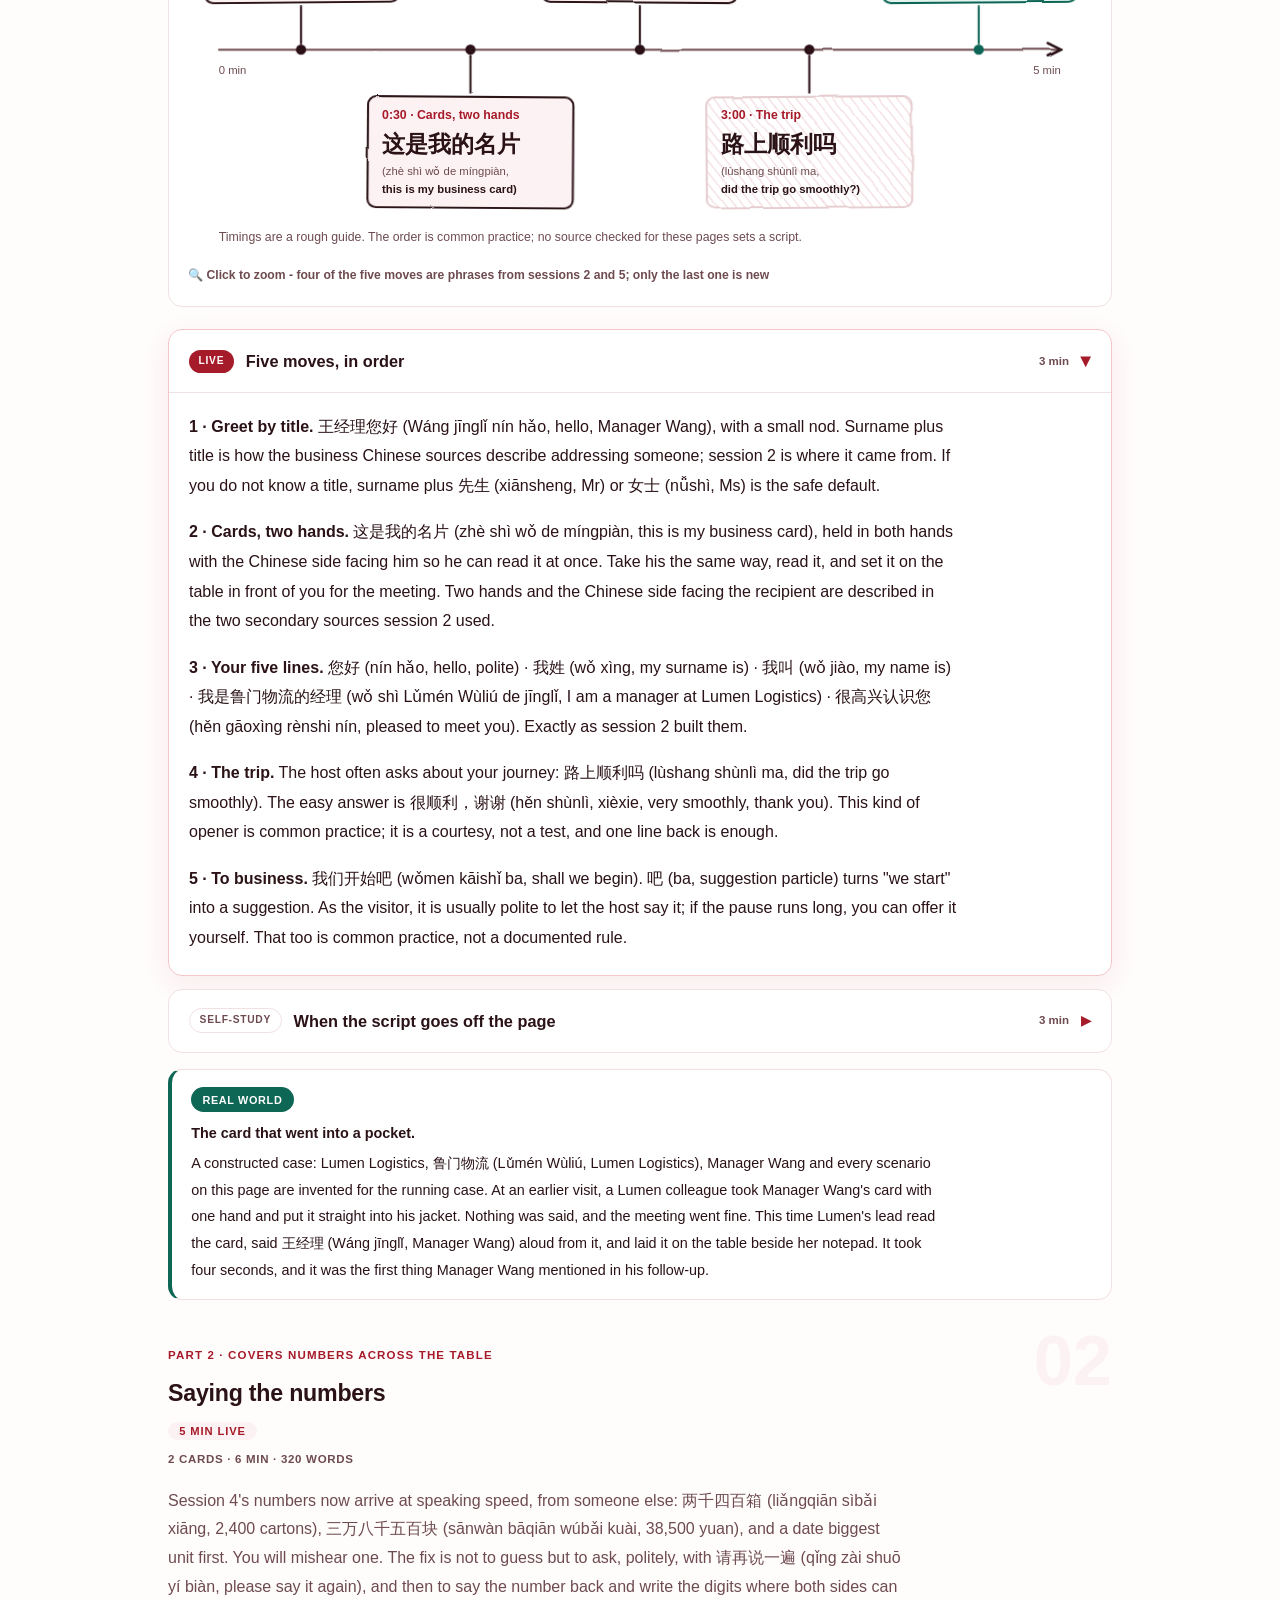
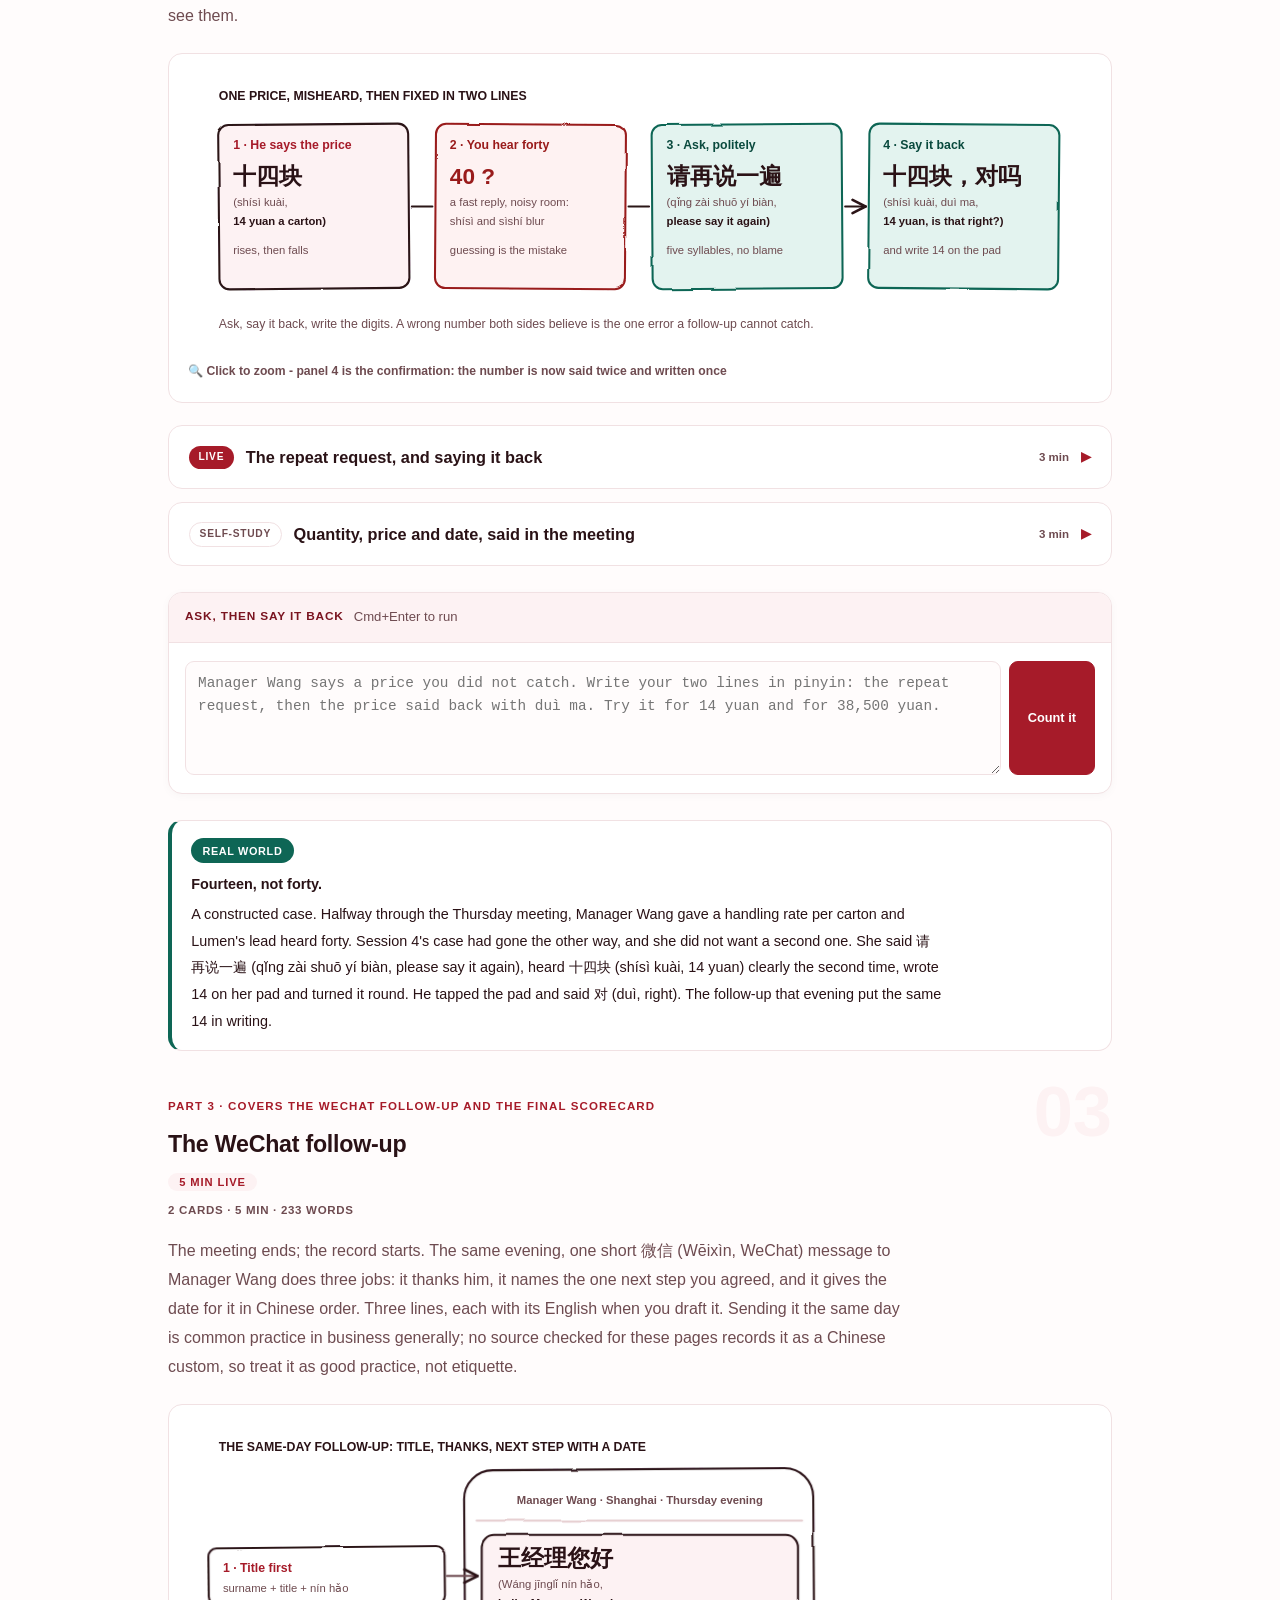
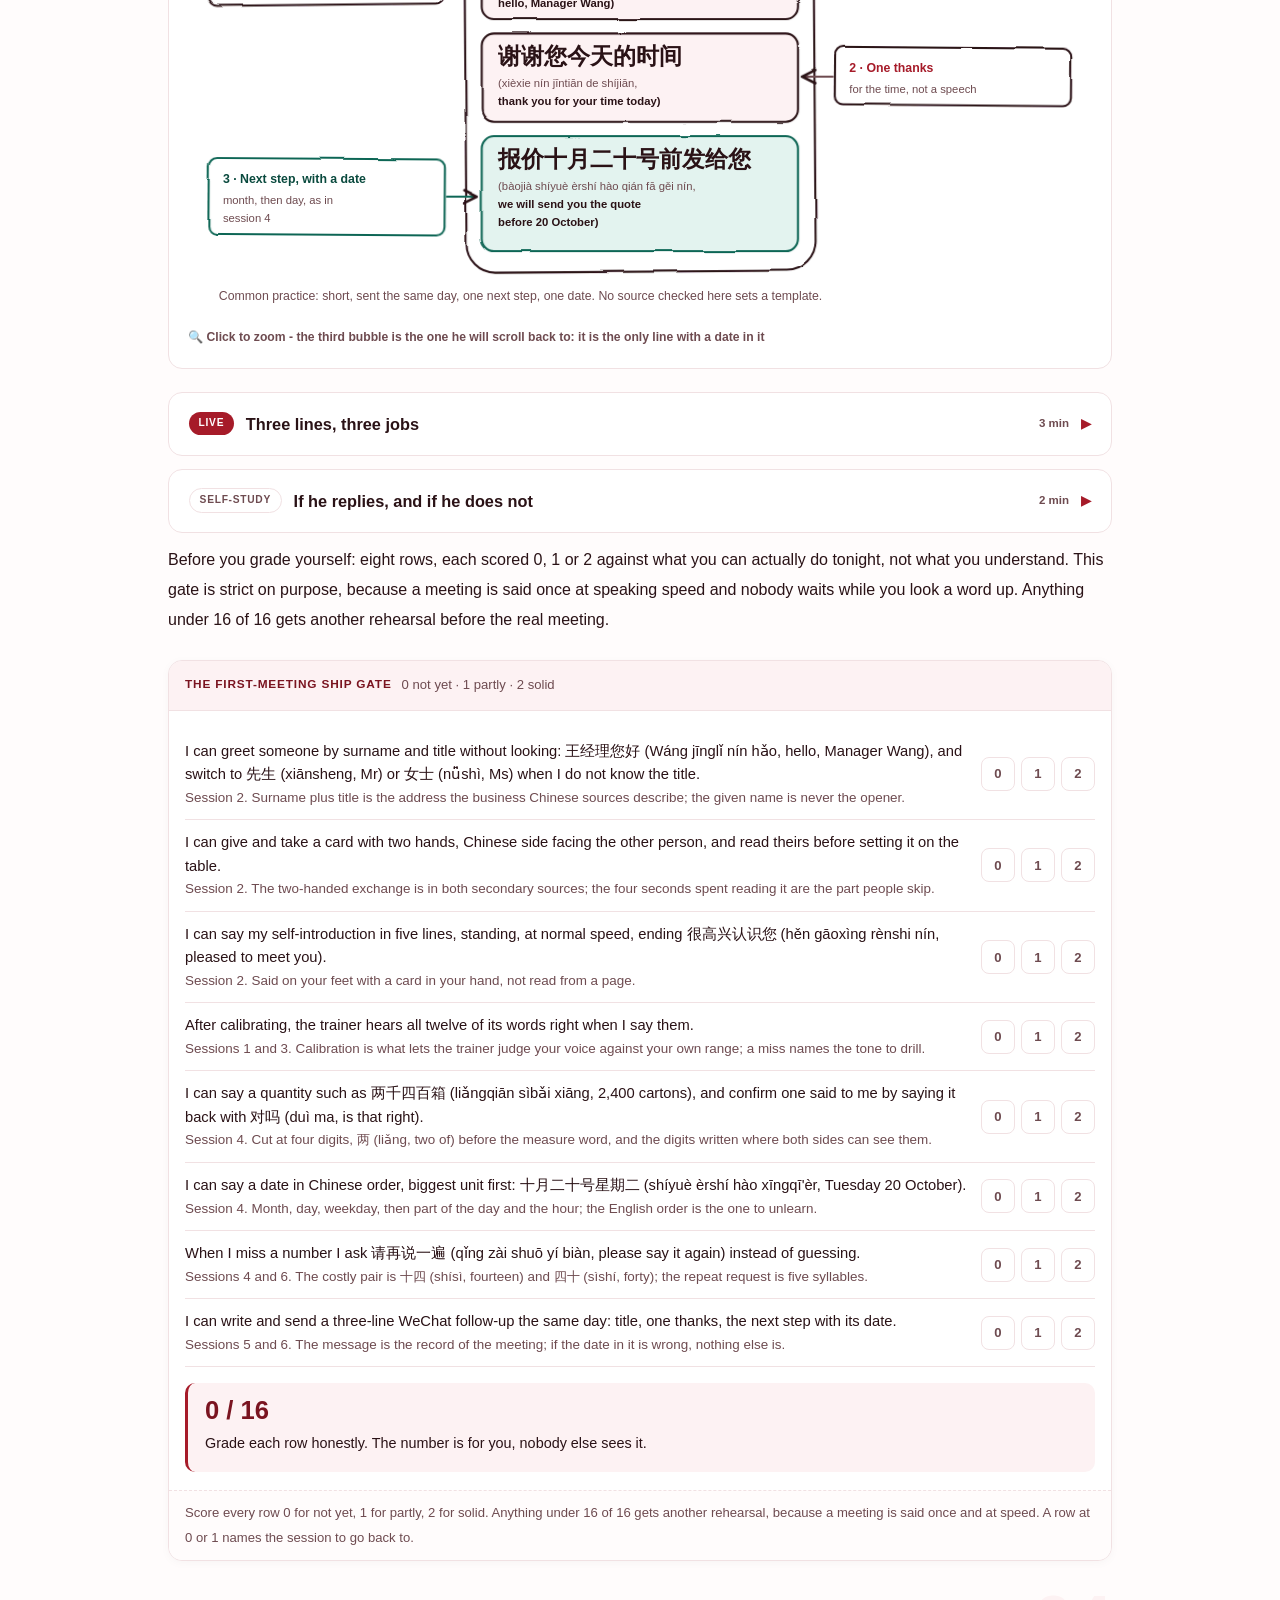
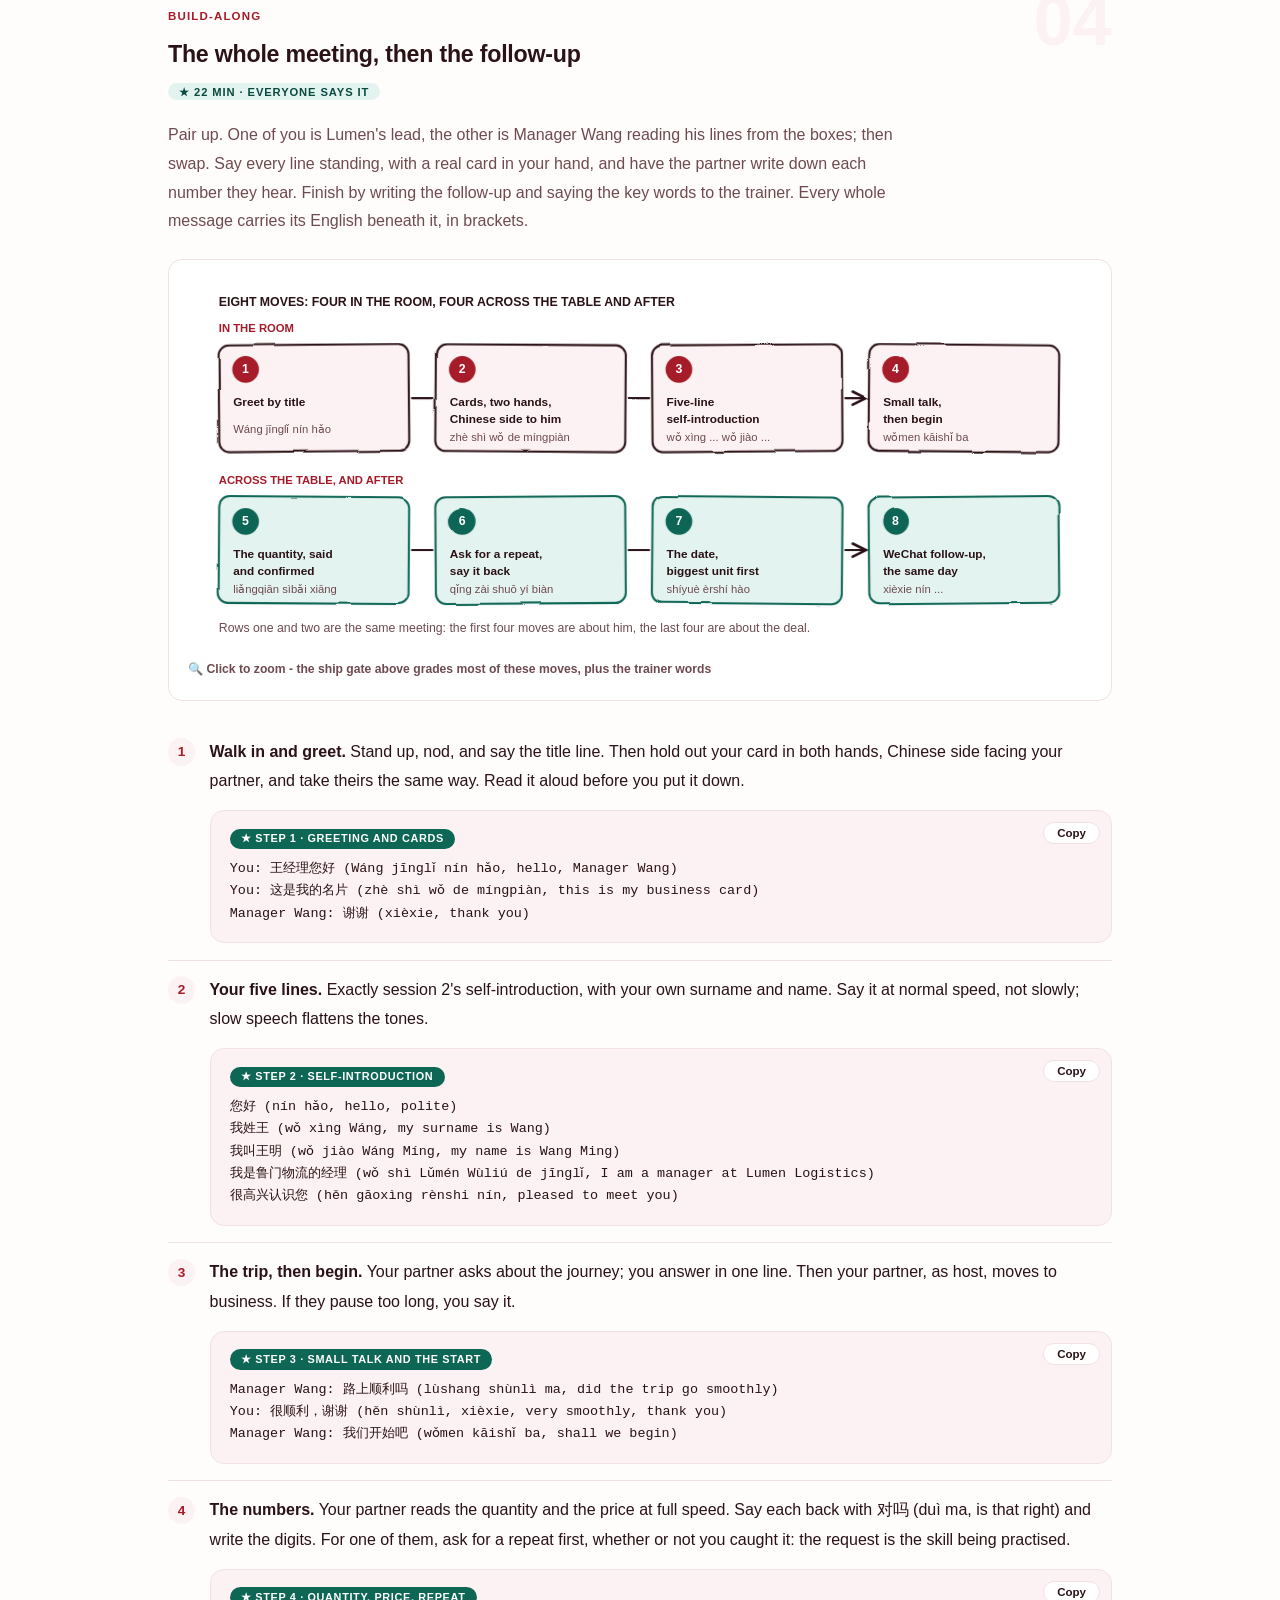
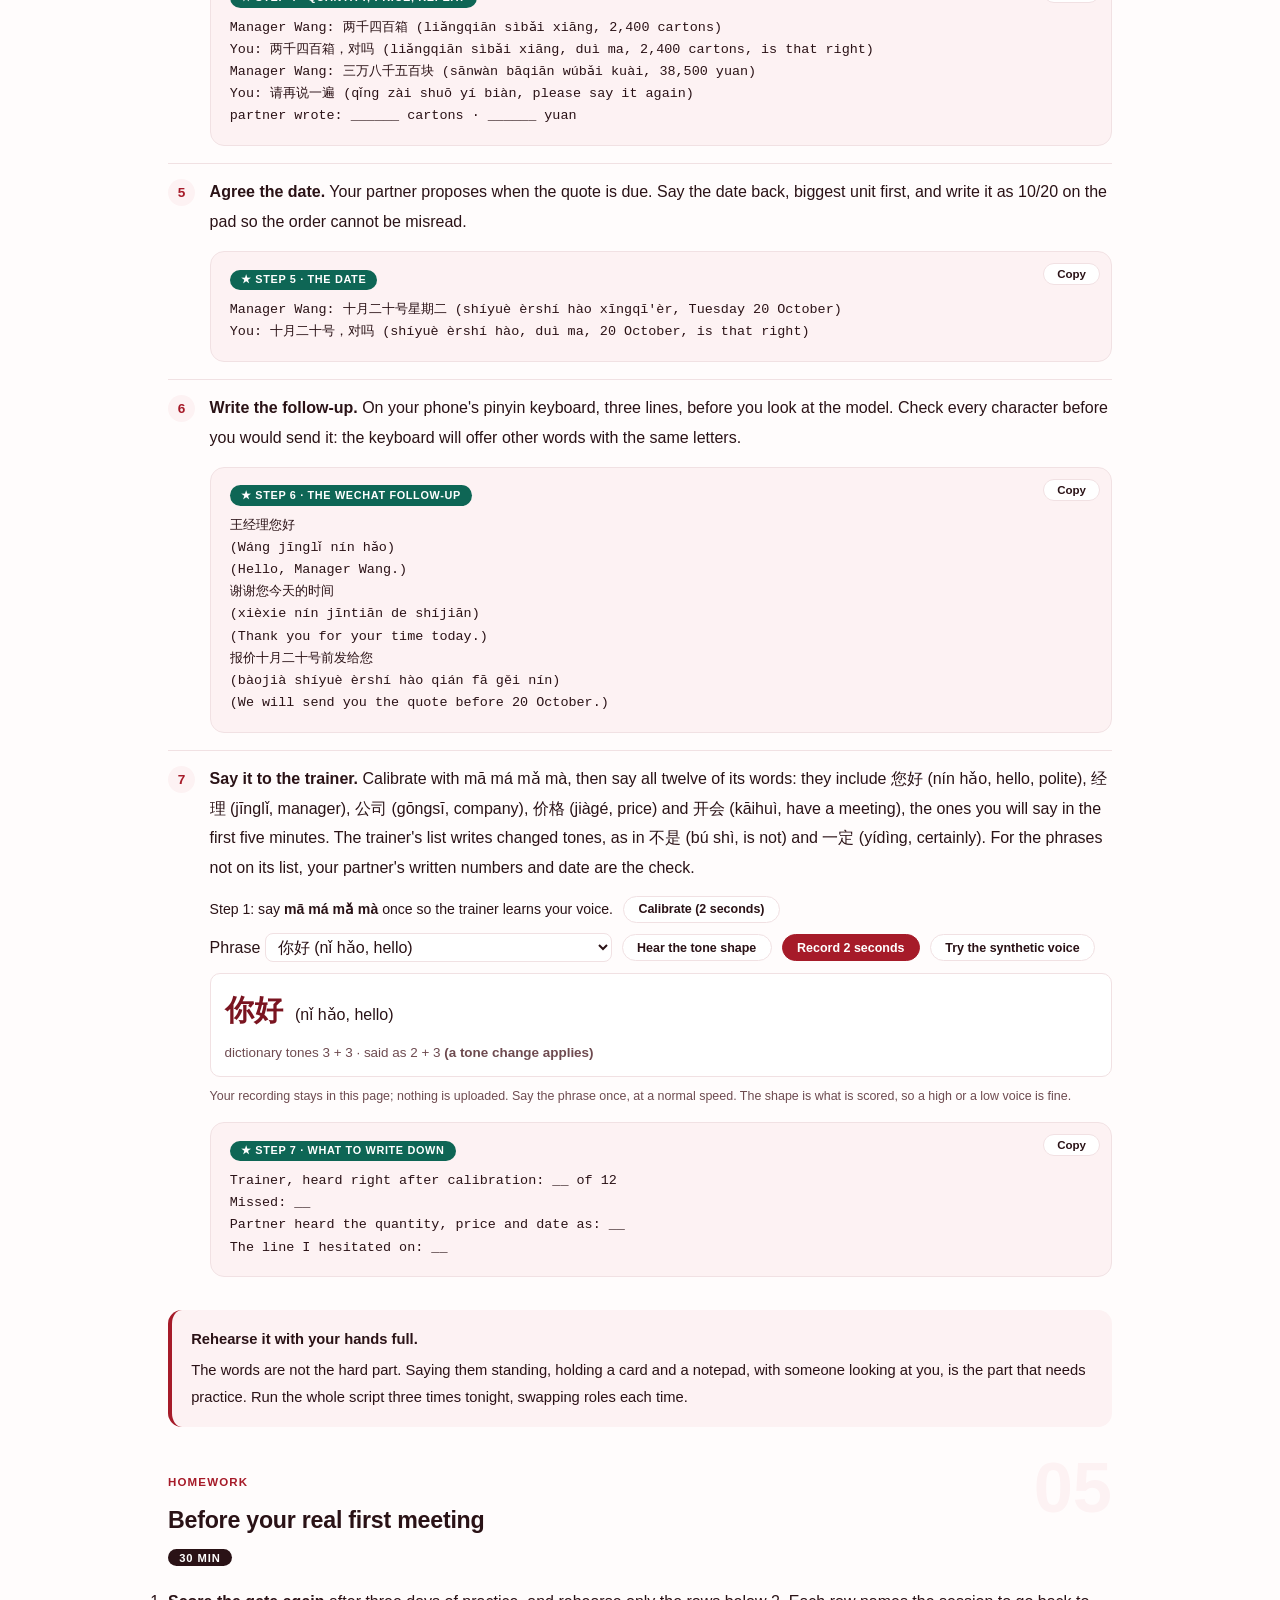
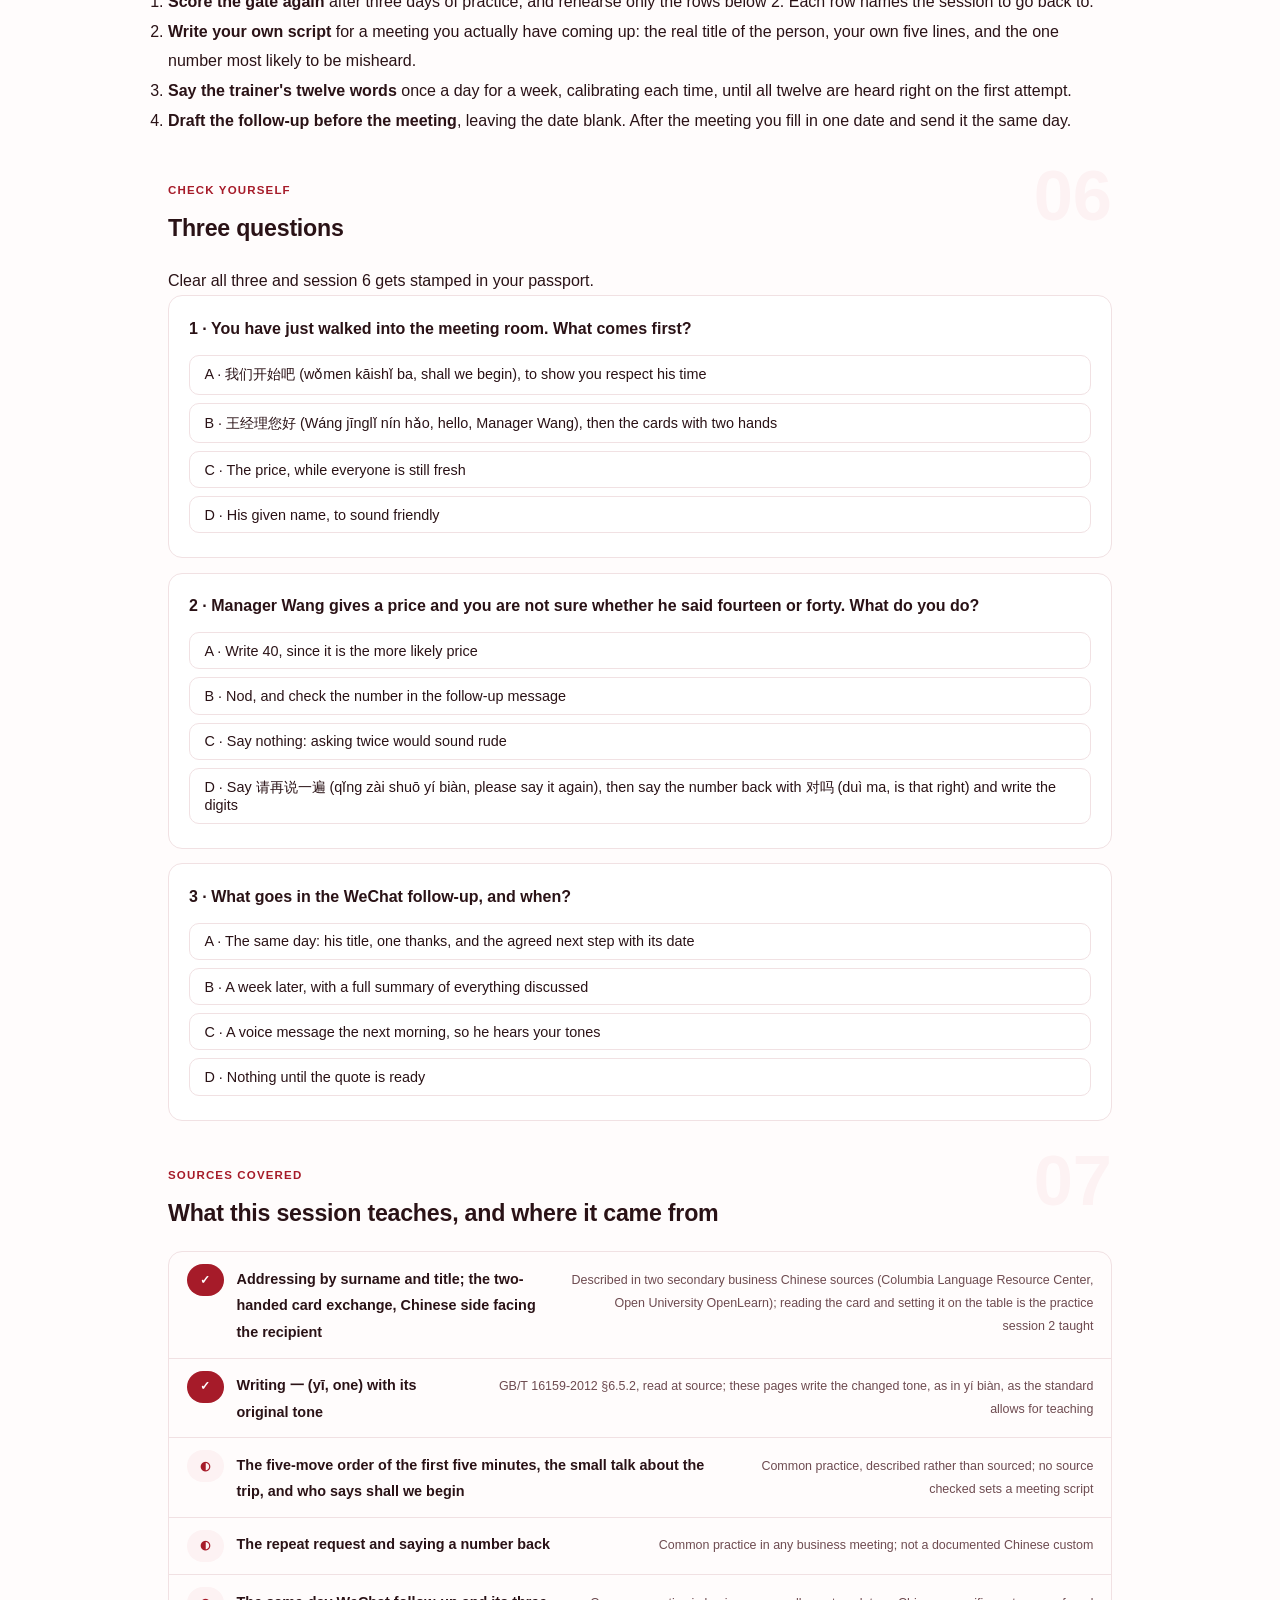
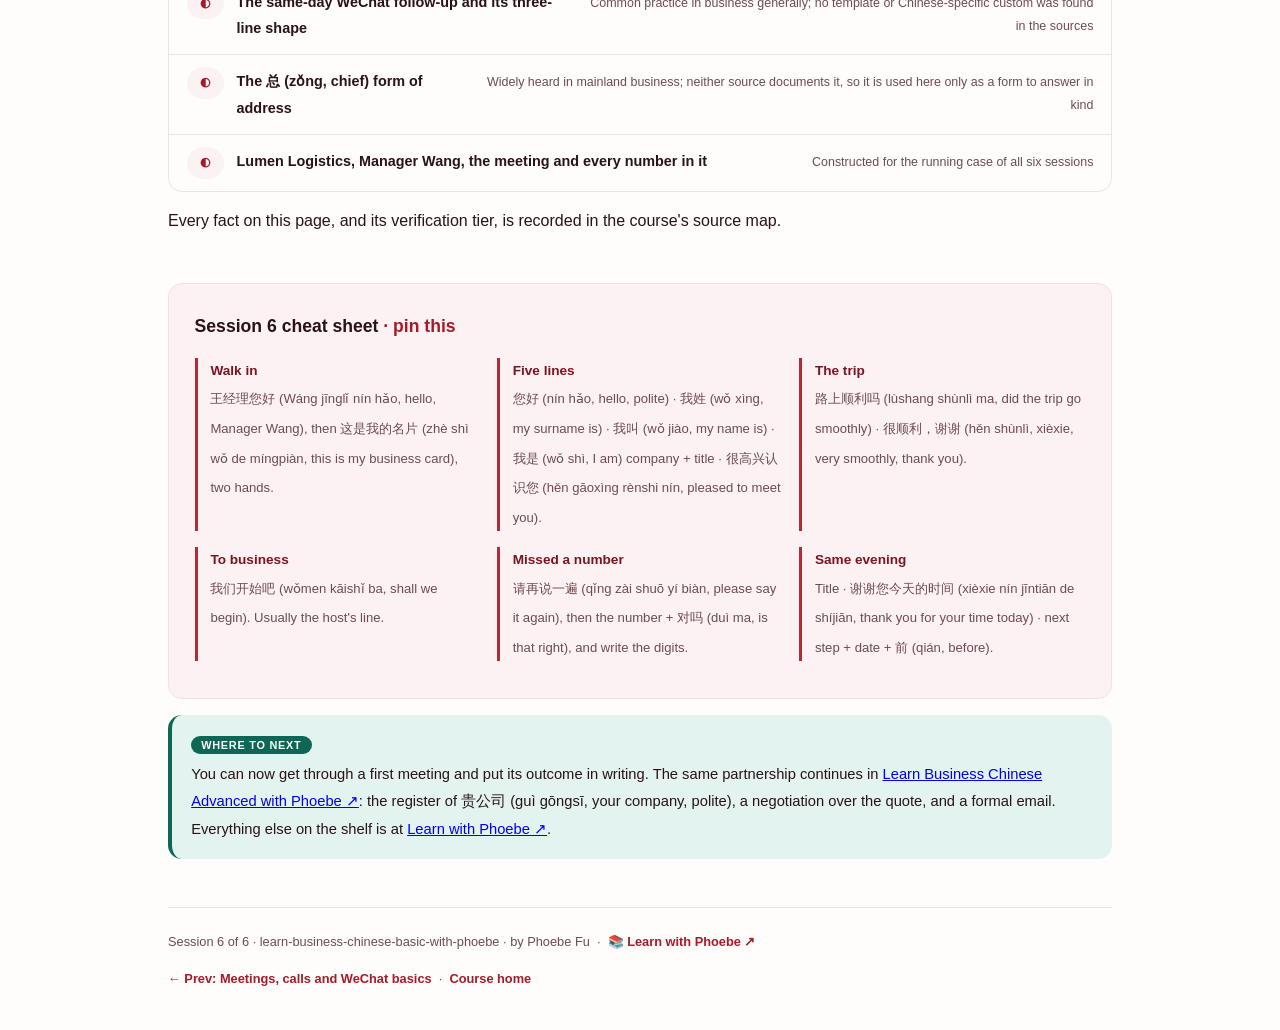
<file: courses/06-the-first-meeting.html>
<!DOCTYPE html>
<html lang="en">
<head>
<meta charset="UTF-8">
<meta name="viewport" content="width=device-width, initial-scale=1.0">
<!-- social:start -->
<meta name="description" content="Session 6 of 6. The first five minutes of a meeting with a Shanghai partner, from greeting by title to shall we begin; the quantity, the price and the date said across the table, with a polite request to repeat; and the WeChat follow-up sent the same day. Ends with an eight-row ship gate.">
<meta property="og:type" content="article">
<meta property="og:site_name" content="Learn with Phoebe">
<meta property="og:title" content="The first meeting, and the follow-up - learn business chinese basic with phoebe">
<meta property="og:description" content="Session 6 of 6. Greet, exchange cards, introduce yourself, say the numbers, ask for a repeat, and follow up on WeChat the same day.">
<meta property="og:url" content="https://phoebefu6.github.io/learn-business-chinese-basic-with-phoebe/courses/06-the-first-meeting.html">
<meta property="og:image" content="https://phoebefu6.github.io/learn-business-chinese-basic-with-phoebe/assets/og-cover.png">
<meta property="og:image:width" content="1200">
<meta property="og:image:height" content="630">
<meta name="twitter:card" content="summary_large_image">
<meta name="twitter:title" content="The first meeting, and the follow-up - learn business chinese basic with phoebe">
<meta name="twitter:description" content="Session 6 of 6. The first five minutes, the numbers across the table, and the same-day WeChat follow-up.">
<meta name="twitter:image" content="https://phoebefu6.github.io/learn-business-chinese-basic-with-phoebe/assets/og-cover.png">
<!-- social:end -->
<title>Session 6 · The first meeting, and the follow-up - learn business chinese basic with phoebe</title>
<link rel="stylesheet" href="../assets/style.css?v=19">
</head>
<body>

<div class="toolbar">
  <div class="wrap">
    <span class="crumb"><a href="../index.html">learn-business-chinese-basic-with-phoebe</a> / Session 6 of 6</span>
    <button class="btn" id="toggle-all" type="button">Expand all</button>
    <button class="btn primary" id="zoom-toggle" type="button">Projector zoom: off</button>
  </div>
</div>

<header class="masthead">
  <div class="wrap">
    <div class="eyebrow">Learn Business Chinese Basic with Phoebe · Session 6 of 6</div>
    <h1>The first meeting, and the <span class="accent">follow-up</span></h1>
    <p class="sub">Everything from sessions 1 to 5 happens in one hour on a Thursday afternoon in Shanghai. You walk in, greet Manager Wang by his title, hand over your card with two hands, introduce yourself in five lines and say 我们开始吧 (wǒmen kāishǐ ba, shall we begin). Across the table come the numbers: a quantity, a price, a date. One of them will be misheard, and five polite syllables fix it. By the evening a three-line WeChat message has thanked him and put the next step in writing. Tonight you rehearse all of it, then grade yourself against an eight-row gate.</p>
    <div class="chip-row">
      <span class="chip level">🟠 Capstone</span>
      <span class="chip audience">Sessions 1 to 5 done</span>
      <span class="chip audience">Bring a partner and your card</span>
      <span class="chip time">45 min</span>
    </div>
    <div class="agenda">
      <span class="a1" style="flex:1">0-3 · Welcome</span>
      <span class="a2" style="flex:4">3-18 · Script, numbers, follow-up</span>
      <span class="a3" style="flex:5">18-40 · Build-along: the whole meeting</span>
      <span class="a4" style="flex:1">40-45 · Q&amp;A</span>
    </div>
  </div>
</header>

<main class="wrap">

  <section class="section" id="intro">
    <div class="section-kicker">
      <span class="klabel">Part 0</span>
      <h2>Where we start</h2>
    </div>
    <p class="lede">Session 5 booked the meeting: 我们周四下午三点见 (wǒmen zhōusì xiàwǔ sān diǎn jiàn, see you Thursday at 3 pm). Tonight is that Thursday. Nothing new is taught for its own sake; almost every phrase is one you have already said, now put in the order a first meeting runs. Three phrases are new: 我们开始吧 (wǒmen kāishǐ ba, shall we begin), 请再说一遍 (qǐng zài shuō yí biàn, please say it again) and 对吗 (duì ma, is that right). The order of the first five minutes is common practice, described rather than taken from a source, and the page says so where it matters.</p>

    <div class="legend">
      <span class="pill">🎫 Clear all three quiz questions to stamp your passport</span>
      <span class="pill">Live = presented in the 45 minutes</span>
      <span class="pill">Self-study = the full depth, after class</span>
      <span class="pill">★ Build-along = say it and write it yourself</span>
    </div>

    <div class="callout win">
      <p><strong>★ What you walk out with tonight.</strong> A five-move script for the first five minutes, said aloud with a partner; the quantity, price and date from session 4 said across a table and confirmed; a polite repeat request and the habit of saying a number back; a three-line WeChat follow-up you could send tonight; and your own score on the eight-row first-meeting ship gate.</p>
    </div>
  </section>

  <section class="section" id="part-1">
    <div class="section-kicker">
      <span class="klabel">Part 1 · covers the first five minutes</span>
      <h2>The script</h2>
      <span class="tag concept">5 min live</span>
    </div>
    <p class="lede">A first meeting opens with five moves before any business: a greeting by title, the cards, your self-introduction, a little small talk about the trip, and then the move to the agenda. Each one is short. Together they take about five minutes, and they are the five minutes the other side remembers. The order is common practice for a first business meeting; no source checked for these pages sets it out as a script, so treat it as a sensible default, not a rule.</p>

    <figure class="zoomable">
      <svg viewBox="0 0 880 410" xmlns="http://www.w3.org/2000/svg" role="img" aria-label="A timeline of the first five minutes, running left to right from 0 to 5 minutes, with five milestone boxes on alternate sides of the axis. Above, at 0:00: greet by title, Wáng jīnglǐ nín hǎo, hello Manager Wang. Below, at 0:30: cards with two hands, zhè shì wǒ de míngpiàn, this is my business card. Above, at 1:00: the five-line introduction, ending hěn gāoxìng rènshi nín, pleased to meet you. Below, at 3:00: small talk about the trip, lùshang shùnlì ma, did the trip go smoothly. Above, at 4:30: to business, wǒmen kāishǐ ba, shall we begin.">
        <defs>
          <filter id="s6aSk" x="-3%" y="-3%" width="106%" height="106%"><feTurbulence type="fractalNoise" baseFrequency="0.02" numOctaves="2" seed="71" result="n"/><feDisplacementMap in="SourceGraphic" in2="n" scale="2.4" xChannelSelector="R" yChannelSelector="G"/></filter>
          <pattern id="s6aHc" patternUnits="userSpaceOnUse" width="7" height="7" patternTransform="rotate(-38)"><line x1="0" y1="0" x2="0" y2="7" stroke="#A61B29" stroke-width="1" opacity=".35"/></pattern>
          <marker id="s6aAr" viewBox="0 0 10 10" refX="9" refY="5" markerWidth="8" markerHeight="8" orient="auto"><path d="M1 1 L9 5 L1 9" fill="none" stroke="#2A1216" stroke-width="1.6" stroke-linecap="round"/></marker>
        </defs>
        <style>
          .s6aH { font: 800 12px Inter, sans-serif; fill: #2A1216; }
          .s6aL { font: 700 12px Inter, sans-serif; fill: #A61B29; }
          .s6aJ { font: 700 12px Inter, sans-serif; fill: #0A4A3E; }
          .s6aS { font: 400 11px Inter, sans-serif; fill: #6E4B50; }
          .s6aE { font: 600 11px Inter, sans-serif; fill: #2A1216; }
          .s6aZ { font: 800 22px sans-serif; fill: #2A1216; }
          .s6aN { font: 400 12px Inter, sans-serif; fill: #6E4B50; }
        </style>

        <text class="s6aH" x="30" y="26">THE FIRST FIVE MINUTES: FIVE MOVES, THEN BUSINESS</text>

        <g filter="url(#s6aSk)" fill="none" stroke="#2A1216" stroke-width="2" stroke-linecap="round" stroke-linejoin="round">
          <path d="M30 210 L850 210" stroke="#6E4B50" marker-end="url(#s6aAr)"/>
          <rect x="15" y="56" width="190" height="108" rx="8" transform="rotate(-0.5 110 110)" fill="#FDF2F3"/>
          <rect x="345" y="56" width="190" height="108" rx="8" transform="rotate(0.4 440 110)" fill="#FDF2F3"/>
          <rect x="675" y="56" width="190" height="108" rx="8" transform="rotate(-0.4 770 110)" fill="#E3F3EF" stroke="#0E6655"/>
          <rect x="175" y="256" width="200" height="108" rx="8" transform="rotate(0.4 275 310)" fill="#FDF2F3"/>
          <rect x="505" y="256" width="200" height="108" rx="8" transform="rotate(-0.4 605 310)" fill="url(#s6aHc)" stroke="#E6CDD0"/>
          <path d="M110 168 L110 204"/>
          <path d="M440 168 L440 204"/>
          <path d="M770 168 L770 204" stroke="#0E6655"/>
          <path d="M275 216 L275 252"/>
          <path d="M605 216 L605 252"/>
          <circle cx="110" cy="210" r="4" fill="#2A1216"/>
          <circle cx="275" cy="210" r="4" fill="#2A1216"/>
          <circle cx="440" cy="210" r="4" fill="#2A1216"/>
          <circle cx="605" cy="210" r="4" fill="#2A1216"/>
          <circle cx="770" cy="210" r="4" fill="#0E6655" stroke="#0E6655"/>
        </g>

        <text class="s6aS" x="30" y="234">0 min</text>
        <text class="s6aS" x="850" y="234" text-anchor="end">5 min</text>

        <text class="s6aL" x="29" y="78">0:00 · Greet by title</text>
        <text class="s6aZ" x="29" y="110">王经理您好</text><text class="s6aS" x="29" y="132">(Wáng jīnglǐ nín hǎo,</text>
        <text class="s6aE" x="29" y="150">hello, Manager Wang)</text>

        <text class="s6aL" x="189" y="278">0:30 · Cards, two hands</text>
        <text class="s6aZ" x="189" y="310">这是我的名片</text><text class="s6aS" x="189" y="332">(zhè shì wǒ de míngpiàn,</text>
        <text class="s6aE" x="189" y="350">this is my business card)</text>

        <text class="s6aL" x="359" y="78">1:00 · Five-line intro</text>
        <text class="s6aZ" x="359" y="110">很高兴认识您</text><text class="s6aS" x="359" y="132">(hěn gāoxìng rènshi nín,</text>
        <text class="s6aE" x="359" y="150">pleased to meet you)</text>

        <text class="s6aL" x="519" y="278">3:00 · The trip</text>
        <text class="s6aZ" x="519" y="310">路上顺利吗</text><text class="s6aS" x="519" y="332">(lùshang shùnlì ma,</text>
        <text class="s6aE" x="519" y="350">did the trip go smoothly?)</text>

        <text class="s6aJ" x="689" y="78">4:30 · To business</text>
        <text class="s6aZ" x="689" y="110">我们开始吧</text><text class="s6aS" x="689" y="132">(wǒmen kāishǐ ba,</text>
        <text class="s6aE" x="689" y="150">shall we begin)</text>

        <text class="s6aN" x="30" y="396">Timings are a rough guide. The order is common practice; no source checked for these pages sets a script.</text>
      </svg>
      <figcaption>🔍 Click to zoom - four of the five moves are phrases from sessions 2 and 5; only the last one is new</figcaption>
    </figure>

    <details class="card" open>
      <summary><span class="mode live">Live</span>Five moves, in order<span class="mini">3 min</span><span class="caret">▶</span></summary>
      <div class="body">
        <p><strong>1 · Greet by title.</strong> 王经理您好 (Wáng jīnglǐ nín hǎo, hello, Manager Wang), with a small nod. Surname plus title is how the business Chinese sources describe addressing someone; session 2 is where it came from. If you do not know a title, surname plus 先生 (xiānsheng, Mr) or 女士 (nǚshì, Ms) is the safe default.</p>
        <p><strong>2 · Cards, two hands.</strong> 这是我的名片 (zhè shì wǒ de míngpiàn, this is my business card), held in both hands with the Chinese side facing him so he can read it at once. Take his the same way, read it, and set it on the table in front of you for the meeting. Two hands and the Chinese side facing the recipient are described in the two secondary sources session 2 used.</p>
        <p><strong>3 · Your five lines.</strong> 您好 (nín hǎo, hello, polite) · 我姓 (wǒ xìng, my surname is) · 我叫 (wǒ jiào, my name is) · 我是鲁门物流的经理 (wǒ shì Lǔmén Wùliú de jīnglǐ, I am a manager at Lumen Logistics) · 很高兴认识您 (hěn gāoxìng rènshi nín, pleased to meet you). Exactly as session 2 built them.</p>
        <p><strong>4 · The trip.</strong> The host often asks about your journey: 路上顺利吗 (lùshang shùnlì ma, did the trip go smoothly). The easy answer is 很顺利，谢谢 (hěn shùnlì, xièxie, very smoothly, thank you). This kind of opener is common practice; it is a courtesy, not a test, and one line back is enough.</p>
        <p><strong>5 · To business.</strong> 我们开始吧 (wǒmen kāishǐ ba, shall we begin). 吧 (ba, suggestion particle) turns "we start" into a suggestion. As the visitor, it is usually polite to let the host say it; if the pause runs long, you can offer it yourself. That too is common practice, not a documented rule.</p>
      </div>
    </details>

    <details class="card">
      <summary><span class="mode self">Self-study</span>When the script goes off the page<span class="mini">3 min</span><span class="caret">▶</span></summary>
      <div class="body">
        <p>Real meetings do not follow the order. Manager Wang may hand you his card before you have said hello, or bring in a colleague whose title you do not know. Two rules cover most of it. First, whatever arrives, answer it with the session 2 words: take a card with two hands, read it, and use the title on it. Second, for anyone new, fall back to surname plus 先生 (xiānsheng, Mr) or 女士 (nǚshì, Ms) until you learn the title.</p>
        <p>If someone senior is introduced as 李总 (Lǐ zǒng, President Li), use that form back. The 总 (zǒng, chief) form is widely heard in mainland business, but neither source checked for these pages documents it, so use it when you hear it rather than guessing it upward.</p>
        <table class="clean">
          <tr><th>If this happens</th><th>Say</th></tr>
          <tr><td>A new person joins, title unknown</td><td>surname + 先生 (xiānsheng, Mr) or 女士 (nǚshì, Ms) + 您好 (nín hǎo, hello, polite)</td></tr>
          <tr><td>You are offered tea</td><td>谢谢 (xièxie, thank you)</td></tr>
          <tr><td>You did not catch a name</td><td>请再说一遍 (qǐng zài shuō yí biàn, please say it again), then repeat it back</td></tr>
          <tr><td>It is time to start</td><td>我们开始吧 (wǒmen kāishǐ ba, shall we begin)</td></tr>
        </table>
      </div>
    </details>

    <div class="callout example">
      <span class="ex-pill">Real world</span>
      <p><strong>The card that went into a pocket.</strong> A constructed case: Lumen Logistics, 鲁门物流 (Lǔmén Wùliú, Lumen Logistics), Manager Wang and every scenario on this page are invented for the running case. At an earlier visit, a Lumen colleague took Manager Wang's card with one hand and put it straight into his jacket. Nothing was said, and the meeting went fine. This time Lumen's lead read the card, said 王经理 (Wáng jīnglǐ, Manager Wang) aloud from it, and laid it on the table beside her notepad. It took four seconds, and it was the first thing Manager Wang mentioned in his follow-up.</p>
    </div>
  </section>

  <section class="section" id="part-2">
    <div class="section-kicker">
      <span class="klabel">Part 2 · covers numbers across the table</span>
      <h2>Saying the numbers</h2>
      <span class="tag concept">5 min live</span>
    </div>
    <p class="lede">Session 4's numbers now arrive at speaking speed, from someone else: 两千四百箱 (liǎngqiān sìbǎi xiāng, 2,400 cartons), 三万八千五百块 (sānwàn bāqiān wúbǎi kuài, 38,500 yuan), and a date biggest unit first. You will mishear one. The fix is not to guess but to ask, politely, with 请再说一遍 (qǐng zài shuō yí biàn, please say it again), and then to say the number back and write the digits where both sides can see them.</p>

    <figure class="zoomable">
      <svg viewBox="0 0 880 270" xmlns="http://www.w3.org/2000/svg" role="img" aria-label="Four panels left to right. One: Manager Wang says shísì kuài, 14 yuan a carton. Two, in red: you hear forty, and write 40 with a question mark. Three: you ask qǐng zài shuō yí biàn, please say it again. Four: you say it back, shísì kuài, duì ma, 14 yuan, is that right, and write 14 where he can see it.">
        <defs>
          <filter id="s6bSk" x="-3%" y="-3%" width="106%" height="106%"><feTurbulence type="fractalNoise" baseFrequency="0.02" numOctaves="2" seed="77" result="n"/><feDisplacementMap in="SourceGraphic" in2="n" scale="2.4" xChannelSelector="R" yChannelSelector="G"/></filter>
          <marker id="s6bAr" viewBox="0 0 10 10" refX="9" refY="5" markerWidth="8" markerHeight="8" orient="auto"><path d="M1 1 L9 5 L1 9" fill="none" stroke="#2A1216" stroke-width="1.6" stroke-linecap="round"/></marker>
        </defs>
        <style>
          .s6bH { font: 800 12px Inter, sans-serif; fill: #2A1216; }
          .s6bL { font: 700 12px Inter, sans-serif; fill: #A61B29; }
          .s6bR { font: 700 12px Inter, sans-serif; fill: #991B1B; }
          .s6bJ { font: 700 12px Inter, sans-serif; fill: #0A4A3E; }
          .s6bS { font: 400 11px Inter, sans-serif; fill: #6E4B50; }
          .s6bE { font: 600 11px Inter, sans-serif; fill: #2A1216; }
          .s6bZ { font: 800 22px sans-serif; fill: #2A1216; }
          .s6bD { font: 800 22px Inter, sans-serif; fill: #991B1B; }
          .s6bN { font: 400 12px Inter, sans-serif; fill: #6E4B50; }
        </style>

        <text class="s6bH" x="30" y="26">ONE PRICE, MISHEARD, THEN FIXED IN TWO LINES</text>

        <g filter="url(#s6bSk)" fill="none" stroke="#2A1216" stroke-width="2" stroke-linecap="round" stroke-linejoin="round">
          <rect x="30" y="50" width="185" height="160" rx="10" transform="rotate(-0.5 122 130)" fill="#FDF2F3"/>
          <rect x="241" y="50" width="185" height="160" rx="10" transform="rotate(0.4 333 130)" fill="#FEF2F2" stroke="#991B1B"/>
          <rect x="452" y="50" width="185" height="160" rx="10" transform="rotate(-0.4 544 130)" fill="#E3F3EF" stroke="#0E6655"/>
          <rect x="663" y="50" width="185" height="160" rx="10" transform="rotate(0.5 755 130)" fill="#E3F3EF" stroke="#0E6655"/>
          <path d="M218 130 L238 130 M429 130 L449 130 M640 130 L660 130" marker-end="url(#s6bAr)"/>
        </g>

        <text class="s6bL" x="44" y="74">1 · He says the price</text>
        <text class="s6bZ" x="44" y="108">十四块</text><text class="s6bS" x="44" y="130">(shísì kuài,</text>
        <text class="s6bE" x="44" y="148">14 yuan a carton)</text>
        <text class="s6bS" x="44" y="176">rises, then falls</text>

        <text class="s6bR" x="255" y="74">2 · You hear forty</text>
        <text class="s6bD" x="255" y="108">40 ?</text>
        <text class="s6bS" x="255" y="130">a fast reply, noisy room:</text>
        <text class="s6bS" x="255" y="148">shísì and sìshí blur</text>
        <text class="s6bS" x="255" y="176">guessing is the mistake</text>

        <text class="s6bJ" x="466" y="74">3 · Ask, politely</text>
        <text class="s6bZ" x="466" y="108">请再说一遍</text><text class="s6bS" x="466" y="130">(qǐng zài shuō yí biàn,</text>
        <text class="s6bE" x="466" y="148">please say it again)</text>
        <text class="s6bS" x="466" y="176">five syllables, no blame</text>

        <text class="s6bJ" x="677" y="74">4 · Say it back</text>
        <text class="s6bZ" x="677" y="108">十四块，对吗</text><text class="s6bS" x="677" y="130">(shísì kuài, duì ma,</text>
        <text class="s6bE" x="677" y="148">14 yuan, is that right?)</text>
        <text class="s6bS" x="677" y="176">and write 14 on the pad</text>

        <text class="s6bN" x="30" y="248">Ask, say it back, write the digits. A wrong number both sides believe is the one error a follow-up cannot catch.</text>
      </svg>
      <figcaption>🔍 Click to zoom - panel 4 is the confirmation: the number is now said twice and written once</figcaption>
    </figure>

    <details class="card">
      <summary><span class="mode live">Live</span>The repeat request, and saying it back<span class="mini">3 min</span><span class="caret">▶</span></summary>
      <div class="body">
        <p><strong>请再说一遍 (qǐng zài shuō yí biàn, please say it again)</strong> is 请 (qǐng, please) from session 5, then 再 (zài, again), 说 (shuō, say) and 一遍 (yí biàn, one time). Add 麻烦您 (máfan nín, may I trouble you) in front if you want it softer still. Asking someone to repeat a number is normal in any business meeting; with a new partner it reads as care, not as a weak ear. That is common practice, described rather than sourced.</p>
        <p><strong>Say it back.</strong> When the number comes again, repeat it with 对吗 (duì ma, is that right) at the end: 十四块，对吗 (shísì kuài, duì ma, 14 yuan, is that right). He answers 对 (duì, right) or corrects you. Write the digits on your notepad at the same moment, turned so he can read them, as session 4 suggested.</p>
        <p>A note on the tone marks. 一遍 (yí biàn, one time) is written here with the tone you say: 一 (yī, one) rises before a fourth tone. Standard pinyin (GB/T 16159-2012) writes 一 (yī, one) with its original tone, so a dictionary shows yī biàn; teaching lists may show the change, as these do.</p>
      </div>
    </details>

    <details class="card">
      <summary><span class="mode self">Self-study</span>Quantity, price and date, said in the meeting<span class="mini">3 min</span><span class="caret">▶</span></summary>
      <div class="body">
        <p>Session 4 gave you the three numbers Lumen's first quote turns on. In the meeting each one is said, said back and written once.</p>
        <table class="clean">
          <tr><th>The number</th><th>Say it</th><th>Say it back</th></tr>
          <tr><td>2,400 cartons</td><td>两千四百箱 (liǎngqiān sìbǎi xiāng, 2,400 cartons)</td><td>两千四百箱，对吗 (liǎngqiān sìbǎi xiāng, duì ma, 2,400 cartons, is that right)</td></tr>
          <tr><td>38,500 yuan</td><td>三万八千五百块 (sānwàn bāqiān wúbǎi kuài, 38,500 yuan)</td><td>cut at four digits, 3 | 8500, and write it on the pad</td></tr>
          <tr><td>Tuesday 20 October</td><td>十月二十号星期二 (shíyuè èrshí hào xīngqī'èr, Tuesday 20 October)</td><td>month, then day, then weekday: biggest unit first</td></tr>
        </table>
        <p>Watch 两 (liǎng, two of) before the measure word and 千 (qiān, thousand), and 二 (èr, two) inside a date. 五百 (wǔbǎi, five hundred) is said wúbǎi because two third tones in a row change the first to a rising tone; the written pinyin keeps wǔ.</p>
      </div>
    </details>

    <div class="tryrow" data-fn="wordcount" data-multiline="1" data-title="Ask, then say it back" data-hint="Manager Wang says a price you did not catch. Write your two lines in pinyin: the repeat request, then the price said back with duì ma. Try it for 14 yuan and for 38,500 yuan." data-seed="" data-cta="Count it"></div>

    <div class="callout example">
      <span class="ex-pill">Real world</span>
      <p><strong>Fourteen, not forty.</strong> A constructed case. Halfway through the Thursday meeting, Manager Wang gave a handling rate per carton and Lumen's lead heard forty. Session 4's case had gone the other way, and she did not want a second one. She said 请再说一遍 (qǐng zài shuō yí biàn, please say it again), heard 十四块 (shísì kuài, 14 yuan) clearly the second time, wrote 14 on her pad and turned it round. He tapped the pad and said 对 (duì, right). The follow-up that evening put the same 14 in writing.</p>
    </div>
  </section>

  <section class="section" id="part-3">
    <div class="section-kicker">
      <span class="klabel">Part 3 · covers the WeChat follow-up and the final scorecard</span>
      <h2>The WeChat follow-up</h2>
      <span class="tag concept">5 min live</span>
    </div>
    <p class="lede">The meeting ends; the record starts. The same evening, one short 微信 (Wēixìn, WeChat) message to Manager Wang does three jobs: it thanks him, it names the one next step you agreed, and it gives the date for it in Chinese order. Three lines, each with its English when you draft it. Sending it the same day is common practice in business generally; no source checked for these pages records it as a Chinese custom, so treat it as good practice, not etiquette.</p>

    <figure class="zoomable">
      <svg viewBox="0 0 880 480" xmlns="http://www.w3.org/2000/svg" role="img" aria-label="A phone drawn in the middle with a follow-up chat to Manager Wang. Three message bubbles: Wáng jīnglǐ nín hǎo, hello Manager Wang; xièxie nín jīntiān de shíjiān, thank you for your time today; bàojià shíyuè èrshí hào qián fā gěi nín, we will send you the quote before 20 October. Labels outside the phone point to each bubble: title first; one thanks; the next step with its date, month then day.">
        <defs>
          <filter id="s6cSk" x="-3%" y="-3%" width="106%" height="106%"><feTurbulence type="fractalNoise" baseFrequency="0.02" numOctaves="2" seed="83" result="n"/><feDisplacementMap in="SourceGraphic" in2="n" scale="2.4" xChannelSelector="R" yChannelSelector="G"/></filter>
          <marker id="s6cAr" viewBox="0 0 10 10" refX="9" refY="5" markerWidth="8" markerHeight="8" orient="auto"><path d="M1 1 L9 5 L1 9" fill="none" stroke="#2A1216" stroke-width="1.6" stroke-linecap="round"/></marker>
        </defs>
        <style>
          .s6cH { font: 800 12px Inter, sans-serif; fill: #2A1216; }
          .s6cT { font: 700 11px Inter, sans-serif; fill: #6E4B50; }
          .s6cL { font: 700 12px Inter, sans-serif; fill: #A61B29; }
          .s6cJ { font: 700 12px Inter, sans-serif; fill: #0A4A3E; }
          .s6cS { font: 400 11px Inter, sans-serif; fill: #6E4B50; }
          .s6cE { font: 600 11px Inter, sans-serif; fill: #2A1216; }
          .s6cZ { font: 800 22px sans-serif; fill: #2A1216; }
          .s6cN { font: 400 12px Inter, sans-serif; fill: #6E4B50; }
        </style>

        <text class="s6cH" x="30" y="26">THE SAME-DAY FOLLOW-UP: TITLE, THANKS, NEXT STEP WITH A DATE</text>

        <g filter="url(#s6cSk)" fill="none" stroke="#2A1216" stroke-width="2" stroke-linecap="round" stroke-linejoin="round">
          <rect x="270" y="44" width="340" height="392" rx="28" transform="rotate(-0.4 440 240)" fill="#FFFFFF"/>
          <path d="M282 94 L598 94" stroke="#E6CDD0"/>
          <rect x="286" y="108" width="308" height="82" rx="12" fill="#FDF2F3"/>
          <rect x="286" y="204" width="308" height="86" rx="12" fill="#FDF2F3"/>
          <rect x="286" y="304" width="308" height="112" rx="12" fill="#E3F3EF" stroke="#0E6655"/>
          <rect x="20" y="120" width="230" height="56" rx="8" transform="rotate(-0.6 135 148)" fill="#FFFFFF"/>
          <rect x="630" y="218" width="230" height="56" rx="8" transform="rotate(0.5 745 246)" fill="#FFFFFF"/>
          <rect x="20" y="326" width="230" height="74" rx="8" transform="rotate(0.4 135 363)" fill="#FFFFFF" stroke="#0E6655"/>
          <path d="M252 148 L282 148" stroke="#6E4B50" marker-end="url(#s6cAr)"/>
          <path d="M628 246 L598 246" stroke="#6E4B50" marker-end="url(#s6cAr)"/>
          <path d="M252 363 L282 363" stroke="#0E6655" marker-end="url(#s6cAr)"/>
        </g>

        <text class="s6cT" x="440" y="78" text-anchor="middle">Manager Wang · Shanghai · Thursday evening</text>

        <text class="s6cZ" x="302" y="138">王经理您好</text><text class="s6cS" x="302" y="160">(Wáng jīnglǐ nín hǎo,</text>
        <text class="s6cE" x="302" y="178">hello, Manager Wang)</text>

        <text class="s6cZ" x="302" y="234">谢谢您今天的时间</text><text class="s6cS" x="302" y="256">(xièxie nín jīntiān de shíjiān,</text>
        <text class="s6cE" x="302" y="274">thank you for your time today)</text>

        <text class="s6cZ" x="302" y="334">报价十月二十号前发给您</text><text class="s6cS" x="302" y="356">(bàojià shíyuè èrshí hào qián fā gěi nín,</text>
        <text class="s6cE" x="302" y="374">we will send you the quote</text>
        <text class="s6cE" x="302" y="392">before 20 October)</text>

        <text class="s6cL" x="34" y="144">1 · Title first</text>
        <text class="s6cS" x="34" y="164">surname + title + nín hǎo</text>
        <text class="s6cL" x="644" y="242">2 · One thanks</text>
        <text class="s6cS" x="644" y="262">for the time, not a speech</text>
        <text class="s6cJ" x="34" y="350">3 · Next step, with a date</text>
        <text class="s6cS" x="34" y="370">month, then day, as in</text>
        <text class="s6cS" x="34" y="388">session 4</text>

        <text class="s6cN" x="30" y="464">Common practice: short, sent the same day, one next step, one date. No source checked here sets a template.</text>
      </svg>
      <figcaption>🔍 Click to zoom - the third bubble is the one he will scroll back to: it is the only line with a date in it</figcaption>
    </figure>

    <details class="card">
      <summary><span class="mode live">Live</span>Three lines, three jobs<span class="mini">3 min</span><span class="caret">▶</span></summary>
      <div class="body">
        <p><strong>Title first.</strong> 王经理您好 (Wáng jīnglǐ nín hǎo, hello, Manager Wang), the same first line session 5 used for the first contact.</p>
        <p><strong>One thanks.</strong> 谢谢您今天的时间 (xièxie nín jīntiān de shíjiān, thank you for your time today). 今天 (jīntiān, today) is the only new word; 的 (de, possessive) links "today" to "time", as it linked the company to the title in session 2.</p>
        <p><strong>The next step, with its date.</strong> Name the one thing you agreed and when: 报价十月二十号前发给您 (bàojià shíyuè èrshí hào qián fā gěi nín, we will send you the quote before 20 October). 前 (qián, before) follows the date. If more than one thing was agreed, the most important goes in this message and the rest can follow, as session 5 suggested for requests.</p>
      </div>
    </details>

    <details class="card">
      <summary><span class="mode self">Self-study</span>If he replies, and if he does not<span class="mini">2 min</span><span class="caret">▶</span></summary>
      <div class="body">
        <p>A short reply such as 好的，谢谢 (hǎo de, xièxie, OK, thank you) closes the loop; you do not need to answer it. If the agreed date moves, say it in full again, as session 5 taught for meeting times: the new date, biggest unit first, in one line.</p>
        <p>If there is no reply, that is not a problem in itself: the message is the record, whether or not he answers it. The day before the date in the third line, a one-line reminder in session 5's shape keeps it alive. The register for a formal email, and for the negotiation that follows a quote, is in the <a href="https://phoebefu6.github.io/learn-business-chinese-advanced-with-phoebe/">Advanced course</a>.</p>
      </div>
    </details>

    <p>Before you grade yourself: eight rows, each scored 0, 1 or 2 against what you can actually do tonight, not what you understand. This gate is strict on purpose, because a meeting is said once at speaking speed and nobody waits while you look a word up. Anything under 16 of 16 gets another rehearsal before the real meeting.</p>

    <div class="scorecard" data-title="The first-meeting ship gate" data-msgs="Sixteen of sixteen. You can walk in, greet, exchange cards, introduce yourself, survive the numbers and follow up the same evening; book the meeting.|Close, and not yet. Any row under 2 is a moment in the meeting where you will hesitate; rehearse that row with a partner before the real one.|Half the gate is open. The rows at 0 are usually the trainer words and the numbers; both improve fastest with ten minutes a day out loud, not with reading.|Not ready to go in yet. Go back to the session each low row names, and rehearse that part aloud before anything else." data-foot="Score every row 0 for not yet, 1 for partly, 2 for solid. Anything under 16 of 16 gets another rehearsal, because a meeting is said once and at speed. A row at 0 or 1 names the session to go back to.">
      <div class="sc-row"><div class="sc-q">I can greet someone by surname and title without looking: 王经理您好 (Wáng jīnglǐ nín hǎo, hello, Manager Wang), and switch to 先生 (xiānsheng, Mr) or 女士 (nǚshì, Ms) when I do not know the title. <em>Session 2. Surname plus title is the address the business Chinese sources describe; the given name is never the opener.</em></div></div>
      <div class="sc-row"><div class="sc-q">I can give and take a card with two hands, Chinese side facing the other person, and read theirs before setting it on the table. <em>Session 2. The two-handed exchange is in both secondary sources; the four seconds spent reading it are the part people skip.</em></div></div>
      <div class="sc-row"><div class="sc-q">I can say my self-introduction in five lines, standing, at normal speed, ending 很高兴认识您 (hěn gāoxìng rènshi nín, pleased to meet you). <em>Session 2. Said on your feet with a card in your hand, not read from a page.</em></div></div>
      <div class="sc-row"><div class="sc-q">After calibrating, the trainer hears all twelve of its words right when I say them. <em>Sessions 1 and 3. Calibration is what lets the trainer judge your voice against your own range; a miss names the tone to drill.</em></div></div>
      <div class="sc-row"><div class="sc-q">I can say a quantity such as 两千四百箱 (liǎngqiān sìbǎi xiāng, 2,400 cartons), and confirm one said to me by saying it back with 对吗 (duì ma, is that right). <em>Session 4. Cut at four digits, 两 (liǎng, two of) before the measure word, and the digits written where both sides can see them.</em></div></div>
      <div class="sc-row"><div class="sc-q">I can say a date in Chinese order, biggest unit first: 十月二十号星期二 (shíyuè èrshí hào xīngqī'èr, Tuesday 20 October). <em>Session 4. Month, day, weekday, then part of the day and the hour; the English order is the one to unlearn.</em></div></div>
      <div class="sc-row"><div class="sc-q">When I miss a number I ask 请再说一遍 (qǐng zài shuō yí biàn, please say it again) instead of guessing. <em>Sessions 4 and 6. The costly pair is 十四 (shísì, fourteen) and 四十 (sìshí, forty); the repeat request is five syllables.</em></div></div>
      <div class="sc-row"><div class="sc-q">I can write and send a three-line WeChat follow-up the same day: title, one thanks, the next step with its date. <em>Sessions 5 and 6. The message is the record of the meeting; if the date in it is wrong, nothing else is.</em></div></div>
    </div>
  </section>

  <section class="section" id="demo-1">
    <div class="section-kicker">
      <span class="klabel">Build-along</span>
      <h2>The whole meeting, then the follow-up</h2>
      <span class="tag demo">★ 22 min · everyone says it</span>
    </div>
    <p class="lede">Pair up. One of you is Lumen's lead, the other is Manager Wang reading his lines from the boxes; then swap. Say every line standing, with a real card in your hand, and have the partner write down each number they hear. Finish by writing the follow-up and saying the key words to the trainer. Every whole message carries its English beneath it, in brackets.</p>

    <figure class="zoomable">
      <svg viewBox="0 0 880 360" xmlns="http://www.w3.org/2000/svg" role="img" aria-label="Eight cards in two rows. Row one, in the room: one, greet by title, Wáng jīnglǐ nín hǎo; two, cards with two hands, Chinese side to him, zhè shì wǒ de míngpiàn; three, the five-line self-introduction, wǒ xìng, wǒ jiào; four, small talk then begin, wǒmen kāishǐ ba. Row two, across the table and after: five, the quantity said and confirmed, liǎngqiān sìbǎi xiāng; six, ask for a repeat, qǐng zài shuō yí biàn; seven, the date biggest unit first, shíyuè èrshí hào; eight, the WeChat follow-up the same day, xièxie nín.">
        <defs>
          <filter id="s6dSk" x="-3%" y="-3%" width="106%" height="106%"><feTurbulence type="fractalNoise" baseFrequency="0.02" numOctaves="2" seed="89" result="n"/><feDisplacementMap in="SourceGraphic" in2="n" scale="2.4" xChannelSelector="R" yChannelSelector="G"/></filter>
          <marker id="s6dAr" viewBox="0 0 10 10" refX="9" refY="5" markerWidth="8" markerHeight="8" orient="auto"><path d="M1 1 L9 5 L1 9" fill="none" stroke="#2A1216" stroke-width="1.6" stroke-linecap="round"/></marker>
        </defs>
        <style>
          .s6dH { font: 800 12px Inter, sans-serif; fill: #2A1216; }
          .s6dK { font: 800 11px Inter, sans-serif; fill: #A61B29; }
          .s6dL { font: 700 11.5px Inter, sans-serif; fill: #2A1216; }
          .s6dS { font: 400 11px Inter, sans-serif; fill: #6E4B50; }
          .s6dW { font: 800 12px Inter, sans-serif; fill: #FFFFFF; }
          .s6dN { font: 400 12px Inter, sans-serif; fill: #6E4B50; }
        </style>

        <text class="s6dH" x="30" y="26">EIGHT MOVES: FOUR IN THE ROOM, FOUR ACROSS THE TABLE AND AFTER</text>
        <text class="s6dK" x="30" y="52">IN THE ROOM</text>
        <text class="s6dK" x="30" y="200">ACROSS THE TABLE, AND AFTER</text>

        <g filter="url(#s6dSk)" fill="none" stroke="#2A1216" stroke-width="2" stroke-linecap="round" stroke-linejoin="round">
          <rect x="30" y="64" width="185" height="104" rx="10" transform="rotate(-0.5 122 116)" fill="#FDF2F3"/>
          <rect x="241" y="64" width="185" height="104" rx="10" transform="rotate(0.4 333 116)" fill="#FDF2F3"/>
          <rect x="452" y="64" width="185" height="104" rx="10" transform="rotate(-0.4 544 116)" fill="#FDF2F3"/>
          <rect x="663" y="64" width="185" height="104" rx="10" transform="rotate(0.5 755 116)" fill="#FDF2F3"/>
          <rect x="30" y="212" width="185" height="104" rx="10" transform="rotate(0.4 122 264)" fill="#E3F3EF" stroke="#0E6655"/>
          <rect x="241" y="212" width="185" height="104" rx="10" transform="rotate(-0.4 333 264)" fill="#E3F3EF" stroke="#0E6655"/>
          <rect x="452" y="212" width="185" height="104" rx="10" transform="rotate(0.5 544 264)" fill="#E3F3EF" stroke="#0E6655"/>
          <rect x="663" y="212" width="185" height="104" rx="10" transform="rotate(-0.5 755 264)" fill="#E3F3EF" stroke="#0E6655"/>
          <path d="M218 116 L238 116 M429 116 L449 116 M640 116 L660 116" marker-end="url(#s6dAr)"/>
          <path d="M218 264 L238 264 M429 264 L449 264 M640 264 L660 264" marker-end="url(#s6dAr)"/>
          <circle cx="56" cy="88" r="12" fill="#A61B29" stroke="#A61B29"/>
          <circle cx="267" cy="88" r="12" fill="#A61B29" stroke="#A61B29"/>
          <circle cx="478" cy="88" r="12" fill="#A61B29" stroke="#A61B29"/>
          <circle cx="689" cy="88" r="12" fill="#A61B29" stroke="#A61B29"/>
          <circle cx="56" cy="236" r="12" fill="#0E6655" stroke="#0E6655"/>
          <circle cx="267" cy="236" r="12" fill="#0E6655" stroke="#0E6655"/>
          <circle cx="478" cy="236" r="12" fill="#0E6655" stroke="#0E6655"/>
          <circle cx="689" cy="236" r="12" fill="#0E6655" stroke="#0E6655"/>
        </g>

        <text class="s6dW" x="56" y="92" text-anchor="middle">1</text>
        <text class="s6dW" x="267" y="92" text-anchor="middle">2</text>
        <text class="s6dW" x="478" y="92" text-anchor="middle">3</text>
        <text class="s6dW" x="689" y="92" text-anchor="middle">4</text>
        <text class="s6dW" x="56" y="240" text-anchor="middle">5</text>
        <text class="s6dW" x="267" y="240" text-anchor="middle">6</text>
        <text class="s6dW" x="478" y="240" text-anchor="middle">7</text>
        <text class="s6dW" x="689" y="240" text-anchor="middle">8</text>

        <text class="s6dL" x="44" y="124">Greet by title</text>
        <text class="s6dS" x="44" y="150">Wáng jīnglǐ nín hǎo</text>
        <text class="s6dL" x="255" y="124">Cards, two hands,</text>
        <text class="s6dL" x="255" y="140">Chinese side to him</text>
        <text class="s6dS" x="255" y="158">zhè shì wǒ de míngpiàn</text>
        <text class="s6dL" x="466" y="124">Five-line</text>
        <text class="s6dL" x="466" y="140">self-introduction</text>
        <text class="s6dS" x="466" y="158">wǒ xìng ... wǒ jiào ...</text>
        <text class="s6dL" x="677" y="124">Small talk,</text>
        <text class="s6dL" x="677" y="140">then begin</text>
        <text class="s6dS" x="677" y="158">wǒmen kāishǐ ba</text>

        <text class="s6dL" x="44" y="272">The quantity, said</text>
        <text class="s6dL" x="44" y="288">and confirmed</text>
        <text class="s6dS" x="44" y="306">liǎngqiān sìbǎi xiāng</text>
        <text class="s6dL" x="255" y="272">Ask for a repeat,</text>
        <text class="s6dL" x="255" y="288">say it back</text>
        <text class="s6dS" x="255" y="306">qǐng zài shuō yí biàn</text>
        <text class="s6dL" x="466" y="272">The date,</text>
        <text class="s6dL" x="466" y="288">biggest unit first</text>
        <text class="s6dS" x="466" y="306">shíyuè èrshí hào</text>
        <text class="s6dL" x="677" y="272">WeChat follow-up,</text>
        <text class="s6dL" x="677" y="288">the same day</text>
        <text class="s6dS" x="677" y="306">xièxie nín ...</text>

        <text class="s6dN" x="30" y="344">Rows one and two are the same meeting: the first four moves are about him, the last four are about the deal.</text>
      </svg>
      <figcaption>🔍 Click to zoom - the ship gate above grades most of these moves, plus the trainer words</figcaption>
    </figure>

    <div class="steps">
      <div class="step">
        <p><strong>Walk in and greet.</strong> Stand up, nod, and say the title line. Then hold out your card in both hands, Chinese side facing your partner, and take theirs the same way. Read it aloud before you put it down.</p>
        <div class="prompt-box good"><span class="label">★ Step 1 · greeting and cards</span>You: 王经理您好 (Wáng jīnglǐ nín hǎo, hello, Manager Wang)
You: 这是我的名片 (zhè shì wǒ de míngpiàn, this is my business card)
Manager Wang: 谢谢 (xièxie, thank you)</div>
      </div>
      <div class="step">
        <p><strong>Your five lines.</strong> Exactly session 2's self-introduction, with your own surname and name. Say it at normal speed, not slowly; slow speech flattens the tones.</p>
        <div class="prompt-box good"><span class="label">★ Step 2 · self-introduction</span>您好 (nín hǎo, hello, polite)
我姓王 (wǒ xìng Wáng, my surname is Wang)
我叫王明 (wǒ jiào Wáng Míng, my name is Wang Ming)
我是鲁门物流的经理 (wǒ shì Lǔmén Wùliú de jīnglǐ, I am a manager at Lumen Logistics)
很高兴认识您 (hěn gāoxìng rènshi nín, pleased to meet you)</div>
      </div>
      <div class="step">
        <p><strong>The trip, then begin.</strong> Your partner asks about the journey; you answer in one line. Then your partner, as host, moves to business. If they pause too long, you say it.</p>
        <div class="prompt-box good"><span class="label">★ Step 3 · small talk and the start</span>Manager Wang: 路上顺利吗 (lùshang shùnlì ma, did the trip go smoothly)
You: 很顺利，谢谢 (hěn shùnlì, xièxie, very smoothly, thank you)
Manager Wang: 我们开始吧 (wǒmen kāishǐ ba, shall we begin)</div>
      </div>
      <div class="step">
        <p><strong>The numbers.</strong> Your partner reads the quantity and the price at full speed. Say each back with 对吗 (duì ma, is that right) and write the digits. For one of them, ask for a repeat first, whether or not you caught it: the request is the skill being practised.</p>
        <div class="prompt-box good"><span class="label">★ Step 4 · quantity, price, repeat</span>Manager Wang: 两千四百箱 (liǎngqiān sìbǎi xiāng, 2,400 cartons)
You: 两千四百箱，对吗 (liǎngqiān sìbǎi xiāng, duì ma, 2,400 cartons, is that right)
Manager Wang: 三万八千五百块 (sānwàn bāqiān wúbǎi kuài, 38,500 yuan)
You: 请再说一遍 (qǐng zài shuō yí biàn, please say it again)
partner wrote: ______ cartons · ______ yuan</div>
      </div>
      <div class="step">
        <p><strong>Agree the date.</strong> Your partner proposes when the quote is due. Say the date back, biggest unit first, and write it as 10/20 on the pad so the order cannot be misread.</p>
        <div class="prompt-box good"><span class="label">★ Step 5 · the date</span>Manager Wang: 十月二十号星期二 (shíyuè èrshí hào xīngqī'èr, Tuesday 20 October)
You: 十月二十号，对吗 (shíyuè èrshí hào, duì ma, 20 October, is that right)</div>
      </div>
      <div class="step">
        <p><strong>Write the follow-up.</strong> On your phone's pinyin keyboard, three lines, before you look at the model. Check every character before you would send it: the keyboard will offer other words with the same letters.</p>
        <div class="prompt-box good"><span class="label">★ Step 6 · the WeChat follow-up</span>王经理您好
(Wáng jīnglǐ nín hǎo)
(Hello, Manager Wang.)
谢谢您今天的时间
(xièxie nín jīntiān de shíjiān)
(Thank you for your time today.)
报价十月二十号前发给您
(bàojià shíyuè èrshí hào qián fā gěi nín)
(We will send you the quote before 20 October.)</div>
      </div>
      <div class="step">
        <p><strong>Say it to the trainer.</strong> Calibrate with mā má mǎ mà, then say all twelve of its words: they include 您好 (nín hǎo, hello, polite), 经理 (jīnglǐ, manager), 公司 (gōngsī, company), 价格 (jiàgé, price) and 开会 (kāihuì, have a meeting), the ones you will say in the first five minutes. The trainer's list writes changed tones, as in 不是 (bú shì, is not) and 一定 (yídìng, certainly). For the phrases not on its list, your partner's written numbers and date are the check.</p>
        <div id="tone-practice"></div>
        <div class="prompt-box good"><span class="label">★ Step 7 · what to write down</span>Trainer, heard right after calibration: __ of 12
Missed: __
Partner heard the quantity, price and date as: __
The line I hesitated on: __</div>
      </div>
    </div>

    <div class="callout tip">
      <p><strong>Rehearse it with your hands full.</strong> The words are not the hard part. Saying them standing, holding a card and a notepad, with someone looking at you, is the part that needs practice. Run the whole script three times tonight, swapping roles each time.</p>
    </div>
  </section>

  <section class="section" id="exercise">
    <div class="section-kicker">
      <span class="klabel">Homework</span>
      <h2>Before your real first meeting</h2>
      <span class="tag exercise">30 min</span>
    </div>
    <ol>
      <li><strong>Score the gate again</strong> after three days of practice, and rehearse only the rows below 2. Each row names the session to go back to.</li>
      <li><strong>Write your own script</strong> for a meeting you actually have coming up: the real title of the person, your own five lines, and the one number most likely to be misheard.</li>
      <li><strong>Say the trainer's twelve words</strong> once a day for a week, calibrating each time, until all twelve are heard right on the first attempt.</li>
      <li><strong>Draft the follow-up before the meeting</strong>, leaving the date blank. After the meeting you fill in one date and send it the same day.</li>
    </ol>
  </section>

  <section class="section" id="quiz">
    <div class="section-kicker">
      <span class="klabel">Check yourself</span>
      <h2>Three questions</h2>
    </div>
    <p>Clear all three and session 6 gets stamped in your passport.</p>

    <div class="quiz-q" data-answer="1">
      <p class="qtext">1 · You have just walked into the meeting room. What comes first?</p>
      <button class="qopt" type="button">A · 我们开始吧 (wǒmen kāishǐ ba, shall we begin), to show you respect his time</button>
      <button class="qopt" type="button">B · 王经理您好 (Wáng jīnglǐ nín hǎo, hello, Manager Wang), then the cards with two hands</button>
      <button class="qopt" type="button">C · The price, while everyone is still fresh</button>
      <button class="qopt" type="button">D · His given name, to sound friendly</button>
      <p class="qwhy">Address by surname and title and the two-handed card exchange are the two practices the business Chinese sources describe. 我们开始吧 (wǒmen kāishǐ ba, shall we begin) closes the first five minutes; it does not open them. The five-move order is common practice.</p>
    </div>

    <div class="quiz-q" data-answer="3">
      <p class="qtext">2 · Manager Wang gives a price and you are not sure whether he said fourteen or forty. What do you do?</p>
      <button class="qopt" type="button">A · Write 40, since it is the more likely price</button>
      <button class="qopt" type="button">B · Nod, and check the number in the follow-up message</button>
      <button class="qopt" type="button">C · Say nothing: asking twice would sound rude</button>
      <button class="qopt" type="button">D · Say 请再说一遍 (qǐng zài shuō yí biàn, please say it again), then say the number back with 对吗 (duì ma, is that right) and write the digits</button>
      <p class="qwhy">十四 (shísì, fourteen) and 四十 (sìshí, forty) are the classic misheard pair from session 4. Asking, saying it back and writing the digits fixes it in the room, where a follow-up cannot. Asking for a repeat is common practice in any meeting, not a breach of etiquette.</p>
    </div>

    <div class="quiz-q" data-answer="0">
      <p class="qtext">3 · What goes in the WeChat follow-up, and when?</p>
      <button class="qopt" type="button">A · The same day: his title, one thanks, and the agreed next step with its date</button>
      <button class="qopt" type="button">B · A week later, with a full summary of everything discussed</button>
      <button class="qopt" type="button">C · A voice message the next morning, so he hears your tones</button>
      <button class="qopt" type="button">D · Nothing until the quote is ready</button>
      <p class="qwhy">Three short lines sent the same day put the one agreed step and its date in writing while both sides remember the meeting. The shape and the timing are common practice, not a documented rule; the title first is session 5's WeChat habit.</p>
    </div>

    <p class="quiz-score"></p>
  </section>

  <section class="section" id="official">
    <div class="section-kicker">
      <span class="klabel">Sources covered</span>
      <h2>What this session teaches, and where it came from</h2>
    </div>
    <div class="covered">
      <div class="covered-row"><span class="status pill solid">✓</span><span class="name">Addressing by surname and title; the two-handed card exchange, Chinese side facing the recipient</span><span class="note">Described in two secondary business Chinese sources (Columbia Language Resource Center, Open University OpenLearn); reading the card and setting it on the table is the practice session 2 taught</span></div>
      <div class="covered-row"><span class="status pill solid">✓</span><span class="name">Writing 一 (yī, one) with its original tone</span><span class="note">GB/T 16159-2012 §6.5.2, read at source; these pages write the changed tone, as in yí biàn, as the standard allows for teaching</span></div>
      <div class="covered-row"><span class="status pill light">◐</span><span class="name">The five-move order of the first five minutes, the small talk about the trip, and who says shall we begin</span><span class="note">Common practice, described rather than sourced; no source checked sets a meeting script</span></div>
      <div class="covered-row"><span class="status pill light">◐</span><span class="name">The repeat request and saying a number back</span><span class="note">Common practice in any business meeting; not a documented Chinese custom</span></div>
      <div class="covered-row"><span class="status pill light">◐</span><span class="name">The same-day WeChat follow-up and its three-line shape</span><span class="note">Common practice in business generally; no template or Chinese-specific custom was found in the sources</span></div>
      <div class="covered-row"><span class="status pill light">◐</span><span class="name">The 总 (zǒng, chief) form of address</span><span class="note">Widely heard in mainland business; neither source documents it, so it is used here only as a form to answer in kind</span></div>
      <div class="covered-row"><span class="status pill light">◐</span><span class="name">Lumen Logistics, Manager Wang, the meeting and every number in it</span><span class="note">Constructed for the running case of all six sessions</span></div>
    </div>
    <p class="mono" style="margin-top:14px">Every fact on this page, and its verification tier, is recorded in the course's source map.</p>
  </section>

  <section class="cheat" id="cheatsheet">
    <h3>Session 6 cheat sheet <span>· pin this</span></h3>
    <div class="grid-2">
      <div class="cheat-item"><b>Walk in</b><span>王经理您好 (Wáng jīnglǐ nín hǎo, hello, Manager Wang), then 这是我的名片 (zhè shì wǒ de míngpiàn, this is my business card), two hands.</span></div>
      <div class="cheat-item"><b>Five lines</b><span>您好 (nín hǎo, hello, polite) · 我姓 (wǒ xìng, my surname is) · 我叫 (wǒ jiào, my name is) · 我是 (wǒ shì, I am) company + title · 很高兴认识您 (hěn gāoxìng rènshi nín, pleased to meet you).</span></div>
      <div class="cheat-item"><b>The trip</b><span>路上顺利吗 (lùshang shùnlì ma, did the trip go smoothly) · 很顺利，谢谢 (hěn shùnlì, xièxie, very smoothly, thank you).</span></div>
      <div class="cheat-item"><b>To business</b><span>我们开始吧 (wǒmen kāishǐ ba, shall we begin). Usually the host's line.</span></div>
      <div class="cheat-item"><b>Missed a number</b><span>请再说一遍 (qǐng zài shuō yí biàn, please say it again), then the number + 对吗 (duì ma, is that right), and write the digits.</span></div>
      <div class="cheat-item"><b>Same evening</b><span>Title · 谢谢您今天的时间 (xièxie nín jīntiān de shíjiān, thank you for your time today) · next step + date + 前 (qián, before).</span></div>
    </div>
  </section>

  <div class="callout next">
    <span class="nx-pill">Where to next</span>
    <p>You can now get through a first meeting and put its outcome in writing. The same partnership continues in <a href="https://phoebefu6.github.io/learn-business-chinese-advanced-with-phoebe/">Learn Business Chinese Advanced with Phoebe ↗</a>: the register of 贵公司 (guì gōngsī, your company, polite), a negotiation over the quote, and a formal email. Everything else on the shelf is at <a href="https://phoebefu6.github.io/learn-with-phoebe/">Learn with Phoebe ↗</a>.</p>
  </div>

  <footer class="pagefoot">
    <span>Session 6 of 6 · learn-business-chinese-basic-with-phoebe · by Phoebe Fu &nbsp;·&nbsp; 📚 <a href="https://phoebefu6.github.io/learn-with-phoebe/">Learn with Phoebe ↗</a></span>
    <span><a href="05-meetings-calls-and-wechat.html">← Prev: Meetings, calls and WeChat basics</a> &nbsp;·&nbsp; <a href="../index.html">Course home</a></span>
  </footer>

</main>

<script src="../assets/tone-live.js?v=1"></script>
<script src="../assets/app.js?v=17"></script>
</body>
</html>
</file>
<file: assets/style.css>
/* learn-business-chinese-basic-with-phoebe - editorial bold design system
   Accent: cinnabar #A61B29 · Flagship: jade #0E6655
   (CSS var names still read --indigo/--amber; they hold cinnabar and jade.)
   NOTE: this is the PAGE chrome. Widget palettes inside the bench scripts are separate. */

:root {
  --indigo: #A61B29;
  --indigo-deep: #7A1420;
  --indigo-mid: #B42A37;
  --indigo-soft: #F4C6CB;
  --indigo-50: #FDF2F3;
  --ink: #2A1216;
  --muted: #6E4B50;
  --faint: #E6CDD0;
  --hairline: #F1E1E3;
  --clay: #0E6655;
  --clay-ink: #0A4A3E;
  --amber: #0E6655;
  --amber-ink: #0A4A3E;
  --amber-50: #E3F3EF;
  --paper: #FFFCFC;
  --code-bg: #FDF2F3;
  --code-ink: #2A1216;
  --scrim-rgb: 42,18,22;
  --shadow-rgb: 166,27,41;
  --radius: 14px;
}

* { margin: 0; padding: 0; box-sizing: border-box; }

html { font-size: 16px; scroll-behavior: smooth; }
html.zoom-125 { font-size: 20px; }
html.zoom-150 { font-size: 24px; }

body {
  font-family: "Inter", -apple-system, BlinkMacSystemFont, "Segoe UI", Roboto, sans-serif;
  background: var(--paper);
  color: var(--ink);
  line-height: 1.85;
  font-feature-settings: "tnum";
}

.wrap { max-width: 62rem; margin: 0 auto; padding: 0 1.5rem; }

/* ---------- header band ---------- */
.masthead {
  background: var(--indigo);
  color: #fff;
  padding: 2.5rem 0 2.25rem;
}
.masthead .eyebrow {
  font-size: .75rem;
  letter-spacing: .18em;
  text-transform: uppercase;
  opacity: 1;
  font-weight: 600;
}
.masthead h1 {
  font-size: 2.1rem;
  line-height: 1.15;
  font-weight: 800;
  margin: .5rem 0 .75rem;
  letter-spacing: -.02em;
}
.masthead h1 .accent { color: inherit; }
.masthead .sub { font-size: 1.05rem; opacity: 1; max-width: 44rem; }

.chip-row { display: flex; flex-wrap: wrap; gap: .5rem; margin-top: 1.1rem; }
.chip {
  display: inline-flex;
  align-items: center;
  gap: .35rem;
  border-radius: 999px;
  padding: .25rem .8rem;
  font-size: .78rem;
  font-weight: 600;
  white-space: nowrap;
}
.chip.level { background: #fff; color: var(--indigo); }
.chip.audience { background: rgba(255,255,255,.08); color: #fff; border: 1px solid rgba(255,255,255,.35); }
.chip.time { background: var(--ink); color: #fff; font-variant-numeric: tabular-nums; }


/* ---------- agenda band ----------
   Recovered 2026-09-02. These six repos were scaffolded from a stylesheet that had
   lost this block, so .agenda rendered as run-on inline text ~700px tall inside the
   masthead. 87 of 93 repos carry it; these were the exception, and they were also the
   six the estate sweep could not see. See course-builder/references/field-notes.md.

   .a3 does NOT reuse the donor's `color: var(--amber-ink)`: that pair falls below
   4.5:1 against --amber in all six palettes, which is the same failure the sweep
   flags on the wellbeing courses. The literal below is the darkest tone of this
   repo's own amber-ink that clears 4.5:1, so the band stays bright. Recompute it if
   --amber changes. */
.agenda {
  display: flex;
  border-radius: 999px;
  overflow: hidden;
  margin: 1.4rem 0 0;
  font-size: .72rem;
  font-weight: 600;
  text-align: center;
  color: #fff;
}
.agenda span { padding: .45rem .3rem; white-space: nowrap; overflow: hidden; text-overflow: ellipsis; }
.agenda .a1 { background: var(--indigo-deep); }
.agenda .a2 { background: var(--indigo-mid); }
.agenda .a3 { background: var(--amber); color: #FFFFFF; }
.agenda .a4 { background: var(--indigo-soft); color: var(--ink); }

/* ---------- toolbar ---------- */
.toolbar {
  position: sticky;
  top: 0;
  z-index: 40;
  background: rgba(255,255,255,.94);
  backdrop-filter: blur(6px);
  border-bottom: 1px solid var(--hairline);
  padding: .55rem 0;
}
.toolbar .wrap { display: flex; align-items: center; gap: .5rem; flex-wrap: nowrap; }
.toolbar .crumb { font-size: .8rem; color: var(--muted); font-weight: 600; margin-right: auto; min-width: 0; white-space: nowrap; overflow: hidden; text-overflow: ellipsis; }
.toolbar .btn { white-space: nowrap; flex: none; padding: .38rem .8rem; font-size: .78rem; line-height: 1.2; }
.toolbar .crumb a { color: var(--indigo); text-decoration: none; }
.btn {
  border: 1px solid var(--hairline);
  background: #fff;
  color: var(--ink);
  border-radius: 999px;
  padding: .35rem .9rem;
  font-size: .78rem;
  font-weight: 600;
  cursor: pointer;
  font-family: inherit;
  transition: all .15s ease;
}
.btn:hover { border-color: var(--indigo); color: var(--indigo); }
.btn.primary { background: var(--indigo); border-color: var(--indigo); color: #fff; }
.btn.primary:hover { background: var(--indigo-deep); }

/* ---------- sections ---------- */
main { padding: 2.5rem 0 4rem; }

.section { margin-bottom: 2.8rem; }
.section-kicker { margin-bottom: 1rem; }
.section-kicker .klabel {
  display: block;
  font-size: .72rem;
  text-transform: uppercase;
  letter-spacing: .1em;
  color: var(--indigo);
  font-weight: 700;
  margin-bottom: .35rem;
}
.section-kicker h2 {
  font-size: 1.45rem;
  font-weight: 800;
  letter-spacing: -.01em;
  display: flex;
  align-items: center;
  gap: .7rem;
  flex-wrap: wrap;
}
.section-kicker .tag {
  border-radius: 999px;
  padding: .18rem .7rem;
  font-size: .7rem;
  font-weight: 700;
  text-transform: uppercase;
  letter-spacing: .08em;
}
.tag.concept { background: var(--indigo-50); color: var(--indigo); }
.tag.demo { background: var(--amber-50); color: var(--amber-ink); }
.tag.exercise { background: var(--ink); color: #fff; }

.lede { color: var(--muted); max-width: 46rem; margin-bottom: 1.4rem; line-height: 1.8; }

/* live vs self-study markers on cards */
.mode {
  font-size: .64rem;
  font-weight: 700;
  text-transform: uppercase;
  letter-spacing: .07em;
  padding: .14rem .6rem;
  border-radius: 999px;
  flex: none;
}
.mode.live { background: var(--indigo); color: #fff; }
.mode.self { background: #fff; color: var(--muted); border: 1px solid var(--hairline); }

/* ---------- accordions ---------- */
details.card {
  border: 1px solid var(--hairline);
  border-radius: var(--radius);
  margin-bottom: .8rem;
  overflow: hidden;
  background: #fff;
}
details.card[open] { border-color: var(--indigo-soft); box-shadow: 0 8px 28px rgba(var(--shadow-rgb),.08); }
details.card summary {
  list-style: none;
  cursor: pointer;
  padding: 1rem 1.25rem;
  display: flex;
  align-items: center;
  gap: .75rem;
  font-weight: 700;
  font-size: 1.02rem;
  user-select: none;
}
details.card summary::-webkit-details-marker { display: none; }
details.card summary .dot {
  width: .6rem; height: .6rem;
  border-radius: 999px;
  background: var(--indigo);
  flex: none;
}
details.card summary .mini { margin-left: auto; font-size: .72rem; color: var(--muted); font-weight: 600; white-space: nowrap; }
details.card summary .caret { transition: transform .2s ease; color: var(--indigo); font-size: .8rem; }
details.card[open] summary .caret { transform: rotate(90deg); }
details.card .body { padding: 0 1.25rem 1.4rem; border-top: 1px solid var(--hairline); padding-top: 1.15rem; }
details.card .body p { margin-bottom: 1.05rem; max-width: 48rem; }
details.card .body p:last-child { margin-bottom: 0; }
details.card .body ul, details.card .body ol { margin: 0 0 1.1rem 1.2rem; max-width: 47rem; }
details.card .body li { margin-bottom: .65rem; }
details.card .body h4 { font-size: .95rem; font-weight: 700; margin: 1.1rem 0 .45rem; }
details.card .body h4:first-child { margin-top: 0; }

/* ---------- pills & legends ---------- */
.legend { display: flex; flex-wrap: wrap; gap: .5rem; margin: 0 0 1.2rem; }
.pill {
  display: inline-flex;
  align-items: center;
  gap: .4rem;
  border-radius: 999px;
  padding: .28rem .85rem;
  font-size: .78rem;
  font-weight: 600;
}
.pill.solid { background: var(--indigo); color: #fff; }
.pill.light { background: var(--indigo-50); color: var(--indigo); }
.pill.inkpill { background: var(--ink); color: #fff; }
.pill.amber, .pill.peach { background: var(--amber); color: #fff; }
.pill.bare { color: var(--muted); }

/* ---------- 4D grid ---------- */
.grid-2 { display: grid; grid-template-columns: repeat(auto-fit, minmax(15rem, 1fr)); gap: .8rem; margin: .5rem 0 1rem; }
.d-card {
  border: 1px solid var(--hairline);
  border-left: 4px solid var(--indigo);
  border-radius: 10px;
  padding: 1rem 1.1rem;
}
.d-card h4 { font-size: .95rem; margin-bottom: .3rem; }
.d-card h4 .lead-letter { color: var(--indigo); }
.d-card p { font-size: .86rem; color: var(--muted); margin: 0; }

/* ---------- tables ---------- */
table.clean { width: 100%; border-collapse: collapse; font-size: .9rem; margin: .4rem 0 1rem; }
table.clean th {
  text-align: left;
  font-size: .72rem;
  text-transform: uppercase;
  letter-spacing: .08em;
  color: var(--muted);
  padding: .5rem .6rem;
  border-bottom: 2px solid var(--ink);
}
table.clean td { padding: .7rem .6rem; border-bottom: .5px solid var(--hairline); vertical-align: top; line-height: 1.7; }
table.clean td:first-child { font-weight: 600; }

/* ---------- prompt boxes ---------- */
.prompt-box{
  position: relative;
  background: #FDF2F3;
  border: 1px solid #F1E1E3;
  color: #2A1216;
  border-radius: var(--radius);
  padding: 1.1rem 1.2rem;
  margin: 1rem 0 1.2rem;
  font-family: "SF Mono", ui-monospace, Menlo, Consolas, monospace;
  font-size: .84rem;
  line-height: 1.65;
  white-space: pre-wrap;
  word-break: break-word;
}
.prompt-box .label{
  position: absolute;
  top: -0.7rem;
  left: 1rem;
  background: #A61B29;
  color: #FFFFFF;
  font-family: "Inter", -apple-system, sans-serif;
  font-size: .68rem;
  font-weight: 700;
  letter-spacing: .06em;
  text-transform: uppercase;
  border-radius: 999px;
  padding: .15rem .7rem;
}
.prompt-box.bad .label { background: var(--faint); color: var(--ink); }
.prompt-box.good .label { background: var(--amber); color: #fff; }
.copy-btn{
  position: absolute;
  top: .7rem;
  right: .7rem;
  background: #FFFFFF;
  border: 1px solid #F1E1E3;
  color: #2A1216;
  border-radius: 999px;
  padding: .25rem .8rem;
  font-size: .72rem;
  font-weight: 600;
  cursor: pointer;
  font-family: "Inter", -apple-system, sans-serif;
  transition: background .15s ease;
}
.copy-btn:hover { background: #F1E1E3; }
.copy-btn.copied { background: var(--amber); border-color: var(--amber); color: #fff; }

/* ---------- demo steps ---------- */
.steps { counter-reset: step; margin: .6rem 0 1rem; }
.step {
  display: grid;
  grid-template-columns: max-content minmax(0, 1fr);
  column-gap: .9rem;
  row-gap: .2rem;
  padding: .85rem 0;
  border-bottom: .5px solid var(--hairline);
}
.step > * { grid-column: 2; min-width: 0; }
.step > .prompt-box { margin: .8rem 0 .4rem; }
.step:last-child { border-bottom: none; }
.step::before {
  counter-increment: step;
  content: counter(step);
  flex: none;
  width: 1.7rem; height: 1.7rem;
  border-radius: 999px;
  background: var(--indigo-50);
  color: var(--indigo);
  font-weight: 700;
  font-size: .85rem;
  display: inline-flex;
  align-items: center;
  justify-content: center;
  margin-top: .1rem;
}
.step p { margin: 0; }
/* A code box inside a step sits BELOW the step text at full width. Without this the flex row
 * puts it in a half-width column beside the text and wraps code mid-token. */
.step { flex-wrap: wrap; }
.step > p { flex: 1 1 0; min-width: 0; }
.step > .prompt-box { flex: 1 1 100%; margin: .7rem 0 .2rem; word-break: normal; overflow-x: auto; }

/* ---------- callouts ---------- */
.callout {
  border-radius: var(--radius);
  padding: 1rem 1.2rem;
  margin: 1rem 0;
  font-size: .92rem;
}
.callout.tip { background: var(--indigo-50); border-left: 4px solid var(--indigo); }
.callout.win { background: var(--amber-50); border-left: 4px solid var(--amber); }
.callout strong:first-child { display: block; margin-bottom: .2rem; }

.callout.example {
  background: #FFFFFF;
  border: 1px solid var(--hairline);
  border-left: 4px solid var(--amber);
  font-size: .9rem;
}
.callout.example .ex-pill {
  display: inline-block;
  background: var(--amber);
  color: #fff;
  border-radius: 999px;
  padding: .15rem .7rem;
  font-size: .68rem;
  font-weight: 700;
  text-transform: uppercase;
  letter-spacing: .06em;
  margin-bottom: .5rem;
}
.callout.example p { margin: 0 0 .75rem; max-width: 47rem; }
.callout.example p:last-child { margin-bottom: 0; }
.callout.example ul { margin: 0 0 0 1.1rem; max-width: 46rem; }
.callout.example li { margin-bottom: .6rem; }
.callout.example li:last-child { margin-bottom: 0; }

/* ---------- zoomable figures ---------- */
figure.zoomable {
  border: 1px solid var(--hairline);
  border-radius: var(--radius);
  padding: 1.2rem;
  margin: 1rem 0 1.4rem;
  cursor: zoom-in;
  transition: box-shadow .15s ease;
  background: #fff;
}
figure.zoomable:hover { box-shadow: 0 8px 28px rgba(var(--shadow-rgb),.12); }
figure.zoomable svg, figure.zoomable img { width: 100%; height: auto; display: block; }
figure.zoomable figcaption {
  margin-top: .6rem;
  font-size: .76rem;
  color: var(--muted);
  font-weight: 600;
  display: flex;
  align-items: center;
  gap: .4rem;
}

.lightbox{
  position: fixed;
  inset: 0;
  z-index: 100;
  background: rgba(var(--scrim-rgb),.9);
  display: none;
  align-items: center;
  justify-content: center;
  padding: 3vh 3vw;
  cursor: zoom-out;
}
.lightbox.open { display: flex; }
.lightbox .inner{
  background: #fff;
  border: 1px solid #F1E1E3;
  box-shadow: 0 10px 40px rgba(42,18,22,.14);
  border-radius: var(--radius);
  padding: 2rem;
  max-width: 94vw;
  max-height: 92vh;
  overflow: auto;
}
.lightbox .inner svg, .lightbox .inner img { width: min(88vw, 70rem); height: auto; }
.lightbox .close-hint{
  position: fixed;
  top: 1rem; right: 1.4rem;
  color: #2A1216;
  font-size: .8rem;
  font-weight: 600;
}

/* ---------- courses covered ---------- */
.covered { border: 1px solid var(--hairline); border-radius: var(--radius); overflow: hidden; }
.covered-row {
  display: flex;
  align-items: baseline;
  gap: .8rem;
  padding: .75rem 1.1rem;
  border-bottom: .5px solid var(--hairline);
  font-size: .9rem;
}
.covered-row:last-child { border-bottom: none; }
.covered-row .status { flex: none; }
.covered-row .name { font-weight: 600; }
.covered-row .note { margin-left: auto; color: var(--muted); font-size: .78rem; text-align: right; }

/* ---------- cheat sheet footer ---------- */
.cheat{
  background: #FDF2F3;
  border: 1px solid #F1E1E3;
  color: #2A1216;
  border-radius: var(--radius);
  padding: 1.6rem 1.6rem 1.3rem;
  margin-top: 3rem;
}
.cheat h3 { font-size: 1.1rem; margin-bottom: 1rem; }
.cheat h3 span { color: #A61B29; }
.cheat .grid-2 { gap: 1rem; }
.cheat .cheat-item { border-left: 3px solid var(--indigo-mid); padding-left: .8rem; }
.cheat .cheat-item b { display: block; font-size: .85rem; color: #7A1420; }
.cheat .cheat-item span { font-size: .82rem; color: #6E4B50; }

footer.pagefoot {
  border-top: 1px solid var(--hairline);
  margin-top: 3rem;
  padding: 1.4rem 0 2.5rem;
  font-size: .8rem;
  color: var(--muted);
  display: flex;
  justify-content: space-between;
  flex-wrap: wrap;
  gap: .8rem;
}
footer.pagefoot a { color: var(--indigo); text-decoration: none; font-weight: 600; }

/* ---------- wayfinding: reading progress + section dots + part numbers ---------- */

#progress-bar {
  position: fixed;
  top: 0; left: 0;
  height: 3px;
  width: 0;
  background: linear-gradient(90deg, var(--indigo), var(--amber));
  z-index: 90;
}

.pagenav {
  position: fixed;
  right: 1.1rem;
  top: 50%;
  transform: translateY(-50%);
  z-index: 50;
  display: flex;
  flex-direction: column;
  gap: .55rem;
}
.pagenav a {
  width: .68rem; height: .68rem;
  border-radius: 999px;
  background: #fff;
  border: 2px solid var(--faint);
  display: block;
  position: relative;
  transition: all .15s ease;
}
.pagenav a:hover { border-color: var(--indigo); transform: scale(1.3); }
.pagenav a.active { background: var(--indigo); border-color: var(--indigo); }
.pagenav a .nlabel {
  position: absolute;
  right: 1.4rem;
  top: 50%;
  transform: translateY(-50%);
  background: var(--ink);
  color: #fff;
  font-size: .7rem;
  font-weight: 600;
  padding: .22rem .65rem;
  border-radius: 6px;
  white-space: nowrap;
  opacity: 0;
  pointer-events: none;
  transition: opacity .15s ease;
}
.pagenav a:hover .nlabel { opacity: 1; }
@media (max-width: 74rem) { .pagenav { display: none; } }

main { counter-reset: partnum -1; }
.section .section-kicker { position: relative; }
.section .section-kicker::before {
  counter-increment: partnum;
  content: counter(partnum, decimal-leading-zero);
  position: absolute;
  right: 0;
  top: -1.2rem;
  font-size: 4.4rem;
  font-weight: 800;
  color: var(--indigo-50);
  line-height: 1;
  font-variant-numeric: tabular-nums;
  pointer-events: none;
  z-index: 0;
}
.section .section-kicker > * { position: relative; z-index: 1; }

details.card summary { transition: background .15s ease; }
details.card summary:hover { background: #FDF2F3; }

/* ---------- journey strip: you are here in the series ---------- */
.journey {
  display: flex;
  align-items: center;
  gap: .45rem;
  margin-top: 1.1rem;
  flex-wrap: wrap;
}
.journey .jlabel { font-size: .7rem; font-weight: 700; text-transform: uppercase; letter-spacing: .09em; opacity: 1; margin-right: .3rem; }
.journey a {
  width: 1.7rem; height: 1.7rem;
  border-radius: 999px;
  display: inline-flex;
  align-items: center;
  justify-content: center;
  font-size: .8rem;
  font-weight: 700;
  text-decoration: none;
  color: #fff;
  border: 1.5px solid rgba(255,255,255,.45);
  transition: all .15s ease;
  font-variant-numeric: tabular-nums;
}
.journey a:hover { border-color: #fff; transform: scale(1.12); }
.journey a.here { background: #fff; color: var(--indigo); border-color: #fff; }
.journey a.dd-chip { width: auto; border-radius: 999px; padding: 0 .7rem; font-size: .72rem; }

/* ---------- check-yourself quiz ---------- */
.quiz-q {
  border: 1px solid var(--hairline);
  border-radius: var(--radius);
  padding: 1.1rem 1.25rem 1rem;
  margin-bottom: .9rem;
  background: #fff;
}
.quiz-q .qtext { font-weight: 700; margin-bottom: .7rem; }
.quiz-q .qopt {
  display: block;
  width: 100%;
  text-align: left;
  background: #fff;
  border: 1px solid var(--hairline);
  border-radius: 10px;
  padding: .6rem .9rem;
  margin-bottom: .5rem;
  font-size: .9rem;
  font-family: inherit;
  color: var(--ink);
  cursor: pointer;
  transition: all .15s ease;
}
.quiz-q .qopt:hover { border-color: var(--indigo); background: var(--indigo-50); }
.quiz-q .qopt.correct { background: var(--indigo); border-color: var(--indigo); color: #fff; font-weight: 600; }
.quiz-q .qopt.correct::after { content: "  ✓"; }
.quiz-q .qopt.wrong { background: #FEF2F2; border-color: #FCA5A5; color: #991B1B; animation: qshake .3s ease; }
.quiz-q .qopt.wrong::after { content: "  ✗ try again"; font-size: .78rem; }
.quiz-q .qopt:disabled { cursor: default; }
.quiz-q .qwhy {
  display: none;
  background: var(--amber-50);
  border-left: 4px solid var(--amber);
  border-radius: 8px;
  padding: .6rem .9rem;
  font-size: .86rem;
  margin-top: .3rem;
}
.quiz-q.answered .qwhy { display: block; }
@keyframes qshake {
  0%, 100% { transform: translateX(0); }
  25% { transform: translateX(-5px); }
  75% { transform: translateX(5px); }
}
.quiz-score { font-weight: 700; color: var(--indigo); margin-top: .4rem; }

@media (prefers-reduced-motion: reduce) {
  .quiz-q .qopt.wrong { animation: none; }
  .journey a:hover { transform: none; }
}

/* ---------- micro-interactions (react-bits inspired, vanilla) ---------- */

/* BlurText: staggered word reveal on the masthead headline */
.masthead h1 .bw {
  display: inline-block;
  opacity: 0;
  filter: blur(8px);
  transform: translateY(.35em);
  animation: bw-in .7s cubic-bezier(.22,.9,.35,1) forwards;
  animation-delay: var(--bw-delay, 0s);
}
@keyframes bw-in {
  to { opacity: 1; filter: blur(0); transform: translateY(0); }
}

/* SpotlightCard: cursor-following highlight on accordion cards */
details.card { position: relative; }
details.card::after {
  content: "";
  position: absolute;
  inset: 0;
  pointer-events: none;
  opacity: 0;
  transition: opacity .3s ease;
  background: radial-gradient(320px circle at var(--mx, 50%) var(--my, 50%), rgba(var(--shadow-rgb),.09), transparent 65%);
}
details.card:hover::after { opacity: 1; }

/* ScrollReveal: sections rise in as they enter the viewport */
.js-reveal .section {
  opacity: 0;
  transform: translateY(16px);
  transition: opacity .6s ease, transform .6s cubic-bezier(.22,.9,.35,1);
}
.js-reveal .section.revealed { opacity: 1; transform: none; }

@media (prefers-reduced-motion: reduce) {
  .masthead h1 .bw { animation: none; opacity: 1; filter: none; transform: none; }
  details.card::after { display: none; }
  .js-reveal .section { opacity: 1; transform: none; transition: none; }
}

@media (max-width: 40rem) {
  .masthead h1 { font-size: 1.6rem; }
  
  .toolbar .crumb { display: none; }
}

@media print {
  .toolbar, .copy-btn { display: none; }
  details.card { border: 1px solid #ccc; }
}

/* ---------- live SQL playground (sql-live.js) ---------- */
.sqlbox {
  border: 1px solid var(--hairline);
  border-radius: var(--radius);
  background: #fff;
  overflow: hidden;
  margin: 1rem 0 1.4rem;
  box-shadow: 0 8px 28px rgba(var(--shadow-rgb),.06);
}
.sql-bar {
  display: flex; align-items: center; gap: .5rem;
  padding: .5rem .8rem;
  background: var(--indigo-deep);
  color: #fff;
}
.sql-dot { width: .6rem; height: .6rem; border-radius: 999px; background: var(--amber); flex: none; }
.sql-title { font-size: .76rem; font-weight: 600; letter-spacing: .02em; opacity: .92; }
.sql-spacer { margin-left: auto; }
.sql-btn {
  border: 1px solid rgba(255,255,255,.28);
  background: rgba(255,255,255,.08);
  color: #fff;
  border-radius: 999px;
  padding: .26rem .8rem;
  font-size: .74rem; font-weight: 700; cursor: pointer;
  font-family: inherit; transition: all .14s ease; white-space: nowrap;
}
.sql-btn:hover { background: rgba(255,255,255,.2); }
.sql-btn.sql-run { background: var(--amber); color: #fff; border-color: var(--amber); }
.sql-btn.sql-run:hover { filter: brightness(1.05); }
.sql-label {
  display: block;
  font-size: .64rem; text-transform: uppercase; letter-spacing: .09em;
  font-weight: 700; color: var(--muted);
  padding: .6rem .9rem .2rem;
}
.sql-code-wrap { border-bottom: 1px solid var(--hairline); }
.sql-code {
  width: 100%;
  border: none; outline: none; resize: vertical;
  padding: .35rem .9rem .9rem;
  font-family: "SF Mono", "JetBrains Mono", Menlo, Consolas, monospace;
  font-size: .86rem; line-height: 1.6;
  color: var(--ink); background: #fff;
  tab-size: 2;
}
.sql-out { padding: .2rem .9rem 1rem; overflow-x: auto; }
.sql-tablewrap { overflow-x: auto; }
table.sql-table { width: 100%; border-collapse: collapse; font-size: .84rem; margin: .3rem 0 .1rem; }
table.sql-table th {
  text-align: left; text-transform: uppercase; letter-spacing: .05em;
  font-size: .68rem; color: var(--indigo); font-weight: 800;
  padding: .35rem .6rem; border-bottom: 2px solid var(--indigo-50); white-space: nowrap;
}
table.sql-table td {
  padding: .32rem .6rem; border-bottom: .5px solid var(--hairline);
  font-variant-numeric: tabular-nums; white-space: nowrap;
}
table.sql-table tr:last-child td { border-bottom: none; }
.sql-null { color: var(--faint); font-style: italic; font-size: .78rem; }
.sql-note { font-size: .74rem; color: var(--muted); margin: .5rem 0 0; font-weight: 600; }
.sql-hint { font-weight: 500; font-style: italic; }
.sql-err {
  font-size: .82rem; color: #991B1B; background: #FEF2F2;
  border: 1px solid #FCA5A5; border-radius: 8px;
  padding: .55rem .75rem; margin: .4rem 0 0;
  font-family: "SF Mono", Menlo, monospace;
}
.sql-cap { font-size: .78rem; color: var(--muted); padding: 0 .9rem .8rem; }
.sqlbox.sql-had-err .sql-bar { background: #7f1d1d; }


@keyframes wkIn { from { opacity: 0; transform: translateY(6px); } to { opacity: 1; transform: none; } }


@media (max-width: 640px) {  }


@media (max-width: 640px) {
  
  
}

/* === LWP-PATCH v2 === */
/* palette-agnostic aliases: 75 repos use --indigo/--amber, 1 uses --pine/--clay */
:root {
  --pv-accent: var(--indigo, var(--pine, #334155));
  --pv-flag: var(--amber, var(--clay, #A61B29));
  --pv-flag-50: var(--amber-50, var(--clay-50, #E3F3EF));
}

/* ============================================================
   v2 - readable on a phone + reading modes
   Layout only. No palette tokens are changed.
   ============================================================ */

/* --- skip link --- */
.skip-link {
  position: absolute; left: -9999px; top: 0; z-index: 200;
  background: var(--pv-accent); color: #fff;
  padding: .7rem 1.1rem; border-radius: 0 0 var(--radius) 0;
  font-weight: 700; font-size: .85rem; text-decoration: none;
}
.skip-link:focus { left: 0; }

/* --- visible keyboard focus everywhere --- */
:focus-visible {
  outline: 3px solid var(--pv-flag);
  outline-offset: 2px;
  border-radius: 4px;
}

/* --- diagrams: hold authored width, scroll instead of shrinking --- */
.figscroll { overflow-x: auto; -webkit-overflow-scrolling: touch; overscroll-behavior-x: contain; }
.figscroll::-webkit-scrollbar { height: 6px; }
.figscroll::-webkit-scrollbar-thumb { background: var(--faint); border-radius: 3px; }

/* --- tables: scroll container + sticky row label --- */
.tablescroll { overflow-x: auto; -webkit-overflow-scrolling: touch; border-radius: var(--radius); }

/* --- section contents counter --- */
.sec-meta {
  display: block; margin-top: .3rem;
  font-size: .72rem; font-weight: 700; letter-spacing: .06em;
  text-transform: uppercase; color: var(--muted);
  font-variant-numeric: tabular-nums;
}

/* --- study-mode switch --- */
.btn.mode-on { background: var(--pv-flag); border-color: var(--pv-flag); color: #fff; }

/* --- deep-linked card gets a moment of emphasis --- */
details.card.linked { border-color: var(--pv-flag); box-shadow: 0 0 0 3px var(--pv-flag-50); }

@media (max-width: 820px) {
  /* labels keep the size they were drawn at; the figure scrolls */
  figure.zoomable svg { min-width: 820px; }
  .figscroll .mm-svg, .mindmap svg { min-width: 840px; }

  table.clean { min-width: 620px; }
  table.clean th:first-child,
  table.clean td:first-child {
    position: sticky; left: 0; background: #fff;
    box-shadow: 1px 0 0 var(--hairline);
  }

  pre, .prompt-box { overflow-x: auto; }

  /* 44px tap targets */
  details.card summary { min-height: 44px; }
  .qopt { min-height: 44px; display: flex; align-items: center; padding: .7rem .9rem; }
  .toolbar .btn, .pagefoot a { min-height: 44px; display: inline-flex; align-items: center; justify-content: center; }
  .toolbar .crumb, .toolbar #zoom-toggle { display: none; }
  .toolbar .btn { flex: 1 1 0; padding: .3rem .4rem; font-size: .72rem; }
  table.clean { display: block; overflow-x: auto; -webkit-overflow-scrolling: touch; }
}

@media (max-width: 640px) {
  /* long inline code tokens and nowrap chips are the two things that still
     forced the page sideways below 640px: let them break rather than push
     the layout. Inside the media query only - desktop is untouched. */
  :not(pre) > code, .prompt-box span, code span,
  p span, li span, td span { overflow-wrap: anywhere; word-break: break-word; }
  .chip, .syn-chip, .pill, .mode, .tag { white-space: normal; max-width: 100%; }

  
  
  .chip-row, .legend { flex-wrap: wrap; }
  .journey { flex-wrap: wrap; row-gap: .45rem; }
}

/* --- print: a session should print as a complete handout --- */
@media print {
  .pagenav, #progress-bar, .skip-link, .journey, .lightbox { display: none !important; }
  details.card > .body { display: block !important; }
  details.card, figure, table.clean, .callout { break-inside: avoid; page-break-inside: avoid; }
  figure.zoomable svg { min-width: 0; max-width: 100%; }
  .figscroll, .tablescroll { overflow: visible; }
  a[href^="http"]::after { content: " (" attr(href) ")"; font-size: .72rem; color: #555; }
}

/* swipe hint: own line, only when the diagram really does scroll */
figure.zoomable.can-scroll figcaption { flex-wrap: wrap; }
figure.zoomable.can-scroll figcaption::after {
  content: "swipe the diagram \2192";
  flex: 0 0 100%;
  margin-top: .2rem;
  font-size: .72rem;
  font-weight: 700;
  letter-spacing: .04em;
  color: var(--pv-flag);
}
/* === /LWP-PATCH === */


/* ============================================================
   LWP WIDGET KIT v1 - wipe / hotspot / tick / tryrow / stakes
   / scorecard / passport. Self-theming off the course :root.
   ============================================================ */

/* --- shared shell --------------------------------------- */
.wk {
  margin: 26px 0;
  border: 1px solid var(--hairline);
  border-radius: var(--radius);
  background: #fff;
  box-shadow: 0 2px 10px rgba(0,0,0,.03);
  overflow: hidden;
}
.wk-head {
  display: flex; align-items: center; gap: 10px;
  padding: 12px 16px;
  background: var(--indigo-50);
  border-bottom: 1px solid var(--hairline);
}
.wk-head b {
  font-size: 0.74rem; font-weight: 800; letter-spacing: .07em;
  text-transform: uppercase; color: var(--indigo-deep);
}
.wk-head .wk-hint { font-size: 0.82rem; color: var(--muted); }
.wk-body { padding: 18px 16px; }
.wk-foot {
  padding: 10px 16px; border-top: 1px dashed var(--hairline);
  font-size: 0.82rem; color: var(--muted); background: var(--paper);
}

/* --- 1. wipe: draggable before/after ------------------- */
.wipe { position: relative; user-select: none; touch-action: none; }
.wipe-panes { position: relative; overflow: hidden; border-radius: 10px; }
.wipe-a, .wipe-b { padding: 18px 20px; font-size: 0.92rem; line-height: 1.75; }
.wipe-a { background: #FEF2F2; border: 1px solid #FCA5A5; border-radius: 10px; }
.wipe-b {
  position: absolute; inset: 0;
  background: var(--indigo-50); border: 1px solid var(--indigo-soft);
  border-radius: 10px;
  clip-path: inset(0 0 0 var(--wx, 50%));
}
.wipe-a h5, .wipe-b h5 {
  margin: 0 0 8px; font-size: 0.72rem; letter-spacing: .07em;
  text-transform: uppercase; font-weight: 800;
}
.wipe-a h5 { color: #991B1B; }
.wipe-b h5 { color: var(--indigo-deep); }
.wipe-a p, .wipe-b p { margin: 0 0 6px; }
.wipe-grip {
  position: absolute; top: 0; bottom: 0; width: 3px;
  background: var(--indigo); cursor: ew-resize; z-index: 3;
  transform: translateX(-1.5px);
}
.wipe-grip::after {
  content: "⇄"; position: absolute; top: 50%; left: 50%;
  transform: translate(-50%, -50%);
  width: 30px; height: 30px; border-radius: 999px;
  background: var(--indigo); color: #fff;
  display: grid; place-items: center;
  font-size: 0.85rem; font-weight: 800;
  box-shadow: 0 3px 12px rgba(0,0,0,.22);
}
.wipe-tags { display: flex; justify-content: space-between; margin-top: 10px; }
.wipe-tags span {
  font-size: 0.7rem; font-weight: 800; letter-spacing: .06em;
  text-transform: uppercase; padding: 3px 10px; border-radius: 999px;
}
.wipe-tags .wt-a { background: #FEF2F2; color: #991B1B; }
.wipe-tags .wt-b { background: var(--indigo-50); color: var(--indigo-deep); }

/* --- 2. hotspot: pins on a mock ------------------------ */
.hotspot { position: relative; }
.hs-mock { position: relative; border-radius: 10px; overflow: hidden; }
.hs-mock svg { display: block; width: 100%; height: auto; }
.hs-pin {
  position: absolute; left: var(--x); top: var(--y);
  transform: translate(-50%, -50%);
  width: 27px; height: 27px; border-radius: 999px;
  border: 2px solid #fff; background: var(--indigo); color: #fff;
  font: 800 0.78rem/1 Inter, sans-serif;
  display: grid; place-items: center; cursor: pointer;
  box-shadow: 0 2px 9px rgba(0,0,0,.28);
  transition: transform .16s ease, background .16s ease;
  z-index: 2;
}
.hs-pin:hover { transform: translate(-50%, -50%) scale(1.18); }
.hs-pin.on { background: var(--amber); color: #fff; }
.hs-pin::before {
  content: ""; position: absolute; inset: -7px; border-radius: 999px;
  border: 2px solid var(--indigo); opacity: 0;
}
.hs-pin.on::before { border-color: var(--amber); opacity: .55; }
.hs-caps { margin-top: 14px; display: grid; gap: 8px; }
.hs-cap {
  display: none; gap: 10px;
  padding: 12px 14px; border-radius: 10px;
  background: var(--indigo-50); border-left: 3px solid var(--indigo);
  font-size: 0.9rem; line-height: 1.7;
}
.hs-cap.on { display: flex; }
.hs-cap b {
  flex: 0 0 auto; color: var(--indigo-deep);
  font-size: 0.74rem; letter-spacing: .06em; text-transform: uppercase;
  padding-top: 2px;
}
.hs-empty { font-size: 0.86rem; color: var(--muted); font-style: italic; }

/* --- 3. tick: travelling-dot pipeline ------------------ */
.tick-rail { position: relative; padding: 26px 0 8px; }
.tick-line {
  position: absolute; left: 4%; right: 4%; top: 40px; height: 3px;
  background: var(--hairline); border-radius: 2px;
}
.tick-fill {
  position: absolute; left: 0; top: 0; height: 100%;
  background: var(--indigo); border-radius: 2px;
  width: 0; transition: width .45s cubic-bezier(.4,0,.2,1);
}
.tick-dot {
  position: absolute; top: 41.5px; left: 4%;
  width: 15px; height: 15px; border-radius: 999px;
  background: var(--amber); border: 3px solid #fff;
  box-shadow: 0 2px 9px rgba(0,0,0,.25);
  transform: translate(-50%, -50%);
  transition: left .45s cubic-bezier(.4,0,.2,1);
  z-index: 3;
}
.tick-stages { display: flex; justify-content: space-between; position: relative; }
.tick-stage { flex: 1; text-align: center; }
.tick-stage i {
  display: block; width: 13px; height: 13px; margin: 34px auto 10px;
  border-radius: 999px; background: #fff;
  border: 3px solid var(--faint); transition: border-color .3s ease;
}
.tick-stage.done i { border-color: var(--indigo); background: var(--indigo); }
.tick-stage span {
  font-size: 0.76rem; font-weight: 700; color: var(--muted);
  transition: color .3s ease;
}
.tick-stage.done span { color: var(--ink); }
.tick-controls { display: flex; gap: 8px; align-items: center; margin-top: 6px; }
.tick-btn {
  font: 700 0.8rem Inter, sans-serif; cursor: pointer;
  padding: 7px 15px; border-radius: 999px;
  border: 1px solid var(--indigo); background: var(--indigo); color: #fff;
}
.tick-btn.ghost { background: #fff; color: var(--indigo); }
.tick-btn:disabled { opacity: .4; cursor: not-allowed; }
.tick-note {
  display: none; margin-top: 12px; padding: 13px 15px;
  background: var(--paper); border-left: 3px solid var(--amber);
  border-radius: 8px; font-size: 0.9rem; line-height: 1.75;
}
.tick-note.on { display: block; }
.tick-note b { color: var(--indigo-deep); }

/* --- 4. tryrow: inline micro-try ----------------------- */
.tryrow .tr-in {
  display: flex; gap: 8px; flex-wrap: wrap;
}
.tryrow textarea, .tryrow input[type="text"] {
  flex: 1 1 260px; min-height: 44px;
  font: 400 0.9rem/1.6 ui-monospace, SFMono-Regular, Menlo, monospace;
  padding: 10px 12px; border-radius: 9px;
  border: 1px solid var(--hairline); background: var(--paper); color: var(--ink);
  resize: vertical;
}
.tryrow textarea:focus, .tryrow input:focus {
  outline: none; border-color: var(--indigo);
  box-shadow: 0 0 0 3px var(--indigo-50);
}
.tr-go {
  font: 800 0.8rem Inter, sans-serif; cursor: pointer;
  padding: 0 18px; border-radius: 9px; min-height: 44px;
  border: 1px solid var(--indigo); background: var(--indigo); color: #fff;
}
.tr-out {
  display: none; margin-top: 12px; padding: 13px 15px;
  border-radius: 9px; background: var(--indigo-50);
  border-left: 3px solid var(--indigo);
  font-size: 0.9rem; line-height: 1.7;
}
.tr-out.on { display: block; }
.tr-out.bad { background: #FEF2F2; border-left-color: #991B1B; }
.tr-metrics { display: flex; flex-wrap: wrap; gap: 18px; margin-bottom: 6px; }
.tr-metric { display: flex; flex-direction: column; }
.tr-metric b {
  font: 800 1.35rem/1.1 Inter, sans-serif;
  font-variant-numeric: tabular-nums; color: var(--indigo-deep);
}
.tr-metric span {
  font-size: 0.68rem; font-weight: 700; letter-spacing: .06em;
  text-transform: uppercase; color: var(--muted); margin-top: 3px;
}
.tr-verdict { font-weight: 700; }
.tr-verdict.ok { color: var(--indigo-deep); }
.tr-verdict.no { color: #991B1B; }

/* --- 5. stakes: live cost meter ------------------------ */
.stakes-grid { display: grid; gap: 9px; }
.stakes-grid label {
  display: flex; align-items: flex-start; gap: 10px;
  padding: 11px 13px; border-radius: 9px;
  border: 1px solid var(--hairline); background: var(--paper);
  cursor: pointer; font-size: 0.9rem; line-height: 1.65;
  transition: border-color .16s ease, background .16s ease;
}
.stakes-grid label:hover { border-color: var(--indigo-soft); }
.stakes-grid label.on { border-color: var(--indigo); background: var(--indigo-50); }
.stakes-grid label.trap.on { border-color: #991B1B; background: #FEF2F2; }
.stakes-grid input { margin-top: 4px; accent-color: var(--indigo); flex: 0 0 auto; }
.stakes-grid .sk-d {
  margin-left: auto; flex: 0 0 auto;
  font: 800 0.76rem Inter, sans-serif; font-variant-numeric: tabular-nums;
  padding: 2px 9px; border-radius: 999px;
  background: var(--indigo-50); color: var(--indigo-deep);
}
.stakes-grid label.trap .sk-d { background: #FEF2F2; color: #991B1B; }
.stakes-read {
  display: flex; align-items: baseline; gap: 12px; flex-wrap: wrap;
  margin-top: 16px; padding: 15px 17px; border-radius: 10px;
  background: var(--indigo-deep); color: #fff;
}
.stakes-read output {
  font: 800 2.1rem/1 Inter, sans-serif; font-variant-numeric: tabular-nums;
}
.stakes-read .sk-unit { font-size: 0.85rem; opacity: .82; }
.stakes-read .sk-delta {
  margin-left: auto; font-size: 0.85rem; font-weight: 700;
  padding: 4px 11px; border-radius: 999px;
  background: rgba(255,255,255,.15);
}
.stakes-read .sk-delta.good { background: var(--amber); color: #fff; }
.stakes-read .sk-delta.bad { background: #FCA5A5; color: #7f1d1d; }

/* --- 6. scorecard: halfway self-grade ------------------ */
.scorecard .sc-row {
  display: grid; grid-template-columns: 1fr auto; gap: 10px; align-items: center;
  padding: 11px 0; border-bottom: 1px solid var(--hairline);
}
.scorecard .sc-row:last-of-type { border-bottom: 0; }
.scorecard .sc-q { font-size: 0.92rem; line-height: 1.6; }
.scorecard .sc-q em { color: var(--muted); font-style: normal; font-size: 0.84rem; display: block; }
.sc-opts { display: flex; gap: 6px; }
.sc-opts button {
  width: 34px; height: 34px; border-radius: 8px; cursor: pointer;
  border: 1px solid var(--hairline); background: #fff; color: var(--muted);
  font: 800 0.82rem Inter, sans-serif;
}
.sc-opts button.on { background: var(--indigo); border-color: var(--indigo); color: #fff; }
.sc-total {
  margin-top: 16px; padding: 15px 17px; border-radius: 10px;
  background: var(--indigo-50); border-left: 3px solid var(--indigo);
}
.sc-total b {
  font: 800 1.6rem/1 Inter, sans-serif; font-variant-numeric: tabular-nums;
  color: var(--indigo-deep); display: block; margin-bottom: 4px;
}
.sc-total span { font-size: 0.9rem; line-height: 1.7; }

/* --- 7. passport --------------------------------------- */
.pp-pill {
  display: inline-flex; align-items: center; gap: 6px;
  font: 800 0.72rem Inter, sans-serif; letter-spacing: .04em;
  padding: 5px 12px; border-radius: 999px;
  background: var(--indigo-50); color: var(--indigo-deep);
  border: 1px solid var(--indigo-soft); cursor: default;
}
.pp-pill.full { background: var(--amber); color: #fff; border-color: var(--amber); }
.pp-strip { display: flex; gap: 10px; flex-wrap: wrap; margin: 18px 0 6px; }
.pp-stamp {
  display: flex; flex-direction: column; align-items: center; gap: 6px;
  width: 74px; padding: 12px 6px; border-radius: 12px;
  border: 2px dashed var(--faint); background: var(--paper);
  text-decoration: none; color: var(--muted);
  transition: all .18s ease;
}
.pp-stamp:hover { border-color: var(--indigo-soft); }
.pp-stamp i { font-size: 1.3rem; font-style: normal; opacity: 1; }
.pp-stamp b { font: 800 0.7rem Inter, sans-serif; }
.pp-stamp.got {
  border-style: solid; border-color: var(--indigo);
  background: var(--indigo-50); color: var(--indigo-deep);
}
.pp-stamp.got i { opacity: 1; }
.pp-note { font-size: 0.86rem; color: var(--muted); }

/* --- 8. cliffhanger ------------------------------------ */
.callout.next {
  border-left: 4px solid var(--amber); background: var(--amber-50);
}
.callout.next .nx-pill {
  display: inline-block; margin-bottom: 7px;
  font: 800 0.68rem Inter, sans-serif; letter-spacing: .07em;
  text-transform: uppercase; padding: 3px 10px; border-radius: 999px;
  background: var(--amber); color: #fff;
}

/* --- mobile floor (desktop is the product) ------------- */
@media (max-width: 720px) {
  .wk-body { padding: 14px 12px; }
  .stakes-read output { font-size: 1.7rem; }
  .stakes-grid .sk-d { margin-left: 0; }
  .stakes-grid label { flex-wrap: wrap; }
  .scorecard .sc-row { grid-template-columns: 1fr; }
  .sc-opts { justify-content: flex-start; }
  .tick-stage span { font-size: 0.68rem; }
  .pp-stamp { width: 62px; }
}

/* ---------- the map bench (map-live.js) ----------
   Every colour here is this repo's palette, recomputed - nothing travelled from a sibling. */
.mb-wrap {
  border: 1px solid var(--hairline); border-radius: var(--radius);
  background: #FFFFFF; padding: 18px 18px 22px; margin: 26px 0;
}
.mb-wrap > h4 { font: 800 1.02rem Inter, sans-serif; color: var(--indigo-deep); }
.mb-wrap > .mb-intro { font-size: 0.92rem; color: var(--muted); margin-bottom: 14px; }

.mb-presets { display: grid; grid-template-columns: repeat(auto-fit, minmax(190px, 1fr)); gap: 8px; margin-bottom: 12px; }
.mb-preset {
  display: grid; grid-template-columns: auto 1fr; column-gap: 10px; align-items: baseline;
  padding: 9px 12px; border: 1px solid var(--hairline); border-radius: 10px; cursor: pointer;
  background: var(--indigo-50); text-align: left; font: inherit;
}
.mb-preset:hover { border-color: var(--indigo-soft); }
.mb-preset.is-on { border-color: var(--indigo); box-shadow: inset 0 0 0 1px var(--indigo); }
.mb-preset.is-anti { background: #FEF2F2; border-color: #FCA5A5; }
.mb-preset.is-anti.is-on { border-color: #991B1B; box-shadow: inset 0 0 0 1px #991B1B; }
.mb-preset input { margin-top: 4px; accent-color: var(--indigo); }
.mb-pname { font: 700 0.93rem Inter, sans-serif; color: var(--indigo-deep); }
.mb-preset.is-anti .mb-pname { color: #7f1d1d; }
.mb-anti {
  font: 700 0.66rem Inter, sans-serif; font-style: normal; letter-spacing: .05em;
  text-transform: uppercase; color: #991B1B;
}
.mb-pnote { grid-column: 2; font-size: 0.82rem; color: var(--muted); line-height: 1.5; }

.mb-edit { display: grid; grid-template-columns: minmax(0, 1fr); gap: 10px; margin-bottom: 12px; }
.mb-edit label { font: 700 0.78rem Inter, sans-serif; color: var(--indigo-deep); letter-spacing: .04em; text-transform: uppercase; }
.mb-edit textarea {
  width: 100%; min-height: 200px; resize: vertical;
  font: 400 0.84rem/1.55 ui-monospace, SFMono-Regular, Menlo, monospace;
  color: var(--ink); background: var(--paper);
  border: 1px solid var(--hairline); border-radius: 10px; padding: 10px 12px;
}
.mb-edit textarea:focus { outline: none; border-color: var(--indigo); box-shadow: 0 0 0 3px var(--indigo-50); }
.mb-hint { font-size: 0.78rem; color: var(--muted); }

.mb-verdict {
  font: 800 1.05rem Inter, sans-serif; padding: 9px 14px;
  border-radius: 10px; margin-bottom: 10px;
}
.mb-verdict.is-good { background: #E3F3EF; color: #0A4A3E; }
.mb-verdict.is-ok   { background: var(--indigo-50); color: var(--indigo-deep); }
.mb-verdict.is-bad  { background: #FEF2F2; color: #7f1d1d; }

.mb-metrics {
  display: grid; grid-template-columns: repeat(auto-fit, minmax(148px, 1fr));
  gap: 8px; margin-bottom: 16px;
}
.mb-metric {
  display: flex; flex-direction: column; gap: 1px;
  border: 1px solid var(--hairline); border-radius: 10px; padding: 9px 11px;
}
.mb-mlabel { font-size: 0.74rem; color: var(--muted); line-height: 1.35; }
.mb-mvalue { font: 800 1.35rem Inter, sans-serif; color: var(--indigo-deep); line-height: 1.2; }
.mb-munit  { font-size: 0.72rem; color: var(--muted); }
.mb-mkind {
  align-self: flex-start; margin-top: 4px;
  font: 800 0.6rem Inter, sans-serif; letter-spacing: .07em; text-transform: uppercase;
  padding: 2px 7px; border-radius: 999px;
}
.mb-mkind.is-measured  { background: #E3F3EF; color: #0A4A3E; }
.mb-mkind.is-heuristic { background: var(--indigo-50); color: var(--indigo-deep); }

.mb-stage { border: 1px solid var(--hairline); border-radius: 10px; background: var(--paper); overflow-x: auto; }
.mb-stage svg { display: block; width: 100%; height: auto; min-width: 34rem; }
.mb-lab { font: 600 11.5px Inter, sans-serif; }
.mb-root { font: 800 13px Inter, sans-serif; fill: #FFFFFF; }
.mb-edge { fill: none; stroke-linecap: round; }

/* ---------- four-answers bench: level table (dt-live.js) ---------- */
.dt-tablewrap { overflow-x: auto; }
.dt-table { width: 100%; border-collapse: collapse; font-size: 0.88rem; margin-top: 4px; }
.dt-table thead th {
  text-align: left; font: 800 0.74rem Inter, sans-serif; letter-spacing: .06em;
  text-transform: uppercase; color: var(--indigo-deep); padding: 8px 10px;
  border-bottom: 1.5px solid var(--hairline); white-space: nowrap;
}
.dt-table tbody th {
  text-align: left; font: 700 0.88rem Inter, sans-serif; color: var(--ink);
  padding: 11px 10px; vertical-align: top; border-bottom: 1px solid var(--hairline); min-width: 13rem;
}
.dt-table tbody th em { display: block; font: 400 0.78rem Inter, sans-serif; color: var(--muted); margin-top: 3px; }
.dt-table td { padding: 11px 10px; border-bottom: 1px solid var(--hairline); vertical-align: top; font-variant-numeric: tabular-nums; }
.dt-table tbody tr:last-child th, .dt-table tbody tr:last-child td { border-bottom: none; }
.dt-up { color: var(--clay-ink); font-weight: 800; }
.dt-down { color: #7f1d1d; font-weight: 800; }
.dt-na { color: #7f1d1d; background: #FEF2F2; font-size: 0.84rem; border-radius: 6px; }
.dt-splits { display: flex; flex-wrap: wrap; gap: 8px; }
.dt-sp {
  font-size: 0.82rem; border: 1px solid var(--hairline); border-radius: 8px;
  padding: 4px 9px; background: var(--indigo-50); font-variant-numeric: tabular-nums;
}
.dt-sp b { font-weight: 800; }
.dt-sp em { font-style: normal; font-weight: 800; }
.dt-sp.is-up em { color: var(--clay-ink); }
.dt-sp.is-down em { color: #7f1d1d; }

/* ---------- the discovery-meeting simulator: the learner's own run (asking-live.js) ---------- */
.ask-learner { margin-top: 22px; border: 1px solid var(--hairline); border-radius: var(--radius); background: #fff; padding: 16px 18px 18px; }
.ask-learner h3 { font-size: 1.05rem; font-weight: 800; margin-bottom: 10px; }
.ask-head { display: flex; gap: 10px 16px; flex-wrap: wrap; align-items: center; font-size: .84rem; color: var(--muted); margin-bottom: 10px; }
.ask-head .ask-clock { background: var(--indigo); color: #fff; border-radius: 999px; padding: .18rem .7rem; font-weight: 800; font-size: .82rem; }
.ask-head .ask-stat b { color: var(--indigo-deep); font-weight: 800; }
.ask-head .ask-reset { margin-left: auto; font-size: .78rem; }
.ask-trans { border-left: 3px solid var(--amber); background: var(--amber-50); border-radius: 0 10px 10px 0; padding: 10px 14px; margin-bottom: 12px; font-size: .9rem; }
.ask-trans .ask-you { font-weight: 700; color: var(--indigo-deep); margin-bottom: 4px; }
.ask-trans .ask-she { list-style: none; padding-left: 0; }
.ask-trans .ask-she li { padding: 3px 0 3px 18px; position: relative; }
.ask-trans .ask-she li::before { content: "\201C"; position: absolute; left: 2px; top: 0; color: var(--amber); font-weight: 800; font-size: 1.1rem; }
.ask-trans .ask-teach { margin-top: 8px; font-size: .84rem; color: var(--muted); }
.ask-trans .mb-verdict { margin-top: 10px; }
.ask-false { color: #7f1d1d; font-weight: 700; }
.ask-held { color: var(--amber-ink); font-weight: 700; }
.ask-list { display: grid; grid-template-columns: repeat(auto-fit, minmax(17rem, 1fr)); gap: 10px; }
.ask-door { border: 1px solid var(--hairline); border-radius: 10px; padding: 10px 10px 8px; background: var(--indigo-50); }
.ask-door h4 { font-size: .74rem; text-transform: uppercase; letter-spacing: .08em; color: var(--indigo-deep); margin-bottom: 6px; font-weight: 800; }
.ask-q { display: flex; justify-content: space-between; gap: 8px; align-items: flex-start; width: 100%; text-align: left; font: inherit; font-size: .82rem; line-height: 1.4; background: #fff; border: 1px solid var(--hairline); border-radius: 8px; padding: 6px 8px; margin-bottom: 5px; cursor: pointer; color: var(--ink); }
.ask-q:hover:not([disabled]) { border-color: var(--indigo); }
.ask-q[disabled] { cursor: default; opacity: .55; }
.ask-q .ask-min { flex: none; font-size: .7rem; color: var(--muted); font-weight: 700; white-space: nowrap; }
.ask-q.is-asked { opacity: 1; border-width: 2px; }
.ask-q.is-asked.is-good { border-color: var(--indigo); background: var(--indigo-50); }
.ask-q.is-asked.is-closed { border-color: var(--faint); background: #fff; }
.ask-q.is-asked.is-vague { border-color: var(--faint); background: #fff; color: var(--muted); }
.ask-q.is-asked.is-jargon { border-color: var(--amber); background: var(--amber-50); }
.ask-q.is-asked.is-leading { border-color: #FCA5A5; background: #FEF2F2; }
@media (max-width: 640px) { .ask-list { grid-template-columns: 1fr; } .ask-head .ask-reset { margin-left: 0; } }

/* ---------- tone trainer and formality checker widgets (tone-live.js, register-live.js) ---------- */
.tl-table th em, .tl-table td em { display: block; font-style: normal; font-weight: 400; font-size: .72rem; color: var(--muted); }
.tl-table td b { display: block; font-size: 1.05rem; color: var(--indigo-deep); }
.tl-table td b.tl-catch { font-size: .9rem; margin-top: 4px; color: var(--ink); }
.tl-table tr.tl-anti th { color: #7f1d1d; }
.tl-table tr.tl-good th { color: var(--indigo-deep); }
.tl-table td.rg-in { background: var(--indigo-50); }
.tl-row { display: flex; flex-wrap: wrap; gap: 10px; align-items: center; margin: 10px 0; }
.tl-row select { font: inherit; padding: 4px 8px; border: 1px solid var(--hairline); border-radius: 8px; background: #fff; color: var(--ink); max-width: 100%; }
.tl-target { border: 1px solid var(--hairline); border-radius: 10px; padding: 10px 14px; background: #fff; margin: 8px 0; }
.tl-target .tl-big { font-size: 1.8rem; font-weight: 800; color: var(--indigo-deep); margin-right: 8px; }
.tl-target .tl-tones { display: block; font-size: .84rem; color: var(--muted); margin-top: 4px; }
.tl-list { margin: 8px 0 0 1.1rem; }
.tl-cal .tl-calstate { font-size: .88rem; }
.rg-in { width: 100%; font: inherit; font-size: 1rem; line-height: 1.7; border: 1px solid var(--hairline); border-radius: 10px; padding: 10px 12px; background: #fff; color: var(--ink); }
.rg-marked { font-size: 1rem; line-height: 2; margin-top: 8px; }
mark.rg-c { background: #FEF2F2; color: #7f1d1d; border-bottom: 2px solid #FCA5A5; padding: 0 2px; }
mark.rg-f { background: var(--indigo-50); color: var(--indigo-deep); border-bottom: 2px solid var(--indigo-soft); padding: 0 2px; }
mark.rg-o { background: var(--amber-50); color: var(--amber-ink); border-bottom: 2px solid var(--amber); padding: 0 2px; }
.rg-drafts { margin-top: 12px; border: 1px solid var(--hairline); border-radius: 10px; padding: 8px 14px; background: #fff; }
.rg-drafts p { margin: 8px 0; line-height: 2; }
.zh { font-weight: 700; color: var(--indigo-deep); }
@media (max-width: 640px) { .tl-table { font-size: .8rem; } .tl-target .tl-big { font-size: 1.4rem; } }
@media (max-width: 640px) { .tl-row label { display: block; width: 100%; } .tl-row select { width: 100%; } }

/* layout-patch-3: phone-width overflow (2026-10-10) */
.sql-bar { flex-wrap: wrap; }
@media (max-width: 480px) {
  .covered-row { flex-wrap: wrap; }
  .covered-row .note { margin-left: 0; text-align: left; flex-basis: 100%; }
  details.card summary { flex-wrap: wrap; }
  details.card summary .mini { white-space: normal; }
  .wk, .sqlbox, .prompt-box, pre { max-width: 100%; overflow-x: auto; }
  .mono, code, strong, .note { overflow-wrap: anywhere; }
  select, input[type=range], label { max-width: 100%; }
  canvas, svg, img { max-width: 100%; height: auto; }
  .tree-kids, .tree-node-wrap, .tree-node, .rb-night, .al-row, .gd-field, .tl-row, .sl-row { max-width: 100%; overflow-x: auto; }
  .tl-cols, .sl-cols, .bb-cols, .ev-cols, [class$="-cols"] { grid-template-columns: 1fr !important; display: grid; }
  .tl-cols > *, .sl-cols > *, [class$="-cols"] > * { min-width: 0; max-width: 100%; }
  .mono { white-space: normal; }
  .er-w, .bb-lab, .tl-lev, .sl-lev { max-width: 100%; white-space: normal; }
}
/* contrast-patch-2b */
.cheat a { color: var(--indigo-deep, var(--ink)); }
.chip.audience { background: transparent; border-color: rgba(255,255,255,.55); }
.masthead a, .masthead .sub a { color: #fff; text-decoration: underline; text-underline-offset: 2px; }
.prompt-box b, .prompt-box strong { color: var(--indigo-deep, var(--ink)); }
.prompt-box span, .prompt-box em, .prompt-box i { color: inherit; }
.pp-stamp i { color: var(--ink); }

/* Prompt-box label sits inside the box (2026-10-12). Hanging it 0.7rem above the edge let any
   overflow:auto parent cut it in half; in normal flow nothing can clip it. The right margin
   keeps it clear of the Copy button; long labels wrap instead of running under it. */
.prompt-box > .label{ position: static; display: table; margin: 0 5.2rem .55rem 0; white-space: normal; line-height: 1.45; }

/* Wipe panes share one grid cell (2026-10-12): the taller pane sets the height. Pane B was
   absolutely positioned over pane A, so a longer B was cut off at the bottom on phones. */
.wipe-panes { display: grid; }
.wipe-panes > .wipe-a, .wipe-panes > .wipe-b { grid-area: 1 / 1; }
.wipe-panes > .wipe-b { position: relative; inset: auto; }
</file>
